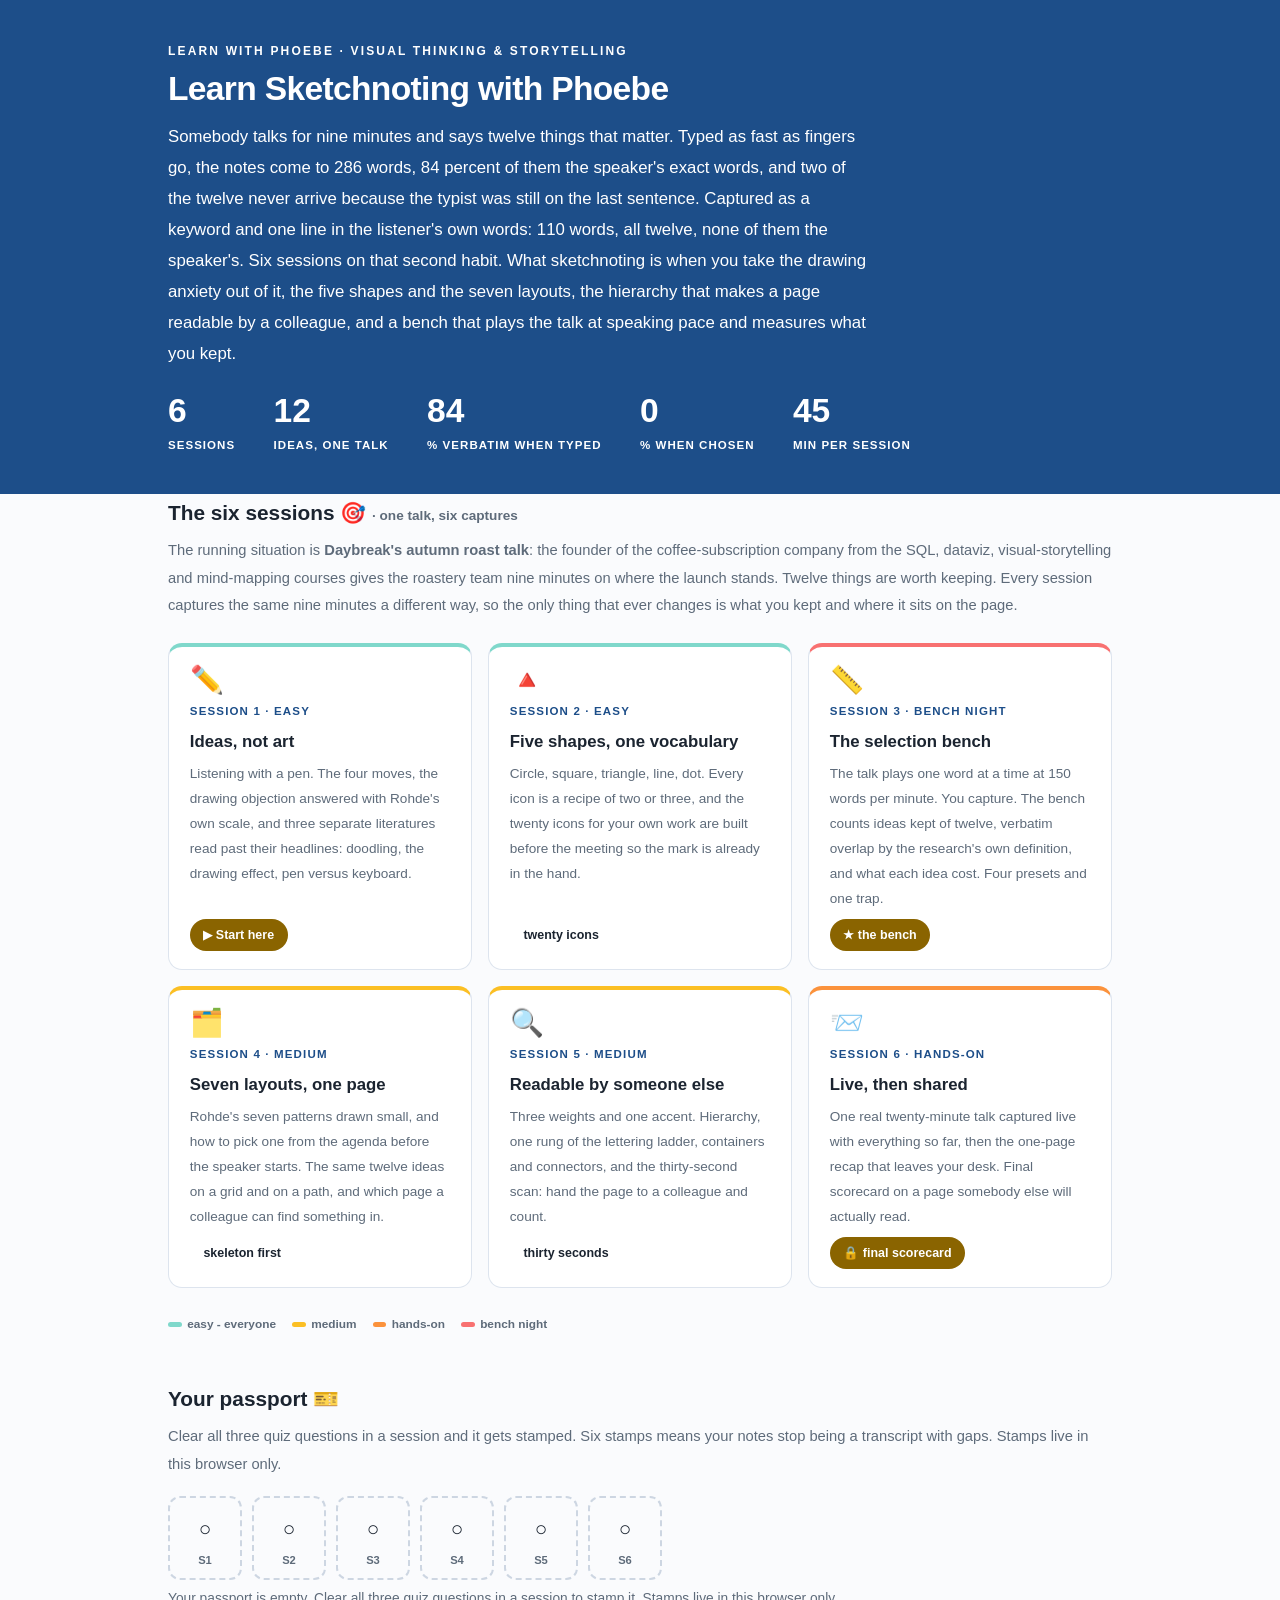
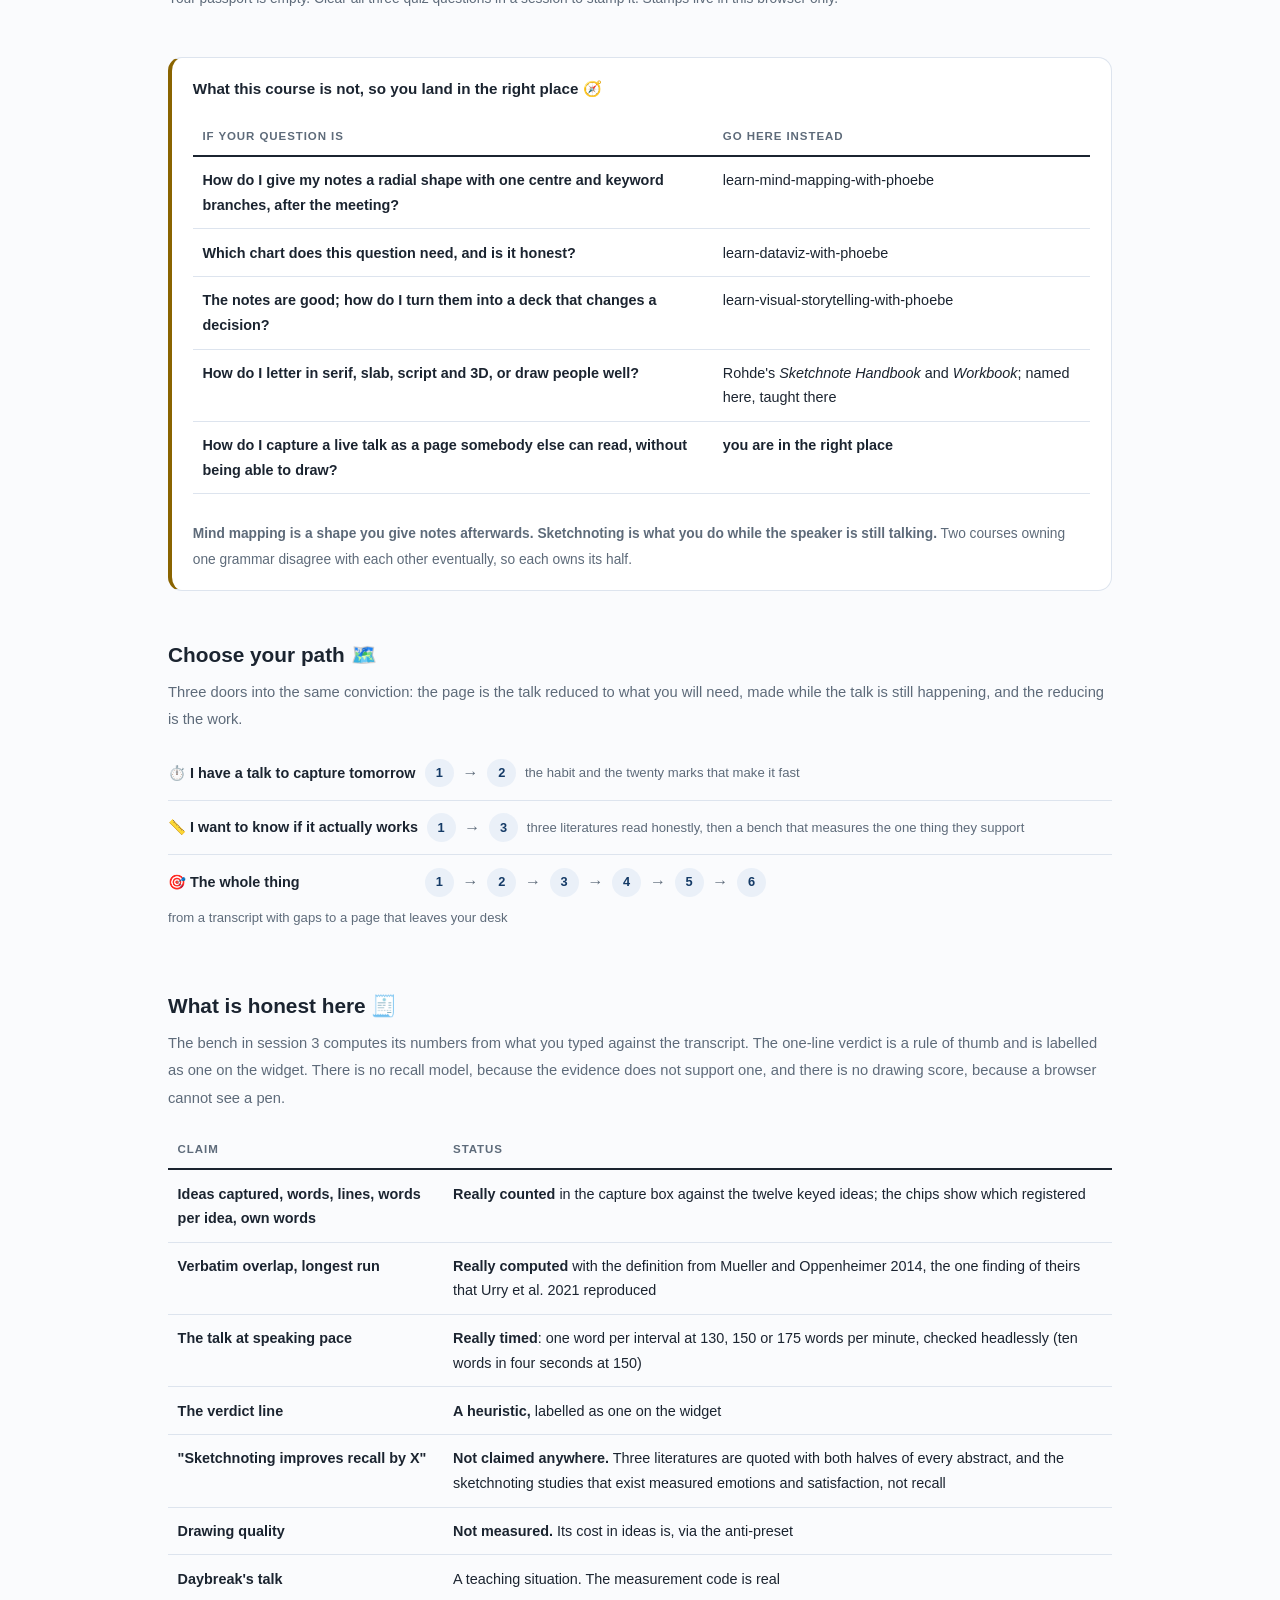
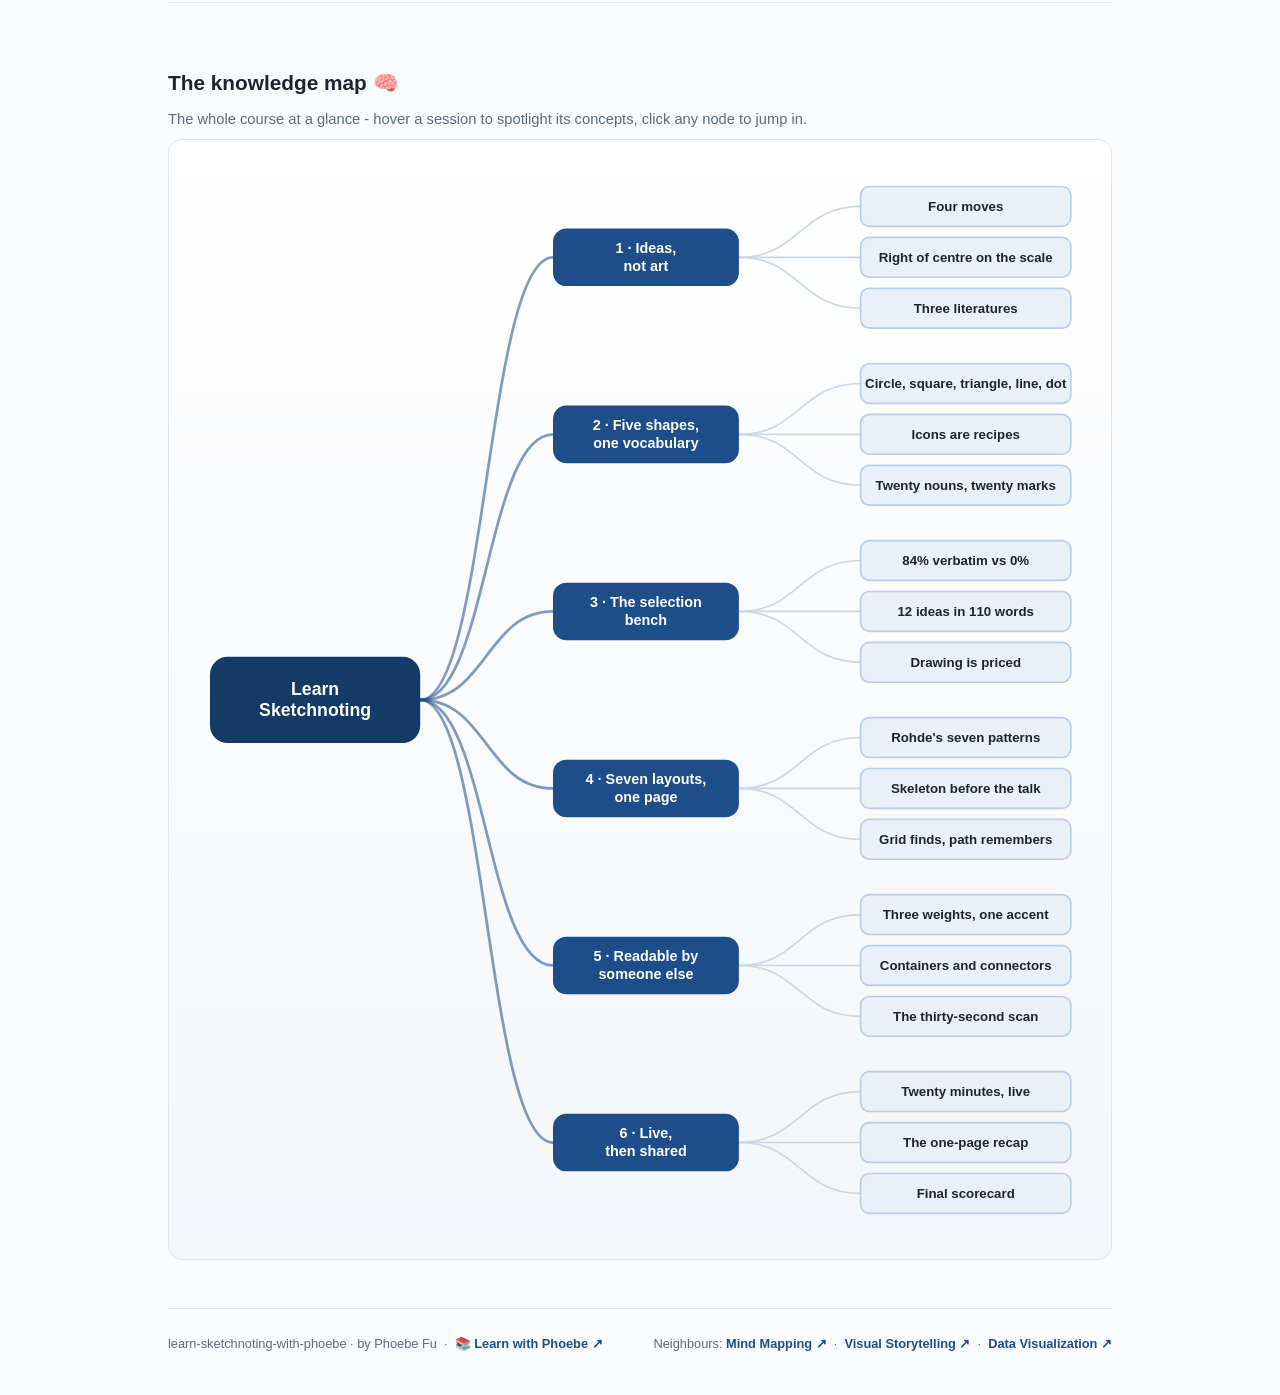
<file: index.html>
<!DOCTYPE html>
<html lang="en">
<head>
<meta charset="UTF-8">
<meta name="viewport" content="width=device-width, initial-scale=1.0">
<!-- social:start -->
<meta name="description" content="Six sessions on listening with a pen: five shapes, seven layouts, the hierarchy that makes a page readable by somebody else, the evidence read honestly, and a bench that plays a real talk at speaking pace and measures what you kept. Free, by Phoebe Fu.">
<meta property="og:type" content="website">
<meta property="og:site_name" content="Learn with Phoebe">
<meta property="og:title" content="Learn Sketchnoting with Phoebe">
<meta property="og:description" content="Typing everything kept 10 of 12 ideas in 286 words, 84 percent of them the speaker's. Choosing kept 12 in 110, none of them. Six sessions on the choosing.">
<meta property="og:url" content="https://phoebefu6.github.io/learn-sketchnoting-with-phoebe/">
<meta property="og:image" content="https://phoebefu6.github.io/learn-sketchnoting-with-phoebe/assets/og-cover.png">
<meta property="og:image:width" content="1200">
<meta property="og:image:height" content="630">
<meta name="twitter:card" content="summary_large_image">
<meta name="twitter:title" content="Learn Sketchnoting with Phoebe">
<meta name="twitter:description" content="Six sessions on listening with a pen, with a bench that plays a real talk and measures what survived.">
<meta name="twitter:image" content="https://phoebefu6.github.io/learn-sketchnoting-with-phoebe/assets/og-cover.png">
<!-- social:end -->
<title>Learn Sketchnoting with Phoebe</title>
<link rel="stylesheet" href="assets/style.css?v=23">
<style>

  .stats-row { display: flex; gap: 2.4rem; margin-top: 1.5rem; flex-wrap: wrap; }
  .stat b { display: block; font-size: 2.1rem; font-weight: 800; line-height: 1.05; font-variant-numeric: tabular-nums; }
  .stat span { font-size: .72rem; opacity: 1; text-transform: uppercase; letter-spacing: .09em; font-weight: 600; }

  .course-grid { display: grid; grid-template-columns: repeat(auto-fit, minmax(17rem, 1fr)); gap: 1rem; margin-top: 1.5rem; }
  .course-card {
    border: 1px solid var(--hairline);
    border-top: 4px solid var(--diff, var(--indigo));
    border-radius: var(--radius);
    padding: 1.2rem 1.3rem 1.1rem;
    display: flex;
    flex-direction: column;
    gap: .5rem;
    text-decoration: none;
    color: var(--ink);
    background: #fff;
    transition: box-shadow .15s ease, border-color .15s ease, transform .15s ease;
    position: relative;
  }
  .course-card:hover { border-color: var(--indigo-soft); border-top-color: var(--diff, var(--indigo)); box-shadow: 0 8px 28px rgba(29,78,137,.14); transform: translateY(-3px); }
  .course-card .cicon { font-size: 1.7rem; line-height: 1; }
  .course-card .cnum { font-size: .72rem; font-weight: 700; color: var(--indigo); text-transform: uppercase; letter-spacing: .1em; }
  .course-card h3 { font-size: 1.05rem; font-weight: 800; line-height: 1.3; }
  .course-card p { font-size: .85rem; color: var(--muted); flex: 1; }
  .course-card .meta { display: flex; gap: .4rem; flex-wrap: wrap; }

  .diff-legend { display: flex; gap: 1rem; margin-top: 1.6rem; font-size: .74rem; color: var(--muted); font-weight: 600; flex-wrap: wrap; }
  .diff-legend i { display: inline-block; width: .85rem; height: .35rem; border-radius: 999px; margin-right: .35rem; vertical-align: middle; }

  .paths { margin-top: 2.6rem; }
  .paths h2 { font-size: 1.3rem; font-weight: 800; margin-bottom: .3rem; }
  .paths .plede { color: var(--muted); font-size: .92rem; margin-bottom: .8rem; }
  .path { display: flex; gap: .55rem; align-items: center; padding: .75rem 0; border-bottom: .5px solid var(--hairline); flex-wrap: wrap; }
  .path:last-child { border-bottom: none; }
  .path b { min-width: 15.5rem; font-size: .9rem; }
  .path .pstep { background: var(--indigo-50); color: var(--indigo-deep); border-radius: 999px; padding: .16rem .68rem; font-weight: 700; font-size: .8rem; text-decoration: none; transition: all .12s ease; }
  .path .pstep:hover { background: var(--indigo); color: #fff; }
  .path .parr { color: var(--muted); font-weight: 700; }

  .mm-section { margin-top: 1.6rem; }
  .mm-section h2 { font-size: 1.3rem; font-weight: 800; margin-bottom: .2rem; }
  .mm-section .mm-lede { color: var(--muted); font-size: .92rem; margin-bottom: .4rem; }
  .mm-wrap { border: 1px solid var(--hairline); border-radius: var(--radius); background: linear-gradient(180deg,#fff,#F3F6FA); padding: .6rem; overflow-x: auto; }
  .mm-svg { width: 100%; height: auto; display: block; max-width: 60rem; margin: 0 auto; min-width: 34rem; }
  .mm-link { cursor: pointer; text-decoration: none; }
  .mm-node rect { transition: opacity .15s ease, filter .15s ease; }
  .mm-node text { pointer-events: none; }
  .mm-link:hover .mm-node rect { filter: brightness(1.06); }
  .mm-edge { transition: opacity .15s ease; }

  .not-this { border: 1px solid var(--hairline); border-left: 4px solid var(--amber); border-radius: var(--radius); background: #fff; padding: 1.1rem 1.3rem; margin-top: 1.2rem; }
  .not-this h3 { font-size: .95rem; font-weight: 800; margin-bottom: .5rem; }
</style>
</head>
<body>

<header class="masthead">
  <div class="wrap">
    <div class="eyebrow">Learn with Phoebe · Visual Thinking &amp; Storytelling</div>
    <h1>Learn <span class="accent">Sketchnoting</span> with Phoebe</h1>
    <p class="sub">Somebody talks for nine minutes and says twelve things that matter. Typed as fast as fingers go, the notes come to 286 words, 84 percent of them the speaker's exact words, and two of the twelve never arrive because the typist was still on the last sentence. Captured as a keyword and one line in the listener's own words: 110 words, all twelve, none of them the speaker's. Six sessions on that second habit. What sketchnoting is when you take the drawing anxiety out of it, the five shapes and the seven layouts, the hierarchy that makes a page readable by a colleague, and a bench that plays the talk at speaking pace and measures what you kept.</p>
    <div class="stats-row">
      <div class="stat"><b data-count="6">6</b><span>sessions</span></div>
      <div class="stat"><b data-count="12">12</b><span>ideas, one talk</span></div>
      <div class="stat"><b data-count="84">84</b><span>% verbatim when typed</span></div>
      <div class="stat"><b data-count="0">0</b><span>% when chosen</span></div>
      <div class="stat"><b data-count="45">45</b><span>min per session</span></div>
    </div>
  </div>
</header>

<main class="wrap">

  <section class="section">
    <div class="paths" style="margin-top:0">
      <h2>The six sessions 🎯 <span style="font-size:.85rem;font-weight:600;color:var(--muted)">· one talk, six captures</span></h2>
      <p class="plede">The running situation is <strong>Daybreak's autumn roast talk</strong>: the founder of the coffee-subscription company from the SQL, dataviz, visual-storytelling and mind-mapping courses gives the roastery team nine minutes on where the launch stands. Twelve things are worth keeping. Every session captures the same nine minutes a different way, so the only thing that ever changes is what you kept and where it sits on the page.</p>
    </div>

    <div class="course-grid">
      <a class="course-card" href="courses/01-ideas-not-art.html" style="--diff:#7FD8CB">
        <span class="cicon">✏️</span>
        <span class="cnum">Session 1 · easy</span>
        <h3>Ideas, not art</h3>
        <p>Listening with a pen. The four moves, the drawing objection answered with Rohde's own scale, and three separate literatures read past their headlines: doodling, the drawing effect, pen versus keyboard.</p>
        <span class="meta"><span class="pill amber">▶ Start here</span></span>
      </a>
      <a class="course-card" href="courses/02-five-shapes-one-vocabulary.html" style="--diff:#7FD8CB">
        <span class="cicon">🔺</span>
        <span class="cnum">Session 2 · easy</span>
        <h3>Five shapes, one vocabulary</h3>
        <p>Circle, square, triangle, line, dot. Every icon is a recipe of two or three, and the twenty icons for your own work are built before the meeting so the mark is already in the hand.</p>
        <span class="meta"><span class="pill">twenty icons</span></span>
      </a>
      <a class="course-card" href="courses/03-the-selection-bench.html" style="--diff:#F87171">
        <span class="cicon">📏</span>
        <span class="cnum">Session 3 · bench night</span>
        <h3>The selection bench</h3>
        <p>The talk plays one word at a time at 150 words per minute. You capture. The bench counts ideas kept of twelve, verbatim overlap by the research's own definition, and what each idea cost. Four presets and one trap.</p>
        <span class="meta"><span class="pill amber">★ the bench</span></span>
      </a>
      <a class="course-card" href="courses/04-seven-layouts-one-page.html" style="--diff:#FBBF24">
        <span class="cicon">🗂️</span>
        <span class="cnum">Session 4 · medium</span>
        <h3>Seven layouts, one page</h3>
        <p>Rohde's seven patterns drawn small, and how to pick one from the agenda before the speaker starts. The same twelve ideas on a grid and on a path, and which page a colleague can find something in.</p>
        <span class="meta"><span class="pill">skeleton first</span></span>
      </a>
      <a class="course-card" href="courses/05-readable-by-someone-else.html" style="--diff:#FBBF24">
        <span class="cicon">🔍</span>
        <span class="cnum">Session 5 · medium</span>
        <h3>Readable by someone else</h3>
        <p>Three weights and one accent. Hierarchy, one rung of the lettering ladder, containers and connectors, and the thirty-second scan: hand the page to a colleague and count.</p>
        <span class="meta"><span class="pill">thirty seconds</span></span>
      </a>
      <a class="course-card" href="courses/06-live-then-shared.html" style="--diff:#FB923C">
        <span class="cicon">📨</span>
        <span class="cnum">Session 6 · hands-on</span>
        <h3>Live, then shared</h3>
        <p>One real twenty-minute talk captured live with everything so far, then the one-page recap that leaves your desk. Final scorecard on a page somebody else will actually read.</p>
        <span class="meta"><span class="pill amber">🔒 final scorecard</span></span>
      </a>
    </div>

    <div class="diff-legend">
      <span><i style="background:#7FD8CB"></i>easy - everyone</span>
      <span><i style="background:#FBBF24"></i>medium</span>
      <span><i style="background:#FB923C"></i>hands-on</span>
      <span><i style="background:#F87171"></i>bench night</span>
    </div>
  </section>

  <section class="section">
    <div class="paths" style="margin-top:0">
      <h2>Your passport 🎫</h2>
      <p class="plede">Clear all three quiz questions in a session and it gets stamped. Six stamps means your notes stop being a transcript with gaps. Stamps live in this browser only.</p>
    </div>
    <div class="pp-strip"></div>
  </section>

  <section class="section">
    <div class="not-this">
      <h3>What this course is not, so you land in the right place 🧭</h3>
      <table class="clean">
        <tr><th>If your question is</th><th>Go here instead</th></tr>
        <tr><td>How do I give my notes a radial shape with one centre and keyword branches, after the meeting?</td><td><span class="mono">learn-mind-mapping-with-phoebe</span></td></tr>
        <tr><td>Which chart does this question need, and is it honest?</td><td><span class="mono">learn-dataviz-with-phoebe</span></td></tr>
        <tr><td>The notes are good; how do I turn them into a deck that changes a decision?</td><td><span class="mono">learn-visual-storytelling-with-phoebe</span></td></tr>
        <tr><td>How do I letter in serif, slab, script and 3D, or draw people well?</td><td>Rohde's <em>Sketchnote Handbook</em> and <em>Workbook</em>; named here, taught there</td></tr>
        <tr><td><strong>How do I capture a live talk as a page somebody else can read, without being able to draw?</strong></td><td><strong>you are in the right place</strong></td></tr>
      </table>
      <p style="margin-top:.7rem;font-size:.86rem;color:var(--muted)"><strong>Mind mapping is a shape you give notes afterwards. Sketchnoting is what you do while the speaker is still talking.</strong> Two courses owning one grammar disagree with each other eventually, so each owns its half.</p>
    </div>
  </section>

  <section class="section">
    <div class="paths">
      <h2>Choose your path 🗺️</h2>
      <p class="plede">Three doors into the same conviction: the page is the talk reduced to what you will need, made while the talk is still happening, and the reducing is the work.</p>
      <div class="path"><b>⏱️ I have a talk to capture tomorrow</b>
        <a class="pstep" href="courses/01-ideas-not-art.html">1</a><span class="parr">→</span>
        <a class="pstep" href="courses/02-five-shapes-one-vocabulary.html">2</a>
        <span style="font-size:.82rem;color:var(--muted)">the habit and the twenty marks that make it fast</span>
      </div>
      <div class="path"><b>📏 I want to know if it actually works</b>
        <a class="pstep" href="courses/01-ideas-not-art.html">1</a><span class="parr">→</span>
        <a class="pstep" href="courses/03-the-selection-bench.html">3</a>
        <span style="font-size:.82rem;color:var(--muted)">three literatures read honestly, then a bench that measures the one thing they support</span>
      </div>
      <div class="path"><b>🎯 The whole thing</b>
        <a class="pstep" href="courses/01-ideas-not-art.html">1</a><span class="parr">→</span>
        <a class="pstep" href="courses/02-five-shapes-one-vocabulary.html">2</a><span class="parr">→</span>
        <a class="pstep" href="courses/03-the-selection-bench.html">3</a><span class="parr">→</span>
        <a class="pstep" href="courses/04-seven-layouts-one-page.html">4</a><span class="parr">→</span>
        <a class="pstep" href="courses/05-readable-by-someone-else.html">5</a><span class="parr">→</span>
        <a class="pstep" href="courses/06-live-then-shared.html">6</a>
        <span style="font-size:.82rem;color:var(--muted)">from a transcript with gaps to a page that leaves your desk</span>
      </div>
    </div>
  </section>

  <section class="section">
    <div class="paths" style="margin-top:0">
      <h2>What is honest here 🧾</h2>
      <p class="plede">The bench in session 3 computes its numbers from what you typed against the transcript. The one-line verdict is a rule of thumb and is labelled as one on the widget. There is no recall model, because the evidence does not support one, and there is no drawing score, because a browser cannot see a pen.</p>
    </div>
    <table class="clean">
      <tr><th>Claim</th><th>Status</th></tr>
      <tr><td>Ideas captured, words, lines, words per idea, own words</td><td><strong>Really counted</strong> in the capture box against the twelve keyed ideas; the chips show which registered</td></tr>
      <tr><td>Verbatim overlap, longest run</td><td><strong>Really computed</strong> with the definition from Mueller and Oppenheimer 2014, the one finding of theirs that Urry et al. 2021 reproduced</td></tr>
      <tr><td>The talk at speaking pace</td><td><strong>Really timed</strong>: one word per interval at 130, 150 or 175 words per minute, checked headlessly (ten words in four seconds at 150)</td></tr>
      <tr><td>The verdict line</td><td><strong>A heuristic,</strong> labelled as one on the widget</td></tr>
      <tr><td>"Sketchnoting improves recall by X"</td><td><strong>Not claimed anywhere.</strong> Three literatures are quoted with both halves of every abstract, and the sketchnoting studies that exist measured emotions and satisfaction, not recall</td></tr>
      <tr><td>Drawing quality</td><td><strong>Not measured.</strong> Its cost in ideas is, via the anti-preset</td></tr>
      <tr><td>Daybreak's talk</td><td>A teaching situation. The measurement code is real</td></tr>
    </table>
  </section>

  <section class="section mm-section">
    <h2>The knowledge map 🧠</h2>
    <p class="mm-lede">The whole course at a glance - hover a session to spotlight its concepts, click any node to jump in.</p>
    <div class="mm-wrap"><div id="mindmap"></div></div>
  </section>

  <footer class="pagefoot">
    <span>learn-sketchnoting-with-phoebe · by Phoebe Fu &nbsp;·&nbsp; 📚 <a href="https://phoebefu6.github.io/learn-with-phoebe/">Learn with Phoebe ↗</a></span>
    <span>Neighbours: <a href="https://phoebefu6.github.io/learn-mind-mapping-with-phoebe/">Mind Mapping ↗</a> &nbsp;·&nbsp; <a href="https://phoebefu6.github.io/learn-visual-storytelling-with-phoebe/">Visual Storytelling ↗</a> &nbsp;·&nbsp; <a href="https://phoebefu6.github.io/learn-dataviz-with-phoebe/">Data Visualization ↗</a></span>
  </footer>

</main>

<script>
window.MINDMAP_DATA = {
  title: "Learn\nSketchnoting",
  centerColor: "#143A66",
  sessions: [
    { label: "Ideas,\nnot art", href: "courses/01-ideas-not-art.html", color: "#7FD8CB",
      concepts: [
        { label: "Four moves", href: "courses/01-ideas-not-art.html" },
        { label: "Right of centre on the scale", href: "courses/01-ideas-not-art.html" },
        { label: "Three literatures", href: "courses/01-ideas-not-art.html" } ] },
    { label: "Five shapes,\none vocabulary", href: "courses/02-five-shapes-one-vocabulary.html", color: "#7FD8CB",
      concepts: [
        { label: "Circle, square, triangle, line, dot", href: "courses/02-five-shapes-one-vocabulary.html" },
        { label: "Icons are recipes", href: "courses/02-five-shapes-one-vocabulary.html" },
        { label: "Twenty nouns, twenty marks", href: "courses/02-five-shapes-one-vocabulary.html" } ] },
    { label: "The selection\nbench", href: "courses/03-the-selection-bench.html", color: "#F87171",
      concepts: [
        { label: "84% verbatim vs 0%", href: "courses/03-the-selection-bench.html" },
        { label: "12 ideas in 110 words", href: "courses/03-the-selection-bench.html" },
        { label: "Drawing is priced", href: "courses/03-the-selection-bench.html" } ] },
    { label: "Seven layouts,\none page", href: "courses/04-seven-layouts-one-page.html", color: "#FBBF24",
      concepts: [
        { label: "Rohde's seven patterns", href: "courses/04-seven-layouts-one-page.html" },
        { label: "Skeleton before the talk", href: "courses/04-seven-layouts-one-page.html" },
        { label: "Grid finds, path remembers", href: "courses/04-seven-layouts-one-page.html" } ] },
    { label: "Readable by\nsomeone else", href: "courses/05-readable-by-someone-else.html", color: "#FBBF24",
      concepts: [
        { label: "Three weights, one accent", href: "courses/05-readable-by-someone-else.html" },
        { label: "Containers and connectors", href: "courses/05-readable-by-someone-else.html" },
        { label: "The thirty-second scan", href: "courses/05-readable-by-someone-else.html" } ] },
    { label: "Live,\nthen shared", href: "courses/06-live-then-shared.html", color: "#FB923C",
      concepts: [
        { label: "Twenty minutes, live", href: "courses/06-live-then-shared.html" },
        { label: "The one-page recap", href: "courses/06-live-then-shared.html" },
        { label: "Final scorecard", href: "courses/06-live-then-shared.html" } ] }
  ]
};
</script>
<script src="assets/mindmap.js?v=1"></script>
<script src="assets/app.js?v=20"></script>
</body>
</html>
</file>
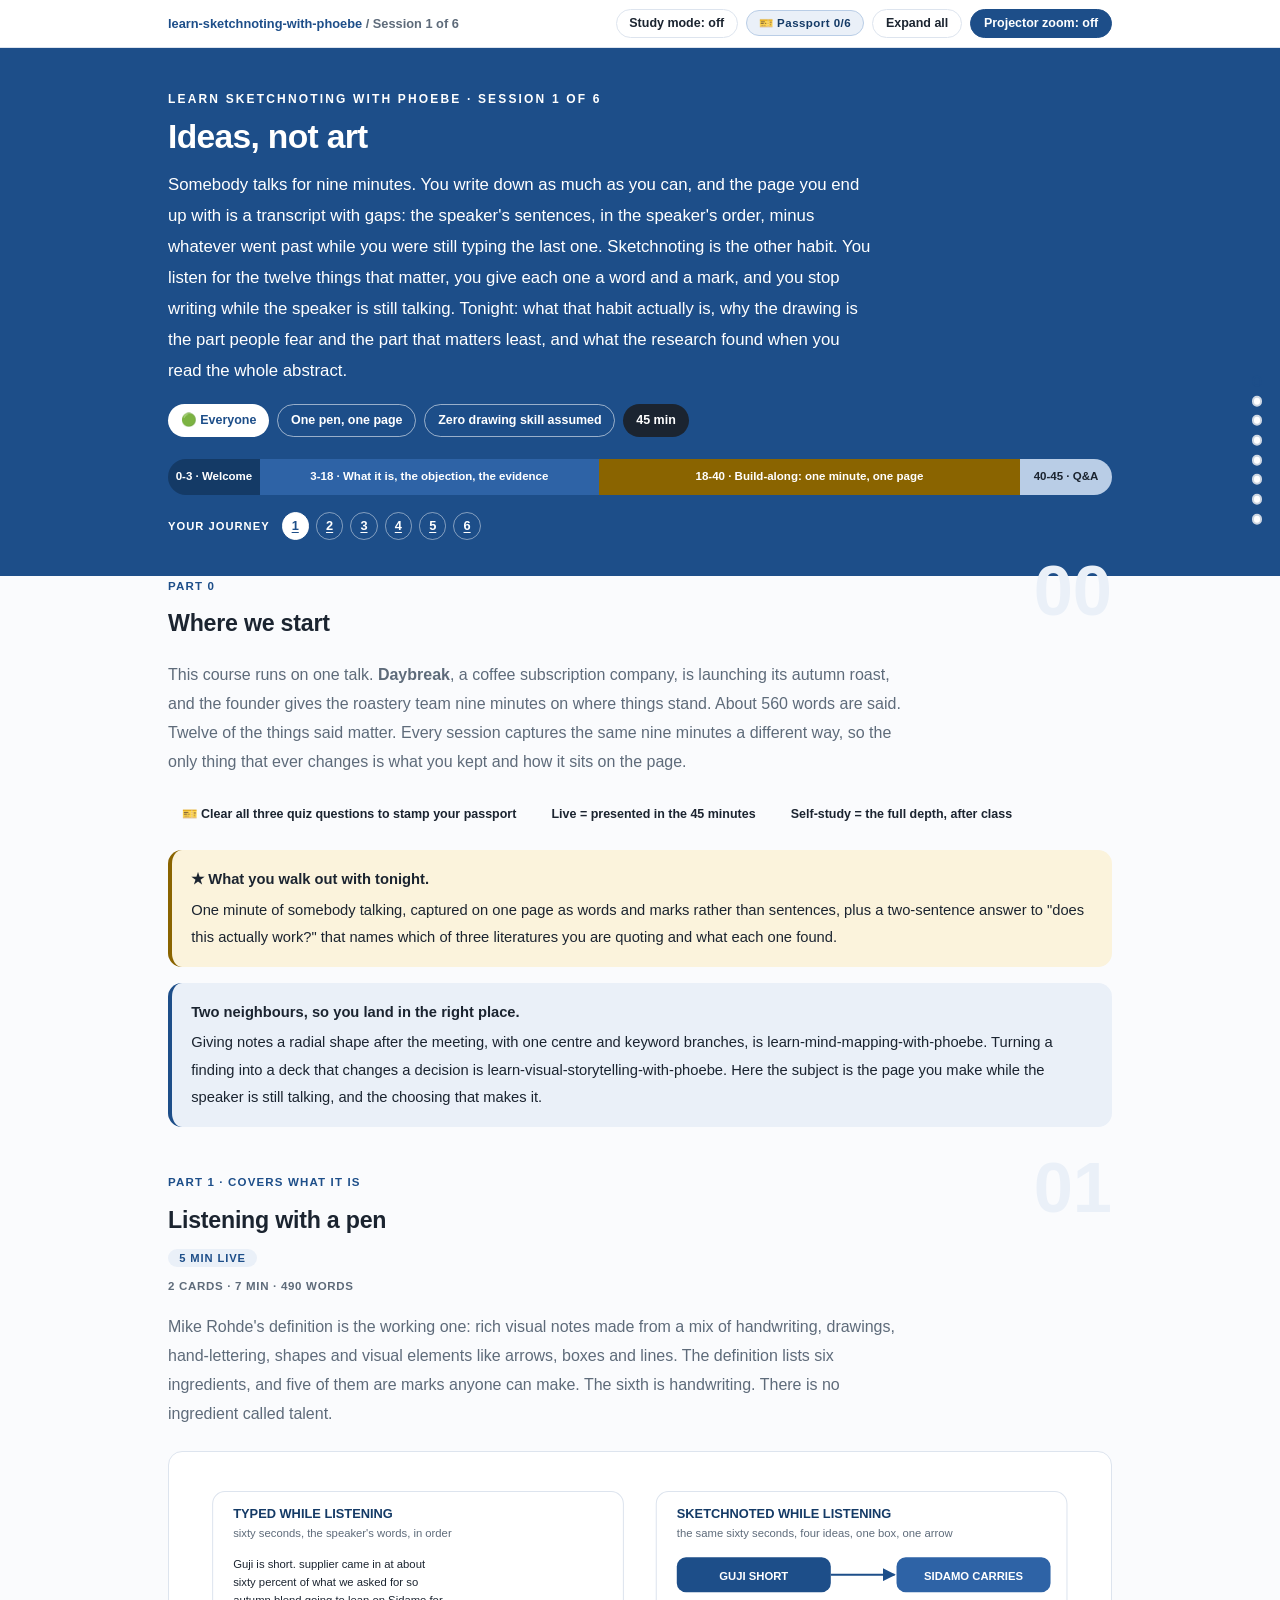
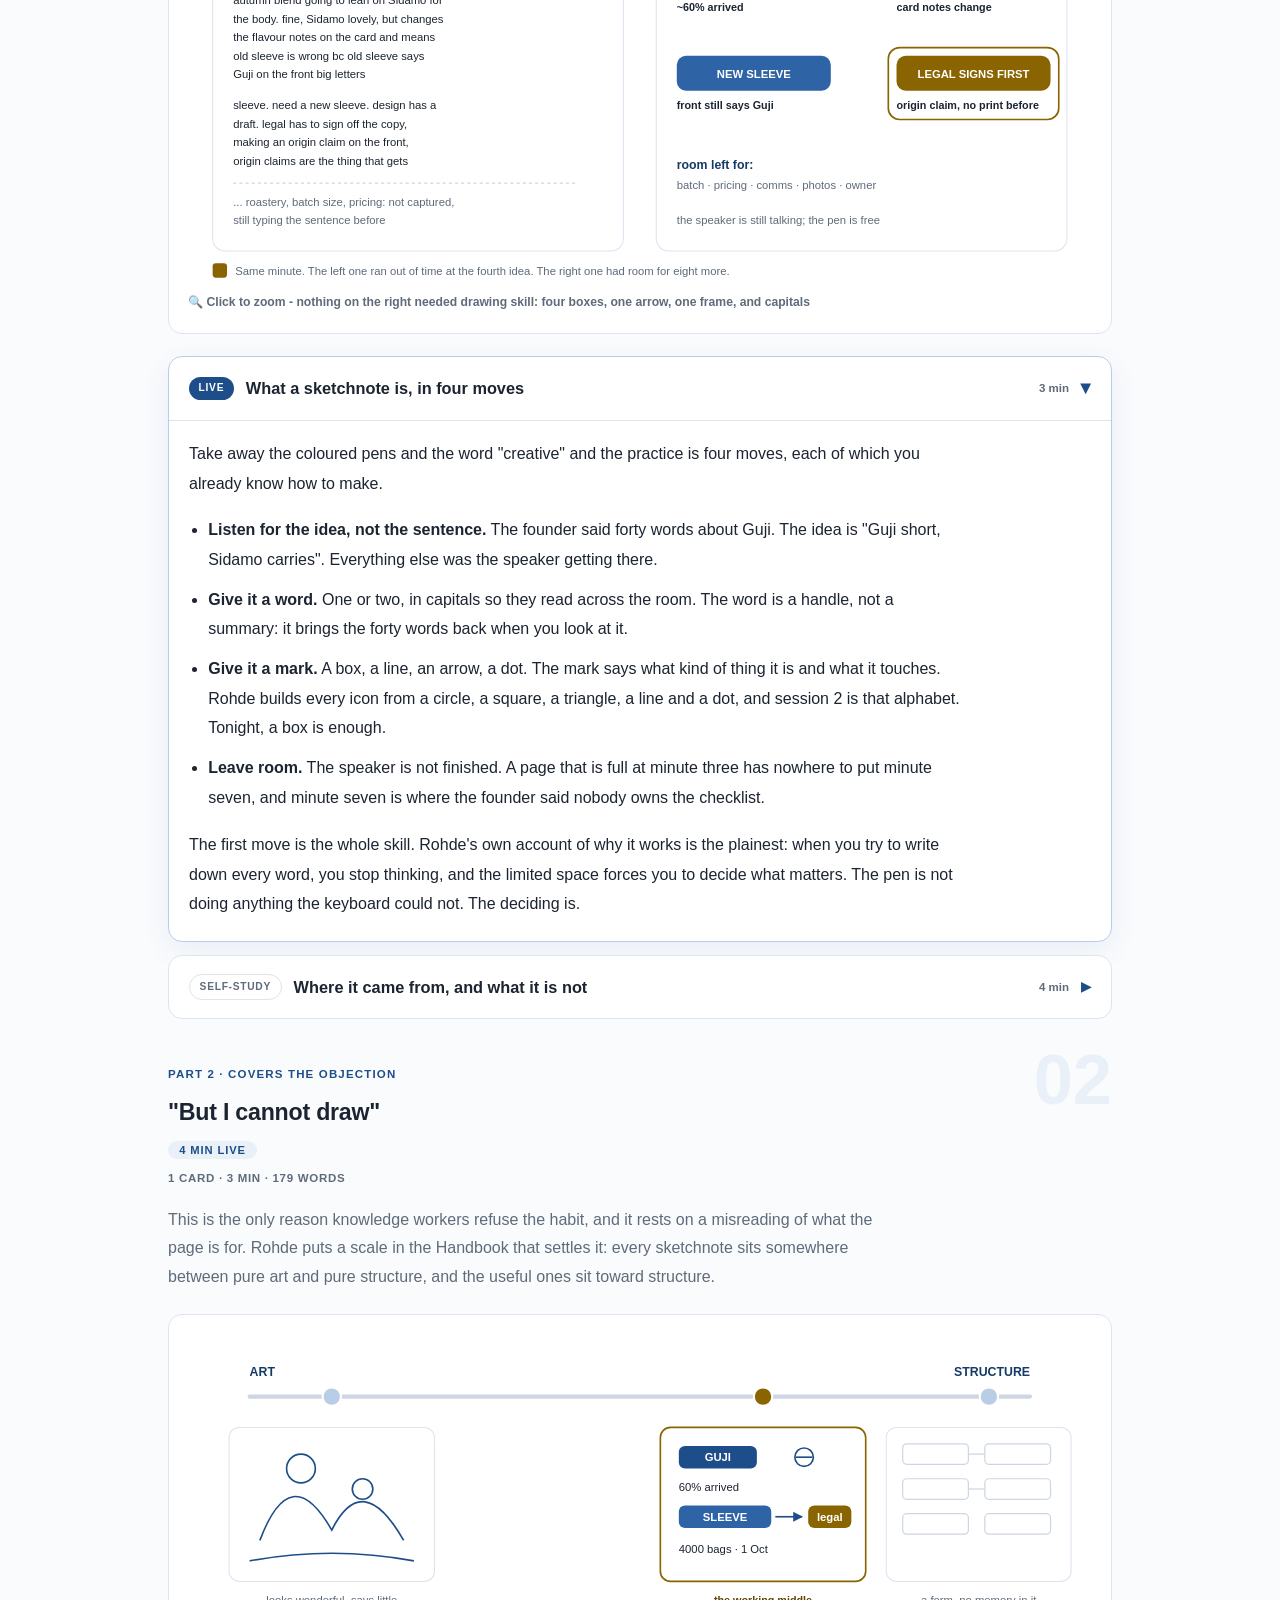
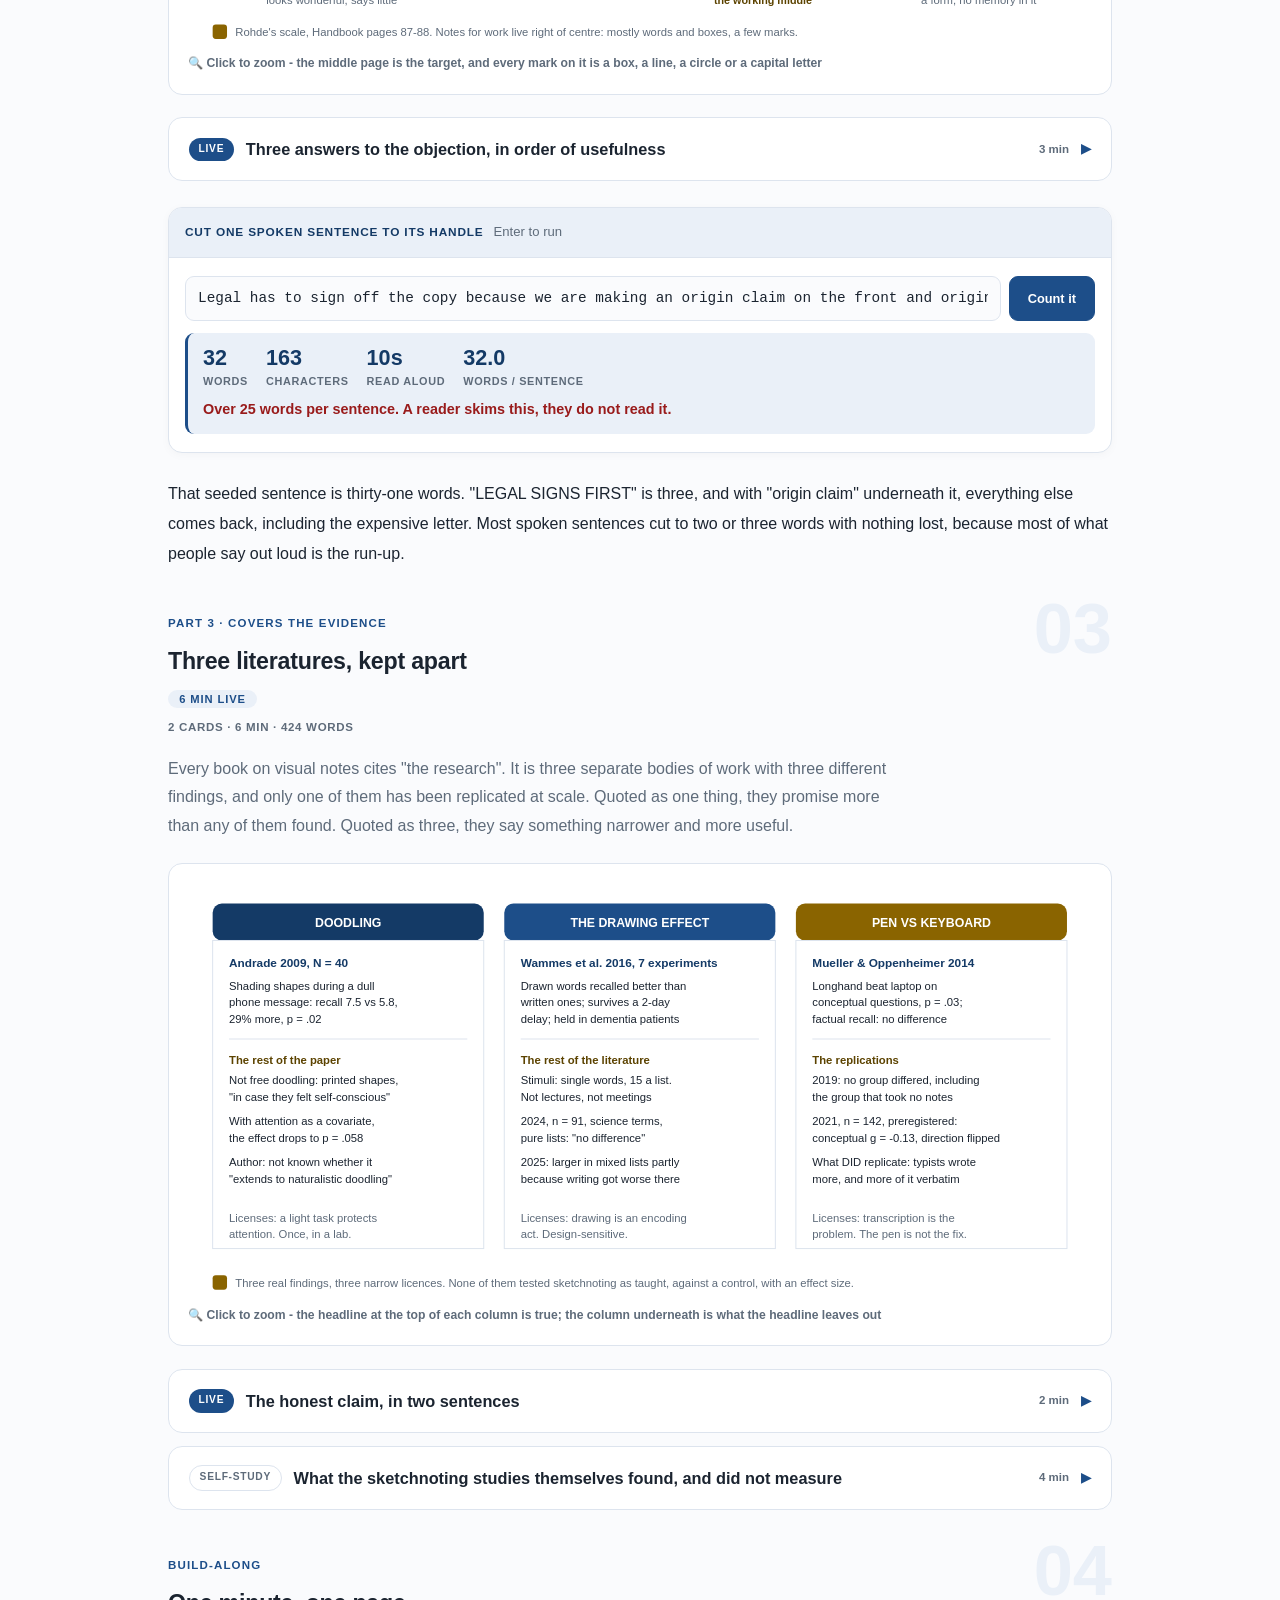
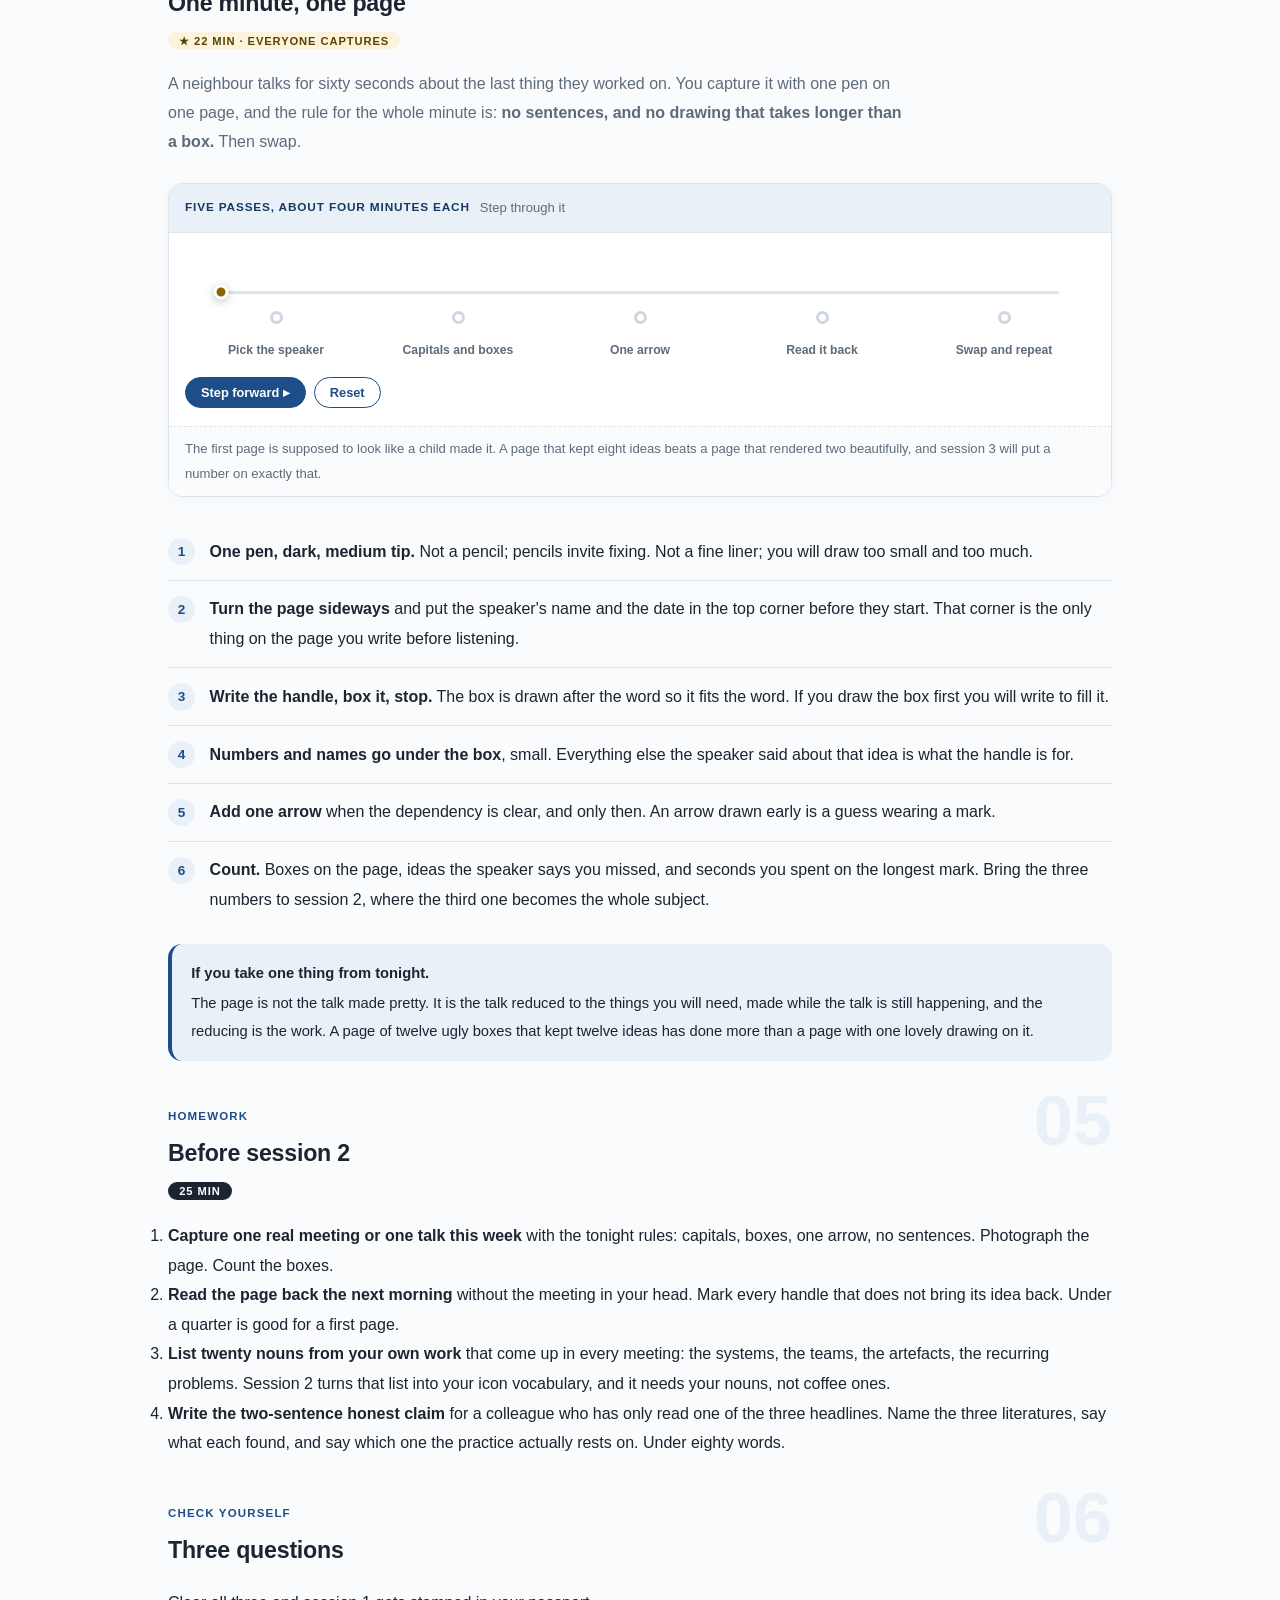
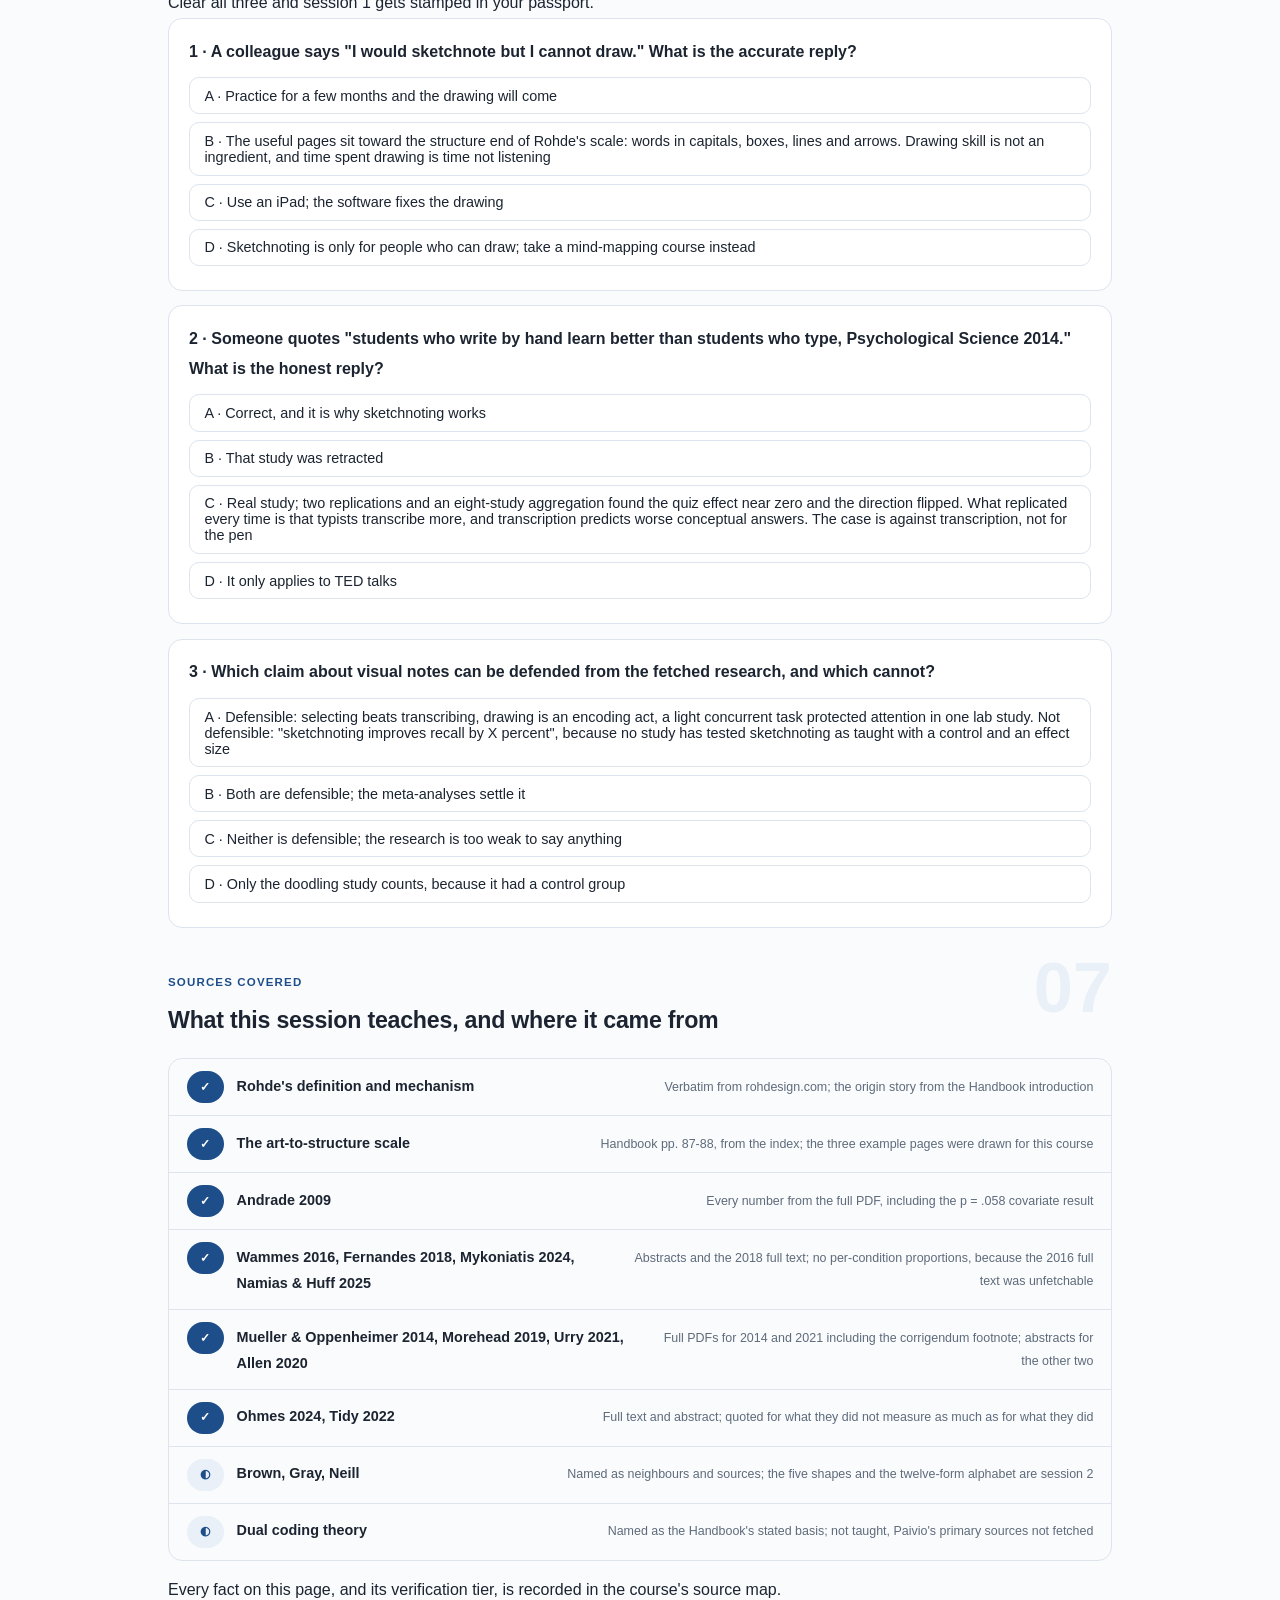
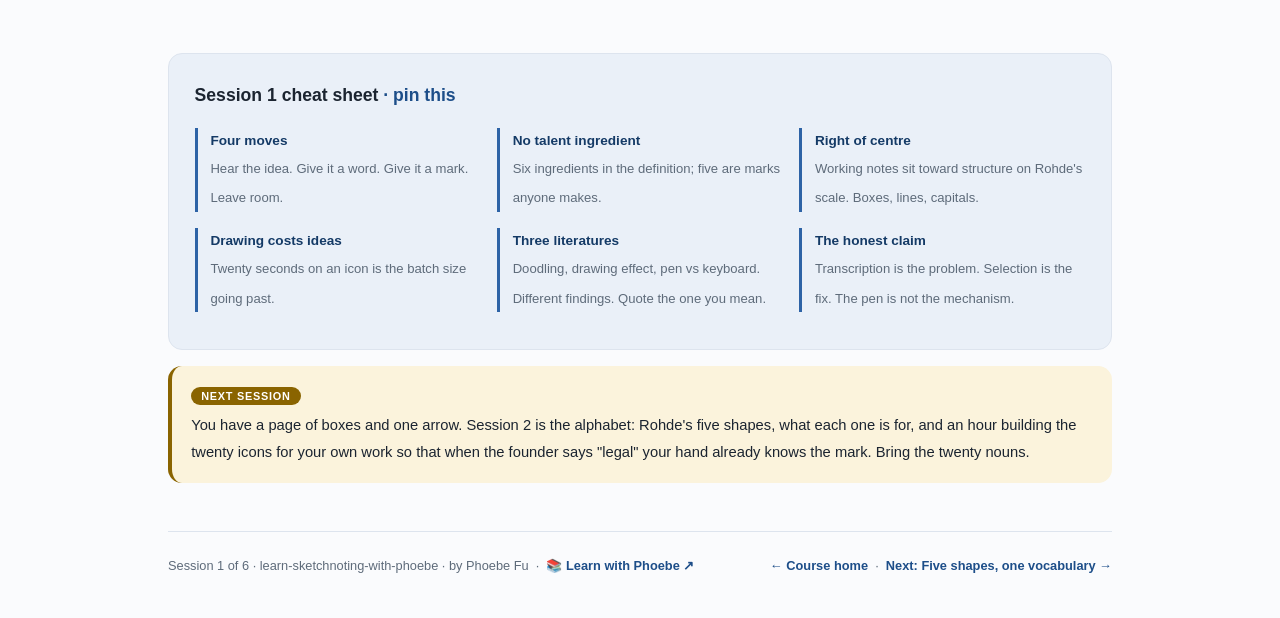
<file: courses/01-ideas-not-art.html>
<!DOCTYPE html>
<html lang="en">
<head>
<meta charset="UTF-8">
<meta name="viewport" content="width=device-width, initial-scale=1.0">
<!-- social:start -->
<meta name="description" content="Session 1 of 6. Sketchnoting is listening with a pen. What it is, why the drawing is the part that matters least, and what three separate literatures actually found when you read past the headline.">
<meta property="og:type" content="article">
<meta property="og:site_name" content="Learn with Phoebe">
<meta property="og:title" content="Ideas, not art - learn sketchnoting with phoebe">
<meta property="og:description" content="Session 1 of 6. You do not need to draw. You need to choose. The evidence, read honestly, says the choosing is where the effect lives.">
<meta property="og:url" content="https://phoebefu6.github.io/learn-sketchnoting-with-phoebe/courses/01-ideas-not-art.html">
<meta property="og:image" content="https://phoebefu6.github.io/learn-sketchnoting-with-phoebe/assets/og-cover.png">
<meta property="og:image:width" content="1200">
<meta property="og:image:height" content="630">
<meta name="twitter:card" content="summary_large_image">
<meta name="twitter:title" content="Ideas, not art - learn sketchnoting with phoebe">
<meta name="twitter:description" content="Session 1 of 6. What sketchnoting is, the drawing objection answered, three literatures kept apart.">
<meta name="twitter:image" content="https://phoebefu6.github.io/learn-sketchnoting-with-phoebe/assets/og-cover.png">
<!-- social:end -->
<title>Session 1 · Ideas, not art - learn sketchnoting with phoebe</title>
<link rel="stylesheet" href="../assets/style.css?v=22">
</head>
<body>

<div class="toolbar">
  <div class="wrap">
    <span class="crumb"><a href="../index.html">learn-sketchnoting-with-phoebe</a> / Session 1 of 6</span>
    <button class="btn" id="toggle-all" type="button">Expand all</button>
    <button class="btn primary" id="zoom-toggle" type="button">Projector zoom: off</button>
  </div>
</div>

<header class="masthead">
  <div class="wrap">
    <div class="eyebrow">Learn Sketchnoting with Phoebe · Session 1 of 6</div>
    <h1>Ideas, <span class="accent">not art</span></h1>
    <p class="sub">Somebody talks for nine minutes. You write down as much as you can, and the page you end up with is a transcript with gaps: the speaker's sentences, in the speaker's order, minus whatever went past while you were still typing the last one. Sketchnoting is the other habit. You listen for the twelve things that matter, you give each one a word and a mark, and you stop writing while the speaker is still talking. Tonight: what that habit actually is, why the drawing is the part people fear and the part that matters least, and what the research found when you read the whole abstract.</p>
    <div class="chip-row">
      <span class="chip level">🟢 Everyone</span>
      <span class="chip audience">One pen, one page</span>
      <span class="chip audience">Zero drawing skill assumed</span>
      <span class="chip time">45 min</span>
    </div>
    <div class="agenda">
      <span class="a1" style="flex:1">0-3 · Welcome</span>
      <span class="a2" style="flex:4">3-18 · What it is, the objection, the evidence</span>
      <span class="a3" style="flex:5">18-40 · Build-along: one minute, one page</span>
      <span class="a4" style="flex:1">40-45 · Q&amp;A</span>
    </div>
  </div>
</header>

<main class="wrap">

  <section class="section" id="intro">
    <div class="section-kicker">
      <span class="klabel">Part 0</span>
      <h2>Where we start</h2>
    </div>
    <p class="lede">This course runs on one talk. <strong>Daybreak</strong>, a coffee subscription company, is launching its autumn roast, and the founder gives the roastery team nine minutes on where things stand. About 560 words are said. Twelve of the things said matter. Every session captures the same nine minutes a different way, so the only thing that ever changes is what you kept and how it sits on the page.</p>

    <div class="legend">
      <span class="pill">🎫 Clear all three quiz questions to stamp your passport</span>
      <span class="pill">Live = presented in the 45 minutes</span>
      <span class="pill">Self-study = the full depth, after class</span>
    </div>

    <div class="callout win">
      <p><strong>★ What you walk out with tonight.</strong> One minute of somebody talking, captured on one page as words and marks rather than sentences, plus a two-sentence answer to "does this actually work?" that names which of three literatures you are quoting and what each one found.</p>
    </div>

    <div class="callout tip">
      <p><strong>Two neighbours, so you land in the right place.</strong> Giving notes a radial shape after the meeting, with one centre and keyword branches, is <span class="mono">learn-mind-mapping-with-phoebe</span>. Turning a finding into a deck that changes a decision is <span class="mono">learn-visual-storytelling-with-phoebe</span>. Here the subject is the page you make while the speaker is still talking, and the choosing that makes it.</p>
    </div>
  </section>

  <section class="section" id="part-1">
    <div class="section-kicker">
      <span class="klabel">Part 1 · covers what it is</span>
      <h2>Listening with a pen</h2>
      <span class="tag concept">5 min live</span>
    </div>
    <p class="lede">Mike Rohde's definition is the working one: rich visual notes made from a mix of handwriting, drawings, hand-lettering, shapes and visual elements like arrows, boxes and lines. The definition lists six ingredients, and five of them are marks anyone can make. The sixth is handwriting. There is no ingredient called talent.</p>

    <figure class="zoomable">
      <svg viewBox="0 0 880 400" xmlns="http://www.w3.org/2000/svg" role="img" aria-label="The same sixty seconds of the founder's talk shown twice: as a transcript with gaps on the left, and as a sketchnote page with four keyword blocks, one box and one arrow on the right">
        <style>
          .s1aH { font: 800 12.5px Inter, sans-serif; fill: #143A66; }
          .s1aB { font: 400 11px Inter, sans-serif; fill: #1B2430; }
          .s1aN { font: 400 11px Inter, sans-serif; fill: #5E6B7A; }
          .s1aW { font: 700 11px Inter, sans-serif; fill: #FFFFFF; }
          .s1aK { font: 800 12px Inter, sans-serif; fill: #143A66; }
          .s1aS { font: 600 10.5px Inter, sans-serif; fill: #1B2430; }
          .s1aE { fill: none; stroke: #1D4E89; stroke-width: 1.8; }
          .s1aG { fill: none; stroke: #CDD6E2; stroke-width: 1.2; stroke-dasharray: 3 3; }
        </style>
        <defs>
          <marker id="s1a-arr" viewBox="0 0 10 10" refX="9" refY="5" markerWidth="7" markerHeight="7" orient="auto-start-reverse">
            <path d="M0 0 L10 5 L0 10 z" fill="#1D4E89"/>
          </marker>
        </defs>

        <rect x="24" y="20" width="400" height="350" rx="12" fill="#FFFFFF" stroke="#DDE4EE"/>
        <text class="s1aH" x="44" y="46">TYPED WHILE LISTENING</text>
        <text class="s1aN" x="44" y="64">sixty seconds, the speaker's words, in order</text>
        <text class="s1aB" x="44" y="94">Guji is short. supplier came in at about</text>
        <text class="s1aB" x="44" y="112">sixty percent of what we asked for so</text>
        <text class="s1aB" x="44" y="130">autumn blend going to lean on Sidamo for</text>
        <text class="s1aB" x="44" y="148">the body. fine, Sidamo lovely, but changes</text>
        <text class="s1aB" x="44" y="166">the flavour notes on the card and means</text>
        <text class="s1aB" x="44" y="184">old sleeve is wrong bc old sleeve says</text>
        <text class="s1aB" x="44" y="202">Guji on the front big letters</text>
        <text class="s1aB" x="44" y="232">sleeve. need a new sleeve. design has a</text>
        <text class="s1aB" x="44" y="250">draft. legal has to sign off the copy,</text>
        <text class="s1aB" x="44" y="268">making an origin claim on the front,</text>
        <text class="s1aB" x="44" y="286">origin claims are the thing that gets</text>
        <line class="s1aG" x1="44" y1="304" x2="380" y2="304"/>
        <text class="s1aN" x="44" y="326">... roastery, batch size, pricing: not captured,</text>
        <text class="s1aN" x="44" y="344">still typing the sentence before</text>

        <rect x="456" y="20" width="400" height="350" rx="12" fill="#FFFFFF" stroke="#DDE4EE"/>
        <text class="s1aH" x="476" y="46">SKETCHNOTED WHILE LISTENING</text>
        <text class="s1aN" x="476" y="64">the same sixty seconds, four ideas, one box, one arrow</text>

        <rect x="476" y="84" width="150" height="34" rx="9" fill="#1D4E89"/>
        <text class="s1aW" x="551" y="106" text-anchor="middle">GUJI SHORT</text>
        <text class="s1aS" x="476" y="136">~60% arrived</text>

        <rect x="690" y="84" width="150" height="34" rx="9" fill="#2E63A6"/>
        <text class="s1aW" x="765" y="106" text-anchor="middle">SIDAMO CARRIES</text>
        <text class="s1aS" x="690" y="136">card notes change</text>
        <path class="s1aE" d="M626 101 L688 101" marker-end="url(#s1a-arr)"/>

        <rect x="476" y="180" width="150" height="34" rx="9" fill="#2E63A6"/>
        <text class="s1aW" x="551" y="202" text-anchor="middle">NEW SLEEVE</text>
        <text class="s1aS" x="476" y="232">front still says Guji</text>

        <rect x="690" y="180" width="150" height="34" rx="9" fill="#8A6400"/>
        <text class="s1aW" x="765" y="202" text-anchor="middle">LEGAL SIGNS FIRST</text>
        <text class="s1aS" x="690" y="232">origin claim, no print before</text>
        <rect x="682" y="172" width="166" height="70" rx="11" fill="none" stroke="#8A6400" stroke-width="1.6"/>

        <text class="s1aK" x="476" y="290">room left for:</text>
        <text class="s1aN" x="476" y="310">batch · pricing · comms · photos · owner</text>
        <text class="s1aN" x="476" y="344">the speaker is still talking; the pen is free</text>

        <rect x="24" y="382" width="14" height="14" rx="3" fill="#8A6400"/>
        <text class="s1aN" x="46" y="393">Same minute. The left one ran out of time at the fourth idea. The right one had room for eight more.</text>
      </svg>
      <figcaption>🔍 Click to zoom - nothing on the right needed drawing skill: four boxes, one arrow, one frame, and capitals</figcaption>
    </figure>

    <details class="card" open>
      <summary><span class="mode live">Live</span>What a sketchnote is, in four moves<span class="mini">3 min</span><span class="caret">▶</span></summary>
      <div class="body">
        <p>Take away the coloured pens and the word "creative" and the practice is four moves, each of which you already know how to make.</p>
        <ul>
          <li><strong>Listen for the idea, not the sentence.</strong> The founder said forty words about Guji. The idea is "Guji short, Sidamo carries". Everything else was the speaker getting there.</li>
          <li><strong>Give it a word.</strong> One or two, in capitals so they read across the room. The word is a handle, not a summary: it brings the forty words back when you look at it.</li>
          <li><strong>Give it a mark.</strong> A box, a line, an arrow, a dot. The mark says what kind of thing it is and what it touches. Rohde builds every icon from a circle, a square, a triangle, a line and a dot, and session 2 is that alphabet. Tonight, a box is enough.</li>
          <li><strong>Leave room.</strong> The speaker is not finished. A page that is full at minute three has nowhere to put minute seven, and minute seven is where the founder said nobody owns the checklist.</li>
        </ul>
        <p>The first move is the whole skill. Rohde's own account of why it works is the plainest: when you try to write down every word, you stop thinking, and the limited space forces you to decide what matters. The pen is not doing anything the keyboard could not. The deciding is.</p>
      </div>
    </details>

    <details class="card">
      <summary><span class="mode self">Self-study</span>Where it came from, and what it is not<span class="mini">4 min</span><span class="caret">▶</span></summary>
      <div class="body">
        <p>The name is Mike Rohde's. In the winter of 2006 his conference notes had become, in his words, "a fanatically detailed, text-only death march." In January 2007, at a Chicago conference, he took a pocket notebook and a gel pen and decided to capture only the big ideas, drawing where a drawing was faster than a sentence. <em>The Sketchnote Handbook</em> (2012) turned the habit into a method, with seven chapters that run from listening to layouts to lettering. The <em>Workbook</em> (2014) applied it to food, travel, projects and processes.</p>
        <p>Three neighbours share the ground and are not this. <strong>Doodling</strong>, in Sunni Brown's phrase, is "markings to help a person think", and her "strategic doodle" is the version that tracks what somebody is saying; sketchnoting is a strategic doodle with a structure. <strong>Graphic recording</strong> is the same act at wall scale, for an audience, by a professional hired to do it; it is a different job. <strong>Mind mapping</strong> gives notes a radial shape with one centre, usually after the meeting; a sketchnote can be radial and usually is not, and it is made during.</p>
        <div class="callout example">
          <span class="ex-pill">Real world</span>
          <p>A product lead at Daybreak sat through the founder's talk with a laptop and left with 286 words, most of them the founder's. Two days later she could not find the bit about the checklist, because it was never typed; she had still been on the pricing paragraph when it went past. The person next to her had twelve boxes on one page, the checklist box was circled, and it took her four seconds to point at it. Neither of them can draw.</p>
        </div>
      </div>
    </details>
  </section>

  <section class="section" id="part-2">
    <div class="section-kicker">
      <span class="klabel">Part 2 · covers the objection</span>
      <h2>"But I cannot draw"</h2>
      <span class="tag concept">4 min live</span>
    </div>
    <p class="lede">This is the only reason knowledge workers refuse the habit, and it rests on a misreading of what the page is for. Rohde puts a scale in the Handbook that settles it: every sketchnote sits somewhere between pure art and pure structure, and the useful ones sit toward structure.</p>

    <figure class="zoomable">
      <svg viewBox="0 0 880 300" xmlns="http://www.w3.org/2000/svg" role="img" aria-label="The art-to-structure scale as a horizontal slider with three example pages: an illustrated page at the art end, a boxes-and-arrows page at the structure end, and a page with a few icons in the working middle">
        <style>
          .s1bH { font: 800 12px Inter, sans-serif; fill: #143A66; }
          .s1bB { font: 400 11px Inter, sans-serif; fill: #1B2430; }
          .s1bN { font: 400 11px Inter, sans-serif; fill: #5E6B7A; }
          .s1bW { font: 700 11px Inter, sans-serif; fill: #FFFFFF; }
          .s1bS { font: 700 10.5px Inter, sans-serif; fill: #5C4300; }
          .s1bL { fill: none; stroke: #1D4E89; stroke-width: 1.6; }
          .s1bF { fill: none; stroke: #CDD6E2; stroke-width: 1.2; }
        </style>
        <defs>
          <marker id="s1b-arr" viewBox="0 0 10 10" refX="9" refY="5" markerWidth="6" markerHeight="6" orient="auto-start-reverse">
            <path d="M0 0 L10 5 L0 10 z" fill="#1D4E89"/>
          </marker>
        </defs>

        <line x1="60" y1="60" x2="820" y2="60" stroke="#CDD6E2" stroke-width="4" stroke-linecap="round"/>
        <text class="s1bH" x="60" y="40">ART</text>
        <text class="s1bH" x="820" y="40" text-anchor="end">STRUCTURE</text>
        <circle cx="140" cy="60" r="9" fill="#B9CDE6" stroke="#FFFFFF" stroke-width="2"/>
        <circle cx="560" cy="60" r="9" fill="#8A6400" stroke="#FFFFFF" stroke-width="2"/>
        <circle cx="780" cy="60" r="9" fill="#B9CDE6" stroke="#FFFFFF" stroke-width="2"/>

        <rect x="40" y="90" width="200" height="150" rx="10" fill="#FFFFFF" stroke="#DDE4EE"/>
        <path class="s1bL" d="M70 200 Q100 120 140 190 Q170 130 210 200"/>
        <circle class="s1bL" cx="110" cy="130" r="14"/>
        <circle class="s1bL" cx="170" cy="150" r="10"/>
        <path class="s1bL" d="M60 220 Q140 205 220 220"/>
        <text class="s1bN" x="140" y="262" text-anchor="middle">looks wonderful, says little</text>

        <rect x="460" y="90" width="200" height="150" rx="10" fill="#FFFFFF" stroke="#8A6400" stroke-width="1.6"/>
        <rect x="478" y="108" width="76" height="22" rx="6" fill="#1D4E89"/>
        <text class="s1bW" x="516" y="123" text-anchor="middle">GUJI</text>
        <circle class="s1bL" cx="600" cy="119" r="9"/>
        <line class="s1bL" x1="592" y1="119" x2="608" y2="119"/>
        <text class="s1bB" x="478" y="152">60% arrived</text>
        <rect x="478" y="166" width="90" height="22" rx="6" fill="#2E63A6"/>
        <text class="s1bW" x="523" y="181" text-anchor="middle">SLEEVE</text>
        <path class="s1bL" d="M572 177 L598 177" marker-end="url(#s1b-arr)"/>
        <rect x="604" y="166" width="42" height="22" rx="6" fill="#8A6400"/>
        <text class="s1bW" x="625" y="181" text-anchor="middle">legal</text>
        <text class="s1bB" x="478" y="212">4000 bags · 1 Oct</text>
        <text class="s1bS" x="560" y="262" text-anchor="middle">the working middle</text>

        <rect x="680" y="90" width="180" height="150" rx="10" fill="#FFFFFF" stroke="#DDE4EE"/>
        <rect class="s1bF" x="696" y="106" width="64" height="20" rx="4"/>
        <rect class="s1bF" x="776" y="106" width="64" height="20" rx="4"/>
        <rect class="s1bF" x="696" y="140" width="64" height="20" rx="4"/>
        <rect class="s1bF" x="776" y="140" width="64" height="20" rx="4"/>
        <rect class="s1bF" x="696" y="174" width="64" height="20" rx="4"/>
        <rect class="s1bF" x="776" y="174" width="64" height="20" rx="4"/>
        <line class="s1bF" x1="760" y1="116" x2="776" y2="116"/>
        <line class="s1bF" x1="760" y1="150" x2="776" y2="150"/>
        <text class="s1bN" x="770" y="262" text-anchor="middle">a form, no memory in it</text>

        <rect x="24" y="282" width="14" height="14" rx="3" fill="#8A6400"/>
        <text class="s1bN" x="46" y="293">Rohde's scale, Handbook pages 87-88. Notes for work live right of centre: mostly words and boxes, a few marks.</text>
      </svg>
      <figcaption>🔍 Click to zoom - the middle page is the target, and every mark on it is a box, a line, a circle or a capital letter</figcaption>
    </figure>

    <details class="card">
      <summary><span class="mode live">Live</span>Three answers to the objection, in order of usefulness<span class="mini">3 min</span><span class="caret">▶</span></summary>
      <div class="body">
        <p><strong>First: the page is not for anyone else's eyes yet.</strong> Rohde's line is that sketchnotes are about hearing and capturing meaningful ideas, not how well you draw. A box with GUJI in it does the same work as a beautifully rendered coffee bean, and takes a tenth of the time. Session 5 is about making the page readable by a colleague; tonight it only has to be readable by you.</p>
        <p><strong>Second: the drawing that matters is five shapes.</strong> Rohde's Handbook builds every icon from a circle, a square, a triangle, a line and a dot. Dave Gray's visual alphabet, which Sunni Brown also teaches, has twelve. Either way it is an alphabet, not a talent, and session 2 is an hour with it.</p>
        <p><strong>Third: time spent drawing is time not listening.</strong> This is the one nobody says. A lovely icon costs twenty seconds, and in twenty seconds the founder says the batch size. Session 3 puts a number on that cost. The art end of the scale is not wrong; it is expensive, and you are paying in ideas.</p>
      </div>
    </details>

    <div class="tryrow" data-fn="wordcount" data-multiline="0" data-title="Cut one spoken sentence to its handle" data-hint="Delete words until what remains would bring the whole sentence back to you next week. Two or three usually do it." data-seed="Legal has to sign off the copy because we are making an origin claim on the front and origin claims are the thing that gets a small roaster a very expensive letter" data-cta="Count it"></div>

    <p>That seeded sentence is thirty-one words. "LEGAL SIGNS FIRST" is three, and with "origin claim" underneath it, everything else comes back, including the expensive letter. Most spoken sentences cut to two or three words with nothing lost, because most of what people say out loud is the run-up.</p>
  </section>

  <section class="section" id="part-3">
    <div class="section-kicker">
      <span class="klabel">Part 3 · covers the evidence</span>
      <h2>Three literatures, kept apart</h2>
      <span class="tag concept">6 min live</span>
    </div>
    <p class="lede">Every book on visual notes cites "the research". It is three separate bodies of work with three different findings, and only one of them has been replicated at scale. Quoted as one thing, they promise more than any of them found. Quoted as three, they say something narrower and more useful.</p>

    <figure class="zoomable">
      <svg viewBox="0 0 880 400" xmlns="http://www.w3.org/2000/svg" role="img" aria-label="Three columns for doodling, the drawing effect and handwriting versus typing, each with the headline finding at the top and the rest of the evidence underneath">
        <style>
          .s1cH { font: 800 12px Inter, sans-serif; fill: #FFFFFF; }
          .s1cT { font: 800 11.5px Inter, sans-serif; fill: #143A66; }
          .s1cB { font: 400 11px Inter, sans-serif; fill: #1B2430; }
          .s1cN { font: 400 11px Inter, sans-serif; fill: #5E6B7A; }
          .s1cS { font: 700 11px Inter, sans-serif; fill: #5C4300; }
        </style>

        <rect x="24" y="20" width="264" height="36" rx="9" fill="#143A66"/>
        <text class="s1cH" x="156" y="43" text-anchor="middle">DOODLING</text>
        <rect x="24" y="56" width="264" height="300" rx="0" fill="#FFFFFF" stroke="#DDE4EE"/>
        <text class="s1cT" x="40" y="82">Andrade 2009, N = 40</text>
        <text class="s1cB" x="40" y="104">Shading shapes during a dull</text>
        <text class="s1cB" x="40" y="120">phone message: recall 7.5 vs 5.8,</text>
        <text class="s1cB" x="40" y="136">29% more, p = .02</text>
        <line x1="40" y1="152" x2="272" y2="152" stroke="#DDE4EE"/>
        <text class="s1cS" x="40" y="176">The rest of the paper</text>
        <text class="s1cB" x="40" y="196">Not free doodling: printed shapes,</text>
        <text class="s1cB" x="40" y="212">"in case they felt self-conscious"</text>
        <text class="s1cB" x="40" y="236">With attention as a covariate,</text>
        <text class="s1cB" x="40" y="252">the effect drops to p = .058</text>
        <text class="s1cB" x="40" y="276">Author: not known whether it</text>
        <text class="s1cB" x="40" y="292">"extends to naturalistic doodling"</text>
        <text class="s1cN" x="40" y="330">Licenses: a light task protects</text>
        <text class="s1cN" x="40" y="346">attention. Once, in a lab.</text>

        <rect x="308" y="20" width="264" height="36" rx="9" fill="#1D4E89"/>
        <text class="s1cH" x="440" y="43" text-anchor="middle">THE DRAWING EFFECT</text>
        <rect x="308" y="56" width="264" height="300" fill="#FFFFFF" stroke="#DDE4EE"/>
        <text class="s1cT" x="324" y="82">Wammes et al. 2016, 7 experiments</text>
        <text class="s1cB" x="324" y="104">Drawn words recalled better than</text>
        <text class="s1cB" x="324" y="120">written ones; survives a 2-day</text>
        <text class="s1cB" x="324" y="136">delay; held in dementia patients</text>
        <line x1="324" y1="152" x2="556" y2="152" stroke="#DDE4EE"/>
        <text class="s1cS" x="324" y="176">The rest of the literature</text>
        <text class="s1cB" x="324" y="196">Stimuli: single words, 15 a list.</text>
        <text class="s1cB" x="324" y="212">Not lectures, not meetings</text>
        <text class="s1cB" x="324" y="236">2024, n = 91, science terms,</text>
        <text class="s1cB" x="324" y="252">pure lists: "no difference"</text>
        <text class="s1cB" x="324" y="276">2025: larger in mixed lists partly</text>
        <text class="s1cB" x="324" y="292">because writing got worse there</text>
        <text class="s1cN" x="324" y="330">Licenses: drawing is an encoding</text>
        <text class="s1cN" x="324" y="346">act. Design-sensitive.</text>

        <rect x="592" y="20" width="264" height="36" rx="9" fill="#8A6400"/>
        <text class="s1cH" x="724" y="43" text-anchor="middle">PEN VS KEYBOARD</text>
        <rect x="592" y="56" width="264" height="300" fill="#FFFFFF" stroke="#DDE4EE"/>
        <text class="s1cT" x="608" y="82">Mueller &amp; Oppenheimer 2014</text>
        <text class="s1cB" x="608" y="104">Longhand beat laptop on</text>
        <text class="s1cB" x="608" y="120">conceptual questions, p = .03;</text>
        <text class="s1cB" x="608" y="136">factual recall: no difference</text>
        <line x1="608" y1="152" x2="840" y2="152" stroke="#DDE4EE"/>
        <text class="s1cS" x="608" y="176">The replications</text>
        <text class="s1cB" x="608" y="196">2019: no group differed, including</text>
        <text class="s1cB" x="608" y="212">the group that took no notes</text>
        <text class="s1cB" x="608" y="236">2021, n = 142, preregistered:</text>
        <text class="s1cB" x="608" y="252">conceptual g = -0.13, direction flipped</text>
        <text class="s1cB" x="608" y="276">What DID replicate: typists wrote</text>
        <text class="s1cB" x="608" y="292">more, and more of it verbatim</text>
        <text class="s1cN" x="608" y="330">Licenses: transcription is the</text>
        <text class="s1cN" x="608" y="346">problem. The pen is not the fix.</text>

        <rect x="24" y="382" width="14" height="14" rx="3" fill="#8A6400"/>
        <text class="s1cN" x="46" y="393">Three real findings, three narrow licences. None of them tested sketchnoting as taught, against a control, with an effect size.</text>
      </svg>
      <figcaption>🔍 Click to zoom - the headline at the top of each column is true; the column underneath is what the headline leaves out</figcaption>
    </figure>

    <details class="card">
      <summary><span class="mode live">Live</span>The honest claim, in two sentences<span class="mini">2 min</span><span class="caret">▶</span></summary>
      <div class="body">
        <p><strong>Typing makes you transcribe, and transcription is the problem.</strong> Mueller and Oppenheimer measured laptop notes at 14.6% verbatim overlap with the lecture against 8.8% for longhand, with a large effect (d = 0.94), and more overlap predicted worse conceptual answers. When Urry and 87 co-authors re-ran the study in 2021, that part replicated cleanly (12.97% vs 8.13%, g = -0.85). The part that did not replicate was the conclusion: the longhand group did no better on the quiz, and on conceptual questions the direction flipped.</p>
        <p><strong>So the case for sketchnoting is the behaviour, not the pen.</strong> A sketchnote forces selection because there is no room on the page for a transcript. That is the mechanism the evidence supports, and it is why session 3's bench measures verbatim overlap and ideas kept rather than pretending to measure memory. Anyone who tells you visual notes improve recall by a percentage is quoting one of the three columns as if it were the other two.</p>
      </div>
    </details>

    <details class="card">
      <summary><span class="mode self">Self-study</span>What the sketchnoting studies themselves found, and did not measure<span class="mini">4 min</span><span class="caret">▶</span></summary>
      <div class="body">
        <p>Studies of sketchnoting as a practice, rather than of doodling or drawing single words, are few, small and mostly not about recall. The best-run one is Ohmes, Schlesier and Moschner (2024): 99 fifth-graders, five German grammar lessons, sketchnote group against a writing group, full text read. Negative emotions fell in the sketchnote group and not in the control. The paper claims no achievement or recall outcome, and that absence is the finding. Tidy, Burnham and Elkington (2022) had forensic-science students sketchnote after each lecture hour and share the pages on a board with feedback; students called it "Helpful", "Refreshing" and "Creative", and the exam analysis reports "a marked increase in the lower grade boundaries" with no control group and no effect size.</p>
        <p>So the single most honest sentence available is this: no fetched study tests sketchnoting as taught against ordinary notes on a work-relevant outcome, with a control group and a reported effect size. What exists is mechanism evidence, and it points one way: selection beats transcription; drawing is an encoding act; a light task protects attention. The practice is built on those three, and it should be sold on those three.</p>
        <div class="callout example">
          <span class="ex-pill">Real world</span>
          <p>Sunni Brown's 2011 article says doodling unifies three learning modalities. Her TED talk the same year says four, "with the possibility of an emotional experience." Same author, same year, same claim, one more modality in the retelling. Every secondary source on this subject inflates in exactly that way, which is why the numbers on this page come from the papers and not from the books that cite them.</p>
        </div>
      </div>
    </details>
  </section>

  <section class="section" id="demo-1">
    <div class="section-kicker">
      <span class="klabel">Build-along</span>
      <h2>One minute, one page</h2>
      <span class="tag demo">★ 22 min · everyone captures</span>
    </div>
    <p class="lede">A neighbour talks for sixty seconds about the last thing they worked on. You capture it with one pen on one page, and the rule for the whole minute is: <strong>no sentences, and no drawing that takes longer than a box.</strong> Then swap.</p>

    <div class="tick" data-stages="Pick the speaker|Capitals and boxes|One arrow|Read it back|Swap and repeat" data-title="Five passes, about four minutes each" data-foot="The first page is supposed to look like a child made it. A page that kept eight ideas beats a page that rendered two beautifully, and session 3 will put a number on exactly that.">
      <p class="tick-note" data-stage="0"><b>Pick the speaker.</b> They talk for one minute, uninterrupted, about their current project: what it is, what is stuck, what happens next. Real material, not an example. You do not ask questions until the minute is up.</p>
      <p class="tick-note" data-stage="1"><b>Capitals and boxes.</b> Every time you hear a thing that matters, write its handle in capitals, two or three words, and draw a box around it. Leave a finger's width of white between boxes. Write the detail under the box in small letters only if it is a number or a name.</p>
      <p class="tick-note" data-stage="2"><b>One arrow.</b> When two of the boxes depend on each other, join them with one arrow. Only one per page tonight. The arrow is the first mark that says something a sentence could not say faster.</p>
      <p class="tick-note" data-stage="3"><b>Read it back</b> to the speaker from the page alone. Anything you cannot reconstruct was given the wrong handle. Anything they say you missed is the cost of whatever you were drawing at the time. Both are findings; write them at the bottom of the page.</p>
      <p class="tick-note" data-stage="4"><b>Swap and repeat.</b> Second time round, notice how much earlier you stop writing each idea. The speaker's third sentence is nearly always the run-up to the fourth.</p>
    </div>

    <div class="steps">
      <div class="step"><p><strong>One pen, dark, medium tip.</strong> Not a pencil; pencils invite fixing. Not a fine liner; you will draw too small and too much.</p></div>
      <div class="step"><p><strong>Turn the page sideways</strong> and put the speaker's name and the date in the top corner before they start. That corner is the only thing on the page you write before listening.</p></div>
      <div class="step"><p><strong>Write the handle, box it, stop.</strong> The box is drawn after the word so it fits the word. If you draw the box first you will write to fill it.</p></div>
      <div class="step"><p><strong>Numbers and names go under the box</strong>, small. Everything else the speaker said about that idea is what the handle is for.</p></div>
      <div class="step"><p><strong>Add one arrow</strong> when the dependency is clear, and only then. An arrow drawn early is a guess wearing a mark.</p></div>
      <div class="step"><p><strong>Count.</strong> Boxes on the page, ideas the speaker says you missed, and seconds you spent on the longest mark. Bring the three numbers to session 2, where the third one becomes the whole subject.</p></div>
    </div>

    <div class="callout tip">
      <p><strong>If you take one thing from tonight.</strong> The page is not the talk made pretty. It is the talk reduced to the things you will need, made while the talk is still happening, and the reducing is the work. A page of twelve ugly boxes that kept twelve ideas has done more than a page with one lovely drawing on it.</p>
    </div>
  </section>

  <section class="section" id="exercise">
    <div class="section-kicker">
      <span class="klabel">Homework</span>
      <h2>Before session 2</h2>
      <span class="tag exercise">25 min</span>
    </div>
    <ol>
      <li><strong>Capture one real meeting or one talk this week</strong> with the tonight rules: capitals, boxes, one arrow, no sentences. Photograph the page. Count the boxes.</li>
      <li><strong>Read the page back the next morning</strong> without the meeting in your head. Mark every handle that does not bring its idea back. Under a quarter is good for a first page.</li>
      <li><strong>List twenty nouns from your own work</strong> that come up in every meeting: the systems, the teams, the artefacts, the recurring problems. Session 2 turns that list into your icon vocabulary, and it needs your nouns, not coffee ones.</li>
      <li><strong>Write the two-sentence honest claim</strong> for a colleague who has only read one of the three headlines. Name the three literatures, say what each found, and say which one the practice actually rests on. Under eighty words.</li>
    </ol>
  </section>

  <section class="section" id="quiz">
    <div class="section-kicker">
      <span class="klabel">Check yourself</span>
      <h2>Three questions</h2>
    </div>
    <p>Clear all three and session 1 gets stamped in your passport.</p>

    <div class="quiz-q" data-answer="1">
      <p class="qtext">1 · A colleague says "I would sketchnote but I cannot draw." What is the accurate reply?</p>
      <button class="qopt" type="button">A · Practice for a few months and the drawing will come</button>
      <button class="qopt" type="button">B · The useful pages sit toward the structure end of Rohde's scale: words in capitals, boxes, lines and arrows. Drawing skill is not an ingredient, and time spent drawing is time not listening</button>
      <button class="qopt" type="button">C · Use an iPad; the software fixes the drawing</button>
      <button class="qopt" type="button">D · Sketchnoting is only for people who can draw; take a mind-mapping course instead</button>
      <p class="qwhy">Rohde's definition lists six ingredients and none of them is talent. His art-to-structure scale puts working notes right of centre, where every mark is a box, a line or a capital letter. The honest addition is the cost: a rendered icon takes twenty seconds, and in twenty seconds the speaker has moved on.</p>
    </div>

    <div class="quiz-q" data-answer="2">
      <p class="qtext">2 · Someone quotes "students who write by hand learn better than students who type, Psychological Science 2014." What is the honest reply?</p>
      <button class="qopt" type="button">A · Correct, and it is why sketchnoting works</button>
      <button class="qopt" type="button">B · That study was retracted</button>
      <button class="qopt" type="button">C · Real study; two replications and an eight-study aggregation found the quiz effect near zero and the direction flipped. What replicated every time is that typists transcribe more, and transcription predicts worse conceptual answers. The case is against transcription, not for the pen</button>
      <button class="qopt" type="button">D · It only applies to TED talks</button>
      <p class="qwhy">Mueller and Oppenheimer's mechanism variables were large and clean, and Urry et al. reproduced them in 2021 (verbatim overlap 12.97% vs 8.13%, g = -0.85). The learning outcome did not reproduce: conceptual g = -0.13, statistically equivalent to zero. Both halves, every time; the second half is what sketchnoting actually rests on.</p>
    </div>

    <div class="quiz-q" data-answer="0">
      <p class="qtext">3 · Which claim about visual notes can be defended from the fetched research, and which cannot?</p>
      <button class="qopt" type="button">A · Defensible: selecting beats transcribing, drawing is an encoding act, a light concurrent task protected attention in one lab study. Not defensible: "sketchnoting improves recall by X percent", because no study has tested sketchnoting as taught with a control and an effect size</button>
      <button class="qopt" type="button">B · Both are defensible; the meta-analyses settle it</button>
      <button class="qopt" type="button">C · Neither is defensible; the research is too weak to say anything</button>
      <button class="qopt" type="button">D · Only the doodling study counts, because it had a control group</button>
      <p class="qwhy">Three literatures, three narrow licences. Andrade licenses a claim about attention under a dull stream; Wammes licenses one about encoding single words; the handwriting literature licenses one about transcription. None of them is a study of sketchnoting, and the two studies that are (Ohmes 2024, Tidy 2022) measured emotions and satisfaction, not recall. Quote what was found.</p>
    </div>

    <p class="quiz-score"></p>
  </section>

  <section class="section" id="official">
    <div class="section-kicker">
      <span class="klabel">Sources covered</span>
      <h2>What this session teaches, and where it came from</h2>
    </div>
    <div class="covered">
      <div class="covered-row"><span class="status pill solid">✓</span><span class="name">Rohde's definition and mechanism</span><span class="note">Verbatim from rohdesign.com; the origin story from the Handbook introduction</span></div>
      <div class="covered-row"><span class="status pill solid">✓</span><span class="name">The art-to-structure scale</span><span class="note">Handbook pp. 87-88, from the index; the three example pages were drawn for this course</span></div>
      <div class="covered-row"><span class="status pill solid">✓</span><span class="name">Andrade 2009</span><span class="note">Every number from the full PDF, including the p = .058 covariate result</span></div>
      <div class="covered-row"><span class="status pill solid">✓</span><span class="name">Wammes 2016, Fernandes 2018, Mykoniatis 2024, Namias &amp; Huff 2025</span><span class="note">Abstracts and the 2018 full text; no per-condition proportions, because the 2016 full text was unfetchable</span></div>
      <div class="covered-row"><span class="status pill solid">✓</span><span class="name">Mueller &amp; Oppenheimer 2014, Morehead 2019, Urry 2021, Allen 2020</span><span class="note">Full PDFs for 2014 and 2021 including the corrigendum footnote; abstracts for the other two</span></div>
      <div class="covered-row"><span class="status pill solid">✓</span><span class="name">Ohmes 2024, Tidy 2022</span><span class="note">Full text and abstract; quoted for what they did not measure as much as for what they did</span></div>
      <div class="covered-row"><span class="status pill light">◐</span><span class="name">Brown, Gray, Neill</span><span class="note">Named as neighbours and sources; the five shapes and the twelve-form alphabet are session 2</span></div>
      <div class="covered-row"><span class="status pill light">◐</span><span class="name">Dual coding theory</span><span class="note">Named as the Handbook's stated basis; not taught, Paivio's primary sources not fetched</span></div>
    </div>
    <p class="mono" style="margin-top:14px">Every fact on this page, and its verification tier, is recorded in the course's source map.</p>
  </section>

  <section class="cheat" id="cheatsheet">
    <h3>Session 1 cheat sheet <span>· pin this</span></h3>
    <div class="grid-2">
      <div class="cheat-item"><b>Four moves</b><span>Hear the idea. Give it a word. Give it a mark. Leave room.</span></div>
      <div class="cheat-item"><b>No talent ingredient</b><span>Six ingredients in the definition; five are marks anyone makes.</span></div>
      <div class="cheat-item"><b>Right of centre</b><span>Working notes sit toward structure on Rohde's scale. Boxes, lines, capitals.</span></div>
      <div class="cheat-item"><b>Drawing costs ideas</b><span>Twenty seconds on an icon is the batch size going past.</span></div>
      <div class="cheat-item"><b>Three literatures</b><span>Doodling, drawing effect, pen vs keyboard. Different findings. Quote the one you mean.</span></div>
      <div class="cheat-item"><b>The honest claim</b><span>Transcription is the problem. Selection is the fix. The pen is not the mechanism.</span></div>
    </div>
  </section>

  <div class="callout next">
    <span class="nx-pill">Next session</span>
    <p>You have a page of boxes and one arrow. Session 2 is the alphabet: Rohde's five shapes, what each one is for, and an hour building the twenty icons for your own work so that when the founder says "legal" your hand already knows the mark. Bring the twenty nouns.</p>
  </div>

  <footer class="pagefoot">
    <span>Session 1 of 6 · learn-sketchnoting-with-phoebe · by Phoebe Fu &nbsp;·&nbsp; 📚 <a href="https://phoebefu6.github.io/learn-with-phoebe/">Learn with Phoebe ↗</a></span>
    <span><a href="../index.html">← Course home</a> &nbsp;·&nbsp; <a href="02-five-shapes-one-vocabulary.html">Next: Five shapes, one vocabulary →</a></span>
  </footer>

</main>

<script src="../assets/app.js?v=20"></script>
</body>
</html>
</file>
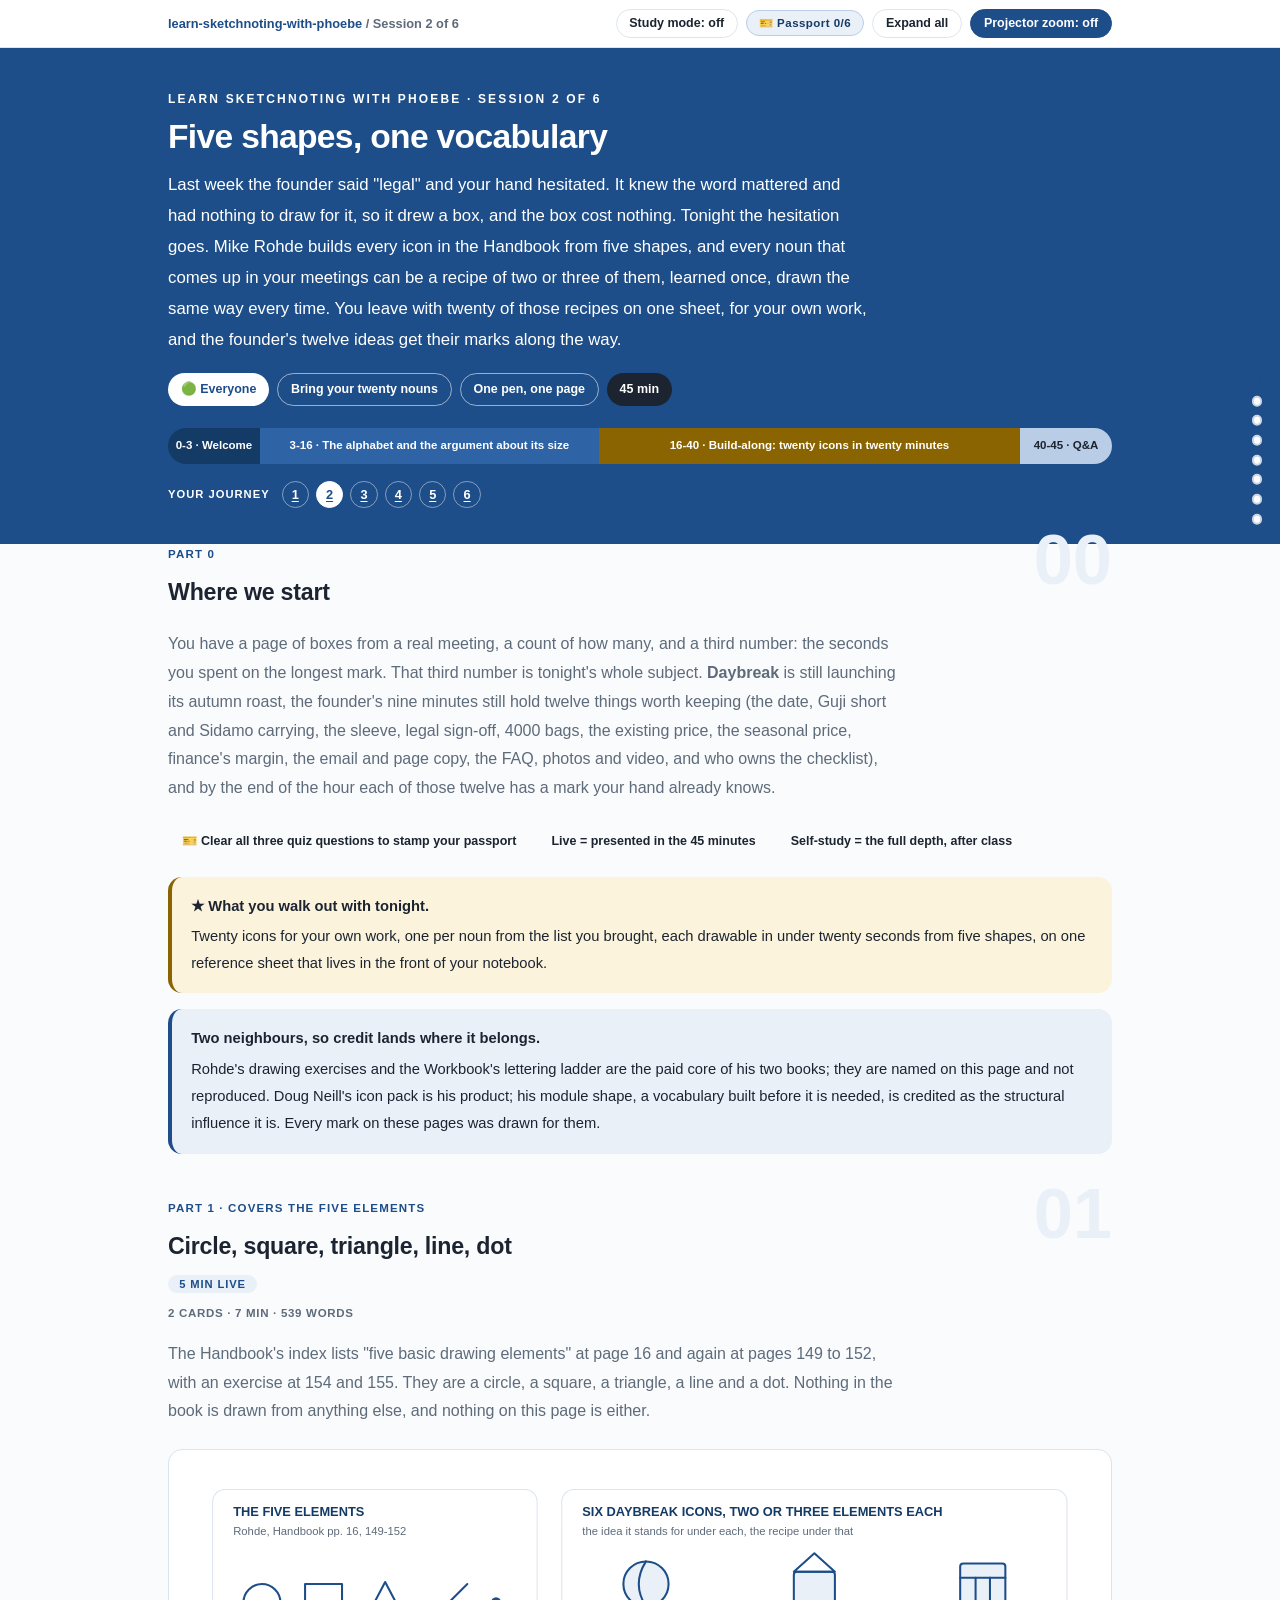
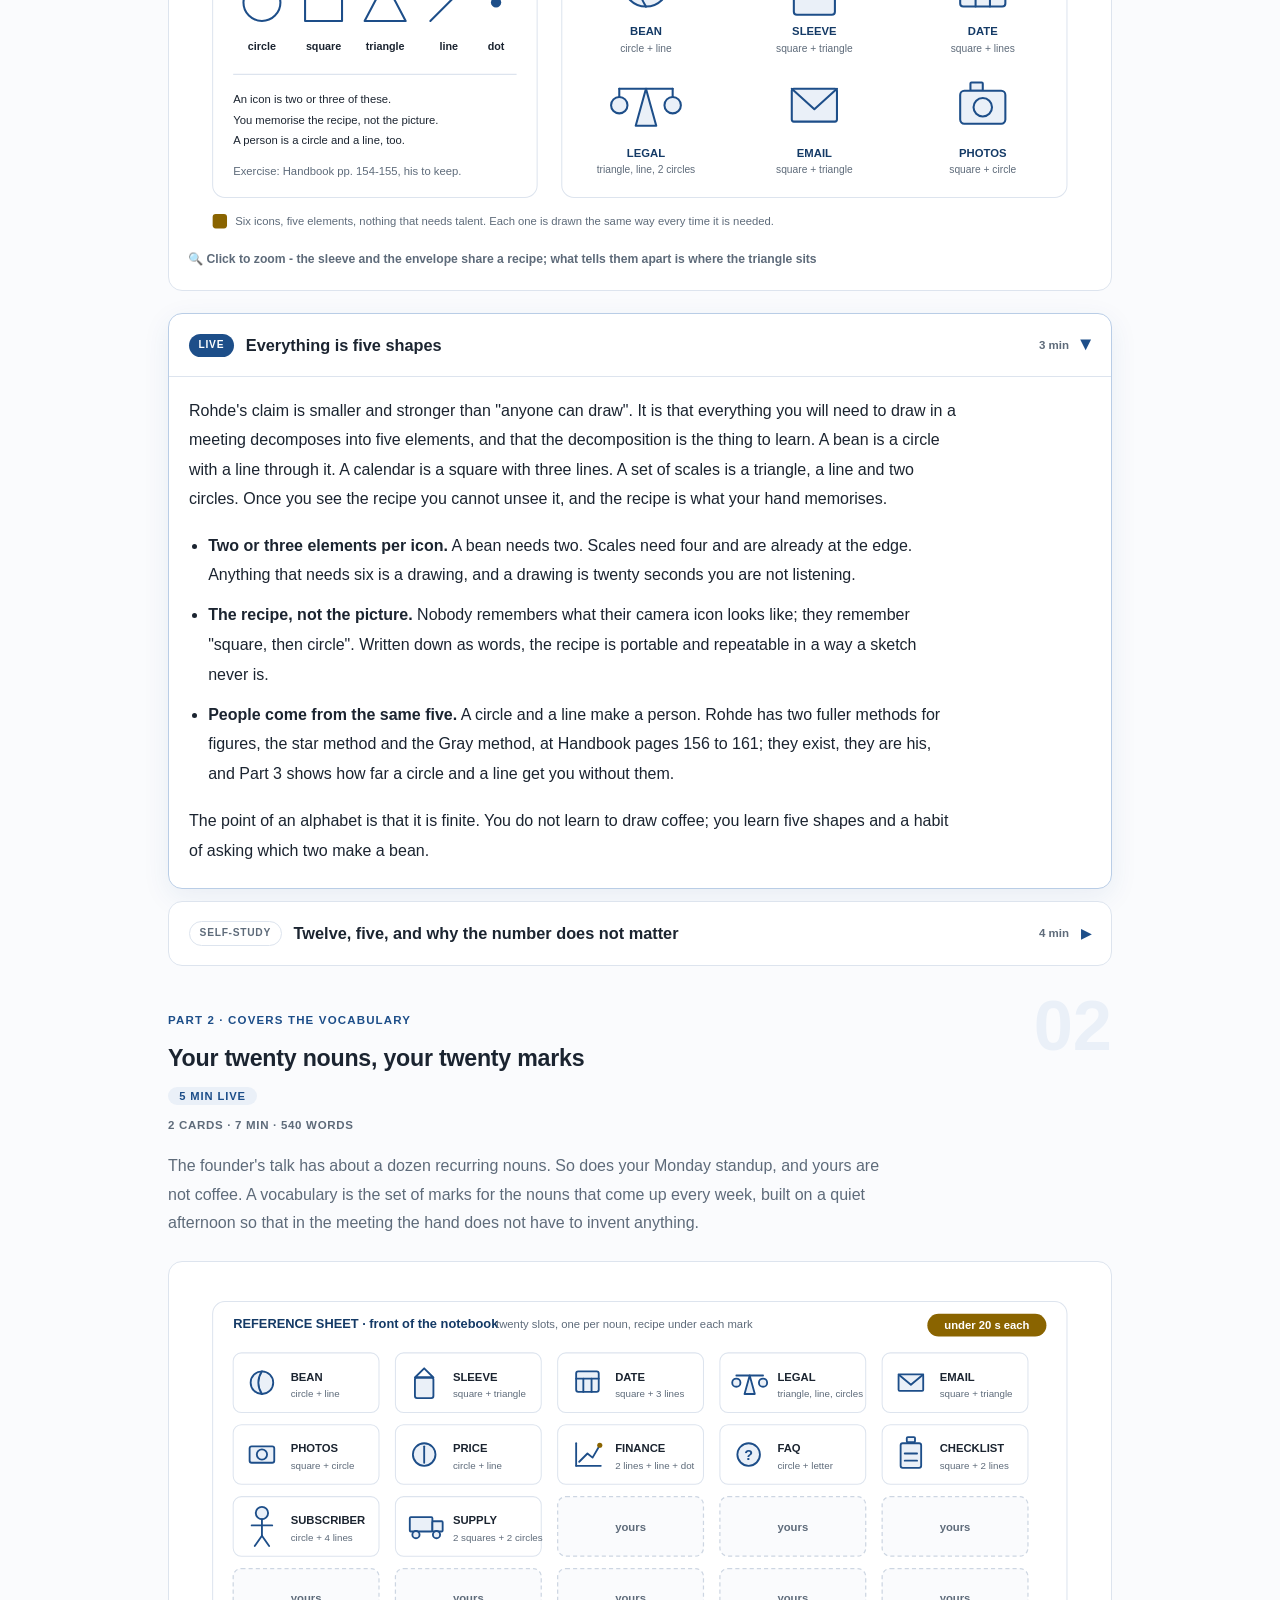
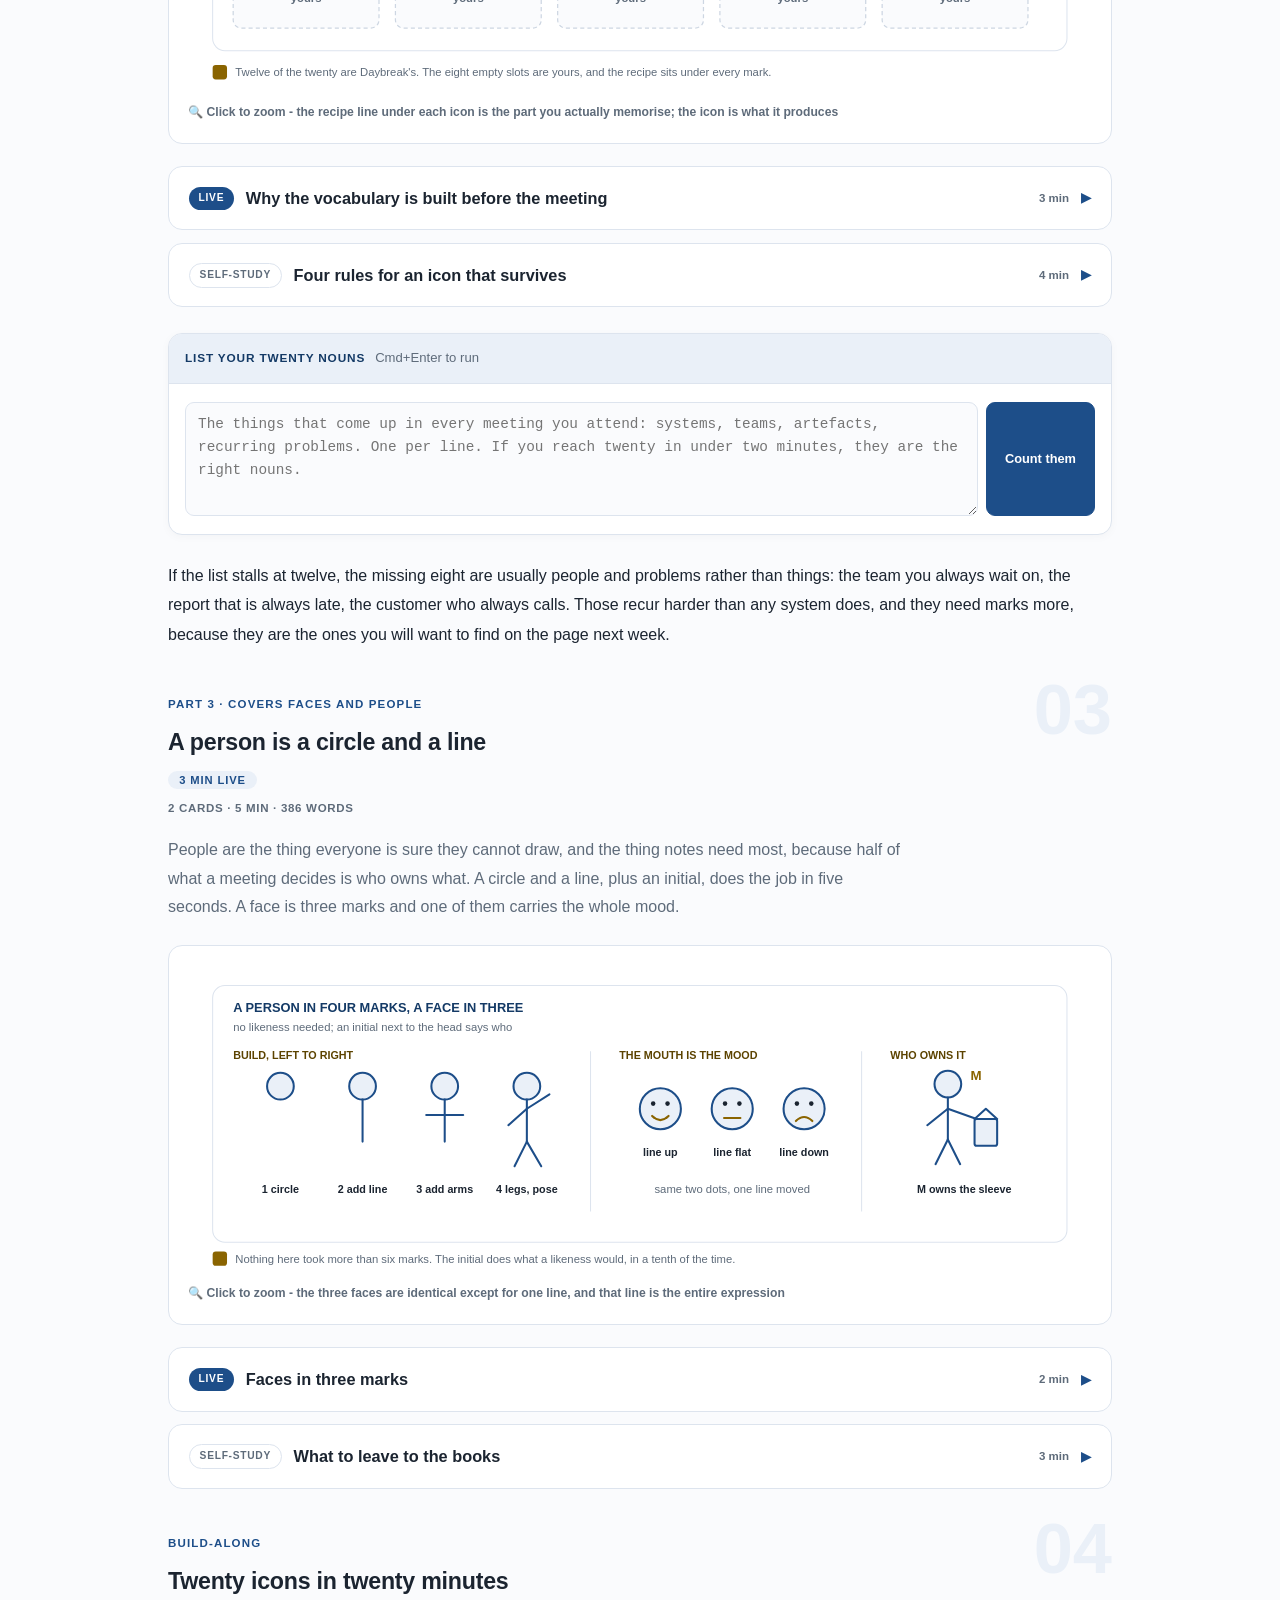
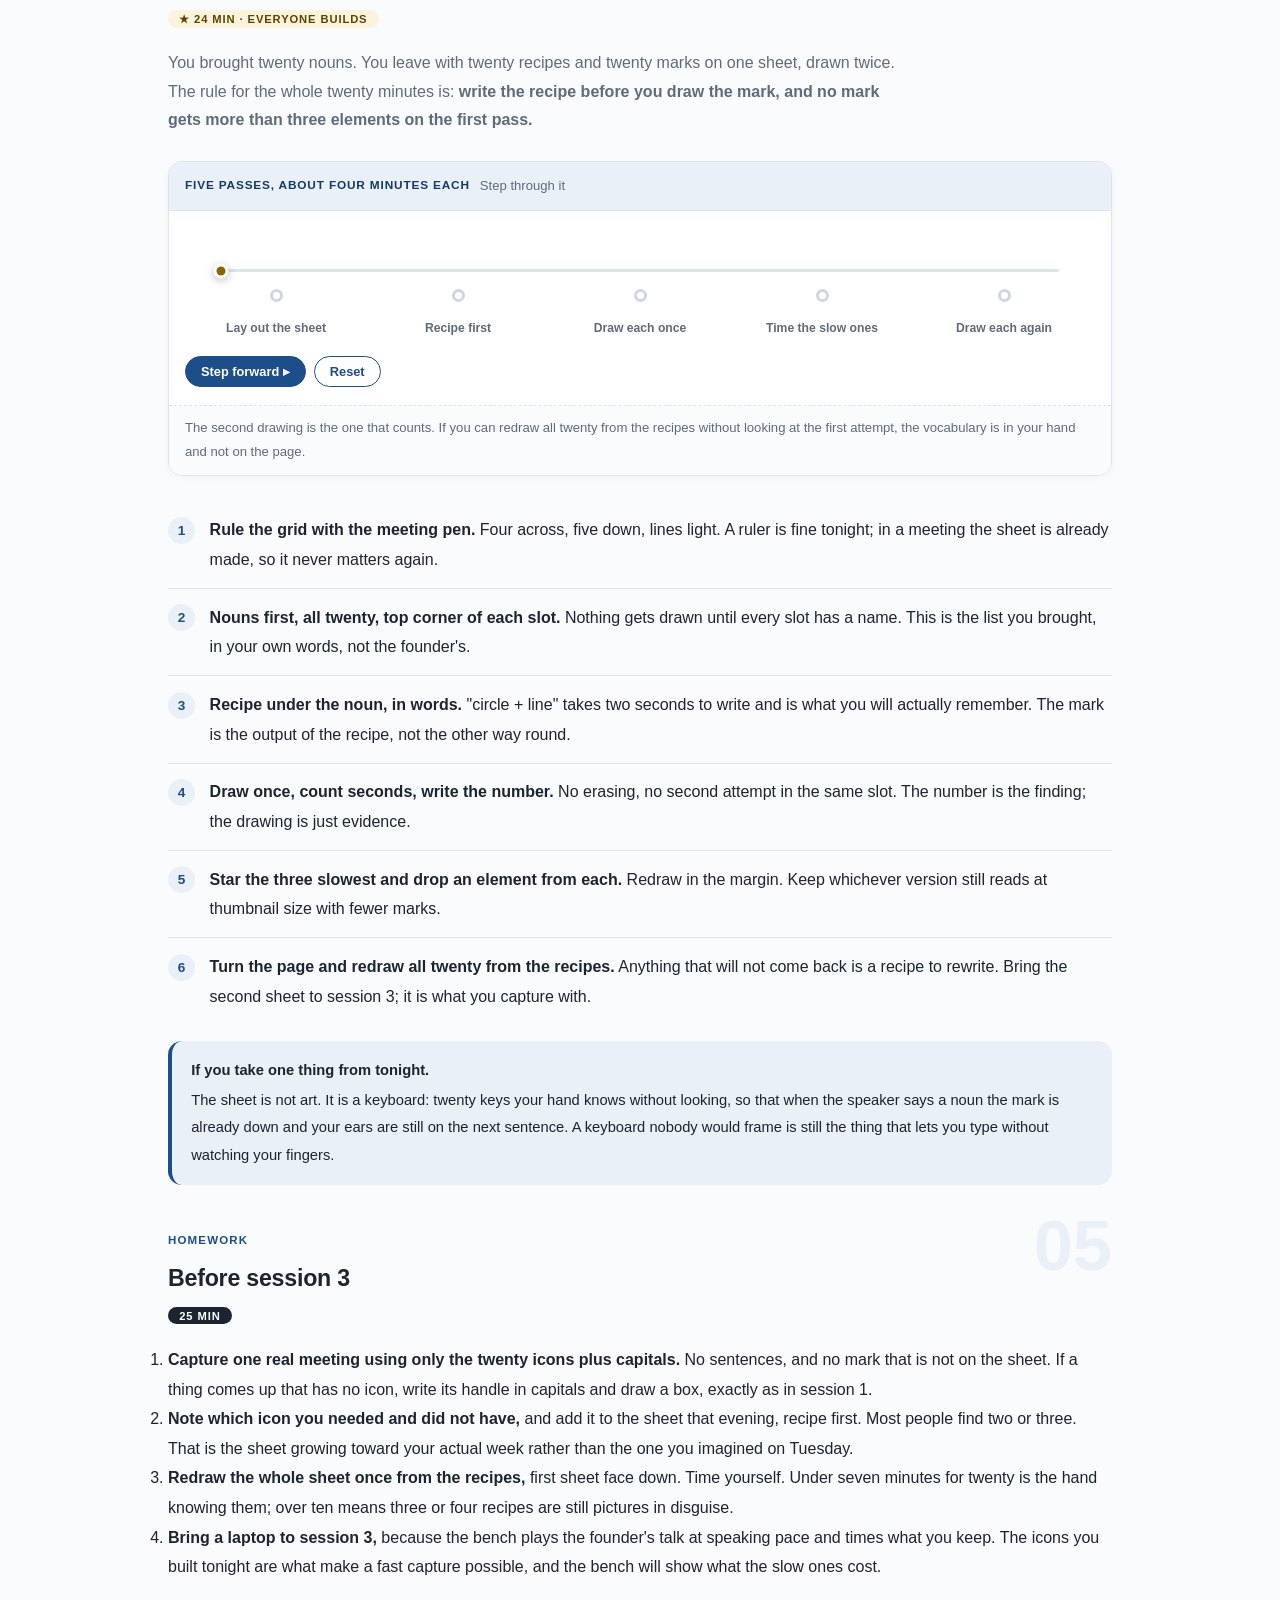
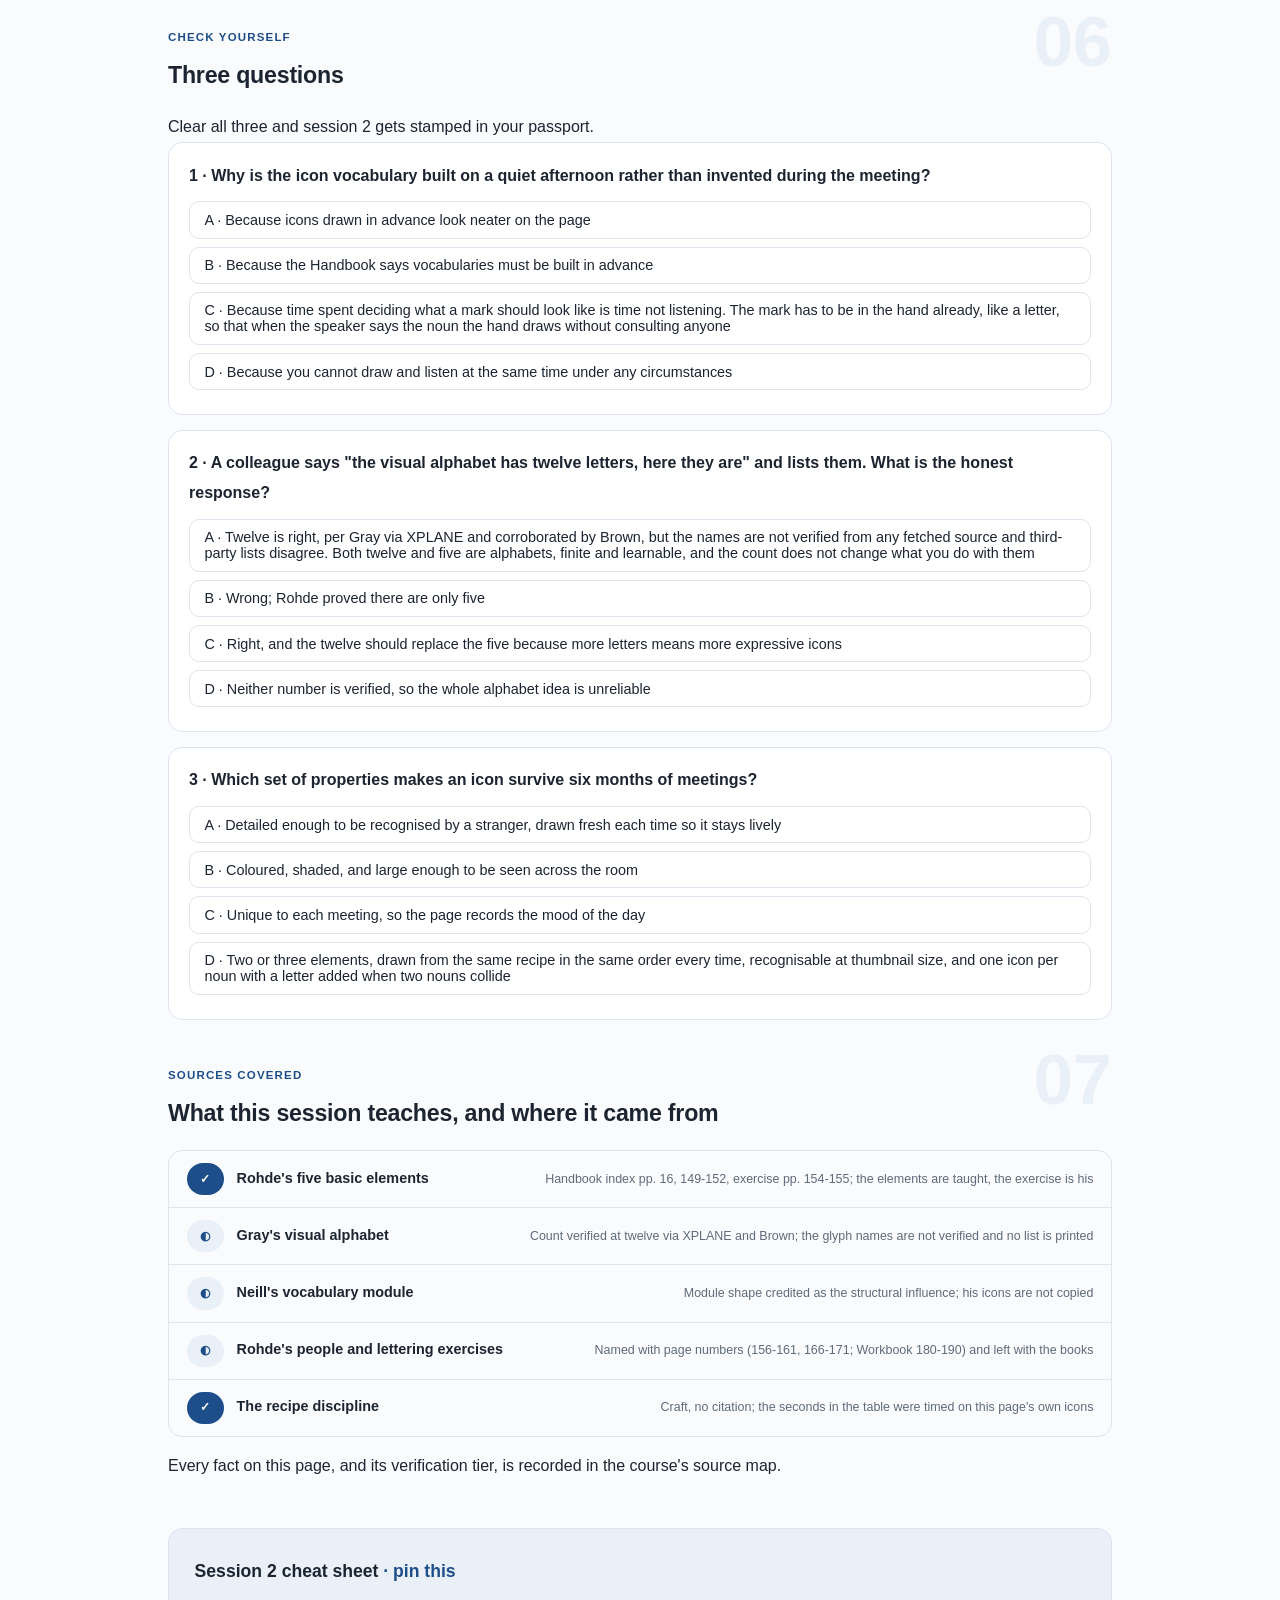
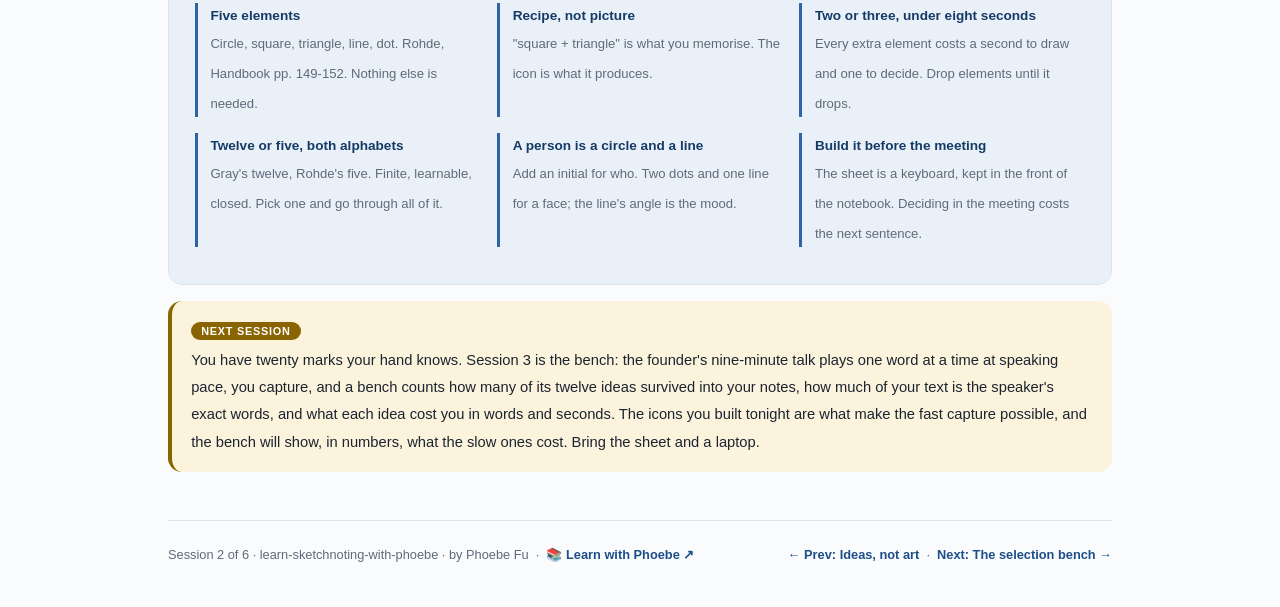
<file: courses/02-five-shapes-one-vocabulary.html>
<!DOCTYPE html>
<html lang="en">
<head>
<meta charset="UTF-8">
<meta name="viewport" content="width=device-width, initial-scale=1.0">
<!-- social:start -->
<meta name="description" content="Session 2 of 6. Every icon you will ever need is two or three of five shapes. Rohde's five elements, the argument about whether the alphabet has five letters or twelve, and twenty icons for your own work built in twenty minutes.">
<meta property="og:type" content="article">
<meta property="og:site_name" content="Learn with Phoebe">
<meta property="og:title" content="Five shapes, one vocabulary - learn sketchnoting with phoebe">
<meta property="og:description" content="Session 2 of 6. A circle, a square, a triangle, a line and a dot. Twenty nouns from your own work, twenty marks, each drawable in under twenty seconds, on one sheet.">
<meta property="og:url" content="https://phoebefu6.github.io/learn-sketchnoting-with-phoebe/courses/02-five-shapes-one-vocabulary.html">
<meta property="og:image" content="https://phoebefu6.github.io/learn-sketchnoting-with-phoebe/assets/og-cover.png">
<meta property="og:image:width" content="1200">
<meta property="og:image:height" content="630">
<meta name="twitter:card" content="summary_large_image">
<meta name="twitter:title" content="Five shapes, one vocabulary - learn sketchnoting with phoebe">
<meta name="twitter:description" content="Session 2 of 6. Five shapes, a recipe per icon, and a reference sheet of twenty marks for your own meetings.">
<meta name="twitter:image" content="https://phoebefu6.github.io/learn-sketchnoting-with-phoebe/assets/og-cover.png">
<!-- social:end -->
<title>Session 2 · Five shapes, one vocabulary - learn sketchnoting with phoebe</title>
<link rel="stylesheet" href="../assets/style.css?v=22">
</head>
<body>

<div class="toolbar">
  <div class="wrap">
    <span class="crumb"><a href="../index.html">learn-sketchnoting-with-phoebe</a> / Session 2 of 6</span>
    <button class="btn" id="toggle-all" type="button">Expand all</button>
    <button class="btn primary" id="zoom-toggle" type="button">Projector zoom: off</button>
  </div>
</div>

<header class="masthead">
  <div class="wrap">
    <div class="eyebrow">Learn Sketchnoting with Phoebe · Session 2 of 6</div>
    <h1>Five shapes, <span class="accent">one vocabulary</span></h1>
    <p class="sub">Last week the founder said "legal" and your hand hesitated. It knew the word mattered and had nothing to draw for it, so it drew a box, and the box cost nothing. Tonight the hesitation goes. Mike Rohde builds every icon in the Handbook from five shapes, and every noun that comes up in your meetings can be a recipe of two or three of them, learned once, drawn the same way every time. You leave with twenty of those recipes on one sheet, for your own work, and the founder's twelve ideas get their marks along the way.</p>
    <div class="chip-row">
      <span class="chip level">🟢 Everyone</span>
      <span class="chip audience">Bring your twenty nouns</span>
      <span class="chip audience">One pen, one page</span>
      <span class="chip time">45 min</span>
    </div>
    <div class="agenda">
      <span class="a1" style="flex:1">0-3 · Welcome</span>
      <span class="a2" style="flex:4">3-16 · The alphabet and the argument about its size</span>
      <span class="a3" style="flex:5">16-40 · Build-along: twenty icons in twenty minutes</span>
      <span class="a4" style="flex:1">40-45 · Q&amp;A</span>
    </div>
  </div>
</header>

<main class="wrap">

  <section class="section" id="intro">
    <div class="section-kicker">
      <span class="klabel">Part 0</span>
      <h2>Where we start</h2>
    </div>
    <p class="lede">You have a page of boxes from a real meeting, a count of how many, and a third number: the seconds you spent on the longest mark. That third number is tonight's whole subject. <strong>Daybreak</strong> is still launching its autumn roast, the founder's nine minutes still hold twelve things worth keeping (the date, Guji short and Sidamo carrying, the sleeve, legal sign-off, 4000 bags, the existing price, the seasonal price, finance's margin, the email and page copy, the FAQ, photos and video, and who owns the checklist), and by the end of the hour each of those twelve has a mark your hand already knows.</p>

    <div class="legend">
      <span class="pill">🎫 Clear all three quiz questions to stamp your passport</span>
      <span class="pill">Live = presented in the 45 minutes</span>
      <span class="pill">Self-study = the full depth, after class</span>
    </div>

    <div class="callout win">
      <p><strong>★ What you walk out with tonight.</strong> Twenty icons for your own work, one per noun from the list you brought, each drawable in under twenty seconds from five shapes, on one reference sheet that lives in the front of your notebook.</p>
    </div>

    <div class="callout tip">
      <p><strong>Two neighbours, so credit lands where it belongs.</strong> Rohde's drawing exercises and the Workbook's lettering ladder are the paid core of his two books; they are named on this page and not reproduced. Doug Neill's icon pack is his product; his module shape, a vocabulary built before it is needed, is credited as the structural influence it is. Every mark on these pages was drawn for them.</p>
    </div>
  </section>

  <section class="section" id="part-1">
    <div class="section-kicker">
      <span class="klabel">Part 1 · covers the five elements</span>
      <h2>Circle, square, triangle, line, dot</h2>
      <span class="tag concept">5 min live</span>
    </div>
    <p class="lede">The Handbook's index lists "five basic drawing elements" at page 16 and again at pages 149 to 152, with an exercise at 154 and 155. They are a circle, a square, a triangle, a line and a dot. Nothing in the book is drawn from anything else, and nothing on this page is either.</p>

    <figure class="zoomable">
      <svg viewBox="0 0 880 360" xmlns="http://www.w3.org/2000/svg" role="img" aria-label="The five basic drawing elements in a row on the left, and on the right six Daybreak icons each built from two or three of them: a bean, a sleeve, a calendar, scales, an envelope and a camera">
        <style>
          .s2aH { font: 800 12.5px Inter, sans-serif; fill: #143A66; }
          .s2aB { font: 400 11px Inter, sans-serif; fill: #1B2430; }
          .s2aN { font: 400 11px Inter, sans-serif; fill: #5E6B7A; }
          .s2aL { font: 700 11px Inter, sans-serif; fill: #143A66; }
          .s2aR { font: 400 10px Inter, sans-serif; fill: #5E6B7A; }
          .s2aS { font: 600 10.5px Inter, sans-serif; fill: #1B2430; }
          .s2aE { fill: none; stroke: #1D4E89; stroke-width: 2; stroke-linecap: round; stroke-linejoin: round; }
          .s2aF { fill: #EAF0F8; stroke: #1D4E89; stroke-width: 2; stroke-linejoin: round; }
        </style>

        <rect x="24" y="20" width="316" height="300" rx="12" fill="#FFFFFF" stroke="#DDE4EE"/>
        <text class="s2aH" x="44" y="46">THE FIVE ELEMENTS</text>
        <text class="s2aN" x="44" y="64">Rohde, Handbook pp. 16, 149-152</text>

        <circle class="s2aE" cx="72" cy="130" r="18"/>
        <rect class="s2aE" x="114" y="112" width="36" height="36"/>
        <path class="s2aE" d="M192 110 L212 148 L172 148 Z"/>
        <line class="s2aE" x1="236" y1="148" x2="272" y2="112"/>
        <circle cx="300" cy="130" r="5" fill="#1D4E89"/>

        <text class="s2aS" x="72" y="176" text-anchor="middle">circle</text>
        <text class="s2aS" x="132" y="176" text-anchor="middle">square</text>
        <text class="s2aS" x="192" y="176" text-anchor="middle">triangle</text>
        <text class="s2aS" x="254" y="176" text-anchor="middle">line</text>
        <text class="s2aS" x="300" y="176" text-anchor="middle">dot</text>

        <line x1="44" y1="200" x2="320" y2="200" stroke="#DDE4EE"/>
        <text class="s2aB" x="44" y="228">An icon is two or three of these.</text>
        <text class="s2aB" x="44" y="248">You memorise the recipe, not the picture.</text>
        <text class="s2aB" x="44" y="268">A person is a circle and a line, too.</text>
        <text class="s2aN" x="44" y="298">Exercise: Handbook pp. 154-155, his to keep.</text>

        <rect x="364" y="20" width="492" height="300" rx="12" fill="#FFFFFF" stroke="#DDE4EE"/>
        <text class="s2aH" x="384" y="46">SIX DAYBREAK ICONS, TWO OR THREE ELEMENTS EACH</text>
        <text class="s2aN" x="384" y="64">the idea it stands for under each, the recipe under that</text>

        <circle class="s2aF" cx="446" cy="112" r="22"/>
        <path class="s2aE" d="M446 90 Q432 112 446 134"/>
        <text class="s2aL" x="446" y="162" text-anchor="middle">BEAN</text>
        <text class="s2aR" x="446" y="178" text-anchor="middle">circle + line</text>

        <rect class="s2aF" x="590" y="100" width="40" height="42" rx="3"/>
        <path class="s2aE" d="M590 100 L610 82 L630 100 Z"/>
        <text class="s2aL" x="610" y="162" text-anchor="middle">SLEEVE</text>
        <text class="s2aR" x="610" y="178" text-anchor="middle">square + triangle</text>

        <rect class="s2aF" x="752" y="92" width="44" height="42" rx="3"/>
        <line class="s2aE" x1="752" y1="106" x2="796" y2="106"/>
        <line class="s2aE" x1="767" y1="106" x2="767" y2="134"/>
        <line class="s2aE" x1="781" y1="106" x2="781" y2="134"/>
        <text class="s2aL" x="774" y="162" text-anchor="middle">DATE</text>
        <text class="s2aR" x="774" y="178" text-anchor="middle">square + lines</text>

        <line class="s2aE" x1="420" y1="214" x2="472" y2="214"/>
        <path class="s2aF" d="M446 214 L456 250 L436 250 Z"/>
        <line class="s2aE" x1="420" y1="214" x2="420" y2="222"/>
        <line class="s2aE" x1="472" y1="214" x2="472" y2="222"/>
        <circle class="s2aF" cx="420" cy="230" r="8"/>
        <circle class="s2aF" cx="472" cy="230" r="8"/>
        <text class="s2aL" x="446" y="280" text-anchor="middle">LEGAL</text>
        <text class="s2aR" x="446" y="296" text-anchor="middle">triangle, line, 2 circles</text>

        <rect class="s2aF" x="588" y="214" width="44" height="32" rx="2"/>
        <path class="s2aE" d="M588 214 L610 234 L632 214"/>
        <text class="s2aL" x="610" y="280" text-anchor="middle">EMAIL</text>
        <text class="s2aR" x="610" y="296" text-anchor="middle">square + triangle</text>

        <rect class="s2aF" x="762" y="208" width="12" height="8" rx="1"/>
        <rect class="s2aF" x="752" y="216" width="44" height="32" rx="4"/>
        <circle class="s2aF" cx="774" cy="232" r="9"/>
        <text class="s2aL" x="774" y="280" text-anchor="middle">PHOTOS</text>
        <text class="s2aR" x="774" y="296" text-anchor="middle">square + circle</text>

        <rect x="24" y="336" width="14" height="14" rx="3" fill="#8A6400"/>
        <text class="s2aN" x="46" y="347">Six icons, five elements, nothing that needs talent. Each one is drawn the same way every time it is needed.</text>
      </svg>
      <figcaption>🔍 Click to zoom - the sleeve and the envelope share a recipe; what tells them apart is where the triangle sits</figcaption>
    </figure>

    <details class="card" open>
      <summary><span class="mode live">Live</span>Everything is five shapes<span class="mini">3 min</span><span class="caret">▶</span></summary>
      <div class="body">
        <p>Rohde's claim is smaller and stronger than "anyone can draw". It is that everything you will need to draw in a meeting decomposes into five elements, and that the decomposition is the thing to learn. A bean is a circle with a line through it. A calendar is a square with three lines. A set of scales is a triangle, a line and two circles. Once you see the recipe you cannot unsee it, and the recipe is what your hand memorises.</p>
        <ul>
          <li><strong>Two or three elements per icon.</strong> A bean needs two. Scales need four and are already at the edge. Anything that needs six is a drawing, and a drawing is twenty seconds you are not listening.</li>
          <li><strong>The recipe, not the picture.</strong> Nobody remembers what their camera icon looks like; they remember "square, then circle". Written down as words, the recipe is portable and repeatable in a way a sketch never is.</li>
          <li><strong>People come from the same five.</strong> A circle and a line make a person. Rohde has two fuller methods for figures, the star method and the Gray method, at Handbook pages 156 to 161; they exist, they are his, and Part 3 shows how far a circle and a line get you without them.</li>
        </ul>
        <p>The point of an alphabet is that it is finite. You do not learn to draw coffee; you learn five shapes and a habit of asking which two make a bean.</p>
      </div>
    </details>

    <details class="card">
      <summary><span class="mode self">Self-study</span>Twelve, five, and why the number does not matter<span class="mini">4 min</span><span class="caret">▶</span></summary>
      <div class="body">
        <p>There is a second alphabet in circulation. Dave Gray's visual alphabet has twelve characters; XPLANE, the firm he founded, publishes it as a worksheet and credits it to him, and Sunni Brown's 2011 article corroborates the count with her line that "only twelve forms" make up the visual landscape. Twelve, per Gray, is a verified number.</p>
        <p>What the twelve are called is not. Every fetched source shows the glyphs as an image with no caption, and the third-party lists that name them disagree with each other: one splits them as five plus nine, another is a twelve-item mnemonic whose own author says he does not know where it came from. So this page says twelve, credits Gray, prints no list of names, and teaches Rohde's five, which are indexed by page number in a book you can hold.</p>
        <p>The argument about whether the alphabet has five letters or twelve is beside the point. Both are alphabets: a finite set of marks that combine into everything else. Once you accept that, the drawing objection has nowhere left to stand, because nobody says they cannot learn twelve letters. Pick either. Use one. What matters is that the set is closed and your hand has been through all of it.</p>
        <div class="callout example">
          <span class="ex-pill">Real world</span>
          <p>Daybreak's ops lead cannot draw and says so in every introduction. In one lunch break she built nine icons for the nouns that recur in her week: roastery, supplier, sleeve, subscriber, email, legal, finance, support, checklist. Each is two or three of the five, written as a recipe next to the mark. She has used the same nine in every meeting since, and a colleague who borrows her notes now reads them without asking what anything means, because the truck has always been the supplier and the scales have always been legal.</p>
        </div>
      </div>
    </details>
  </section>

  <section class="section" id="part-2">
    <div class="section-kicker">
      <span class="klabel">Part 2 · covers the vocabulary</span>
      <h2>Your twenty nouns, your twenty marks</h2>
      <span class="tag concept">5 min live</span>
    </div>
    <p class="lede">The founder's talk has about a dozen recurring nouns. So does your Monday standup, and yours are not coffee. A vocabulary is the set of marks for the nouns that come up every week, built on a quiet afternoon so that in the meeting the hand does not have to invent anything.</p>

    <figure class="zoomable">
      <svg viewBox="0 0 880 400" xmlns="http://www.w3.org/2000/svg" role="img" aria-label="A reference sheet drawn as a grid of twenty slots: twelve filled with Daybreak icons and their recipes, eight left empty with a dashed border and the word yours, and a badge reading under 20 s each">
        <style>
          .s2bH { font: 800 12.5px Inter, sans-serif; fill: #143A66; }
          .s2bN { font: 400 11px Inter, sans-serif; fill: #5E6B7A; }
          .s2bW { font: 700 11px Inter, sans-serif; fill: #FFFFFF; }
          .s2bL { font: 700 11px Inter, sans-serif; fill: #1B2430; }
          .s2bR { font: 400 9.5px Inter, sans-serif; fill: #5E6B7A; }
          .s2bY { font: 600 11px Inter, sans-serif; fill: #5E6B7A; }
          .s2bQ { font: 800 14px Inter, sans-serif; fill: #1D4E89; }
          .s2bI { font: 800 10px Inter, sans-serif; fill: #8A6400; }
          .s2bE { fill: none; stroke: #1D4E89; stroke-width: 1.8; stroke-linecap: round; stroke-linejoin: round; }
          .s2bF { fill: #EAF0F8; stroke: #1D4E89; stroke-width: 1.8; stroke-linejoin: round; }
          .s2bC { fill: #FFFFFF; stroke: #DDE4EE; }
          .s2bD { fill: #FAFBFD; stroke: #CDD6E2; stroke-width: 1.2; stroke-dasharray: 4 3; }
        </style>

        <rect x="24" y="20" width="832" height="340" rx="12" fill="#FFFFFF" stroke="#DDE4EE"/>
        <text class="s2bH" x="44" y="46">REFERENCE SHEET · front of the notebook</text>
        <text class="s2bN" x="300" y="46">twenty slots, one per noun, recipe under each mark</text>
        <rect x="720" y="32" width="116" height="22" rx="11" fill="#8A6400"/>
        <text class="s2bW" x="778" y="47" text-anchor="middle">under 20 s each</text>

        <rect class="s2bC" x="44" y="70" width="142" height="58" rx="8"/>
        <circle class="s2bF" cx="72" cy="99" r="11"/>
        <path class="s2bE" d="M72 88 Q65 99 72 110"/>
        <text class="s2bL" x="100" y="97">BEAN</text>
        <text class="s2bR" x="100" y="113">circle + line</text>

        <rect class="s2bC" x="202" y="70" width="142" height="58" rx="8"/>
        <rect class="s2bF" x="221" y="94" width="18" height="20" rx="2"/>
        <path class="s2bE" d="M221 94 L230 85 L239 94 Z"/>
        <text class="s2bL" x="258" y="97">SLEEVE</text>
        <text class="s2bR" x="258" y="113">square + triangle</text>

        <rect class="s2bC" x="360" y="70" width="142" height="58" rx="8"/>
        <rect class="s2bF" x="378" y="88" width="22" height="20" rx="2"/>
        <line class="s2bE" x1="378" y1="95" x2="400" y2="95"/>
        <line class="s2bE" x1="385" y1="95" x2="385" y2="108"/>
        <line class="s2bE" x1="393" y1="95" x2="393" y2="108"/>
        <text class="s2bL" x="416" y="97">DATE</text>
        <text class="s2bR" x="416" y="113">square + 3 lines</text>

        <rect class="s2bC" x="518" y="70" width="142" height="58" rx="8"/>
        <line class="s2bE" x1="534" y1="92" x2="560" y2="92"/>
        <path class="s2bF" d="M547 92 L552 110 L542 110 Z"/>
        <circle class="s2bF" cx="534" cy="99" r="4"/>
        <circle class="s2bF" cx="560" cy="99" r="4"/>
        <text class="s2bL" x="574" y="97">LEGAL</text>
        <text class="s2bR" x="574" y="113">triangle, line, circles</text>

        <rect class="s2bC" x="676" y="70" width="142" height="58" rx="8"/>
        <rect class="s2bF" x="692" y="91" width="24" height="16" rx="1"/>
        <path class="s2bE" d="M692 91 L704 101 L716 91"/>
        <text class="s2bL" x="732" y="97">EMAIL</text>
        <text class="s2bR" x="732" y="113">square + triangle</text>

        <rect class="s2bC" x="44" y="140" width="142" height="58" rx="8"/>
        <rect class="s2bF" x="60" y="161" width="24" height="16" rx="2"/>
        <circle class="s2bF" cx="72" cy="169" r="5"/>
        <text class="s2bL" x="100" y="167">PHOTOS</text>
        <text class="s2bR" x="100" y="183">square + circle</text>

        <rect class="s2bC" x="202" y="140" width="142" height="58" rx="8"/>
        <circle class="s2bF" cx="230" cy="169" r="11"/>
        <line class="s2bE" x1="230" y1="161" x2="230" y2="177"/>
        <text class="s2bL" x="258" y="167">PRICE</text>
        <text class="s2bR" x="258" y="183">circle + line</text>

        <rect class="s2bC" x="360" y="140" width="142" height="58" rx="8"/>
        <line class="s2bE" x1="378" y1="158" x2="378" y2="180"/>
        <line class="s2bE" x1="378" y1="180" x2="402" y2="180"/>
        <path class="s2bE" d="M381 176 L389 168 L394 172 L401 160"/>
        <circle cx="401" cy="160" r="2.5" fill="#8A6400"/>
        <text class="s2bL" x="416" y="167">FINANCE</text>
        <text class="s2bR" x="416" y="183">2 lines + line + dot</text>

        <rect class="s2bC" x="518" y="140" width="142" height="58" rx="8"/>
        <circle class="s2bF" cx="546" cy="169" r="11"/>
        <text class="s2bQ" x="546" y="174" text-anchor="middle">?</text>
        <text class="s2bL" x="574" y="167">FAQ</text>
        <text class="s2bR" x="574" y="183">circle + letter</text>

        <rect class="s2bC" x="676" y="140" width="142" height="58" rx="8"/>
        <rect class="s2bF" x="694" y="158" width="20" height="24" rx="2"/>
        <rect class="s2bF" x="700" y="152" width="8" height="5" rx="1"/>
        <line class="s2bE" x1="698" y1="168" x2="710" y2="168"/>
        <line class="s2bE" x1="698" y1="175" x2="710" y2="175"/>
        <text class="s2bL" x="732" y="167">CHECKLIST</text>
        <text class="s2bR" x="732" y="183">square + 2 lines</text>

        <rect class="s2bC" x="44" y="210" width="142" height="58" rx="8"/>
        <circle class="s2bF" cx="72" cy="226" r="6"/>
        <line class="s2bE" x1="72" y1="232" x2="72" y2="248"/>
        <line class="s2bE" x1="62" y1="238" x2="82" y2="238"/>
        <line class="s2bE" x1="72" y1="248" x2="65" y2="258"/>
        <line class="s2bE" x1="72" y1="248" x2="79" y2="258"/>
        <text class="s2bL" x="100" y="237">SUBSCRIBER</text>
        <text class="s2bR" x="100" y="253">circle + 4 lines</text>

        <rect class="s2bC" x="202" y="210" width="142" height="58" rx="8"/>
        <rect class="s2bF" x="216" y="230" width="22" height="14" rx="1"/>
        <rect class="s2bF" x="238" y="234" width="10" height="10" rx="1"/>
        <circle class="s2bF" cx="222" cy="247" r="3.5"/>
        <circle class="s2bF" cx="242" cy="247" r="3.5"/>
        <text class="s2bL" x="258" y="237">SUPPLY</text>
        <text class="s2bR" x="258" y="253">2 squares + 2 circles</text>

        <rect class="s2bD" x="360" y="210" width="142" height="58" rx="8"/>
        <text class="s2bY" x="431" y="243" text-anchor="middle">yours</text>
        <rect class="s2bD" x="518" y="210" width="142" height="58" rx="8"/>
        <text class="s2bY" x="589" y="243" text-anchor="middle">yours</text>
        <rect class="s2bD" x="676" y="210" width="142" height="58" rx="8"/>
        <text class="s2bY" x="747" y="243" text-anchor="middle">yours</text>

        <rect class="s2bD" x="44" y="280" width="142" height="58" rx="8"/>
        <text class="s2bY" x="115" y="313" text-anchor="middle">yours</text>
        <rect class="s2bD" x="202" y="280" width="142" height="58" rx="8"/>
        <text class="s2bY" x="273" y="313" text-anchor="middle">yours</text>
        <rect class="s2bD" x="360" y="280" width="142" height="58" rx="8"/>
        <text class="s2bY" x="431" y="313" text-anchor="middle">yours</text>
        <rect class="s2bD" x="518" y="280" width="142" height="58" rx="8"/>
        <text class="s2bY" x="589" y="313" text-anchor="middle">yours</text>
        <rect class="s2bD" x="676" y="280" width="142" height="58" rx="8"/>
        <text class="s2bY" x="747" y="313" text-anchor="middle">yours</text>

        <rect x="24" y="374" width="14" height="14" rx="3" fill="#8A6400"/>
        <text class="s2bN" x="46" y="385">Twelve of the twenty are Daybreak's. The eight empty slots are yours, and the recipe sits under every mark.</text>
      </svg>
      <figcaption>🔍 Click to zoom - the recipe line under each icon is the part you actually memorise; the icon is what it produces</figcaption>
    </figure>

    <details class="card">
      <summary><span class="mode live">Live</span>Why the vocabulary is built before the meeting<span class="mini">3 min</span><span class="caret">▶</span></summary>
      <div class="body">
        <p>Session 1 put a price on drawing: twenty seconds on an icon is the batch size going past. Most of those twenty seconds are not spent drawing. They are spent deciding what to draw, and the deciding is the expensive part, because deciding what a legal icon should look like uses the same attention that was supposed to be listening to the founder. Session 3 measures that cost with a bench. Tonight removes it, by moving the deciding to an afternoon when nobody is talking.</p>
        <p>The mark has to be in the hand already. When the founder says "legal", a hand with a vocabulary draws a triangle, a line and two circles in four seconds without consulting anyone, the way it writes the letter L. A hand without one draws a box, which is fine, or invents scales on the spot, which costs the next sentence.</p>
        <p>Doug Neill's Verbal to Visual course has a module on exactly this, building a visual vocabulary before you need it, inside the imagery element of his nine-module course (module 4.2 on verbaltovisual.com). The shape of that idea, a personal set built in advance and kept where you can see it, is the influence on tonight. His icons are his; the ones on this page were drawn for it. The sheet lives in the front of the notebook, on the inside cover, where it is open before the speaker starts.</p>
      </div>
    </details>

    <details class="card">
      <summary><span class="mode self">Self-study</span>Four rules for an icon that survives<span class="mini">4 min</span><span class="caret">▶</span></summary>
      <div class="body">
        <p>An icon survives if it is still being drawn, the same way, six months later, and still read correctly by someone who did not draw it. Four rules get most icons there.</p>
        <ul>
          <li><strong>Two or three elements, not five.</strong> Every element you add costs a second to draw and a second to decide. The scales are at four and are the most expensive thing on the sheet; the bean is at two and is nearly free.</li>
          <li><strong>Recognisable at thumbnail size.</strong> Draw it at the size of your thumbnail. If it needs to be bigger to be read, it has too much in it. Notes are dense, and the icon will sit next to capitals, not on a poster.</li>
          <li><strong>Drawn the same way every time.</strong> The recipe fixes the order: square, then circle, then the small square on top. Same order, same shape, so your hand stops thinking about it and a colleague sees the same camera on every page.</li>
          <li><strong>One per noun.</strong> If two nouns want the same icon, one of them gets a letter inside it. Email and sleeve share a recipe; the flap sits at the top of one and the bottom of the other, and if that ever confuses, the sleeve gets an S.</li>
        </ul>
        <table class="clean">
          <thead>
            <tr><th>Noun</th><th>Recipe</th><th>Seconds</th></tr>
          </thead>
          <tbody>
            <tr><td>Bean, the roast itself</td><td>circle + line through it</td><td>3</td></tr>
            <tr><td>Sleeve</td><td>square + triangle on top</td><td>4</td></tr>
            <tr><td>Date</td><td>square + line across + 2 lines down</td><td>5</td></tr>
            <tr><td>Legal</td><td>line + triangle under it + 2 circles</td><td>8</td></tr>
            <tr><td>Email and page copy</td><td>square + triangle inside the top edge</td><td>4</td></tr>
            <tr><td>Photos and video</td><td>square + circle + small square on top</td><td>5</td></tr>
            <tr><td>Checklist owner</td><td>square + 2 lines + the owner's initial</td><td>7</td></tr>
          </tbody>
        </table>
        <p>The seconds column is the one to watch. Anything above eight gets an element removed until it drops, because in a talk eight seconds is a whole sentence, and the sentence after "legal" was the one about the expensive letter.</p>
      </div>
    </details>

    <div class="tryrow" data-fn="wordcount" data-multiline="1" data-title="List your twenty nouns" data-hint="The things that come up in every meeting you attend: systems, teams, artefacts, recurring problems. One per line. If you reach twenty in under two minutes, they are the right nouns." data-seed="" data-cta="Count them"></div>

    <p>If the list stalls at twelve, the missing eight are usually people and problems rather than things: the team you always wait on, the report that is always late, the customer who always calls. Those recur harder than any system does, and they need marks more, because they are the ones you will want to find on the page next week.</p>
  </section>

  <section class="section" id="part-3">
    <div class="section-kicker">
      <span class="klabel">Part 3 · covers faces and people</span>
      <h2>A person is a circle and a line</h2>
      <span class="tag concept">3 min live</span>
    </div>
    <p class="lede">People are the thing everyone is sure they cannot draw, and the thing notes need most, because half of what a meeting decides is who owns what. A circle and a line, plus an initial, does the job in five seconds. A face is three marks and one of them carries the whole mood.</p>

    <figure class="zoomable">
      <svg viewBox="0 0 880 300" xmlns="http://www.w3.org/2000/svg" role="img" aria-label="A stick figure built up in four steps from a circle and a line, then three small faces whose only difference is the angle of the mouth line, then the same figure holding a Daybreak bag with the owner's initial beside it">
        <style>
          .s2cH { font: 800 12.5px Inter, sans-serif; fill: #143A66; }
          .s2cK { font: 800 10.5px Inter, sans-serif; fill: #5C4300; }
          .s2cN { font: 400 11px Inter, sans-serif; fill: #5E6B7A; }
          .s2cS { font: 600 10.5px Inter, sans-serif; fill: #1B2430; }
          .s2cI { font: 800 13px Inter, sans-serif; fill: #8A6400; }
          .s2cE { fill: none; stroke: #1D4E89; stroke-width: 2; stroke-linecap: round; stroke-linejoin: round; }
          .s2cF { fill: #EAF0F8; stroke: #1D4E89; stroke-width: 2; stroke-linejoin: round; }
          .s2cM { fill: none; stroke: #8A6400; stroke-width: 2; stroke-linecap: round; }
        </style>

        <rect x="24" y="20" width="832" height="250" rx="12" fill="#FFFFFF" stroke="#DDE4EE"/>
        <text class="s2cH" x="44" y="46">A PERSON IN FOUR MARKS, A FACE IN THREE</text>
        <text class="s2cN" x="44" y="64">no likeness needed; an initial next to the head says who</text>

        <text class="s2cK" x="44" y="92">BUILD, LEFT TO RIGHT</text>
        <circle class="s2cF" cx="90" cy="118" r="13"/>

        <circle class="s2cF" cx="170" cy="118" r="13"/>
        <line class="s2cE" x1="170" y1="131" x2="170" y2="172"/>

        <circle class="s2cF" cx="250" cy="118" r="13"/>
        <line class="s2cE" x1="250" y1="131" x2="250" y2="172"/>
        <line class="s2cE" x1="232" y1="146" x2="268" y2="146"/>

        <circle class="s2cF" cx="330" cy="118" r="13"/>
        <line class="s2cE" x1="330" y1="131" x2="330" y2="172"/>
        <line class="s2cE" x1="330" y1="140" x2="312" y2="156"/>
        <line class="s2cE" x1="330" y1="140" x2="352" y2="126"/>
        <line class="s2cE" x1="330" y1="172" x2="318" y2="196"/>
        <line class="s2cE" x1="330" y1="172" x2="344" y2="196"/>

        <text class="s2cS" x="90" y="222" text-anchor="middle">1 circle</text>
        <text class="s2cS" x="170" y="222" text-anchor="middle">2 add line</text>
        <text class="s2cS" x="250" y="222" text-anchor="middle">3 add arms</text>
        <text class="s2cS" x="330" y="222" text-anchor="middle">4 legs, pose</text>

        <line x1="392" y1="84" x2="392" y2="240" stroke="#DDE4EE"/>

        <text class="s2cK" x="420" y="92">THE MOUTH IS THE MOOD</text>
        <circle class="s2cF" cx="460" cy="140" r="20"/>
        <circle cx="453" cy="135" r="2.2" fill="#1B2430"/>
        <circle cx="467" cy="135" r="2.2" fill="#1B2430"/>
        <path class="s2cM" d="M452 147 Q460 155 468 147"/>

        <circle class="s2cF" cx="530" cy="140" r="20"/>
        <circle cx="523" cy="135" r="2.2" fill="#1B2430"/>
        <circle cx="537" cy="135" r="2.2" fill="#1B2430"/>
        <line class="s2cM" x1="522" y1="149" x2="538" y2="149"/>

        <circle class="s2cF" cx="600" cy="140" r="20"/>
        <circle cx="593" cy="135" r="2.2" fill="#1B2430"/>
        <circle cx="607" cy="135" r="2.2" fill="#1B2430"/>
        <path class="s2cM" d="M592 152 Q600 144 608 152"/>

        <text class="s2cS" x="460" y="186" text-anchor="middle">line up</text>
        <text class="s2cS" x="530" y="186" text-anchor="middle">line flat</text>
        <text class="s2cS" x="600" y="186" text-anchor="middle">line down</text>
        <text class="s2cN" x="530" y="222" text-anchor="middle">same two dots, one line moved</text>

        <line x1="656" y1="84" x2="656" y2="240" stroke="#DDE4EE"/>

        <text class="s2cK" x="684" y="92">WHO OWNS IT</text>
        <circle class="s2cF" cx="740" cy="116" r="13"/>
        <text class="s2cI" x="762" y="112">M</text>
        <line class="s2cE" x1="740" y1="129" x2="740" y2="170"/>
        <line class="s2cE" x1="740" y1="140" x2="720" y2="156"/>
        <line class="s2cE" x1="740" y1="140" x2="768" y2="150"/>
        <line class="s2cE" x1="740" y1="170" x2="728" y2="194"/>
        <line class="s2cE" x1="740" y1="170" x2="752" y2="194"/>
        <rect class="s2cF" x="766" y="150" width="22" height="26" rx="2"/>
        <path class="s2cE" d="M766 150 L777 140 L788 150 Z"/>
        <text class="s2cS" x="756" y="222" text-anchor="middle">M owns the sleeve</text>

        <rect x="24" y="279" width="14" height="14" rx="3" fill="#8A6400"/>
        <text class="s2cN" x="46" y="290">Nothing here took more than six marks. The initial does what a likeness would, in a tenth of the time.</text>
      </svg>
      <figcaption>🔍 Click to zoom - the three faces are identical except for one line, and that line is the entire expression</figcaption>
    </figure>

    <details class="card">
      <summary><span class="mode live">Live</span>Faces in three marks<span class="mini">2 min</span><span class="caret">▶</span></summary>
      <div class="body">
        <p><strong>A circle, two dots, one line.</strong> That is a face, and the angle of the line is the whole expression. Curve it up and the room was pleased; flat and the room was neutral; curve it down and finance was not happy about the margin. You do not draw eyes or hair or a nose. Two dots and a line read as a face from across a table, and they take three seconds.</p>
        <p><strong>People appear in notes to mark who said or owns a thing.</strong> Nobody needs a likeness of the founder. They need to know that the checklist has an owner and who it is, which is a stick figure with an initial next to its head. When the founder said nobody owned the checklist, the figure has a question mark instead of an initial, and that question mark is the most useful thing on the page a week later.</p>
        <p><strong>Posture is two lines.</strong> Arms up is a decision or a win. Arms down is waiting. One arm pointing at a thing is ownership. Beyond that you are drawing, and drawing is the expensive kind of listening.</p>
      </div>
    </details>

    <details class="card">
      <summary><span class="mode self">Self-study</span>What to leave to the books<span class="mini">3 min</span><span class="caret">▶</span></summary>
      <div class="body">
        <p>Rohde's Handbook carries the exercises that turn a stick figure into a figure with weight and gesture: the people-drawing section at pages 156 to 161, with the star method and the Gray method, and the lettering ladder at pages 166 to 171, which runs from single-line through two-line and triple-line to block letters and drop shadows. Those are the paid core of the book. They are named here so you know where they live, and left there.</p>
        <p>The Workbook goes further into craft: serif, slab serif, script, condensed, extended and 3D lettering at pages 180 to 190. That is for people who find they want the letters to be lovely, and some do. It is not required for a page that keeps twelve ideas, and every minute spent on a slab serif in a meeting is a minute of the meeting gone.</p>
        <p>Session 5 takes exactly one rung of the lettering ladder, the difference between a single-line word and a heavier one, and uses it for hierarchy so that a colleague's eye lands on the right thing first. It stops there. Anyone who wants the rest of the ladder has two good books and knows the page numbers.</p>
      </div>
    </details>
  </section>

  <section class="section" id="demo-1">
    <div class="section-kicker">
      <span class="klabel">Build-along</span>
      <h2>Twenty icons in twenty minutes</h2>
      <span class="tag demo">★ 24 min · everyone builds</span>
    </div>
    <p class="lede">You brought twenty nouns. You leave with twenty recipes and twenty marks on one sheet, drawn twice. The rule for the whole twenty minutes is: <strong>write the recipe before you draw the mark, and no mark gets more than three elements on the first pass.</strong></p>

    <div class="tick" data-stages="Lay out the sheet|Recipe first|Draw each once|Time the slow ones|Draw each again" data-title="Five passes, about four minutes each" data-foot="The second drawing is the one that counts. If you can redraw all twenty from the recipes without looking at the first attempt, the vocabulary is in your hand and not on the page.">
      <p class="tick-note" data-stage="0"><b>Lay out the sheet.</b> Rule a four by five grid on one page, twenty slots, with the pen you will use in meetings. Write one noun in the top corner of each slot, all twenty, before any drawing happens. A slot with a noun and no mark is a promise; a mark with no noun is decoration.</p>
      <p class="tick-note" data-stage="1"><b>Recipe first.</b> Under each noun write which two or three of the five elements make it: "square + triangle", "circle + line". Do all twenty recipes before drawing any of them. Where two nouns get the same recipe, decide now which one carries a letter.</p>
      <p class="tick-note" data-stage="2"><b>Draw each once,</b> from its recipe, in the order the recipe says. Count the seconds under your breath as you go and write the number beside the mark. Do not fix anything. An ugly bean that took three seconds is finished.</p>
      <p class="tick-note" data-stage="3"><b>Time the slow ones.</b> Circle the three highest second-counts on the sheet. For each, remove one element from the recipe and redraw it in the margin. The scales lose a circle; the truck loses a wheel. If it still reads, the shorter recipe wins and replaces the long one.</p>
      <p class="tick-note" data-stage="4"><b>Draw each again</b> on a fresh page, from the recipes only, with the first sheet face down. Anything you cannot reproduce had a recipe that was really a picture; rewrite it as elements. The second sheet is the one that goes in the front of the notebook.</p>
    </div>

    <div class="steps">
      <div class="step"><p><strong>Rule the grid with the meeting pen.</strong> Four across, five down, lines light. A ruler is fine tonight; in a meeting the sheet is already made, so it never matters again.</p></div>
      <div class="step"><p><strong>Nouns first, all twenty, top corner of each slot.</strong> Nothing gets drawn until every slot has a name. This is the list you brought, in your own words, not the founder's.</p></div>
      <div class="step"><p><strong>Recipe under the noun, in words.</strong> "circle + line" takes two seconds to write and is what you will actually remember. The mark is the output of the recipe, not the other way round.</p></div>
      <div class="step"><p><strong>Draw once, count seconds, write the number.</strong> No erasing, no second attempt in the same slot. The number is the finding; the drawing is just evidence.</p></div>
      <div class="step"><p><strong>Star the three slowest and drop an element from each.</strong> Redraw in the margin. Keep whichever version still reads at thumbnail size with fewer marks.</p></div>
      <div class="step"><p><strong>Turn the page and redraw all twenty from the recipes.</strong> Anything that will not come back is a recipe to rewrite. Bring the second sheet to session 3; it is what you capture with.</p></div>
    </div>

    <div class="callout tip">
      <p><strong>If you take one thing from tonight.</strong> The sheet is not art. It is a keyboard: twenty keys your hand knows without looking, so that when the speaker says a noun the mark is already down and your ears are still on the next sentence. A keyboard nobody would frame is still the thing that lets you type without watching your fingers.</p>
    </div>
  </section>

  <section class="section" id="exercise">
    <div class="section-kicker">
      <span class="klabel">Homework</span>
      <h2>Before session 3</h2>
      <span class="tag exercise">25 min</span>
    </div>
    <ol>
      <li><strong>Capture one real meeting using only the twenty icons plus capitals.</strong> No sentences, and no mark that is not on the sheet. If a thing comes up that has no icon, write its handle in capitals and draw a box, exactly as in session 1.</li>
      <li><strong>Note which icon you needed and did not have,</strong> and add it to the sheet that evening, recipe first. Most people find two or three. That is the sheet growing toward your actual week rather than the one you imagined on Tuesday.</li>
      <li><strong>Redraw the whole sheet once from the recipes,</strong> first sheet face down. Time yourself. Under seven minutes for twenty is the hand knowing them; over ten means three or four recipes are still pictures in disguise.</li>
      <li><strong>Bring a laptop to session 3,</strong> because the bench plays the founder's talk at speaking pace and times what you keep. The icons you built tonight are what make a fast capture possible, and the bench will show what the slow ones cost.</li>
    </ol>
  </section>

  <section class="section" id="quiz">
    <div class="section-kicker">
      <span class="klabel">Check yourself</span>
      <h2>Three questions</h2>
    </div>
    <p>Clear all three and session 2 gets stamped in your passport.</p>

    <div class="quiz-q" data-answer="2">
      <p class="qtext">1 · Why is the icon vocabulary built on a quiet afternoon rather than invented during the meeting?</p>
      <button class="qopt" type="button">A · Because icons drawn in advance look neater on the page</button>
      <button class="qopt" type="button">B · Because the Handbook says vocabularies must be built in advance</button>
      <button class="qopt" type="button">C · Because time spent deciding what a mark should look like is time not listening. The mark has to be in the hand already, like a letter, so that when the speaker says the noun the hand draws without consulting anyone</button>
      <button class="qopt" type="button">D · Because you cannot draw and listen at the same time under any circumstances</button>
      <p class="qwhy">Session 1 priced a rendered icon at twenty seconds, and most of that is deciding, not drawing. Deciding uses the attention that was meant for the speaker. A vocabulary moves the deciding to an afternoon when nobody is talking, which is why it is built before the meeting and kept in the front of the notebook.</p>
    </div>

    <div class="quiz-q" data-answer="0">
      <p class="qtext">2 · A colleague says "the visual alphabet has twelve letters, here they are" and lists them. What is the honest response?</p>
      <button class="qopt" type="button">A · Twelve is right, per Gray via XPLANE and corroborated by Brown, but the names are not verified from any fetched source and third-party lists disagree. Both twelve and five are alphabets, finite and learnable, and the count does not change what you do with them</button>
      <button class="qopt" type="button">B · Wrong; Rohde proved there are only five</button>
      <button class="qopt" type="button">C · Right, and the twelve should replace the five because more letters means more expressive icons</button>
      <button class="qopt" type="button">D · Neither number is verified, so the whole alphabet idea is unreliable</button>
      <p class="qwhy">The count is a verified fact: XPLANE credits twelve characters to Gray, and Brown's 2011 article says "only twelve forms". The names are not: every fetched source shows the glyphs as an image, and the lists that name them contradict each other. So say twelve, credit Gray, print no list, and teach the five that are indexed by page number. The argument about the number is beside the point, because either way the set is closed.</p>
    </div>

    <div class="quiz-q" data-answer="3">
      <p class="qtext">3 · Which set of properties makes an icon survive six months of meetings?</p>
      <button class="qopt" type="button">A · Detailed enough to be recognised by a stranger, drawn fresh each time so it stays lively</button>
      <button class="qopt" type="button">B · Coloured, shaded, and large enough to be seen across the room</button>
      <button class="qopt" type="button">C · Unique to each meeting, so the page records the mood of the day</button>
      <button class="qopt" type="button">D · Two or three elements, drawn from the same recipe in the same order every time, recognisable at thumbnail size, and one icon per noun with a letter added when two nouns collide</button>
      <p class="qwhy">Every extra element costs a second to draw and a second to decide, so two or three is the ceiling. The recipe fixes the order so the hand stops thinking and a colleague sees the same camera on every page. Thumbnail size is where the icon will actually live, next to capitals. And one per noun, with a letter inside when two nouns collide, is what stops the sleeve and the envelope from being read as each other.</p>
    </div>

    <p class="quiz-score"></p>
  </section>

  <section class="section" id="official">
    <div class="section-kicker">
      <span class="klabel">Sources covered</span>
      <h2>What this session teaches, and where it came from</h2>
    </div>
    <div class="covered">
      <div class="covered-row"><span class="status pill solid">✓</span><span class="name">Rohde's five basic elements</span><span class="note">Handbook index pp. 16, 149-152, exercise pp. 154-155; the elements are taught, the exercise is his</span></div>
      <div class="covered-row"><span class="status pill light">◐</span><span class="name">Gray's visual alphabet</span><span class="note">Count verified at twelve via XPLANE and Brown; the glyph names are not verified and no list is printed</span></div>
      <div class="covered-row"><span class="status pill light">◐</span><span class="name">Neill's vocabulary module</span><span class="note">Module shape credited as the structural influence; his icons are not copied</span></div>
      <div class="covered-row"><span class="status pill light">◐</span><span class="name">Rohde's people and lettering exercises</span><span class="note">Named with page numbers (156-161, 166-171; Workbook 180-190) and left with the books</span></div>
      <div class="covered-row"><span class="status pill solid">✓</span><span class="name">The recipe discipline</span><span class="note">Craft, no citation; the seconds in the table were timed on this page's own icons</span></div>
    </div>
    <p class="mono" style="margin-top:14px">Every fact on this page, and its verification tier, is recorded in the course's source map.</p>
  </section>

  <section class="cheat" id="cheatsheet">
    <h3>Session 2 cheat sheet <span>· pin this</span></h3>
    <div class="grid-2">
      <div class="cheat-item"><b>Five elements</b><span>Circle, square, triangle, line, dot. Rohde, Handbook pp. 149-152. Nothing else is needed.</span></div>
      <div class="cheat-item"><b>Recipe, not picture</b><span>"square + triangle" is what you memorise. The icon is what it produces.</span></div>
      <div class="cheat-item"><b>Two or three, under eight seconds</b><span>Every extra element costs a second to draw and one to decide. Drop elements until it drops.</span></div>
      <div class="cheat-item"><b>Twelve or five, both alphabets</b><span>Gray's twelve, Rohde's five. Finite, learnable, closed. Pick one and go through all of it.</span></div>
      <div class="cheat-item"><b>A person is a circle and a line</b><span>Add an initial for who. Two dots and one line for a face; the line's angle is the mood.</span></div>
      <div class="cheat-item"><b>Build it before the meeting</b><span>The sheet is a keyboard, kept in the front of the notebook. Deciding in the meeting costs the next sentence.</span></div>
    </div>
  </section>

  <div class="callout next">
    <span class="nx-pill">Next session</span>
    <p>You have twenty marks your hand knows. Session 3 is the bench: the founder's nine-minute talk plays one word at a time at speaking pace, you capture, and a bench counts how many of its twelve ideas survived into your notes, how much of your text is the speaker's exact words, and what each idea cost you in words and seconds. The icons you built tonight are what make the fast capture possible, and the bench will show, in numbers, what the slow ones cost. Bring the sheet and a laptop.</p>
  </div>

  <footer class="pagefoot">
    <span>Session 2 of 6 · learn-sketchnoting-with-phoebe · by Phoebe Fu &nbsp;·&nbsp; 📚 <a href="https://phoebefu6.github.io/learn-with-phoebe/">Learn with Phoebe ↗</a></span>
    <span><a href="01-ideas-not-art.html">← Prev: Ideas, not art</a> &nbsp;·&nbsp; <a href="03-the-selection-bench.html">Next: The selection bench →</a></span>
  </footer>

</main>

<script src="../assets/app.js?v=20"></script>
</body>
</html>
</file>
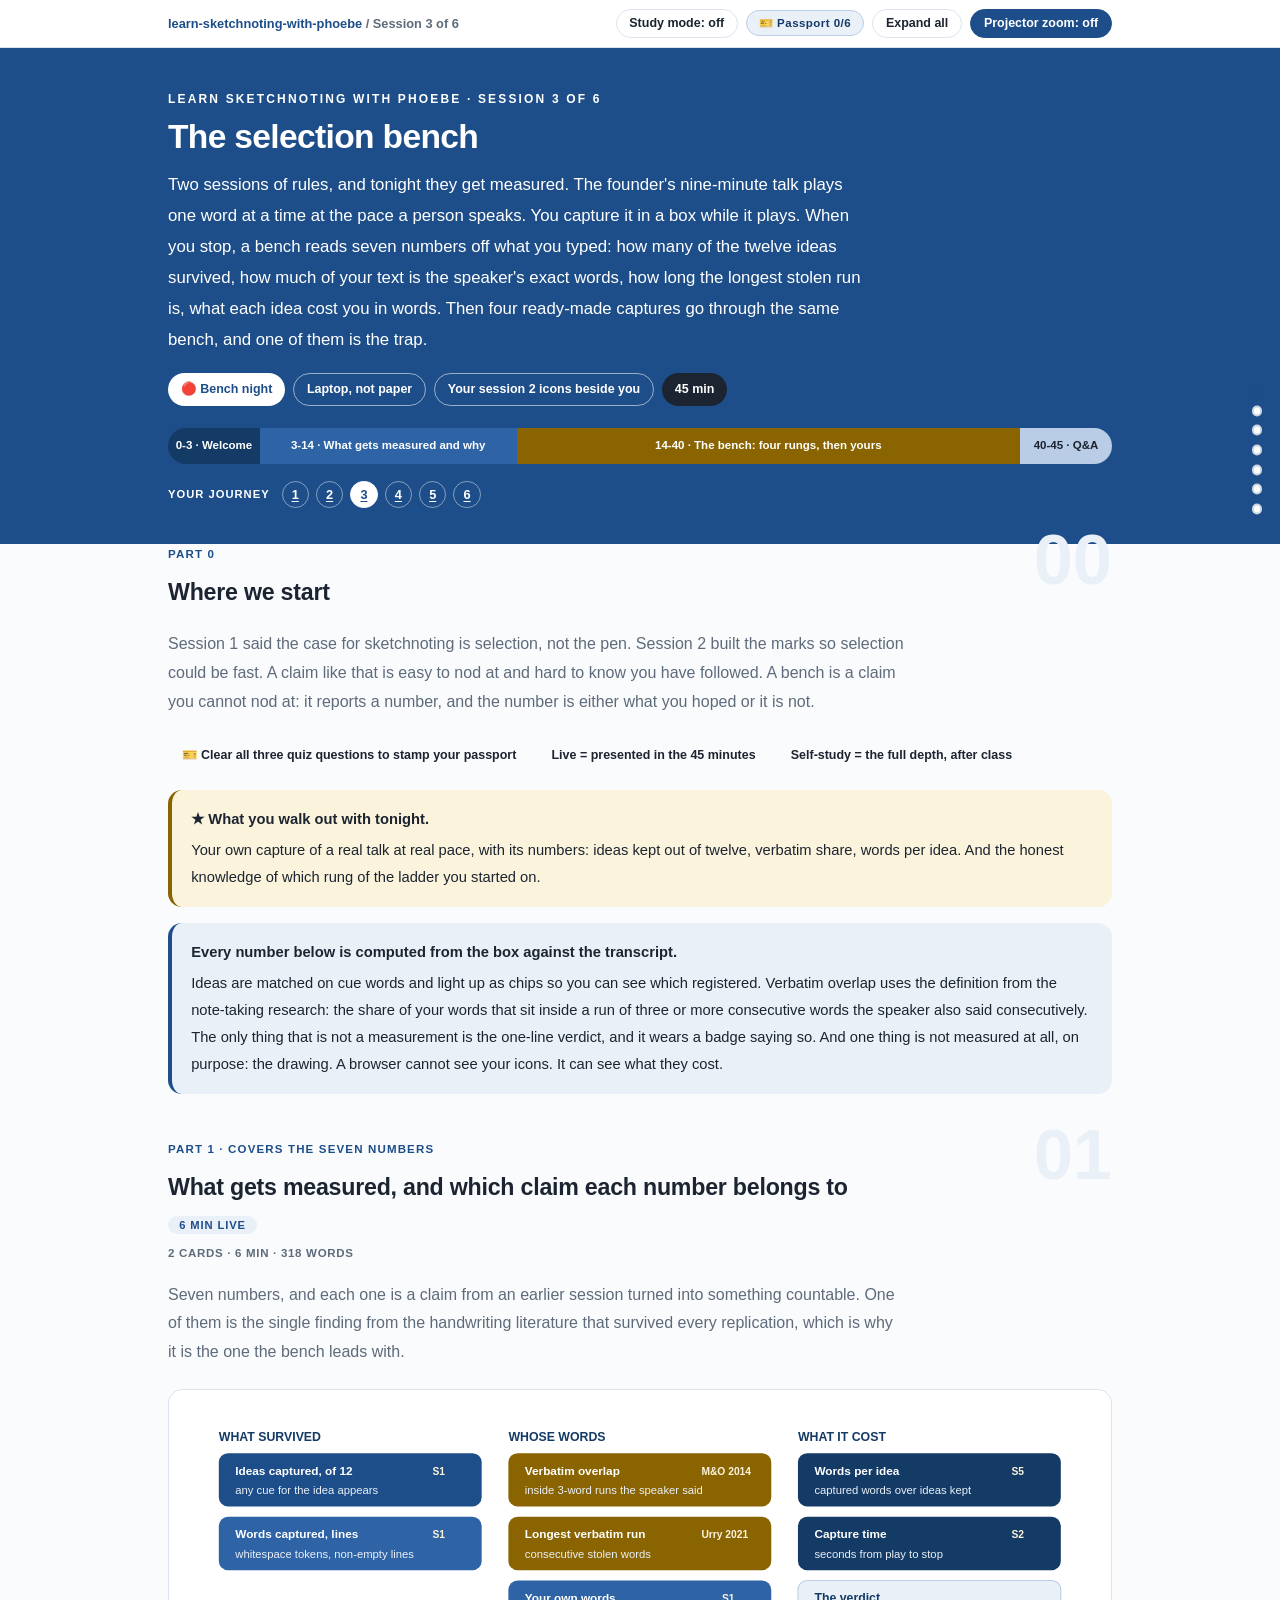
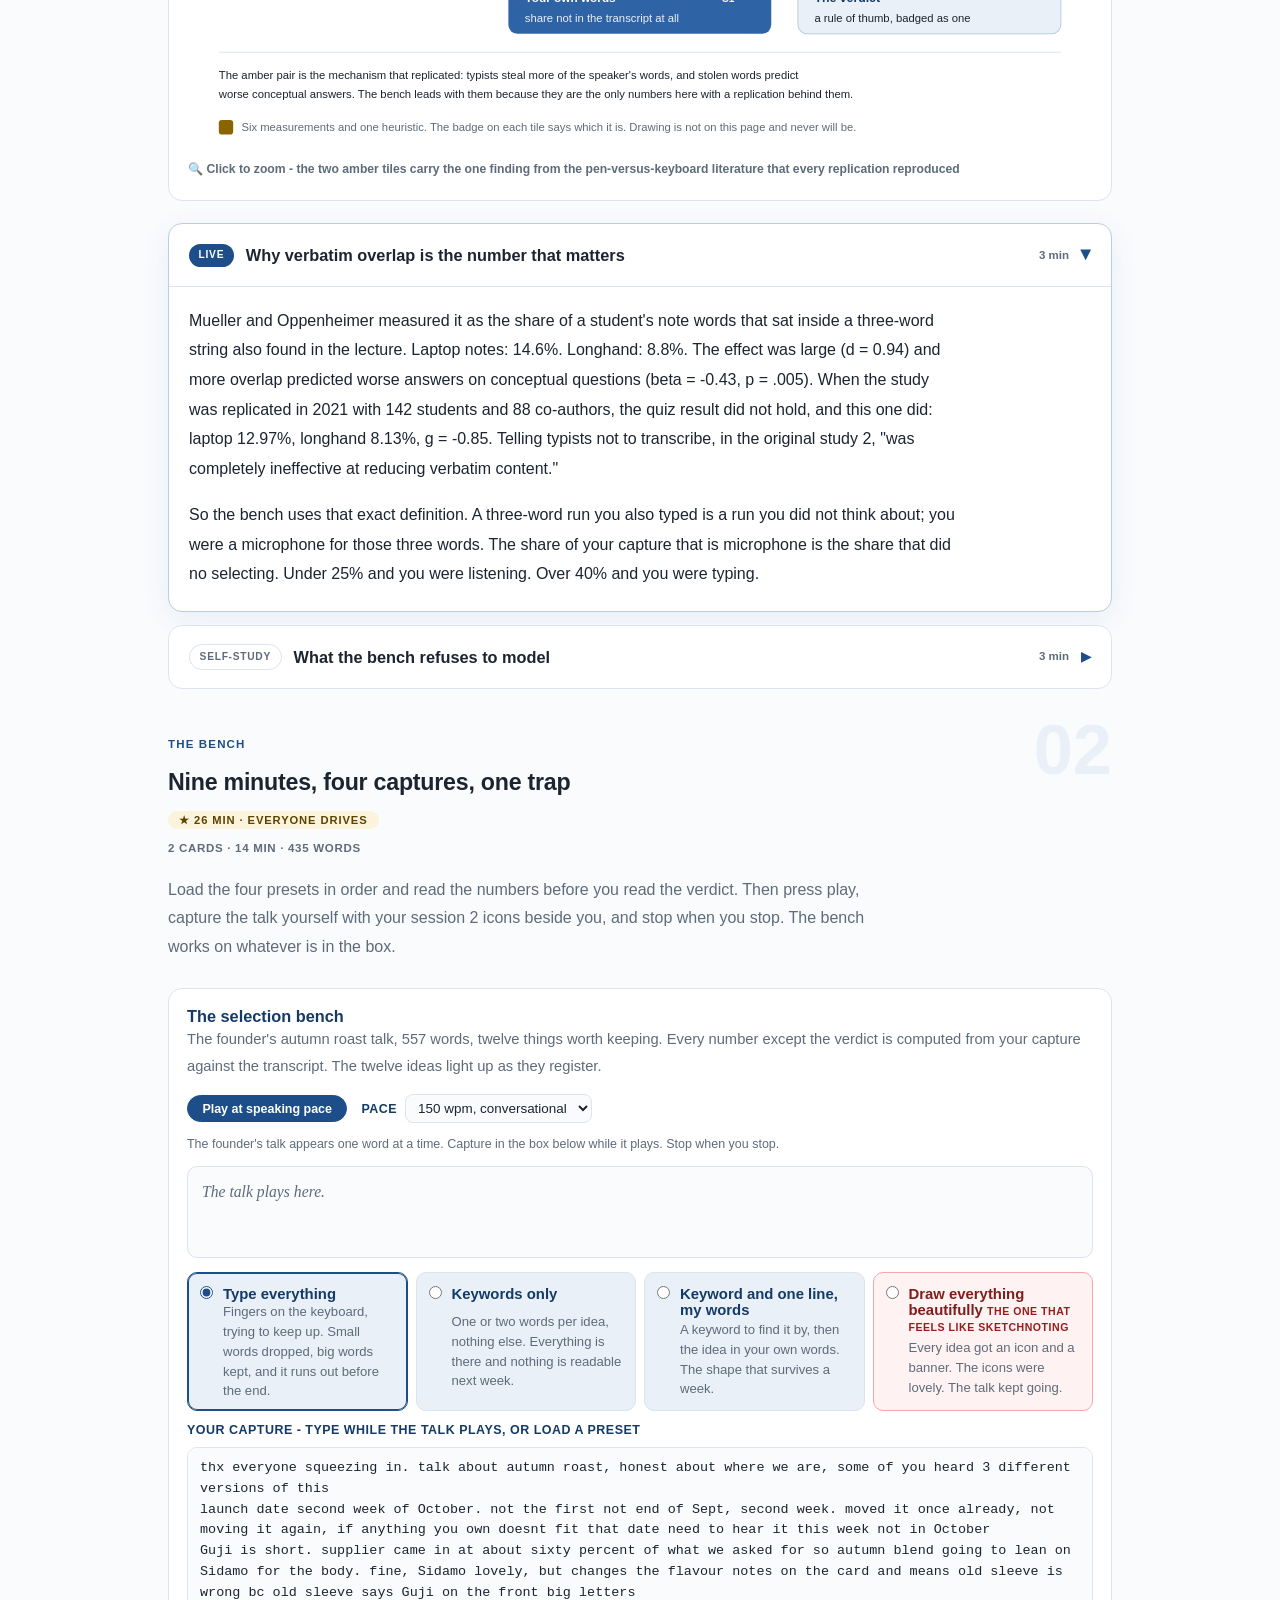
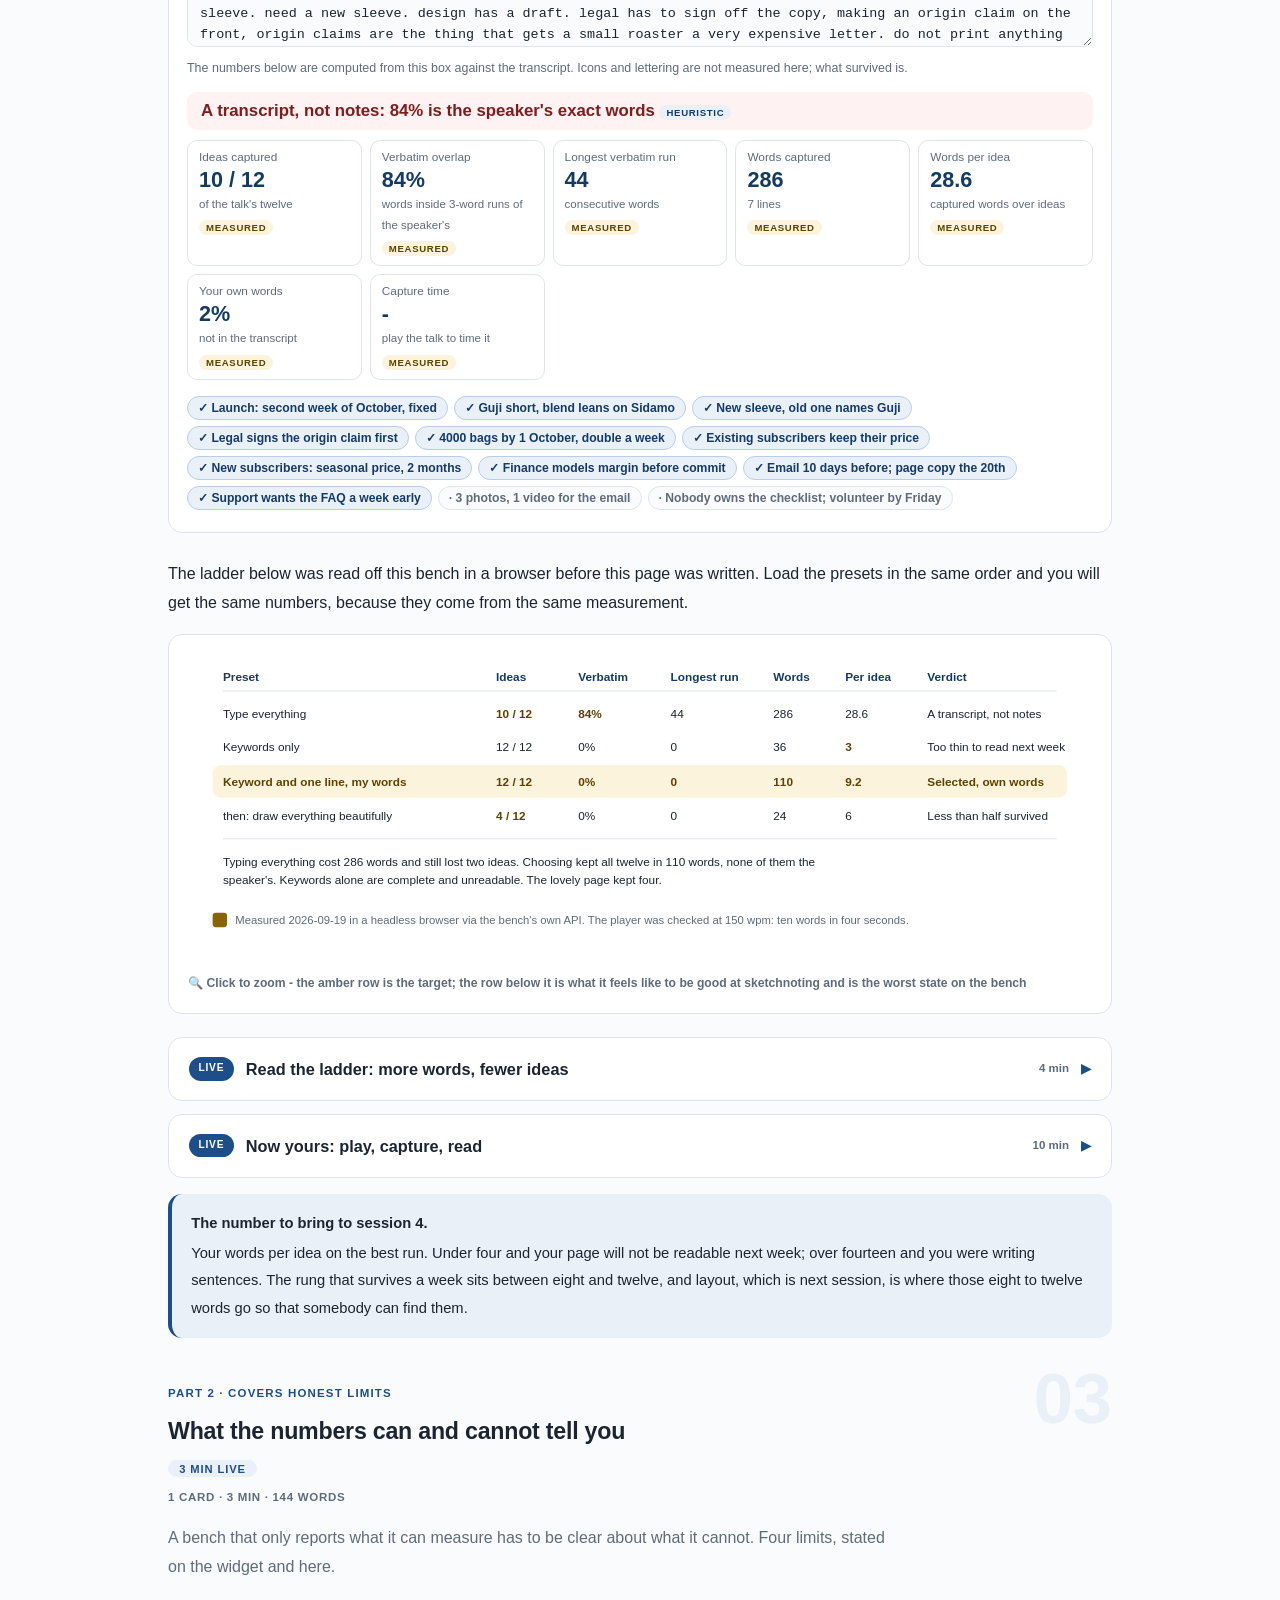
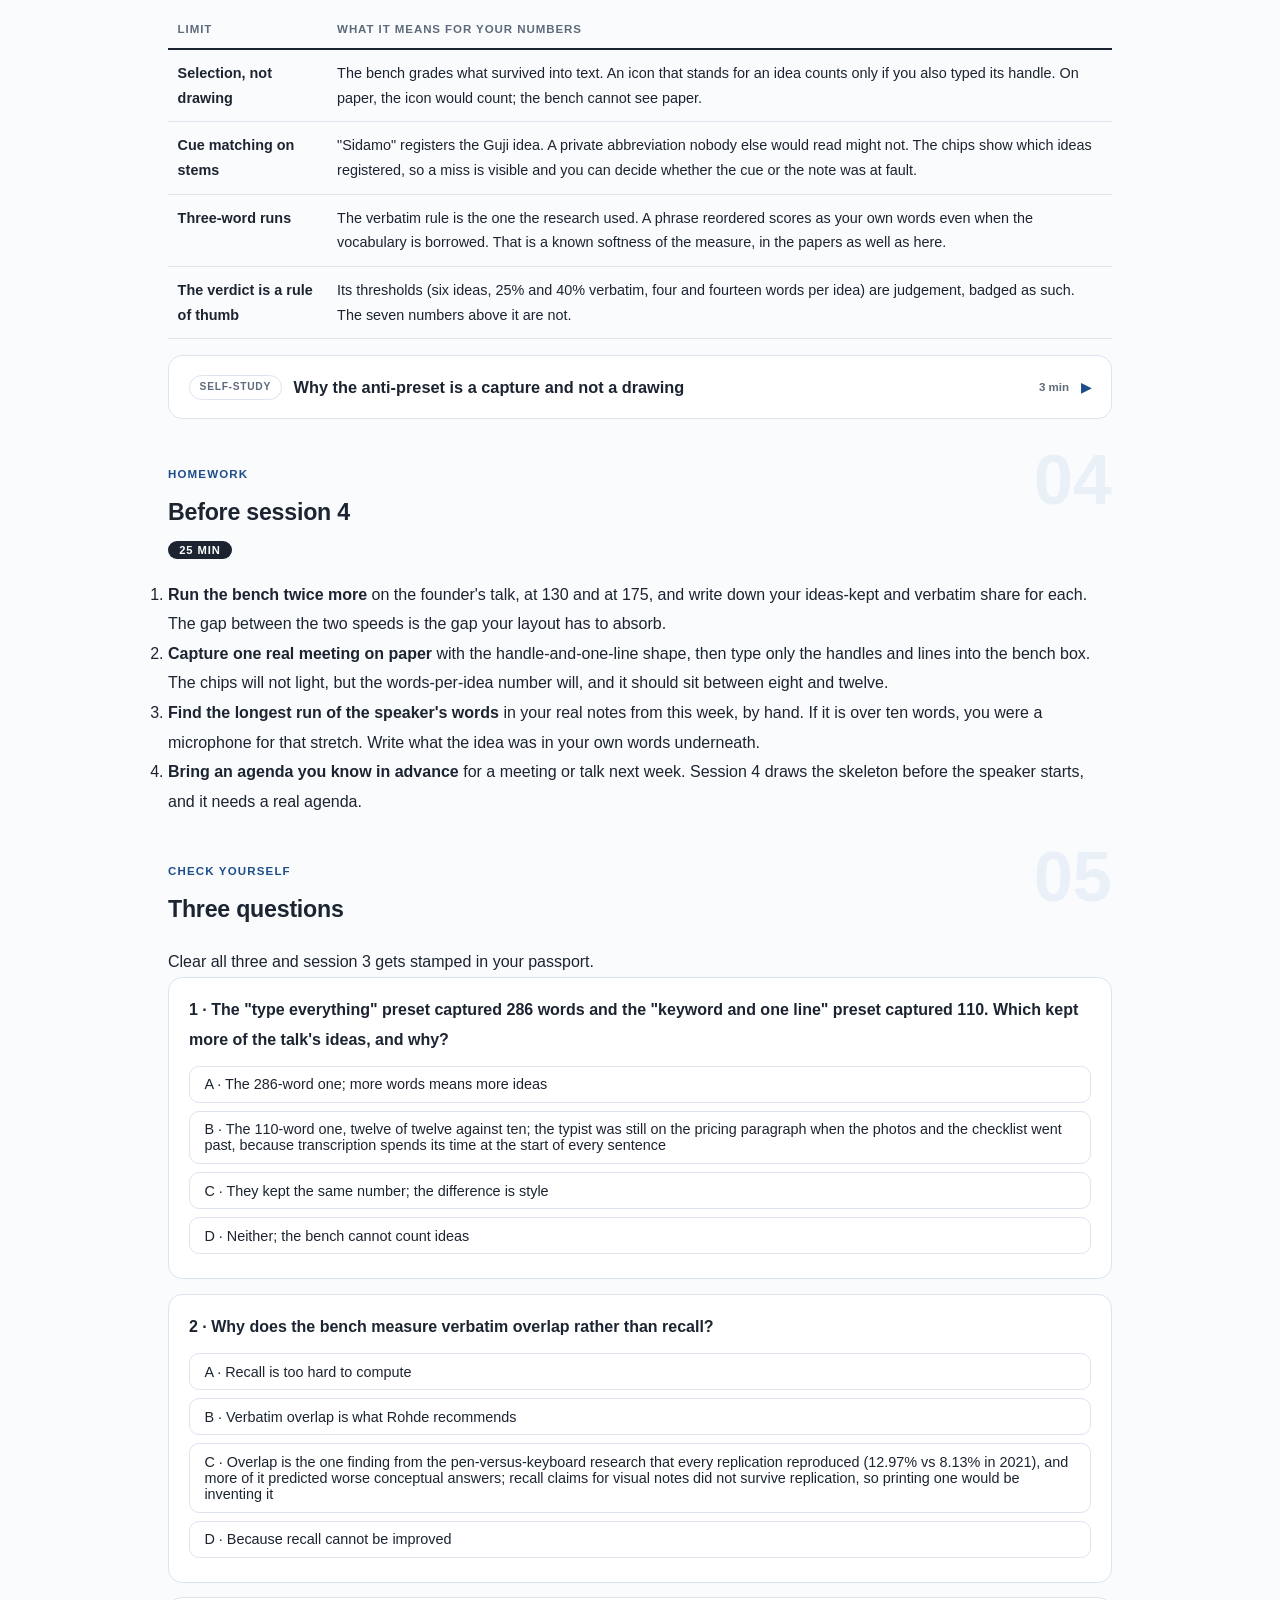
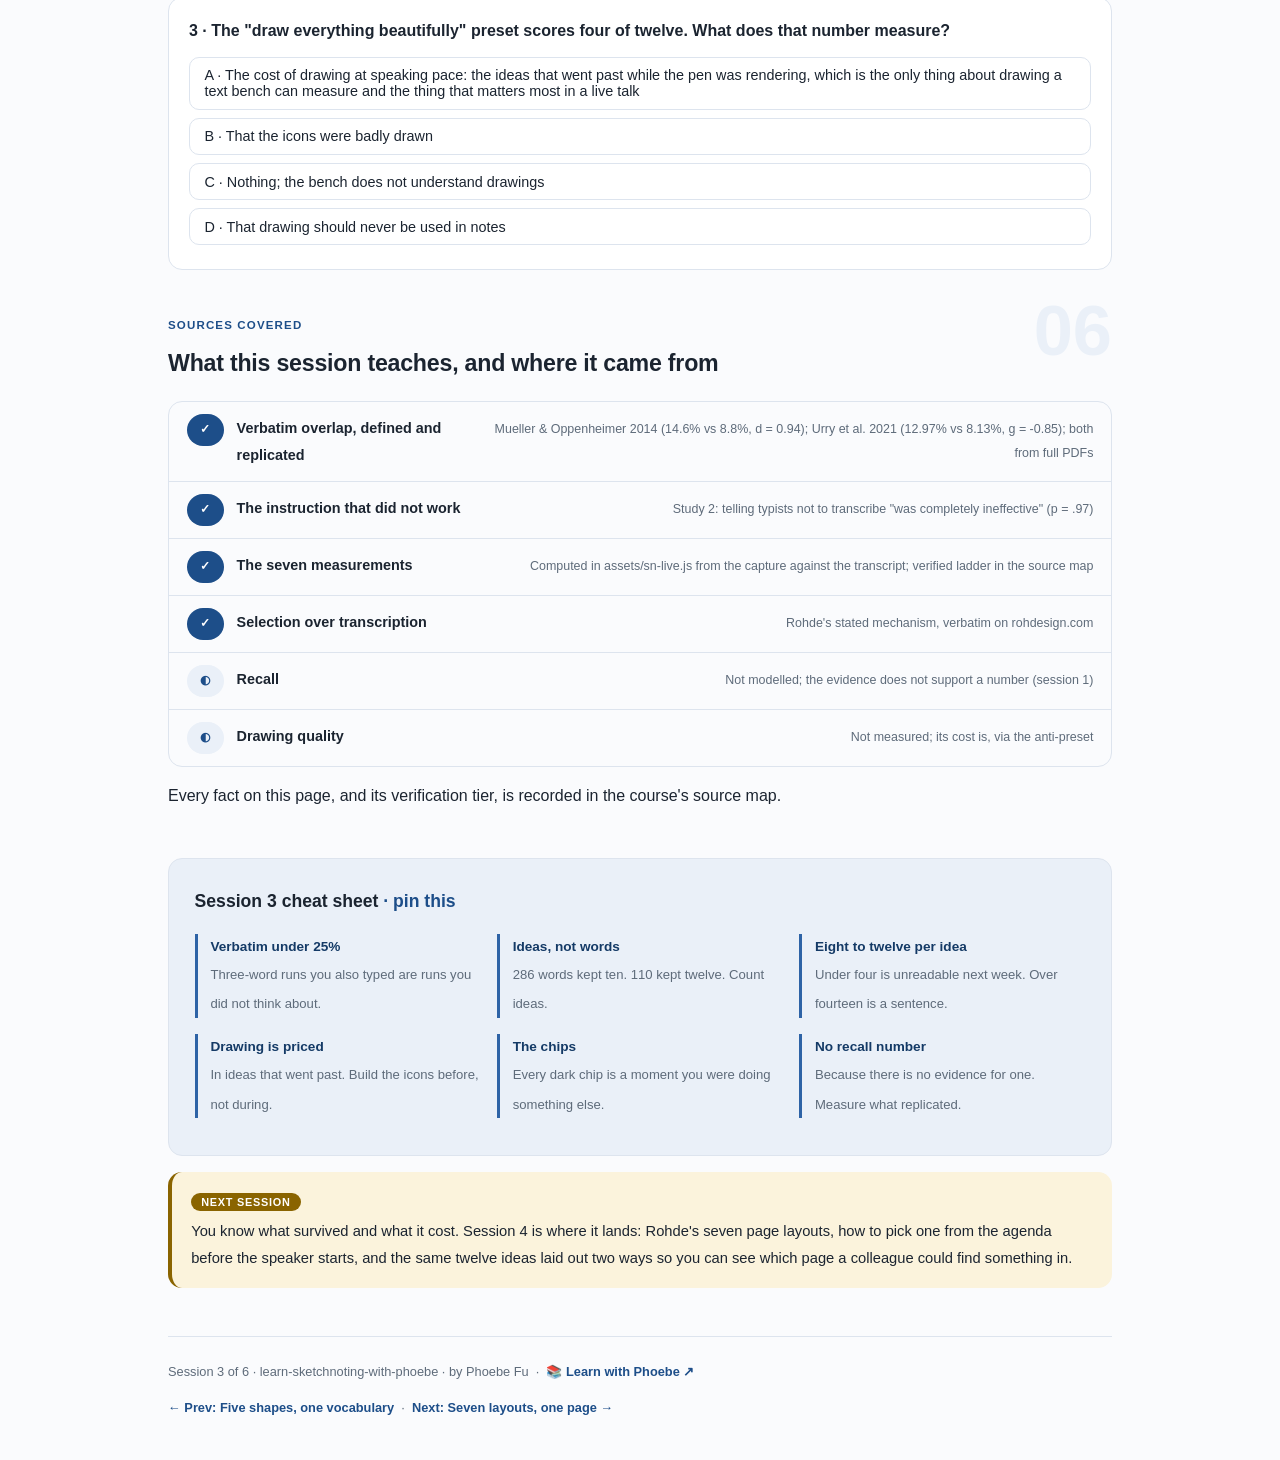
<file: courses/03-the-selection-bench.html>
<!DOCTYPE html>
<html lang="en">
<head>
<meta charset="UTF-8">
<meta name="viewport" content="width=device-width, initial-scale=1.0">
<!-- social:start -->
<meta name="description" content="Session 3 of 6. A nine-minute talk plays one word at a time. You capture. The bench counts how many of its twelve ideas survived, how much of your text is the speaker's exact words, and what each idea cost you. Selection measured, not drawing.">
<meta property="og:type" content="article">
<meta property="og:site_name" content="Learn with Phoebe">
<meta property="og:title" content="The selection bench - learn sketchnoting with phoebe">
<meta property="og:description" content="Session 3 of 6. Typing everything kept 10 of 12 ideas in 286 words. Choosing kept 12 in 110. The bench reads both off what you typed.">
<meta property="og:url" content="https://phoebefu6.github.io/learn-sketchnoting-with-phoebe/courses/03-the-selection-bench.html">
<meta property="og:image" content="https://phoebefu6.github.io/learn-sketchnoting-with-phoebe/assets/og-cover.png">
<meta property="og:image:width" content="1200">
<meta property="og:image:height" content="630">
<meta name="twitter:card" content="summary_large_image">
<meta name="twitter:title" content="The selection bench - learn sketchnoting with phoebe">
<meta name="twitter:description" content="Session 3 of 6. A talk plays at speaking pace; the bench measures what survived.">
<meta name="twitter:image" content="https://phoebefu6.github.io/learn-sketchnoting-with-phoebe/assets/og-cover.png">
<!-- social:end -->
<title>Session 3 · The selection bench - learn sketchnoting with phoebe</title>
<link rel="stylesheet" href="../assets/style.css?v=22">
</head>
<body>

<div class="toolbar">
  <div class="wrap">
    <span class="crumb"><a href="../index.html">learn-sketchnoting-with-phoebe</a> / Session 3 of 6</span>
    <button class="btn" id="toggle-all" type="button">Expand all</button>
    <button class="btn primary" id="zoom-toggle" type="button">Projector zoom: off</button>
  </div>
</div>

<header class="masthead">
  <div class="wrap">
    <div class="eyebrow">Learn Sketchnoting with Phoebe · Session 3 of 6</div>
    <h1>The selection <span class="accent">bench</span></h1>
    <p class="sub">Two sessions of rules, and tonight they get measured. The founder's nine-minute talk plays one word at a time at the pace a person speaks. You capture it in a box while it plays. When you stop, a bench reads seven numbers off what you typed: how many of the twelve ideas survived, how much of your text is the speaker's exact words, how long the longest stolen run is, what each idea cost you in words. Then four ready-made captures go through the same bench, and one of them is the trap.</p>
    <div class="chip-row">
      <span class="chip level">🔴 Bench night</span>
      <span class="chip audience">Laptop, not paper</span>
      <span class="chip audience">Your session 2 icons beside you</span>
      <span class="chip time">45 min</span>
    </div>
    <div class="agenda">
      <span class="a1" style="flex:1">0-3 · Welcome</span>
      <span class="a2" style="flex:3">3-14 · What gets measured and why</span>
      <span class="a3" style="flex:6">14-40 · The bench: four rungs, then yours</span>
      <span class="a4" style="flex:1">40-45 · Q&amp;A</span>
    </div>
  </div>
</header>

<main class="wrap">

  <section class="section" id="intro">
    <div class="section-kicker">
      <span class="klabel">Part 0</span>
      <h2>Where we start</h2>
    </div>
    <p class="lede">Session 1 said the case for sketchnoting is selection, not the pen. Session 2 built the marks so selection could be fast. A claim like that is easy to nod at and hard to know you have followed. A bench is a claim you cannot nod at: it reports a number, and the number is either what you hoped or it is not.</p>

    <div class="legend">
      <span class="pill">🎫 Clear all three quiz questions to stamp your passport</span>
      <span class="pill">Live = presented in the 45 minutes</span>
      <span class="pill">Self-study = the full depth, after class</span>
    </div>

    <div class="callout win">
      <p><strong>★ What you walk out with tonight.</strong> Your own capture of a real talk at real pace, with its numbers: ideas kept out of twelve, verbatim share, words per idea. And the honest knowledge of which rung of the ladder you started on.</p>
    </div>

    <div class="callout tip">
      <p><strong>Every number below is computed from the box against the transcript.</strong> Ideas are matched on cue words and light up as chips so you can see which registered. Verbatim overlap uses the definition from the note-taking research: the share of your words that sit inside a run of three or more consecutive words the speaker also said consecutively. The only thing that is not a measurement is the one-line verdict, and it wears a badge saying so. And one thing is not measured at all, on purpose: the drawing. A browser cannot see your icons. It can see what they cost.</p>
    </div>
  </section>

  <section class="section" id="part-1">
    <div class="section-kicker">
      <span class="klabel">Part 1 · covers the seven numbers</span>
      <h2>What gets measured, and which claim each number belongs to</h2>
      <span class="tag concept">6 min live</span>
    </div>
    <p class="lede">Seven numbers, and each one is a claim from an earlier session turned into something countable. One of them is the single finding from the handwriting literature that survived every replication, which is why it is the one the bench leads with.</p>

    <figure class="zoomable">
      <svg viewBox="0 0 880 330" xmlns="http://www.w3.org/2000/svg" role="img" aria-label="Seven bench metrics in three columns: what survived, whose words, and what it cost, each tagged with the session or the study whose claim it measures">
        <style>
          .s3aH { font: 800 12px Inter, sans-serif; fill: #143A66; }
          .s3aT { font: 700 11.5px Inter, sans-serif; fill: #FFFFFF; }
          .s3aB { font: 400 11px Inter, sans-serif; fill: #EAF0F8; }
          .s3aN { font: 400 11px Inter, sans-serif; fill: #5E6B7A; }
          .s3aS { font: 700 10px Inter, sans-serif; fill: #FBF3DC; }
          .s3aK { font: 400 11px Inter, sans-serif; fill: #1B2430; }
        </style>

        <text class="s3aH" x="30" y="30">WHAT SURVIVED</text>
        <rect x="30" y="42" width="256" height="52" rx="9" fill="#1D4E89"/>
        <text class="s3aT" x="46" y="63">Ideas captured, of 12</text>
        <text class="s3aB" x="46" y="82">any cue for the idea appears</text>
        <text class="s3aS" x="238" y="63">S1</text>
        <rect x="30" y="104" width="256" height="52" rx="9" fill="#2E63A6"/>
        <text class="s3aT" x="46" y="125">Words captured, lines</text>
        <text class="s3aB" x="46" y="144">whitespace tokens, non-empty lines</text>
        <text class="s3aS" x="238" y="125">S1</text>

        <text class="s3aH" x="312" y="30">WHOSE WORDS</text>
        <rect x="312" y="42" width="256" height="52" rx="9" fill="#8A6400"/>
        <text class="s3aT" x="328" y="63">Verbatim overlap</text>
        <text class="s3aB" x="328" y="82">inside 3-word runs the speaker said</text>
        <text class="s3aS" x="500" y="63">M&amp;O 2014</text>
        <rect x="312" y="104" width="256" height="52" rx="9" fill="#8A6400"/>
        <text class="s3aT" x="328" y="125">Longest verbatim run</text>
        <text class="s3aB" x="328" y="144">consecutive stolen words</text>
        <text class="s3aS" x="500" y="125">Urry 2021</text>
        <rect x="312" y="166" width="256" height="52" rx="9" fill="#2E63A6"/>
        <text class="s3aT" x="328" y="187">Your own words</text>
        <text class="s3aB" x="328" y="206">share not in the transcript at all</text>
        <text class="s3aS" x="520" y="187">S1</text>

        <text class="s3aH" x="594" y="30">WHAT IT COST</text>
        <rect x="594" y="42" width="256" height="52" rx="9" fill="#143A66"/>
        <text class="s3aT" x="610" y="63">Words per idea</text>
        <text class="s3aB" x="610" y="82">captured words over ideas kept</text>
        <text class="s3aS" x="802" y="63">S5</text>
        <rect x="594" y="104" width="256" height="52" rx="9" fill="#143A66"/>
        <text class="s3aT" x="610" y="125">Capture time</text>
        <text class="s3aB" x="610" y="144">seconds from play to stop</text>
        <text class="s3aS" x="802" y="125">S2</text>
        <rect x="594" y="166" width="256" height="52" rx="9" fill="#EAF0F8" stroke="#B9CDE6"/>
        <text class="s3aH" x="610" y="187">The verdict</text>
        <text class="s3aK" x="610" y="206">a rule of thumb, badged as one</text>

        <line x1="30" y1="236" x2="850" y2="236" stroke="#DDE4EE"/>
        <text class="s3aK" x="30" y="262">The amber pair is the mechanism that replicated: typists steal more of the speaker's words, and stolen words predict</text>
        <text class="s3aK" x="30" y="280">worse conceptual answers. The bench leads with them because they are the only numbers here with a replication behind them.</text>

        <rect x="30" y="302" width="14" height="14" rx="3" fill="#8A6400"/>
        <text class="s3aN" x="52" y="313">Six measurements and one heuristic. The badge on each tile says which it is. Drawing is not on this page and never will be.</text>
      </svg>
      <figcaption>🔍 Click to zoom - the two amber tiles carry the one finding from the pen-versus-keyboard literature that every replication reproduced</figcaption>
    </figure>

    <details class="card" open>
      <summary><span class="mode live">Live</span>Why verbatim overlap is the number that matters<span class="mini">3 min</span><span class="caret">▶</span></summary>
      <div class="body">
        <p>Mueller and Oppenheimer measured it as the share of a student's note words that sat inside a three-word string also found in the lecture. Laptop notes: 14.6%. Longhand: 8.8%. The effect was large (d = 0.94) and more overlap predicted worse answers on conceptual questions (beta = -0.43, p = .005). When the study was replicated in 2021 with 142 students and 88 co-authors, the quiz result did not hold, and this one did: laptop 12.97%, longhand 8.13%, g = -0.85. Telling typists not to transcribe, in the original study 2, "was completely ineffective at reducing verbatim content."</p>
        <p>So the bench uses that exact definition. A three-word run you also typed is a run you did not think about; you were a microphone for those three words. The share of your capture that is microphone is the share that did no selecting. Under 25% and you were listening. Over 40% and you were typing.</p>
      </div>
    </details>

    <details class="card">
      <summary><span class="mode self">Self-study</span>What the bench refuses to model<span class="mini">3 min</span><span class="caret">▶</span></summary>
      <div class="body">
        <p>There is no recall number. Session 1 laid out why: the doodling study licenses a claim about attention under a dull stream, the drawing-effect studies license a claim about encoding single words, and the handwriting literature licenses a claim about transcription. None of them licenses "this capture will be remembered X% better", and a bench that printed one would be inventing it.</p>
        <p>There is also no drawing score, and this is the more important refusal. A browser can measure a textarea. It cannot see that your icon for legal was a beautiful pair of scales. What it can see is that while you drew the scales, the founder said four thousand bags, and the bags are not in the box. The anti-preset below is exactly that page: five lovely lines and eight missing ideas. The bench measures the cost of drawing, which is the only thing about drawing that can be measured here, and the only thing about it that matters at speaking pace.</p>
      </div>
    </details>
  </section>

  <section class="section" id="demo-1">
    <div class="section-kicker">
      <span class="klabel">The bench</span>
      <h2>Nine minutes, four captures, one trap</h2>
      <span class="tag demo">★ 26 min · everyone drives</span>
    </div>
    <p class="lede">Load the four presets in order and read the numbers before you read the verdict. Then press play, capture the talk yourself with your session 2 icons beside you, and stop when you stop. The bench works on whatever is in the box.</p>

    <div class="mb-wrap">
      <h4>The selection bench</h4>
      <p class="mb-intro">The founder's autumn roast talk, 557 words, twelve things worth keeping. Every number except the verdict is computed from your capture against the transcript. The twelve ideas light up as they register.</p>
      <div id="selection-bench"></div>
    </div>

    <p>The ladder below was read off this bench in a browser before this page was written. Load the presets in the same order and you will get the same numbers, because they come from the same measurement.</p>

    <figure class="zoomable">
      <svg viewBox="0 0 880 300" xmlns="http://www.w3.org/2000/svg" role="img" aria-label="Verified ladder of the four bench presets with ideas captured, verbatim overlap, longest run, words, words per idea and the verdict for each">
        <style>
          .s3bH { font: 800 11.5px Inter, sans-serif; fill: #143A66; }
          .s3bB { font: 400 11.5px Inter, sans-serif; fill: #1B2430; }
          .s3bS { font: 800 11.5px Inter, sans-serif; fill: #5C4300; }
          .s3bN { font: 400 11px Inter, sans-serif; fill: #5E6B7A; }
        </style>
        <text class="s3bH" x="34" y="26">Preset</text>
        <text class="s3bH" x="300" y="26">Ideas</text>
        <text class="s3bH" x="380" y="26">Verbatim</text>
        <text class="s3bH" x="470" y="26">Longest run</text>
        <text class="s3bH" x="570" y="26">Words</text>
        <text class="s3bH" x="640" y="26">Per idea</text>
        <text class="s3bH" x="720" y="26">Verdict</text>
        <line x1="34" y1="36" x2="846" y2="36" stroke="#DDE4EE"/>

        <text class="s3bB" x="34" y="62">Type everything</text>
        <text class="s3bS" x="300" y="62">10 / 12</text>
        <text class="s3bS" x="380" y="62">84%</text>
        <text class="s3bB" x="470" y="62">44</text>
        <text class="s3bB" x="570" y="62">286</text>
        <text class="s3bB" x="640" y="62">28.6</text>
        <text class="s3bB" x="720" y="62">A transcript, not notes</text>

        <text class="s3bB" x="34" y="94">Keywords only</text>
        <text class="s3bB" x="300" y="94">12 / 12</text>
        <text class="s3bB" x="380" y="94">0%</text>
        <text class="s3bB" x="470" y="94">0</text>
        <text class="s3bB" x="570" y="94">36</text>
        <text class="s3bS" x="640" y="94">3</text>
        <text class="s3bB" x="720" y="94">Too thin to read next week</text>

        <rect x="24" y="108" width="832" height="32" rx="8" fill="#FBF3DC"/>
        <text class="s3bS" x="34" y="129">Keyword and one line, my words</text>
        <text class="s3bS" x="300" y="129">12 / 12</text>
        <text class="s3bS" x="380" y="129">0%</text>
        <text class="s3bS" x="470" y="129">0</text>
        <text class="s3bS" x="570" y="129">110</text>
        <text class="s3bS" x="640" y="129">9.2</text>
        <text class="s3bS" x="720" y="129">Selected, own words</text>

        <text class="s3bB" x="34" y="162">then: draw everything beautifully</text>
        <text class="s3bS" x="300" y="162">4 / 12</text>
        <text class="s3bB" x="380" y="162">0%</text>
        <text class="s3bB" x="470" y="162">0</text>
        <text class="s3bB" x="570" y="162">24</text>
        <text class="s3bB" x="640" y="162">6</text>
        <text class="s3bB" x="720" y="162">Less than half survived</text>

        <line x1="34" y1="180" x2="846" y2="180" stroke="#DDE4EE"/>
        <text class="s3bB" x="34" y="206">Typing everything cost 286 words and still lost two ideas. Choosing kept all twelve in 110 words, none of them the</text>
        <text class="s3bB" x="34" y="224">speaker's. Keywords alone are complete and unreadable. The lovely page kept four.</text>

        <rect x="24" y="252" width="14" height="14" rx="3" fill="#8A6400"/>
        <text class="s3bN" x="46" y="263">Measured 2026-09-19 in a headless browser via the bench's own API. The player was checked at 150 wpm: ten words in four seconds.</text>
      </svg>
      <figcaption>🔍 Click to zoom - the amber row is the target; the row below it is what it feels like to be good at sketchnoting and is the worst state on the bench</figcaption>
    </figure>

    <details class="card">
      <summary><span class="mode live">Live</span>Read the ladder: more words, fewer ideas<span class="mini">4 min</span><span class="caret">▶</span></summary>
      <div class="body">
        <ul>
          <li><strong>Type everything: 286 words, 84% the speaker's, ten of twelve.</strong> The typist was still on the pricing paragraph when the photos and the checklist went past. The longest stolen run is 44 words: for 44 words in a row the typist was a microphone. This is the laptop condition from the research, and it loses ideas at the end because it spends all its time at the beginning.</li>
          <li><strong>Keywords only: twelve of twelve, 36 words, three per idea.</strong> Complete and useless. "2nd wk Oct" brings the date back tonight and nothing back next month. Session 5 is about the reader who is not you; this rung fails that reader entirely.</li>
          <li><strong>Keyword and one line, your words: twelve of twelve, 110 words, zero verbatim.</strong> A handle to find it by, then the idea in the listener's own words. 35% of the words appear nowhere in the transcript, which is the sound of somebody thinking. This is the target rung and it cost 74 more words than the one below it.</li>
          <li><strong>Draw everything beautifully: four of twelve.</strong> Every idea got an icon and a banner and the talk kept going. The bench cannot see that the icons were lovely, and neither can anyone reading the page next week. It is the honest cost of the art end of Rohde's scale, and it is why session 2 made you build the icons before the meeting.</li>
        </ul>
      </div>
    </details>

    <details class="card">
      <summary><span class="mode live">Live</span>Now yours: play, capture, read<span class="mini">10 min</span><span class="caret">▶</span></summary>
      <div class="body">
        <p>Clear the box. Press play at 150 words per minute, which is conversational pace. Capture into the box using your session 2 vocabulary: a handle in capitals, then the idea in your words on the same line, one line per idea. When the talk ends, or when you stop, press pause and read the seven numbers before you read the verdict.</p>
        <p>Then look at the chips. Every idea that did not light up is a specific moment you were doing something other than listening, and you know what it was. Most first attempts land between the top two rungs: eight to ten ideas, twenty to thirty percent verbatim, because the speaker's phrasing is sticky and the hand copies it. Play it again at 130 and see if the verbatim share drops. Then once at 175, because real speakers do not wait.</p>
        <p>If you finished with time to spare, paste in the notes from a real meeting this week. The idea chips will not light, because the transcript is the founder's, but the verbatim share still means something if you have the meeting's transcript or recording: the bench is a general instrument, and the twelve ideas are only the ones keyed for this talk.</p>
      </div>
    </details>

    <div class="callout tip">
      <p><strong>The number to bring to session 4.</strong> Your words per idea on the best run. Under four and your page will not be readable next week; over fourteen and you were writing sentences. The rung that survives a week sits between eight and twelve, and layout, which is next session, is where those eight to twelve words go so that somebody can find them.</p>
    </div>
  </section>

  <section class="section" id="part-2">
    <div class="section-kicker">
      <span class="klabel">Part 2 · covers honest limits</span>
      <h2>What the numbers can and cannot tell you</h2>
      <span class="tag concept">3 min live</span>
    </div>
    <p class="lede">A bench that only reports what it can measure has to be clear about what it cannot. Four limits, stated on the widget and here.</p>

    <table class="clean">
      <tr><th>Limit</th><th>What it means for your numbers</th></tr>
      <tr><td>Selection, not drawing</td><td>The bench grades what survived into text. An icon that stands for an idea counts only if you also typed its handle. On paper, the icon would count; the bench cannot see paper.</td></tr>
      <tr><td>Cue matching on stems</td><td>"Sidamo" registers the Guji idea. A private abbreviation nobody else would read might not. The chips show which ideas registered, so a miss is visible and you can decide whether the cue or the note was at fault.</td></tr>
      <tr><td>Three-word runs</td><td>The verbatim rule is the one the research used. A phrase reordered scores as your own words even when the vocabulary is borrowed. That is a known softness of the measure, in the papers as well as here.</td></tr>
      <tr><td>The verdict is a rule of thumb</td><td>Its thresholds (six ideas, 25% and 40% verbatim, four and fourteen words per idea) are judgement, badged as such. The seven numbers above it are not.</td></tr>
    </table>

    <details class="card">
      <summary><span class="mode self">Self-study</span>Why the anti-preset is a capture and not a drawing<span class="mini">3 min</span><span class="caret">▶</span></summary>
      <div class="body">
        <p>The honest way to represent "spent the time drawing" in a text bench is to show what was left over when the drawing was done: five lines, four ideas, and parenthetical notes about the icons that ate the other eight. Nobody who has sketchnoted a fast talk will find that page unfamiliar. The bench does not pretend to grade the icons; it grades the page they cost, which is the page the reader gets.</p>
        <div class="callout example">
          <span class="ex-pill">Real world</span>
          <p>A Daybreak designer ran the bench three times. First run: nine ideas, 31% verbatim, because she typed the founder's jokes. Second run at 130 wpm: eleven ideas, 12%. Third run at 175, with her twenty icons on paper beside the laptop and only the handles typed: twelve ideas, 4%, 88 words. The icons did not appear in the bench at all. They appeared in the time they saved.</p>
        </div>
      </div>
    </details>
  </section>

  <section class="section" id="exercise">
    <div class="section-kicker">
      <span class="klabel">Homework</span>
      <h2>Before session 4</h2>
      <span class="tag exercise">25 min</span>
    </div>
    <ol>
      <li><strong>Run the bench twice more</strong> on the founder's talk, at 130 and at 175, and write down your ideas-kept and verbatim share for each. The gap between the two speeds is the gap your layout has to absorb.</li>
      <li><strong>Capture one real meeting on paper</strong> with the handle-and-one-line shape, then type only the handles and lines into the bench box. The chips will not light, but the words-per-idea number will, and it should sit between eight and twelve.</li>
      <li><strong>Find the longest run of the speaker's words</strong> in your real notes from this week, by hand. If it is over ten words, you were a microphone for that stretch. Write what the idea was in your own words underneath.</li>
      <li><strong>Bring an agenda you know in advance</strong> for a meeting or talk next week. Session 4 draws the skeleton before the speaker starts, and it needs a real agenda.</li>
    </ol>
  </section>

  <section class="section" id="quiz">
    <div class="section-kicker">
      <span class="klabel">Check yourself</span>
      <h2>Three questions</h2>
    </div>
    <p>Clear all three and session 3 gets stamped in your passport.</p>

    <div class="quiz-q" data-answer="1">
      <p class="qtext">1 · The "type everything" preset captured 286 words and the "keyword and one line" preset captured 110. Which kept more of the talk's ideas, and why?</p>
      <button class="qopt" type="button">A · The 286-word one; more words means more ideas</button>
      <button class="qopt" type="button">B · The 110-word one, twelve of twelve against ten; the typist was still on the pricing paragraph when the photos and the checklist went past, because transcription spends its time at the start of every sentence</button>
      <button class="qopt" type="button">C · They kept the same number; the difference is style</button>
      <button class="qopt" type="button">D · Neither; the bench cannot count ideas</button>
      <p class="qwhy">Ideas are counted on cue words and the chips show which registered. The transcript preset has a 44-word verbatim run, and for those 44 words the listener was a microphone. Two ideas arrived while the microphone was still running and never made it to the page.</p>
    </div>

    <div class="quiz-q" data-answer="2">
      <p class="qtext">2 · Why does the bench measure verbatim overlap rather than recall?</p>
      <button class="qopt" type="button">A · Recall is too hard to compute</button>
      <button class="qopt" type="button">B · Verbatim overlap is what Rohde recommends</button>
      <button class="qopt" type="button">C · Overlap is the one finding from the pen-versus-keyboard research that every replication reproduced (12.97% vs 8.13% in 2021), and more of it predicted worse conceptual answers; recall claims for visual notes did not survive replication, so printing one would be inventing it</button>
      <button class="qopt" type="button">D · Because recall cannot be improved</button>
      <p class="qwhy">Mueller and Oppenheimer's quiz result did not replicate; their mechanism result did, twice. A bench reports what has evidence behind it. The share of your words that were the speaker's is that number, and it is the number the widget leads with.</p>
    </div>

    <div class="quiz-q" data-answer="0">
      <p class="qtext">3 · The "draw everything beautifully" preset scores four of twelve. What does that number measure?</p>
      <button class="qopt" type="button">A · The cost of drawing at speaking pace: the ideas that went past while the pen was rendering, which is the only thing about drawing a text bench can measure and the thing that matters most in a live talk</button>
      <button class="qopt" type="button">B · That the icons were badly drawn</button>
      <button class="qopt" type="button">C · Nothing; the bench does not understand drawings</button>
      <button class="qopt" type="button">D · That drawing should never be used in notes</button>
      <p class="qwhy">The bench cannot see the icons and says so. It sees the page they left behind: five lines, four ideas, eight gaps. Drawing is not banned; it is priced, and the price is paid in ideas. Session 2 exists so the price is low.</p>
    </div>

    <p class="quiz-score"></p>
  </section>

  <section class="section" id="official">
    <div class="section-kicker">
      <span class="klabel">Sources covered</span>
      <h2>What this session teaches, and where it came from</h2>
    </div>
    <div class="covered">
      <div class="covered-row"><span class="status pill solid">✓</span><span class="name">Verbatim overlap, defined and replicated</span><span class="note">Mueller &amp; Oppenheimer 2014 (14.6% vs 8.8%, d = 0.94); Urry et al. 2021 (12.97% vs 8.13%, g = -0.85); both from full PDFs</span></div>
      <div class="covered-row"><span class="status pill solid">✓</span><span class="name">The instruction that did not work</span><span class="note">Study 2: telling typists not to transcribe "was completely ineffective" (p = .97)</span></div>
      <div class="covered-row"><span class="status pill solid">✓</span><span class="name">The seven measurements</span><span class="note">Computed in assets/sn-live.js from the capture against the transcript; verified ladder in the source map</span></div>
      <div class="covered-row"><span class="status pill solid">✓</span><span class="name">Selection over transcription</span><span class="note">Rohde's stated mechanism, verbatim on rohdesign.com</span></div>
      <div class="covered-row"><span class="status pill light">◐</span><span class="name">Recall</span><span class="note">Not modelled; the evidence does not support a number (session 1)</span></div>
      <div class="covered-row"><span class="status pill light">◐</span><span class="name">Drawing quality</span><span class="note">Not measured; its cost is, via the anti-preset</span></div>
    </div>
    <p class="mono" style="margin-top:14px">Every fact on this page, and its verification tier, is recorded in the course's source map.</p>
  </section>

  <section class="cheat" id="cheatsheet">
    <h3>Session 3 cheat sheet <span>· pin this</span></h3>
    <div class="grid-2">
      <div class="cheat-item"><b>Verbatim under 25%</b><span>Three-word runs you also typed are runs you did not think about.</span></div>
      <div class="cheat-item"><b>Ideas, not words</b><span>286 words kept ten. 110 kept twelve. Count ideas.</span></div>
      <div class="cheat-item"><b>Eight to twelve per idea</b><span>Under four is unreadable next week. Over fourteen is a sentence.</span></div>
      <div class="cheat-item"><b>Drawing is priced</b><span>In ideas that went past. Build the icons before, not during.</span></div>
      <div class="cheat-item"><b>The chips</b><span>Every dark chip is a moment you were doing something else.</span></div>
      <div class="cheat-item"><b>No recall number</b><span>Because there is no evidence for one. Measure what replicated.</span></div>
    </div>
  </section>

  <div class="callout next">
    <span class="nx-pill">Next session</span>
    <p>You know what survived and what it cost. Session 4 is where it lands: Rohde's seven page layouts, how to pick one from the agenda before the speaker starts, and the same twelve ideas laid out two ways so you can see which page a colleague could find something in.</p>
  </div>

  <footer class="pagefoot">
    <span>Session 3 of 6 · learn-sketchnoting-with-phoebe · by Phoebe Fu &nbsp;·&nbsp; 📚 <a href="https://phoebefu6.github.io/learn-with-phoebe/">Learn with Phoebe ↗</a></span>
    <span><a href="02-five-shapes-one-vocabulary.html">← Prev: Five shapes, one vocabulary</a> &nbsp;·&nbsp; <a href="04-seven-layouts-one-page.html">Next: Seven layouts, one page →</a></span>
  </footer>

</main>

<script src="../assets/app.js?v=20"></script>
<script src="../assets/sn-live.js?v=1"></script>
</body>
</html>
</file>
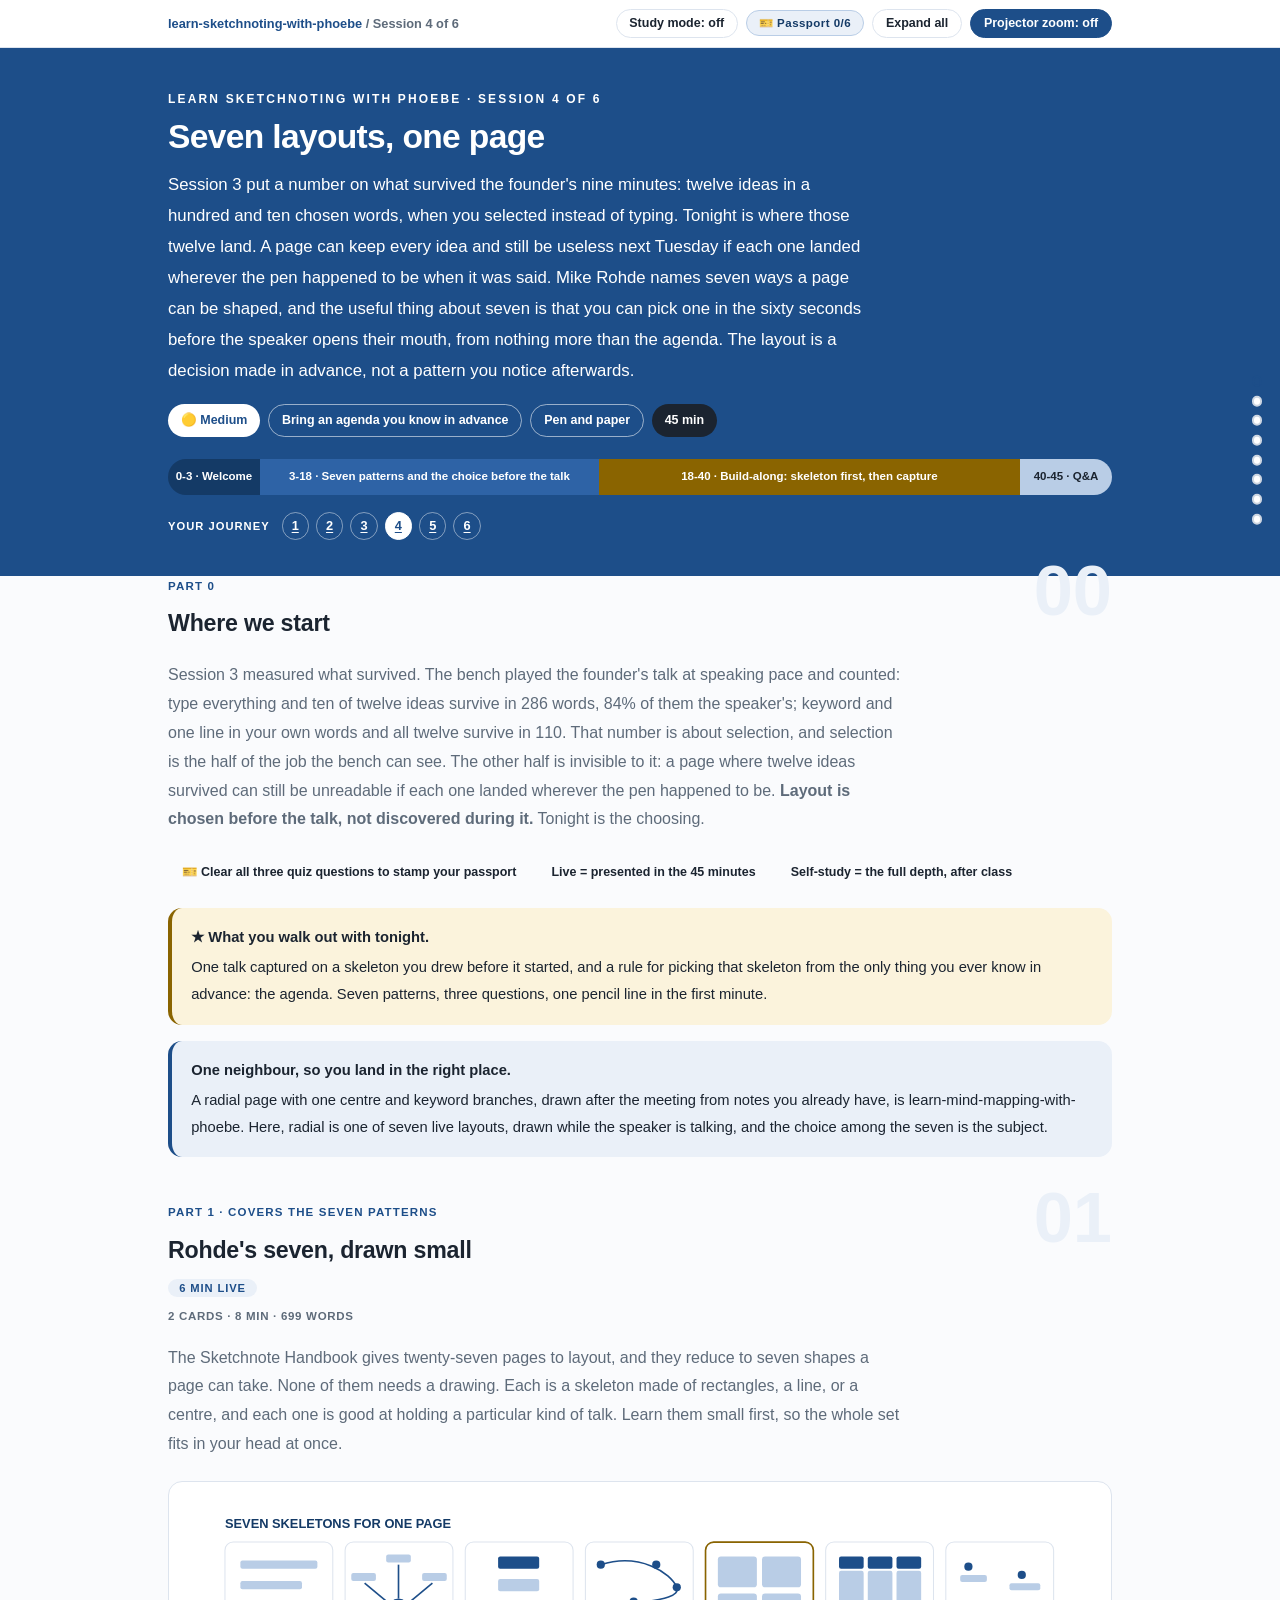
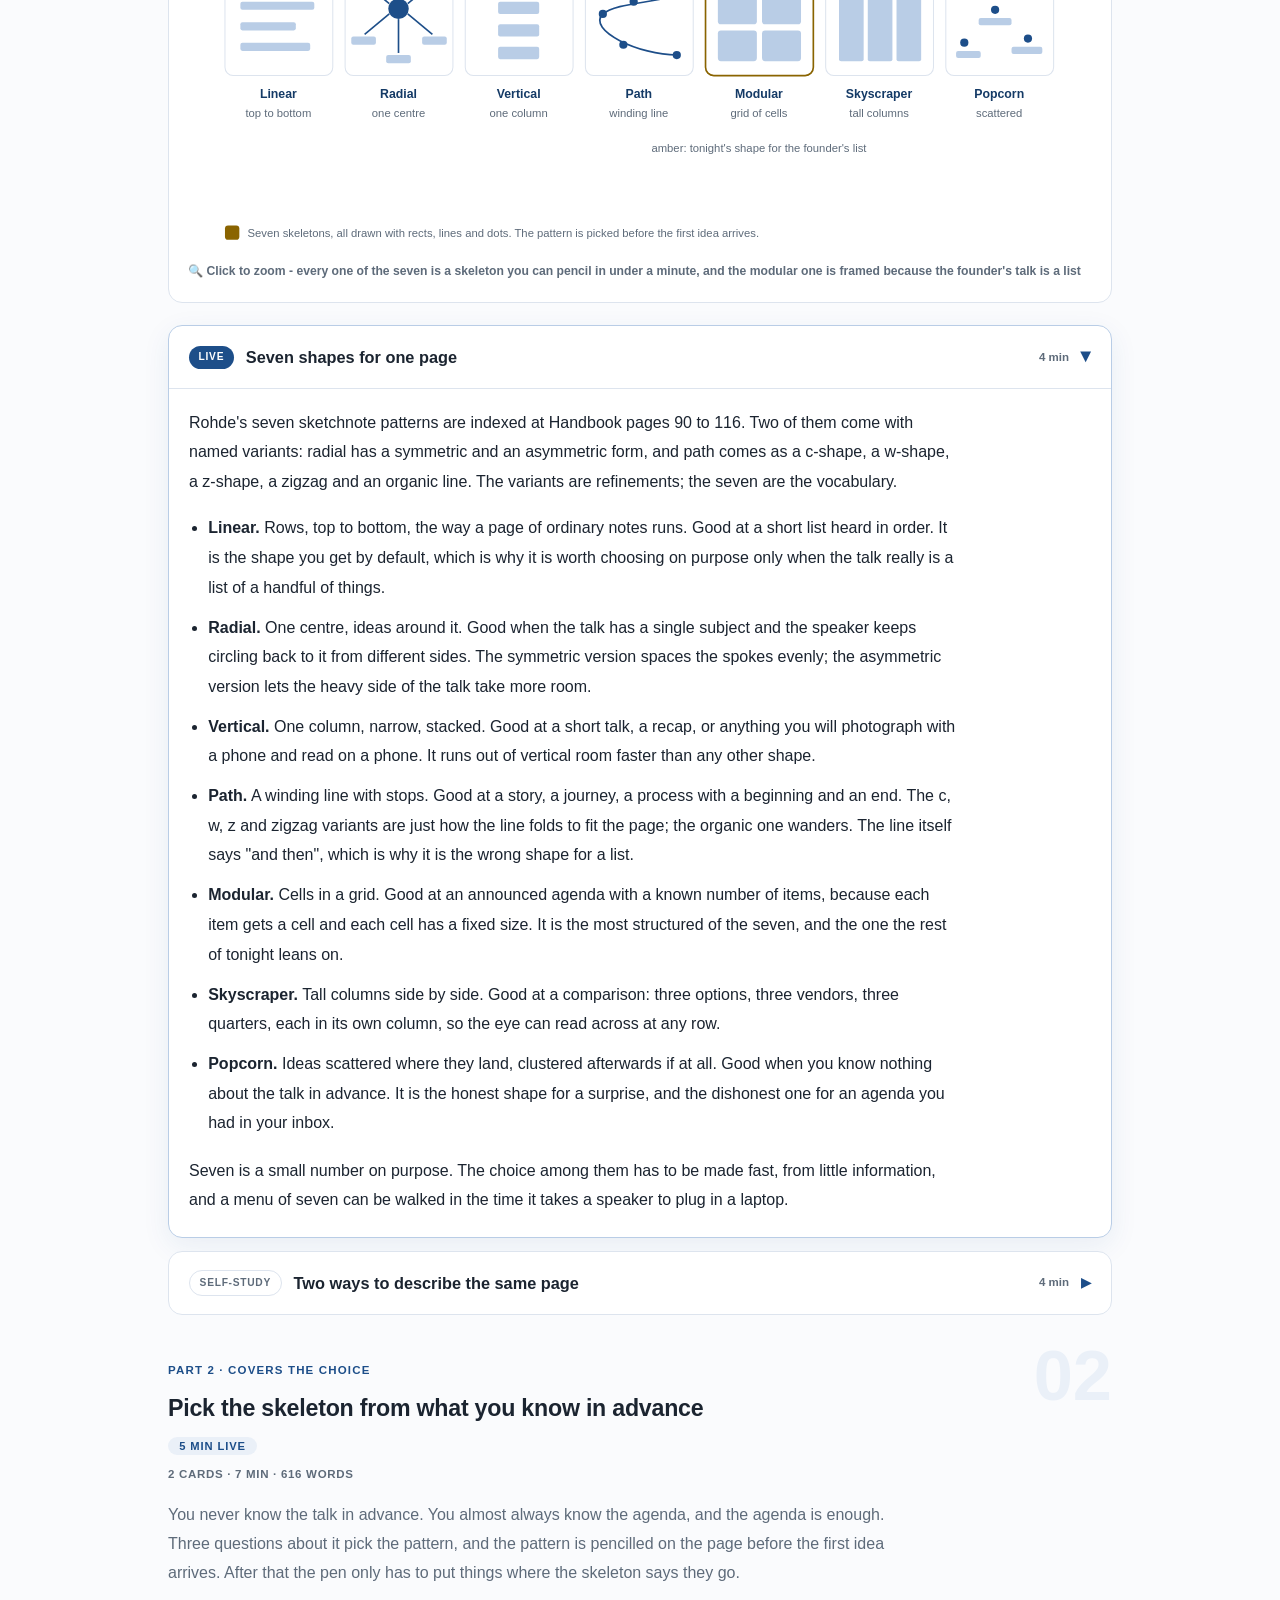
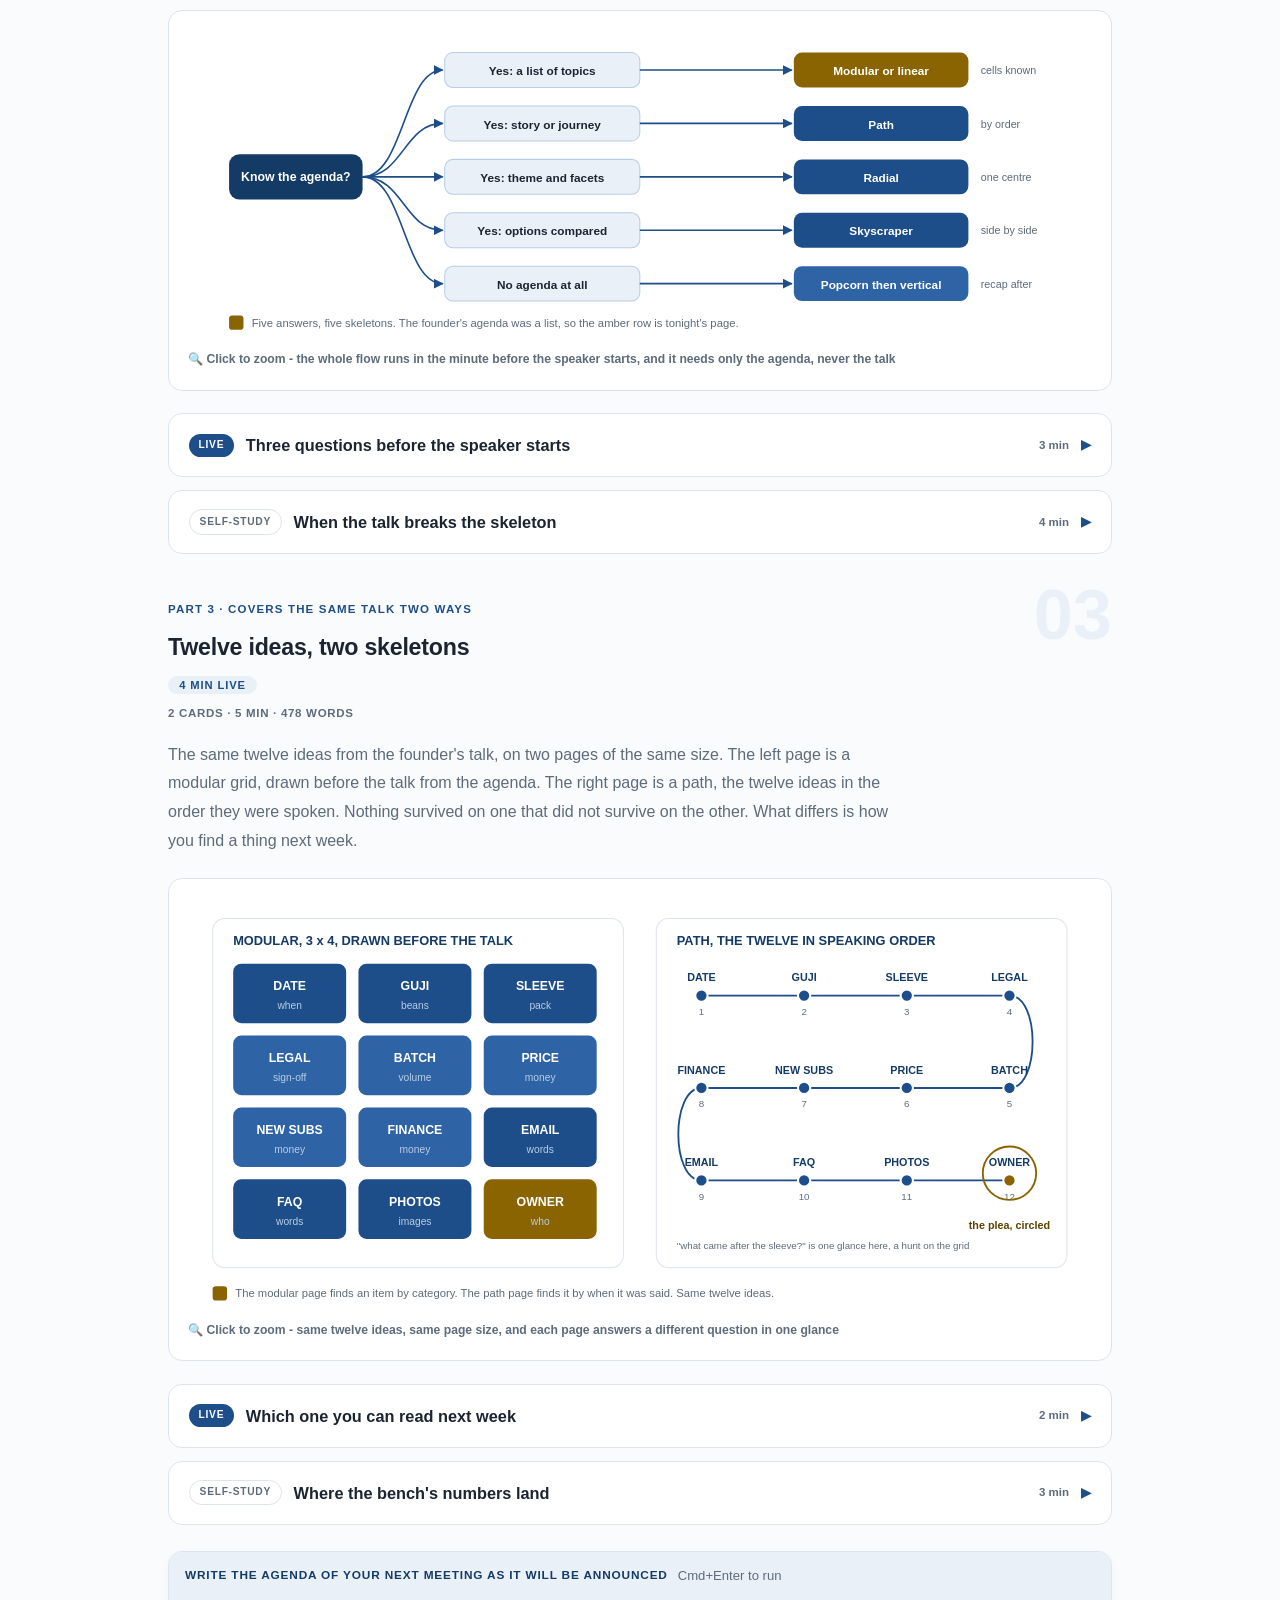
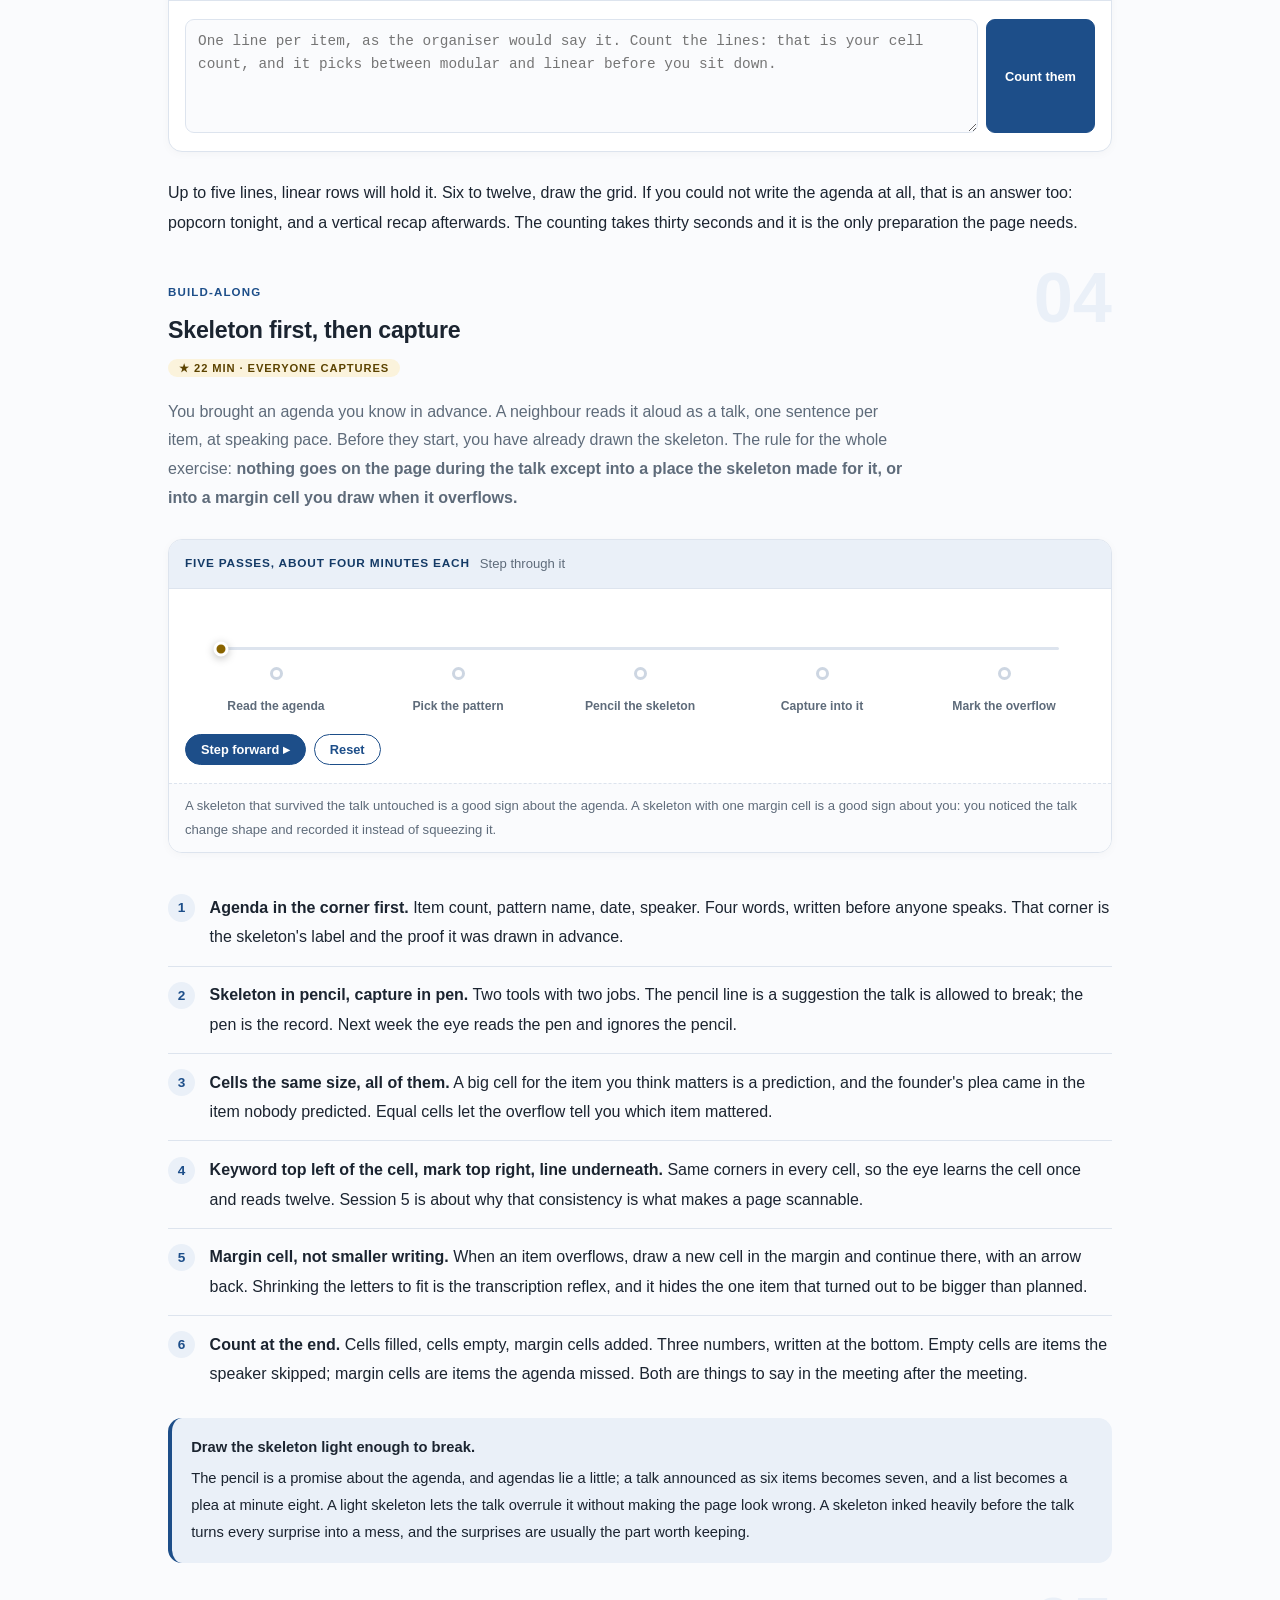
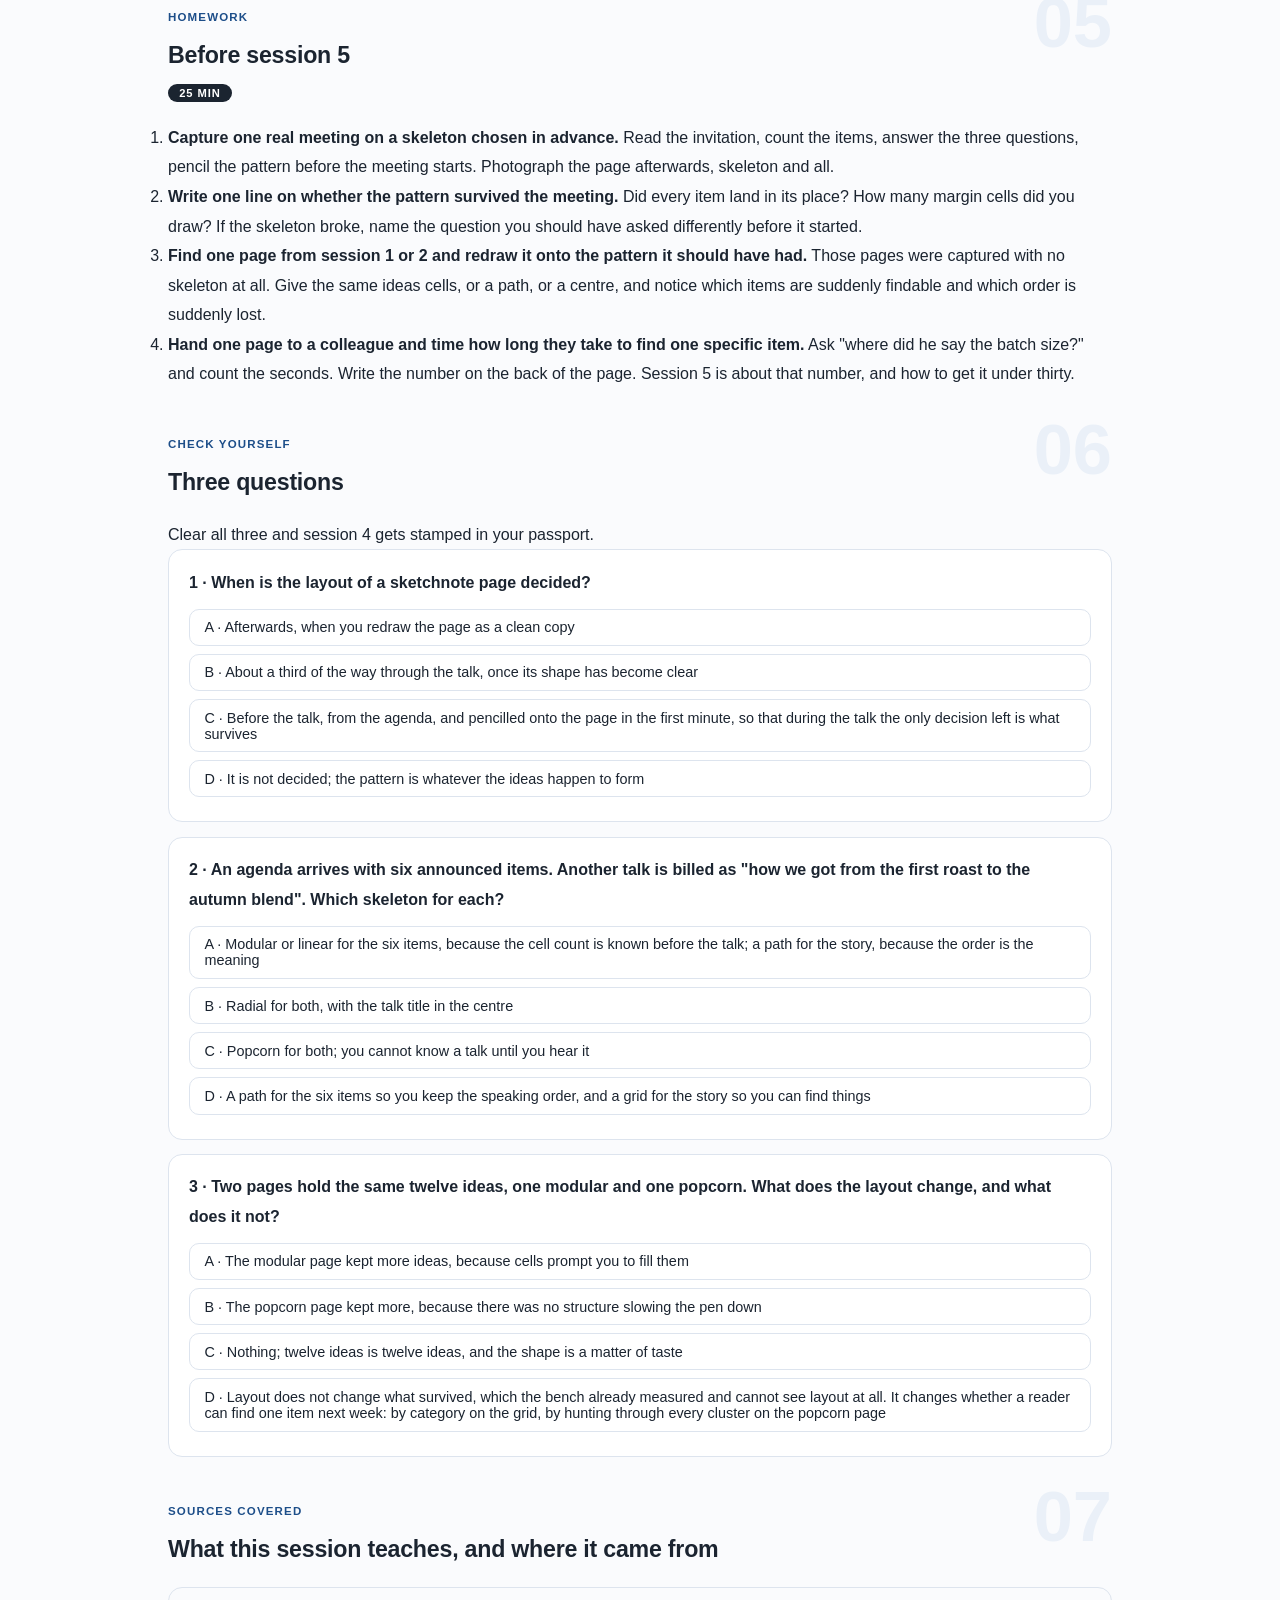
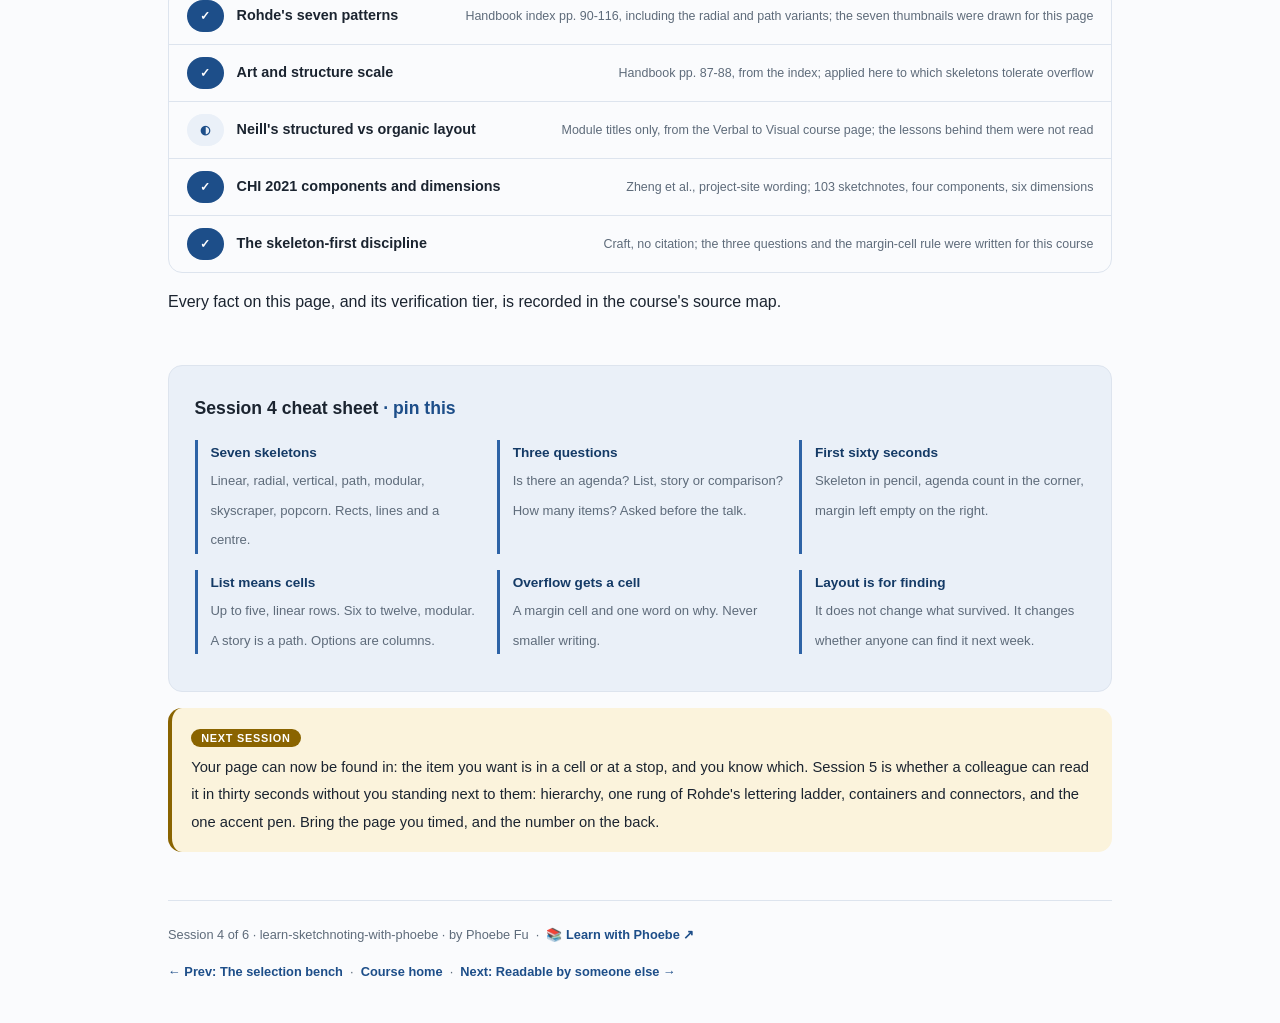
<file: courses/04-seven-layouts-one-page.html>
<!DOCTYPE html>
<html lang="en">
<head>
<meta charset="UTF-8">
<meta name="viewport" content="width=device-width, initial-scale=1.0">
<!-- social:start -->
<meta name="description" content="Session 4 of 6. Rohde's seven layout patterns drawn small, the three questions that pick one from the agenda before the speaker starts, and the founder's twelve ideas laid out two different ways on the same page size.">
<meta property="og:type" content="article">
<meta property="og:site_name" content="Learn with Phoebe">
<meta property="og:title" content="Seven layouts, one page - learn sketchnoting with phoebe">
<meta property="og:description" content="Session 4 of 6. Twelve ideas can survive a talk and still be unfindable. The layout is chosen before the talk from what you already know, and pencilled in the first minute.">
<meta property="og:url" content="https://phoebefu6.github.io/learn-sketchnoting-with-phoebe/courses/04-seven-layouts-one-page.html">
<meta property="og:image" content="https://phoebefu6.github.io/learn-sketchnoting-with-phoebe/assets/og-cover.png">
<meta property="og:image:width" content="1200">
<meta property="og:image:height" content="630">
<meta name="twitter:card" content="summary_large_image">
<meta name="twitter:title" content="Seven layouts, one page - learn sketchnoting with phoebe">
<meta name="twitter:description" content="Session 4 of 6. Seven patterns, three questions, one skeleton drawn before the first idea arrives.">
<meta name="twitter:image" content="https://phoebefu6.github.io/learn-sketchnoting-with-phoebe/assets/og-cover.png">
<!-- social:end -->
<title>Session 4 · Seven layouts, one page - learn sketchnoting with phoebe</title>
<link rel="stylesheet" href="../assets/style.css?v=22">
</head>
<body>

<div class="toolbar">
  <div class="wrap">
    <span class="crumb"><a href="../index.html">learn-sketchnoting-with-phoebe</a> / Session 4 of 6</span>
    <button class="btn" id="toggle-all" type="button">Expand all</button>
    <button class="btn primary" id="zoom-toggle" type="button">Projector zoom: off</button>
  </div>
</div>

<header class="masthead">
  <div class="wrap">
    <div class="eyebrow">Learn Sketchnoting with Phoebe · Session 4 of 6</div>
    <h1>Seven layouts, <span class="accent">one page</span></h1>
    <p class="sub">Session 3 put a number on what survived the founder's nine minutes: twelve ideas in a hundred and ten chosen words, when you selected instead of typing. Tonight is where those twelve land. A page can keep every idea and still be useless next Tuesday if each one landed wherever the pen happened to be when it was said. Mike Rohde names seven ways a page can be shaped, and the useful thing about seven is that you can pick one in the sixty seconds before the speaker opens their mouth, from nothing more than the agenda. The layout is a decision made in advance, not a pattern you notice afterwards.</p>
    <div class="chip-row">
      <span class="chip level">🟡 Medium</span>
      <span class="chip audience">Bring an agenda you know in advance</span>
      <span class="chip audience">Pen and paper</span>
      <span class="chip time">45 min</span>
    </div>
    <div class="agenda">
      <span class="a1" style="flex:1">0-3 · Welcome</span>
      <span class="a2" style="flex:4">3-18 · Seven patterns and the choice before the talk</span>
      <span class="a3" style="flex:5">18-40 · Build-along: skeleton first, then capture</span>
      <span class="a4" style="flex:1">40-45 · Q&amp;A</span>
    </div>
  </div>
</header>

<main class="wrap">

  <section class="section" id="intro">
    <div class="section-kicker">
      <span class="klabel">Part 0</span>
      <h2>Where we start</h2>
    </div>
    <p class="lede">Session 3 measured what survived. The bench played the founder's talk at speaking pace and counted: type everything and ten of twelve ideas survive in 286 words, 84% of them the speaker's; keyword and one line in your own words and all twelve survive in 110. That number is about selection, and selection is the half of the job the bench can see. The other half is invisible to it: a page where twelve ideas survived can still be unreadable if each one landed wherever the pen happened to be. <strong>Layout is chosen before the talk, not discovered during it.</strong> Tonight is the choosing.</p>

    <div class="legend">
      <span class="pill">🎫 Clear all three quiz questions to stamp your passport</span>
      <span class="pill">Live = presented in the 45 minutes</span>
      <span class="pill">Self-study = the full depth, after class</span>
    </div>

    <div class="callout win">
      <p><strong>★ What you walk out with tonight.</strong> One talk captured on a skeleton you drew before it started, and a rule for picking that skeleton from the only thing you ever know in advance: the agenda. Seven patterns, three questions, one pencil line in the first minute.</p>
    </div>

    <div class="callout tip">
      <p><strong>One neighbour, so you land in the right place.</strong> A radial page with one centre and keyword branches, drawn after the meeting from notes you already have, is <span class="mono">learn-mind-mapping-with-phoebe</span>. Here, radial is one of seven live layouts, drawn while the speaker is talking, and the choice among the seven is the subject.</p>
    </div>
  </section>

  <section class="section" id="part-1">
    <div class="section-kicker">
      <span class="klabel">Part 1 · covers the seven patterns</span>
      <h2>Rohde's seven, drawn small</h2>
      <span class="tag concept">6 min live</span>
    </div>
    <p class="lede">The Sketchnote Handbook gives twenty-seven pages to layout, and they reduce to seven shapes a page can take. None of them needs a drawing. Each is a skeleton made of rectangles, a line, or a centre, and each one is good at holding a particular kind of talk. Learn them small first, so the whole set fits in your head at once.</p>

    <figure class="zoomable">
      <svg viewBox="0 0 880 340" xmlns="http://www.w3.org/2000/svg" role="img" aria-label="Seven thumbnail pages in a row: linear rows, a radial centre with spokes, one vertical column, a winding path with stops, a modular grid of six cells, three skyscraper columns, and scattered popcorn clusters">
        <style>
          .s4aH { font: 800 12.5px Inter, sans-serif; fill: #143A66; }
          .s4aC { font: 800 12px Inter, sans-serif; fill: #143A66; }
          .s4aS { font: 400 11px Inter, sans-serif; fill: #5E6B7A; }
          .s4aN { font: 400 11px Inter, sans-serif; fill: #5E6B7A; }
          .s4aP { fill: #FFFFFF; stroke: #DDE4EE; }
          .s4aR { fill: #B9CDE6; }
          .s4aD { fill: #1D4E89; }
          .s4aL { fill: none; stroke: #1D4E89; stroke-width: 1.6; }
          .s4aF { fill: none; stroke: #8A6400; stroke-width: 1.6; }
        </style>

        <text class="s4aH" x="36" y="26">SEVEN SKELETONS FOR ONE PAGE</text>

        <rect class="s4aP" x="36" y="40" width="105" height="130" rx="8"/>
        <rect class="s4aR" x="51" y="58" width="75" height="8" rx="2"/>
        <rect class="s4aR" x="51" y="78" width="60" height="8" rx="2"/>
        <rect class="s4aR" x="51" y="98" width="72" height="8" rx="2"/>
        <rect class="s4aR" x="51" y="118" width="54" height="8" rx="2"/>
        <rect class="s4aR" x="51" y="138" width="68" height="8" rx="2"/>
        <text class="s4aC" x="88" y="192" text-anchor="middle">Linear</text>
        <text class="s4aS" x="88" y="210" text-anchor="middle">top to bottom</text>

        <rect class="s4aP" x="153" y="40" width="105" height="130" rx="8"/>
        <circle class="s4aD" cx="205" cy="105" r="10"/>
        <line class="s4aL" x1="205" y1="95" x2="205" y2="62"/>
        <line class="s4aL" x1="214" y1="100" x2="238" y2="80"/>
        <line class="s4aL" x1="214" y1="110" x2="238" y2="130"/>
        <line class="s4aL" x1="205" y1="115" x2="205" y2="148"/>
        <line class="s4aL" x1="196" y1="110" x2="172" y2="130"/>
        <line class="s4aL" x1="196" y1="100" x2="172" y2="80"/>
        <rect class="s4aR" x="193" y="52" width="24" height="8" rx="2"/>
        <rect class="s4aR" x="228" y="70" width="24" height="8" rx="2"/>
        <rect class="s4aR" x="228" y="132" width="24" height="8" rx="2"/>
        <rect class="s4aR" x="193" y="150" width="24" height="8" rx="2"/>
        <rect class="s4aR" x="159" y="132" width="24" height="8" rx="2"/>
        <rect class="s4aR" x="159" y="70" width="24" height="8" rx="2"/>
        <text class="s4aC" x="205" y="192" text-anchor="middle">Radial</text>
        <text class="s4aS" x="205" y="210" text-anchor="middle">one centre</text>

        <rect class="s4aP" x="270" y="40" width="105" height="130" rx="8"/>
        <rect class="s4aD" x="302" y="54" width="40" height="12" rx="2"/>
        <rect class="s4aR" x="302" y="76" width="40" height="12" rx="2"/>
        <rect class="s4aR" x="302" y="98" width="40" height="12" rx="2"/>
        <rect class="s4aR" x="302" y="120" width="40" height="12" rx="2"/>
        <rect class="s4aR" x="302" y="142" width="40" height="12" rx="2"/>
        <text class="s4aC" x="322" y="192" text-anchor="middle">Vertical</text>
        <text class="s4aS" x="322" y="210" text-anchor="middle">one column</text>

        <rect class="s4aP" x="387" y="40" width="105" height="130" rx="8"/>
        <path class="s4aL" d="M402 62 C 440 50, 470 70, 476 84 C 482 100, 420 96, 404 110 C 388 126, 440 150, 476 150"/>
        <circle class="s4aD" cx="402" cy="62" r="4"/>
        <circle class="s4aD" cx="456" cy="62" r="4"/>
        <circle class="s4aD" cx="476" cy="84" r="4"/>
        <circle class="s4aD" cx="434" cy="98" r="4"/>
        <circle class="s4aD" cx="404" cy="110" r="4"/>
        <circle class="s4aD" cx="424" cy="140" r="4"/>
        <circle class="s4aD" cx="476" cy="150" r="4"/>
        <text class="s4aC" x="439" y="192" text-anchor="middle">Path</text>
        <text class="s4aS" x="439" y="210" text-anchor="middle">winding line</text>

        <rect class="s4aP" x="504" y="40" width="105" height="130" rx="8"/>
        <rect class="s4aR" x="516" y="54" width="38" height="30" rx="3"/>
        <rect class="s4aR" x="559" y="54" width="38" height="30" rx="3"/>
        <rect class="s4aR" x="516" y="90" width="38" height="30" rx="3"/>
        <rect class="s4aR" x="559" y="90" width="38" height="30" rx="3"/>
        <rect class="s4aR" x="516" y="126" width="38" height="30" rx="3"/>
        <rect class="s4aR" x="559" y="126" width="38" height="30" rx="3"/>
        <text class="s4aC" x="556" y="192" text-anchor="middle">Modular</text>
        <text class="s4aS" x="556" y="210" text-anchor="middle">grid of cells</text>

        <rect class="s4aP" x="621" y="40" width="105" height="130" rx="8"/>
        <rect class="s4aD" x="634" y="54" width="24" height="12" rx="2"/>
        <rect class="s4aR" x="634" y="68" width="24" height="88" rx="2"/>
        <rect class="s4aD" x="662" y="54" width="24" height="12" rx="2"/>
        <rect class="s4aR" x="662" y="68" width="24" height="88" rx="2"/>
        <rect class="s4aD" x="690" y="54" width="24" height="12" rx="2"/>
        <rect class="s4aR" x="690" y="68" width="24" height="88" rx="2"/>
        <text class="s4aC" x="673" y="192" text-anchor="middle">Skyscraper</text>
        <text class="s4aS" x="673" y="210" text-anchor="middle">tall columns</text>

        <rect class="s4aP" x="738" y="40" width="105" height="130" rx="8"/>
        <circle class="s4aD" cx="760" cy="64" r="4"/>
        <rect class="s4aR" x="752" y="72" width="26" height="7" rx="2"/>
        <circle class="s4aD" cx="812" cy="72" r="4"/>
        <rect class="s4aR" x="800" y="80" width="30" height="7" rx="2"/>
        <circle class="s4aD" cx="786" cy="106" r="4"/>
        <rect class="s4aR" x="770" y="114" width="32" height="7" rx="2"/>
        <circle class="s4aD" cx="756" cy="138" r="4"/>
        <rect class="s4aR" x="748" y="146" width="24" height="7" rx="2"/>
        <circle class="s4aD" cx="818" cy="134" r="4"/>
        <rect class="s4aR" x="802" y="142" width="30" height="7" rx="2"/>
        <text class="s4aC" x="790" y="192" text-anchor="middle">Popcorn</text>
        <text class="s4aS" x="790" y="210" text-anchor="middle">scattered</text>

        <rect class="s4aF" x="504" y="40" width="105" height="130" rx="8"/>
        <text class="s4aS" x="556" y="244" text-anchor="middle">amber: tonight's shape for the founder's list</text>

        <rect x="36" y="316" width="14" height="14" rx="3" fill="#8A6400"/>
        <text class="s4aN" x="58" y="327">Seven skeletons, all drawn with rects, lines and dots. The pattern is picked before the first idea arrives.</text>
      </svg>
      <figcaption>🔍 Click to zoom - every one of the seven is a skeleton you can pencil in under a minute, and the modular one is framed because the founder's talk is a list</figcaption>
    </figure>

    <details class="card" open>
      <summary><span class="mode live">Live</span>Seven shapes for one page<span class="mini">4 min</span><span class="caret">▶</span></summary>
      <div class="body">
        <p>Rohde's seven sketchnote patterns are indexed at Handbook pages 90 to 116. Two of them come with named variants: radial has a symmetric and an asymmetric form, and path comes as a c-shape, a w-shape, a z-shape, a zigzag and an organic line. The variants are refinements; the seven are the vocabulary.</p>
        <ul>
          <li><strong>Linear.</strong> Rows, top to bottom, the way a page of ordinary notes runs. Good at a short list heard in order. It is the shape you get by default, which is why it is worth choosing on purpose only when the talk really is a list of a handful of things.</li>
          <li><strong>Radial.</strong> One centre, ideas around it. Good when the talk has a single subject and the speaker keeps circling back to it from different sides. The symmetric version spaces the spokes evenly; the asymmetric version lets the heavy side of the talk take more room.</li>
          <li><strong>Vertical.</strong> One column, narrow, stacked. Good at a short talk, a recap, or anything you will photograph with a phone and read on a phone. It runs out of vertical room faster than any other shape.</li>
          <li><strong>Path.</strong> A winding line with stops. Good at a story, a journey, a process with a beginning and an end. The c, w, z and zigzag variants are just how the line folds to fit the page; the organic one wanders. The line itself says "and then", which is why it is the wrong shape for a list.</li>
          <li><strong>Modular.</strong> Cells in a grid. Good at an announced agenda with a known number of items, because each item gets a cell and each cell has a fixed size. It is the most structured of the seven, and the one the rest of tonight leans on.</li>
          <li><strong>Skyscraper.</strong> Tall columns side by side. Good at a comparison: three options, three vendors, three quarters, each in its own column, so the eye can read across at any row.</li>
          <li><strong>Popcorn.</strong> Ideas scattered where they land, clustered afterwards if at all. Good when you know nothing about the talk in advance. It is the honest shape for a surprise, and the dishonest one for an agenda you had in your inbox.</li>
        </ul>
        <p>Seven is a small number on purpose. The choice among them has to be made fast, from little information, and a menu of seven can be walked in the time it takes a speaker to plug in a laptop.</p>
      </div>
    </details>

    <details class="card">
      <summary><span class="mode self">Self-study</span>Two ways to describe the same page<span class="mini">4 min</span><span class="caret">▶</span></summary>
      <div class="body">
        <p>Rohde's seven are the maker's vocabulary. Two other sources describe the same pages from a different angle, and both are worth having in your head, because they are how people other than Rohde talk about layout.</p>
        <p><strong>Doug Neill's structured and organic split.</strong> His Verbal to Visual course runs nine modules and thirty-three lessons across four elements, text, layout, imagery and colour. Module 3 is layout, and its lessons divide the subject into a structured approach and an organic approach. Read against Rohde's seven, the structured approach is modular, skyscraper, vertical and linear, the shapes with cells and rows decided in advance; the organic approach is path, popcorn and the asymmetric radial, where the page grows as the talk does. That split is only the module titles from his course page; the lessons behind them are his.</p>
        <p><strong>The CHI 2021 vocabulary for critique.</strong> Zheng and colleagues, in "Sketchnote Components, Design Space Dimensions, and Strategies", looked at 103 sketchnotes collected from Twitter and interviewed six sketchnoters. They name four components of a sketchnote: content, layout, structuring elements, visual styling. And they place finished pages on six design-space dimensions: conciseness, structure, illustration, unity, personification, realism. It is the only fetched vocabulary for critiquing a sketchnote rather than making one. When a colleague's page feels wrong and you cannot say why, those six words usually locate it: low structure and low unity is a popcorn page that never got clustered.</p>
        <table class="clean">
          <thead>
            <tr><th>Pattern</th><th>Best when</th><th>Risk</th></tr>
          </thead>
          <tbody>
            <tr><td>Linear</td><td>A short list heard in order</td><td>Long lists run off the page</td></tr>
            <tr><td>Radial</td><td>One theme, many facets</td><td>Speaking order is lost</td></tr>
            <tr><td>Vertical</td><td>A short talk or a recap</td><td>Cramped after eight items</td></tr>
            <tr><td>Path</td><td>A story, a journey, a process</td><td>A list forced to be a story</td></tr>
            <tr><td>Modular</td><td>An announced agenda, count known</td><td>One cell overflows</td></tr>
            <tr><td>Skyscraper</td><td>Options compared side by side</td><td>Uneven columns, one left empty</td></tr>
            <tr><td>Popcorn</td><td>No agenda, shape unknown</td><td>Nobody can rebuild the order</td></tr>
          </tbody>
        </table>
      </div>
    </details>
  </section>

  <section class="section" id="part-2">
    <div class="section-kicker">
      <span class="klabel">Part 2 · covers the choice</span>
      <h2>Pick the skeleton from what you know in advance</h2>
      <span class="tag concept">5 min live</span>
    </div>
    <p class="lede">You never know the talk in advance. You almost always know the agenda, and the agenda is enough. Three questions about it pick the pattern, and the pattern is pencilled on the page before the first idea arrives. After that the pen only has to put things where the skeleton says they go.</p>

    <figure class="zoomable">
      <svg viewBox="0 0 880 300" xmlns="http://www.w3.org/2000/svg" role="img" aria-label="A decision flow: do you know the agenda; if it is a list of topics use modular or linear, a story or journey use path, one theme with facets use radial, options compared use skyscraper, no agenda at all use popcorn then vertical for the recap">
        <style>
          .s4bQ { font: 800 12px Inter, sans-serif; fill: #FFFFFF; }
          .s4bC { font: 600 11.5px Inter, sans-serif; fill: #1B2430; }
          .s4bO { font: 800 11.5px Inter, sans-serif; fill: #FFFFFF; }
          .s4bS { font: 400 10.5px Inter, sans-serif; fill: #5E6B7A; }
          .s4bN { font: 400 11px Inter, sans-serif; fill: #5E6B7A; }
          .s4bA { fill: none; stroke: #1D4E89; stroke-width: 1.6; }
          .s4bB { fill: #EAF0F8; stroke: #B9CDE6; }
        </style>
        <defs>
          <marker id="s4b-arr" viewBox="0 0 10 10" refX="9" refY="5" markerWidth="6" markerHeight="6" orient="auto-start-reverse">
            <path d="M0 0 L10 5 L0 10 z" fill="#1D4E89"/>
          </marker>
        </defs>

        <rect x="40" y="121" width="130" height="44" rx="10" fill="#143A66"/>
        <text class="s4bQ" x="105" y="147" text-anchor="middle">Know the agenda?</text>

        <path class="s4bA" d="M170 143 C 210 143, 210 39, 248 39" marker-end="url(#s4b-arr)"/>
        <path class="s4bA" d="M170 143 C 210 143, 210 91, 248 91" marker-end="url(#s4b-arr)"/>
        <path class="s4bA" d="M170 143 L 248 143" marker-end="url(#s4b-arr)"/>
        <path class="s4bA" d="M170 143 C 210 143, 210 195, 248 195" marker-end="url(#s4b-arr)"/>
        <path class="s4bA" d="M170 143 C 210 143, 210 247, 248 247" marker-end="url(#s4b-arr)"/>

        <rect class="s4bB" x="250" y="22" width="190" height="34" rx="8"/>
        <text class="s4bC" x="345" y="44" text-anchor="middle">Yes: a list of topics</text>
        <rect class="s4bB" x="250" y="74" width="190" height="34" rx="8"/>
        <text class="s4bC" x="345" y="96" text-anchor="middle">Yes: story or journey</text>
        <rect class="s4bB" x="250" y="126" width="190" height="34" rx="8"/>
        <text class="s4bC" x="345" y="148" text-anchor="middle">Yes: theme and facets</text>
        <rect class="s4bB" x="250" y="178" width="190" height="34" rx="8"/>
        <text class="s4bC" x="345" y="200" text-anchor="middle">Yes: options compared</text>
        <rect class="s4bB" x="250" y="230" width="190" height="34" rx="8"/>
        <text class="s4bC" x="345" y="252" text-anchor="middle">No agenda at all</text>

        <path class="s4bA" d="M440 39 L 588 39" marker-end="url(#s4b-arr)"/>
        <path class="s4bA" d="M440 91 L 588 91" marker-end="url(#s4b-arr)"/>
        <path class="s4bA" d="M440 143 L 588 143" marker-end="url(#s4b-arr)"/>
        <path class="s4bA" d="M440 195 L 588 195" marker-end="url(#s4b-arr)"/>
        <path class="s4bA" d="M440 247 L 588 247" marker-end="url(#s4b-arr)"/>

        <rect x="590" y="22" width="170" height="34" rx="8" fill="#8A6400"/>
        <text class="s4bO" x="675" y="44" text-anchor="middle">Modular or linear</text>
        <rect x="590" y="74" width="170" height="34" rx="8" fill="#1D4E89"/>
        <text class="s4bO" x="675" y="96" text-anchor="middle">Path</text>
        <rect x="590" y="126" width="170" height="34" rx="8" fill="#1D4E89"/>
        <text class="s4bO" x="675" y="148" text-anchor="middle">Radial</text>
        <rect x="590" y="178" width="170" height="34" rx="8" fill="#1D4E89"/>
        <text class="s4bO" x="675" y="200" text-anchor="middle">Skyscraper</text>
        <rect x="590" y="230" width="170" height="34" rx="8" fill="#2E63A6"/>
        <text class="s4bO" x="675" y="252" text-anchor="middle">Popcorn then vertical</text>

        <text class="s4bS" x="772" y="43">cells known</text>
        <text class="s4bS" x="772" y="95">by order</text>
        <text class="s4bS" x="772" y="147">one centre</text>
        <text class="s4bS" x="772" y="199">side by side</text>
        <text class="s4bS" x="772" y="251">recap after</text>

        <rect x="40" y="278" width="14" height="14" rx="3" fill="#8A6400"/>
        <text class="s4bN" x="62" y="289">Five answers, five skeletons. The founder's agenda was a list, so the amber row is tonight's page.</text>
      </svg>
      <figcaption>🔍 Click to zoom - the whole flow runs in the minute before the speaker starts, and it needs only the agenda, never the talk</figcaption>
    </figure>

    <details class="card">
      <summary><span class="mode live">Live</span>Three questions before the speaker starts<span class="mini">3 min</span><span class="caret">▶</span></summary>
      <div class="body">
        <p>Three questions, asked of the agenda and answered before anyone has said a word.</p>
        <ul>
          <li><strong>Is there an agenda?</strong> If the invitation, the slide title or the speaker's first sentence names what is coming, yes. If it is "a few updates", no, and the answer is popcorn: let the ideas land, cluster them after, and redraw the recap as a vertical column on the way back to your desk.</li>
          <li><strong>Is it a list, a story or a comparison?</strong> A list of topics wants cells, so modular or linear. A story, a journey or a process wants a path, because the order is the meaning. A comparison of options wants skyscraper columns so the eye can read across. One theme seen from many sides wants a radial page with the theme in the middle.</li>
          <li><strong>How many items?</strong> Up to five, linear rows are fine. Six to twelve, modular, because rows that long stop being readable and cells do not. More than twelve on one page is a second page, decided now rather than discovered at minute seven.</li>
        </ul>
        <p>The answers pick the skeleton, and the skeleton is pencilled in the first sixty seconds. For the founder's talk, the agenda was a list of about a dozen items about the autumn roast: modular, three by four, twelve cells, drawn light. When "Guji" arrives it goes in a cell, not wherever the pen was. The reason to do this before the talk rather than during it is simple: during the talk your attention is spent on choosing what survives, and there is none left over for choosing where it goes.</p>
      </div>
    </details>

    <details class="card">
      <summary><span class="mode self">Self-study</span>When the talk breaks the skeleton<span class="mini">4 min</span><span class="caret">▶</span></summary>
      <div class="body">
        <p>Skeletons break. The founder's talk was a list for eight minutes, and then it stopped being a list and became a plea: nobody owns the checklist, and somebody has to. On a modular page that is one cell that overflows, because a plea does not fit in nine words, and the founder said more about it than about anything else.</p>
        <p>The honest move is a second page or a popcorn corner, not a smaller pen. Writing smaller to fit the cell is the transcription reflex wearing a new hat: it spends attention on the page rather than on the speaker, and it makes the most important part of the talk the least readable part of the page. A margin cell, drawn when the overflow starts, says something true: this item was bigger than the agenda said. That is a finding about the meeting, and the page should carry it.</p>
        <p>Rohde's art-and-structure scale, Handbook pages 87 to 88, explains why some skeletons survive this better than others. The structure end of the scale, modular and skyscraper and linear, tolerates overflow: an extra cell in the margin still reads as a cell. The art end does not: a lovely radial page with one spoke twice as long as the rest looks like a mistake, and a path that has to double back over itself loses the one thing it was for, the order. So when the agenda is uncertain, sit right of centre. A grid that gains a thirteenth cell is still a grid.</p>
        <div class="callout example">
          <span class="ex-pill">Real world</span>
          <p>A Daybreak product manager arrived with a six-item agenda, drew a six-cell modular skeleton before the founder stood up, and captured all six in their cells. When the founder added the checklist at the end she drew a seventh cell in the margin, boxed it in the accent pen, and wrote "not on agenda" under it. Her colleague started with a blank page and popcorn. He had the same twelve ideas on his page, and two days later neither of them could reconstruct the order he had heard them in, including which item had been the plea.</p>
        </div>
      </div>
    </details>
  </section>

  <section class="section" id="part-3">
    <div class="section-kicker">
      <span class="klabel">Part 3 · covers the same talk two ways</span>
      <h2>Twelve ideas, two skeletons</h2>
      <span class="tag concept">4 min live</span>
    </div>
    <p class="lede">The same twelve ideas from the founder's talk, on two pages of the same size. The left page is a modular grid, drawn before the talk from the agenda. The right page is a path, the twelve ideas in the order they were spoken. Nothing survived on one that did not survive on the other. What differs is how you find a thing next week.</p>

    <figure class="zoomable">
      <svg viewBox="0 0 880 400" xmlns="http://www.w3.org/2000/svg" role="img" aria-label="The founder's twelve ideas laid out twice: on the left as a modular grid of three columns and four rows with a capital label in each cell, on the right as a winding path through the same twelve labels in speaking order with the final stop, owner, circled">
        <style>
          .s4cH { font: 800 12.5px Inter, sans-serif; fill: #143A66; }
          .s4cL { font: 800 12px Inter, sans-serif; fill: #FFFFFF; }
          .s4cK { font: 400 10px Inter, sans-serif; fill: #B9CDE6; }
          .s4cT { font: 700 10.5px Inter, sans-serif; fill: #143A66; }
          .s4cI { font: 400 9.5px Inter, sans-serif; fill: #5E6B7A; }
          .s4cN { font: 400 11px Inter, sans-serif; fill: #5E6B7A; }
          .s4cS { font: 700 10.5px Inter, sans-serif; fill: #5C4300; }
          .s4cP { fill: none; stroke: #1D4E89; stroke-width: 1.8; }
          .s4cR { fill: none; stroke: #8A6400; stroke-width: 1.8; }
        </style>

        <rect x="24" y="20" width="400" height="340" rx="12" fill="#FFFFFF" stroke="#DDE4EE"/>
        <text class="s4cH" x="44" y="46">MODULAR, 3 x 4, DRAWN BEFORE THE TALK</text>

        <rect x="44" y="64" width="110" height="58" rx="8" fill="#1D4E89"/>
        <text class="s4cL" x="99" y="90" text-anchor="middle">DATE</text>
        <text class="s4cK" x="99" y="108" text-anchor="middle">when</text>
        <rect x="166" y="64" width="110" height="58" rx="8" fill="#1D4E89"/>
        <text class="s4cL" x="221" y="90" text-anchor="middle">GUJI</text>
        <text class="s4cK" x="221" y="108" text-anchor="middle">beans</text>
        <rect x="288" y="64" width="110" height="58" rx="8" fill="#1D4E89"/>
        <text class="s4cL" x="343" y="90" text-anchor="middle">SLEEVE</text>
        <text class="s4cK" x="343" y="108" text-anchor="middle">pack</text>

        <rect x="44" y="134" width="110" height="58" rx="8" fill="#2E63A6"/>
        <text class="s4cL" x="99" y="160" text-anchor="middle">LEGAL</text>
        <text class="s4cK" x="99" y="178" text-anchor="middle">sign-off</text>
        <rect x="166" y="134" width="110" height="58" rx="8" fill="#2E63A6"/>
        <text class="s4cL" x="221" y="160" text-anchor="middle">BATCH</text>
        <text class="s4cK" x="221" y="178" text-anchor="middle">volume</text>
        <rect x="288" y="134" width="110" height="58" rx="8" fill="#2E63A6"/>
        <text class="s4cL" x="343" y="160" text-anchor="middle">PRICE</text>
        <text class="s4cK" x="343" y="178" text-anchor="middle">money</text>

        <rect x="44" y="204" width="110" height="58" rx="8" fill="#2E63A6"/>
        <text class="s4cL" x="99" y="230" text-anchor="middle">NEW SUBS</text>
        <text class="s4cK" x="99" y="248" text-anchor="middle">money</text>
        <rect x="166" y="204" width="110" height="58" rx="8" fill="#2E63A6"/>
        <text class="s4cL" x="221" y="230" text-anchor="middle">FINANCE</text>
        <text class="s4cK" x="221" y="248" text-anchor="middle">money</text>
        <rect x="288" y="204" width="110" height="58" rx="8" fill="#1D4E89"/>
        <text class="s4cL" x="343" y="230" text-anchor="middle">EMAIL</text>
        <text class="s4cK" x="343" y="248" text-anchor="middle">words</text>

        <rect x="44" y="274" width="110" height="58" rx="8" fill="#1D4E89"/>
        <text class="s4cL" x="99" y="300" text-anchor="middle">FAQ</text>
        <text class="s4cK" x="99" y="318" text-anchor="middle">words</text>
        <rect x="166" y="274" width="110" height="58" rx="8" fill="#1D4E89"/>
        <text class="s4cL" x="221" y="300" text-anchor="middle">PHOTOS</text>
        <text class="s4cK" x="221" y="318" text-anchor="middle">images</text>
        <rect x="288" y="274" width="110" height="58" rx="8" fill="#8A6400"/>
        <text class="s4cL" x="343" y="300" text-anchor="middle">OWNER</text>
        <text class="s4cK" x="343" y="318" text-anchor="middle">who</text>

        <rect x="456" y="20" width="400" height="340" rx="12" fill="#FFFFFF" stroke="#DDE4EE"/>
        <text class="s4cH" x="476" y="46">PATH, THE TWELVE IN SPEAKING ORDER</text>

        <path class="s4cP" d="M500 95 H800 C 830 95, 830 185, 800 185 H500 C 470 185, 470 275, 500 275 H800"/>

        <text class="s4cT" x="500" y="81" text-anchor="middle">DATE</text>
        <circle cx="500" cy="95" r="6" fill="#1D4E89" stroke="#FFFFFF" stroke-width="2"/>
        <text class="s4cI" x="500" y="114" text-anchor="middle">1</text>
        <text class="s4cT" x="600" y="81" text-anchor="middle">GUJI</text>
        <circle cx="600" cy="95" r="6" fill="#1D4E89" stroke="#FFFFFF" stroke-width="2"/>
        <text class="s4cI" x="600" y="114" text-anchor="middle">2</text>
        <text class="s4cT" x="700" y="81" text-anchor="middle">SLEEVE</text>
        <circle cx="700" cy="95" r="6" fill="#1D4E89" stroke="#FFFFFF" stroke-width="2"/>
        <text class="s4cI" x="700" y="114" text-anchor="middle">3</text>
        <text class="s4cT" x="800" y="81" text-anchor="middle">LEGAL</text>
        <circle cx="800" cy="95" r="6" fill="#1D4E89" stroke="#FFFFFF" stroke-width="2"/>
        <text class="s4cI" x="800" y="114" text-anchor="middle">4</text>

        <text class="s4cT" x="800" y="171" text-anchor="middle">BATCH</text>
        <circle cx="800" cy="185" r="6" fill="#1D4E89" stroke="#FFFFFF" stroke-width="2"/>
        <text class="s4cI" x="800" y="204" text-anchor="middle">5</text>
        <text class="s4cT" x="700" y="171" text-anchor="middle">PRICE</text>
        <circle cx="700" cy="185" r="6" fill="#1D4E89" stroke="#FFFFFF" stroke-width="2"/>
        <text class="s4cI" x="700" y="204" text-anchor="middle">6</text>
        <text class="s4cT" x="600" y="171" text-anchor="middle">NEW SUBS</text>
        <circle cx="600" cy="185" r="6" fill="#1D4E89" stroke="#FFFFFF" stroke-width="2"/>
        <text class="s4cI" x="600" y="204" text-anchor="middle">7</text>
        <text class="s4cT" x="500" y="171" text-anchor="middle">FINANCE</text>
        <circle cx="500" cy="185" r="6" fill="#1D4E89" stroke="#FFFFFF" stroke-width="2"/>
        <text class="s4cI" x="500" y="204" text-anchor="middle">8</text>

        <text class="s4cT" x="500" y="261" text-anchor="middle">EMAIL</text>
        <circle cx="500" cy="275" r="6" fill="#1D4E89" stroke="#FFFFFF" stroke-width="2"/>
        <text class="s4cI" x="500" y="294" text-anchor="middle">9</text>
        <text class="s4cT" x="600" y="261" text-anchor="middle">FAQ</text>
        <circle cx="600" cy="275" r="6" fill="#1D4E89" stroke="#FFFFFF" stroke-width="2"/>
        <text class="s4cI" x="600" y="294" text-anchor="middle">10</text>
        <text class="s4cT" x="700" y="261" text-anchor="middle">PHOTOS</text>
        <circle cx="700" cy="275" r="6" fill="#1D4E89" stroke="#FFFFFF" stroke-width="2"/>
        <text class="s4cI" x="700" y="294" text-anchor="middle">11</text>
        <text class="s4cT" x="800" y="261" text-anchor="middle">OWNER</text>
        <circle cx="800" cy="275" r="6" fill="#8A6400" stroke="#FFFFFF" stroke-width="2"/>
        <text class="s4cI" x="800" y="294" text-anchor="middle">12</text>
        <circle class="s4cR" cx="800" cy="268" r="26"/>
        <text class="s4cS" x="800" y="322" text-anchor="middle">the plea, circled</text>
        <text class="s4cI" x="476" y="342">"what came after the sleeve?" is one glance here, a hunt on the grid</text>

        <rect x="24" y="378" width="14" height="14" rx="3" fill="#8A6400"/>
        <text class="s4cN" x="46" y="389">The modular page finds an item by category. The path page finds it by when it was said. Same twelve ideas.</text>
      </svg>
      <figcaption>🔍 Click to zoom - same twelve ideas, same page size, and each page answers a different question in one glance</figcaption>
    </figure>

    <details class="card">
      <summary><span class="mode live">Live</span>Which one you can read next week<span class="mini">2 min</span><span class="caret">▶</span></summary>
      <div class="body">
        <p><strong>The modular page answers "what did he say about pricing?" in one glance.</strong> The eye goes to the money row, finds PRICE and NEW SUBS and FINANCE next to each other, and reads three cells. It does not matter that the founder said those things four minutes apart, because the grid was drawn from the agenda and the agenda grouped them.</p>
        <p><strong>The path page answers "what came after the sleeve?"</strong> The eye follows the line from SLEEVE to LEGAL and the answer is there, because the line is the order. Ask that same question of the grid and you are hunting: the grid threw the order away the moment "Guji" went into a cell instead of after "date".</p>
        <p>Neither page is better. Each one kept the question its skeleton was built to answer and discarded the other. The founder's talk was a list, so the grid is the honest shape for it: nobody will ever ask what came after the sleeve, and somebody will ask about pricing on Thursday. The path is the honest shape for a story, where the order is the point and a grid would have hidden it. Choosing between them is the whole of Part 2, done in a minute, from the agenda.</p>
      </div>
    </details>

    <details class="card">
      <summary><span class="mode self">Self-study</span>Where the bench's numbers land<span class="mini">3 min</span><span class="caret">▶</span></summary>
      <div class="body">
        <p>Session 3's bench measured the keyword-and-one-line capture at 12 of 12 ideas in 110 words, about 9.2 words per idea, with 0% verbatim overlap. Put that capture on a modular page and it is about nine words a cell: a capital keyword and one short line under it, which is what a cell of that size holds comfortably. The number the bench produced and the shape of the page agree with each other, and that is not a coincidence. A cell is a budget, and nine words is roughly what the budget buys.</p>
        <p>Put the same 110 words on a popcorn page and nothing is lost, and nothing can be found. The words have no cells, so the reader has to scan every cluster to know whether pricing is in it. Put the typing capture there, 286 words and ten ideas, and the page is a paragraph in disguise. Layout does not change what survived; the bench already measured that, and the bench cannot see layout at all. Layout changes whether anyone can find what survived, and that is the only thing tonight is for.</p>
        <p>The anti-preset from session 3, the page where every idea got an icon and a banner, kept 4 of 12. Layout would not have saved it. A beautiful modular grid with eight empty cells is a beautiful record of what was missed, and the empty cells make the miss visible in a way a popcorn page never would. That is one more argument for a skeleton: it shows you your own gaps while the speaker is still talking, when there is still time to fill one.</p>
      </div>
    </details>

    <div class="tryrow" data-fn="wordcount" data-multiline="1" data-title="Write the agenda of your next meeting as it will be announced" data-hint="One line per item, as the organiser would say it. Count the lines: that is your cell count, and it picks between modular and linear before you sit down." data-seed="" data-cta="Count them"></div>

    <p>Up to five lines, linear rows will hold it. Six to twelve, draw the grid. If you could not write the agenda at all, that is an answer too: popcorn tonight, and a vertical recap afterwards. The counting takes thirty seconds and it is the only preparation the page needs.</p>
  </section>

  <section class="section" id="demo-1">
    <div class="section-kicker">
      <span class="klabel">Build-along</span>
      <h2>Skeleton first, then capture</h2>
      <span class="tag demo">★ 22 min · everyone captures</span>
    </div>
    <p class="lede">You brought an agenda you know in advance. A neighbour reads it aloud as a talk, one sentence per item, at speaking pace. Before they start, you have already drawn the skeleton. The rule for the whole exercise: <strong>nothing goes on the page during the talk except into a place the skeleton made for it, or into a margin cell you draw when it overflows.</strong></p>

    <div class="tick" data-stages="Read the agenda|Pick the pattern|Pencil the skeleton|Capture into it|Mark the overflow" data-title="Five passes, about four minutes each" data-foot="A skeleton that survived the talk untouched is a good sign about the agenda. A skeleton with one margin cell is a good sign about you: you noticed the talk change shape and recorded it instead of squeezing it.">
      <p class="tick-note" data-stage="0"><b>Read the agenda you brought</b> and count the items. Write the count in the top corner. If the agenda is a paragraph rather than a list, rewrite it as a list first; a paragraph hides the count, and the count is the whole input to the next pass.</p>
      <p class="tick-note" data-stage="1"><b>Pick a pattern with the three questions.</b> Is there an agenda: yes, you are holding it. List, story or comparison: say which, out loud, to your neighbour. How many items: the number in the corner. Six items that are a list is modular, two by three. Four steps of a process is a path with four stops. Three options is three skyscraper columns.</p>
      <p class="tick-note" data-stage="2"><b>Draw the skeleton in the first minute</b> with a pencil or a light pen: cells, or a path with stops, or a centre with room around it. Label nothing yet except a one-word hint in the corner of each cell if the agenda gives one. Leave a margin on the right, two fingers wide, for whatever the talk adds.</p>
      <p class="tick-note" data-stage="3"><b>Your neighbour reads the agenda as a talk,</b> one sentence per item, and you capture into the skeleton using session 2's icons: a keyword in capitals, a mark, one line in your own words. The pen goes to the cell, not to the nearest white space. If a cell fills before the sentence ends, stop writing; the keyword is already there.</p>
      <p class="tick-note" data-stage="4"><b>Anything that did not fit gets a margin cell</b> and one word on why: "added", "overran", "not on agenda". Then read the page back to the speaker by cell, not by order, and see whether they can hear their own agenda in it. Swap and repeat with the other agenda.</p>
    </div>

    <div class="steps">
      <div class="step"><p><strong>Agenda in the corner first.</strong> Item count, pattern name, date, speaker. Four words, written before anyone speaks. That corner is the skeleton's label and the proof it was drawn in advance.</p></div>
      <div class="step"><p><strong>Skeleton in pencil, capture in pen.</strong> Two tools with two jobs. The pencil line is a suggestion the talk is allowed to break; the pen is the record. Next week the eye reads the pen and ignores the pencil.</p></div>
      <div class="step"><p><strong>Cells the same size, all of them.</strong> A big cell for the item you think matters is a prediction, and the founder's plea came in the item nobody predicted. Equal cells let the overflow tell you which item mattered.</p></div>
      <div class="step"><p><strong>Keyword top left of the cell, mark top right, line underneath.</strong> Same corners in every cell, so the eye learns the cell once and reads twelve. Session 5 is about why that consistency is what makes a page scannable.</p></div>
      <div class="step"><p><strong>Margin cell, not smaller writing.</strong> When an item overflows, draw a new cell in the margin and continue there, with an arrow back. Shrinking the letters to fit is the transcription reflex, and it hides the one item that turned out to be bigger than planned.</p></div>
      <div class="step"><p><strong>Count at the end.</strong> Cells filled, cells empty, margin cells added. Three numbers, written at the bottom. Empty cells are items the speaker skipped; margin cells are items the agenda missed. Both are things to say in the meeting after the meeting.</p></div>
    </div>

    <div class="callout tip">
      <p><strong>Draw the skeleton light enough to break.</strong> The pencil is a promise about the agenda, and agendas lie a little; a talk announced as six items becomes seven, and a list becomes a plea at minute eight. A light skeleton lets the talk overrule it without making the page look wrong. A skeleton inked heavily before the talk turns every surprise into a mess, and the surprises are usually the part worth keeping.</p>
    </div>
  </section>

  <section class="section" id="exercise">
    <div class="section-kicker">
      <span class="klabel">Homework</span>
      <h2>Before session 5</h2>
      <span class="tag exercise">25 min</span>
    </div>
    <ol>
      <li><strong>Capture one real meeting on a skeleton chosen in advance.</strong> Read the invitation, count the items, answer the three questions, pencil the pattern before the meeting starts. Photograph the page afterwards, skeleton and all.</li>
      <li><strong>Write one line on whether the pattern survived the meeting.</strong> Did every item land in its place? How many margin cells did you draw? If the skeleton broke, name the question you should have asked differently before it started.</li>
      <li><strong>Find one page from session 1 or 2 and redraw it onto the pattern it should have had.</strong> Those pages were captured with no skeleton at all. Give the same ideas cells, or a path, or a centre, and notice which items are suddenly findable and which order is suddenly lost.</li>
      <li><strong>Hand one page to a colleague and time how long they take to find one specific item.</strong> Ask "where did he say the batch size?" and count the seconds. Write the number on the back of the page. Session 5 is about that number, and how to get it under thirty.</li>
    </ol>
  </section>

  <section class="section" id="quiz">
    <div class="section-kicker">
      <span class="klabel">Check yourself</span>
      <h2>Three questions</h2>
    </div>
    <p>Clear all three and session 4 gets stamped in your passport.</p>

    <div class="quiz-q" data-answer="2">
      <p class="qtext">1 · When is the layout of a sketchnote page decided?</p>
      <button class="qopt" type="button">A · Afterwards, when you redraw the page as a clean copy</button>
      <button class="qopt" type="button">B · About a third of the way through the talk, once its shape has become clear</button>
      <button class="qopt" type="button">C · Before the talk, from the agenda, and pencilled onto the page in the first minute, so that during the talk the only decision left is what survives</button>
      <button class="qopt" type="button">D · It is not decided; the pattern is whatever the ideas happen to form</button>
      <p class="qwhy">The agenda is the one thing you know in advance, and it is enough to answer three questions and pick one of seven skeletons. During the talk your attention is fully spent on selection, which is what the bench measured; there is none left over for deciding where things go. A pattern discovered at minute three has already put the first three ideas wherever the pen was.</p>
    </div>

    <div class="quiz-q" data-answer="0">
      <p class="qtext">2 · An agenda arrives with six announced items. Another talk is billed as "how we got from the first roast to the autumn blend". Which skeleton for each?</p>
      <button class="qopt" type="button">A · Modular or linear for the six items, because the cell count is known before the talk; a path for the story, because the order is the meaning</button>
      <button class="qopt" type="button">B · Radial for both, with the talk title in the centre</button>
      <button class="qopt" type="button">C · Popcorn for both; you cannot know a talk until you hear it</button>
      <button class="qopt" type="button">D · A path for the six items so you keep the speaking order, and a grid for the story so you can find things</button>
      <p class="qwhy">Six items is a list with a known count, and a known count is what modular and linear are for: draw six cells and each item has a home. A story's meaning is in its sequence, so a path keeps the one thing a grid would throw away. Option D has each shape answering the wrong question, and popcorn is the honest shape only when there is no agenda at all.</p>
    </div>

    <div class="quiz-q" data-answer="3">
      <p class="qtext">3 · Two pages hold the same twelve ideas, one modular and one popcorn. What does the layout change, and what does it not?</p>
      <button class="qopt" type="button">A · The modular page kept more ideas, because cells prompt you to fill them</button>
      <button class="qopt" type="button">B · The popcorn page kept more, because there was no structure slowing the pen down</button>
      <button class="qopt" type="button">C · Nothing; twelve ideas is twelve ideas, and the shape is a matter of taste</button>
      <button class="qopt" type="button">D · Layout does not change what survived, which the bench already measured and cannot see layout at all. It changes whether a reader can find one item next week: by category on the grid, by hunting through every cluster on the popcorn page</button>
      <p class="qwhy">Session 3's bench counts ideas and words and is blind to layout by design, so two pages with the same capture score the same. What differs is the reading: 110 words in twelve cells is nine words a cell and one glance to the money row; the same 110 words scattered have to be scanned in full to answer any question. Layout is for the reader you will be next week.</p>
    </div>

    <p class="quiz-score"></p>
  </section>

  <section class="section" id="official">
    <div class="section-kicker">
      <span class="klabel">Sources covered</span>
      <h2>What this session teaches, and where it came from</h2>
    </div>
    <div class="covered">
      <div class="covered-row"><span class="status pill solid">✓</span><span class="name">Rohde's seven patterns</span><span class="note">Handbook index pp. 90-116, including the radial and path variants; the seven thumbnails were drawn for this page</span></div>
      <div class="covered-row"><span class="status pill solid">✓</span><span class="name">Art and structure scale</span><span class="note">Handbook pp. 87-88, from the index; applied here to which skeletons tolerate overflow</span></div>
      <div class="covered-row"><span class="status pill light">◐</span><span class="name">Neill's structured vs organic layout</span><span class="note">Module titles only, from the Verbal to Visual course page; the lessons behind them were not read</span></div>
      <div class="covered-row"><span class="status pill solid">✓</span><span class="name">CHI 2021 components and dimensions</span><span class="note">Zheng et al., project-site wording; 103 sketchnotes, four components, six dimensions</span></div>
      <div class="covered-row"><span class="status pill solid">✓</span><span class="name">The skeleton-first discipline</span><span class="note">Craft, no citation; the three questions and the margin-cell rule were written for this course</span></div>
    </div>
    <p class="mono" style="margin-top:14px">Every fact on this page, and its verification tier, is recorded in the course's source map.</p>
  </section>

  <section class="cheat" id="cheatsheet">
    <h3>Session 4 cheat sheet <span>· pin this</span></h3>
    <div class="grid-2">
      <div class="cheat-item"><b>Seven skeletons</b><span>Linear, radial, vertical, path, modular, skyscraper, popcorn. Rects, lines and a centre.</span></div>
      <div class="cheat-item"><b>Three questions</b><span>Is there an agenda? List, story or comparison? How many items? Asked before the talk.</span></div>
      <div class="cheat-item"><b>First sixty seconds</b><span>Skeleton in pencil, agenda count in the corner, margin left empty on the right.</span></div>
      <div class="cheat-item"><b>List means cells</b><span>Up to five, linear rows. Six to twelve, modular. A story is a path. Options are columns.</span></div>
      <div class="cheat-item"><b>Overflow gets a cell</b><span>A margin cell and one word on why. Never smaller writing.</span></div>
      <div class="cheat-item"><b>Layout is for finding</b><span>It does not change what survived. It changes whether anyone can find it next week.</span></div>
    </div>
  </section>

  <div class="callout next">
    <span class="nx-pill">Next session</span>
    <p>Your page can now be found in: the item you want is in a cell or at a stop, and you know which. Session 5 is whether a colleague can read it in thirty seconds without you standing next to them: hierarchy, one rung of Rohde's lettering ladder, containers and connectors, and the one accent pen. Bring the page you timed, and the number on the back.</p>
  </div>

  <footer class="pagefoot">
    <span>Session 4 of 6 · learn-sketchnoting-with-phoebe · by Phoebe Fu &nbsp;·&nbsp; 📚 <a href="https://phoebefu6.github.io/learn-with-phoebe/">Learn with Phoebe ↗</a></span>
    <span><a href="03-the-selection-bench.html">← Prev: The selection bench</a> &nbsp;·&nbsp; <a href="../index.html">Course home</a> &nbsp;·&nbsp; <a href="05-readable-by-someone-else.html">Next: Readable by someone else →</a></span>
  </footer>

</main>

<script src="../assets/app.js?v=20"></script>
</body>
</html>
</file>
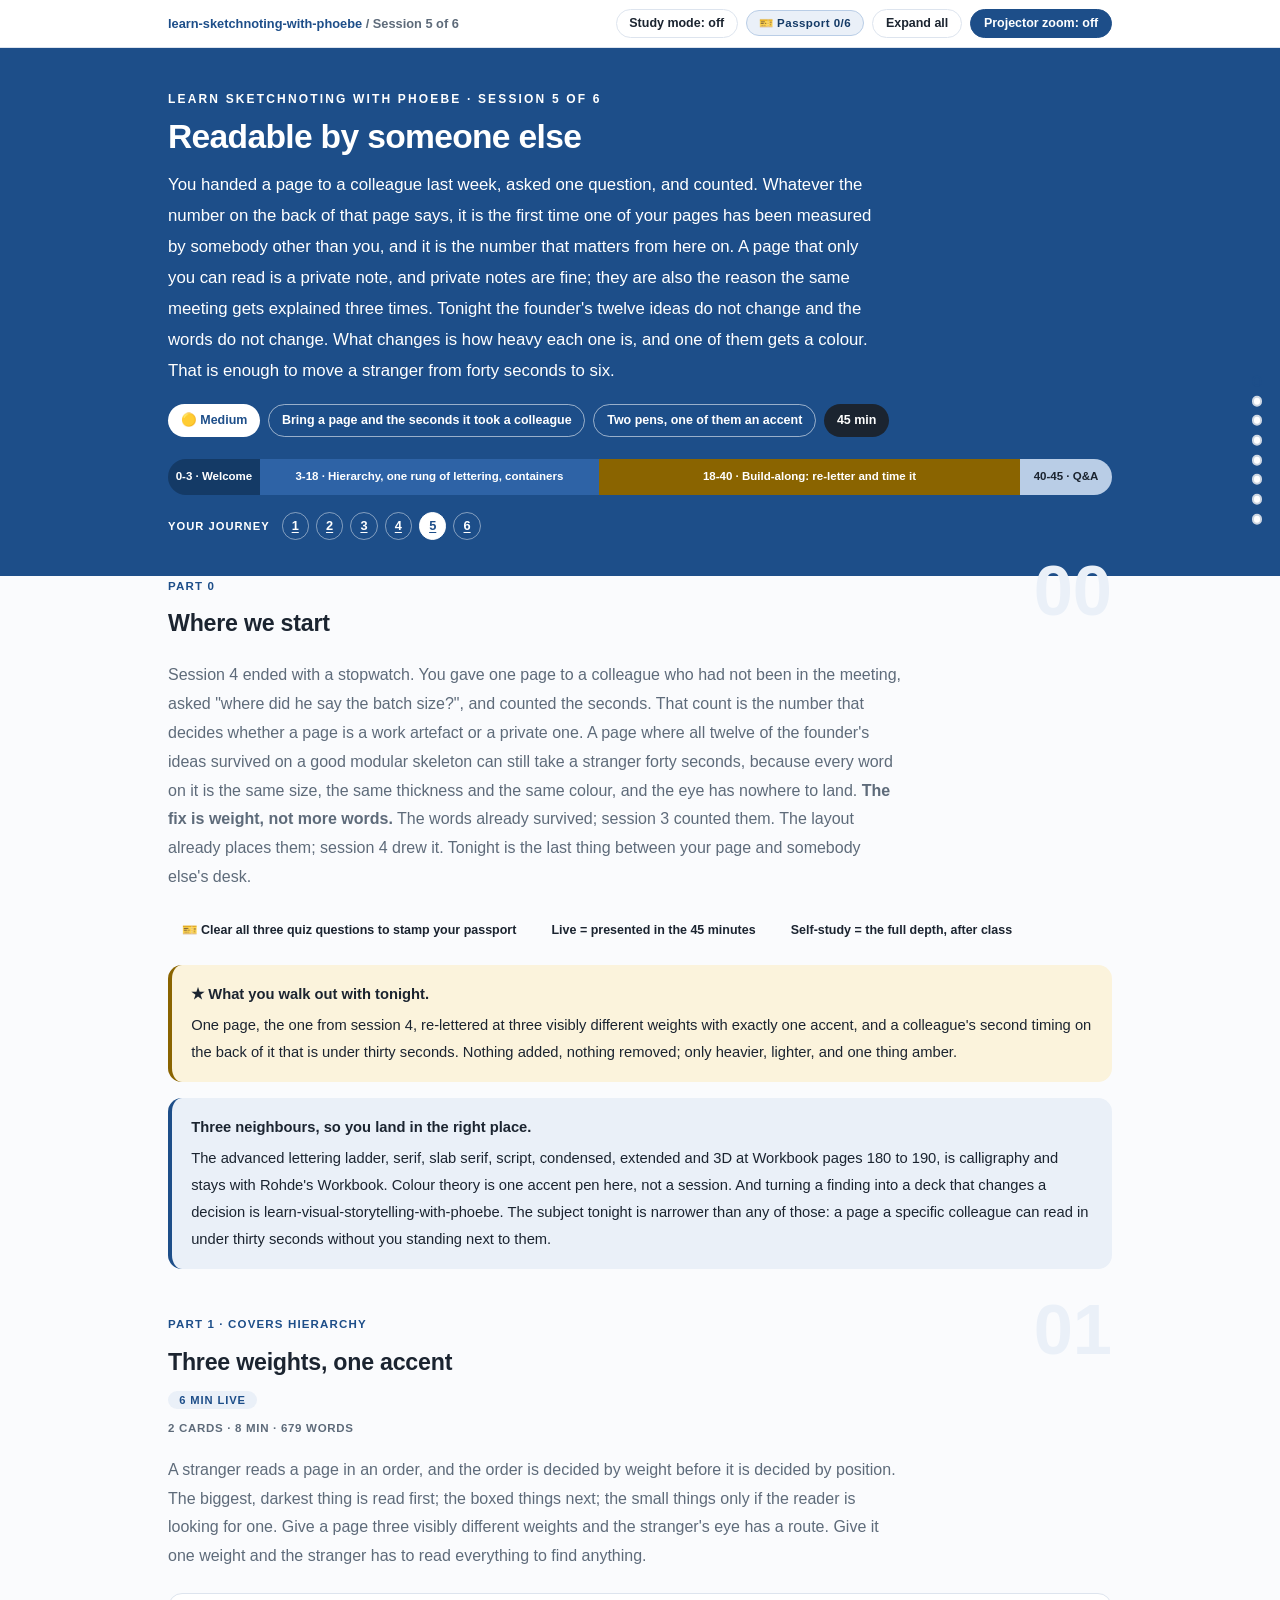
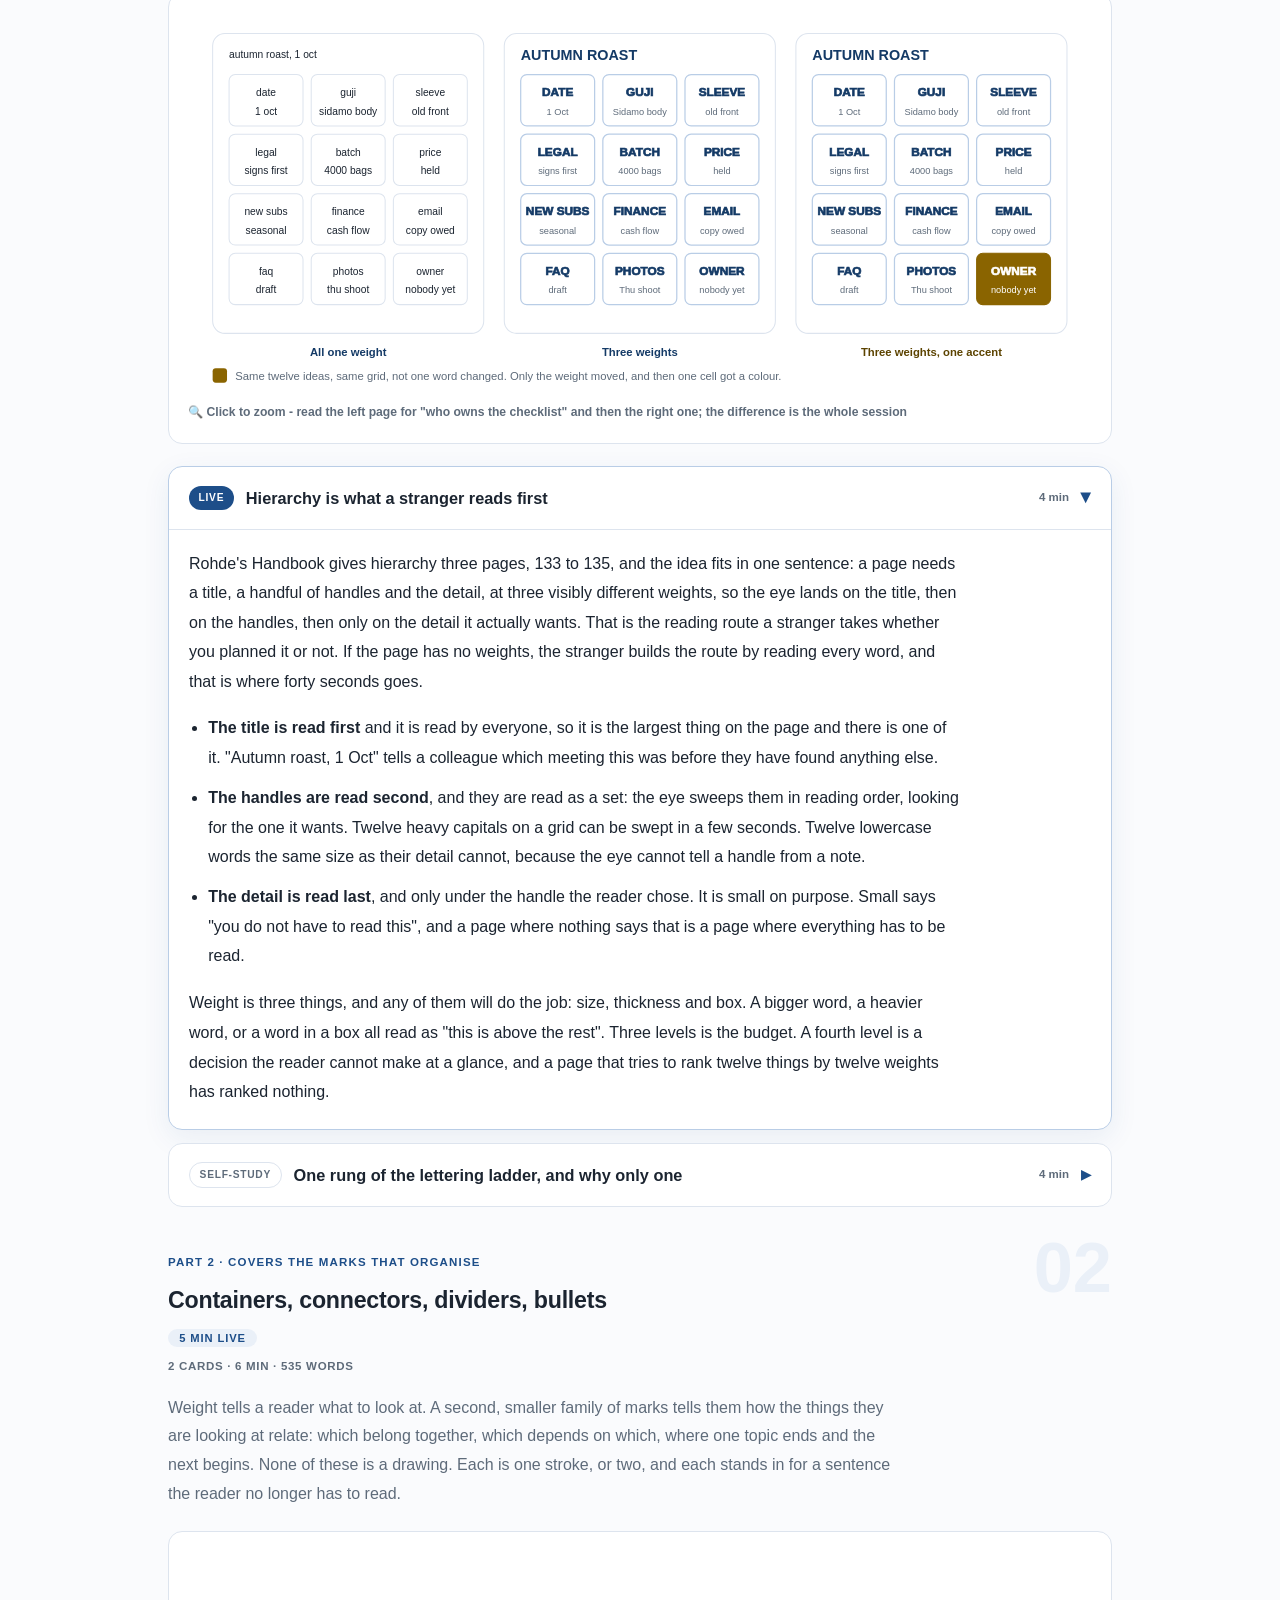
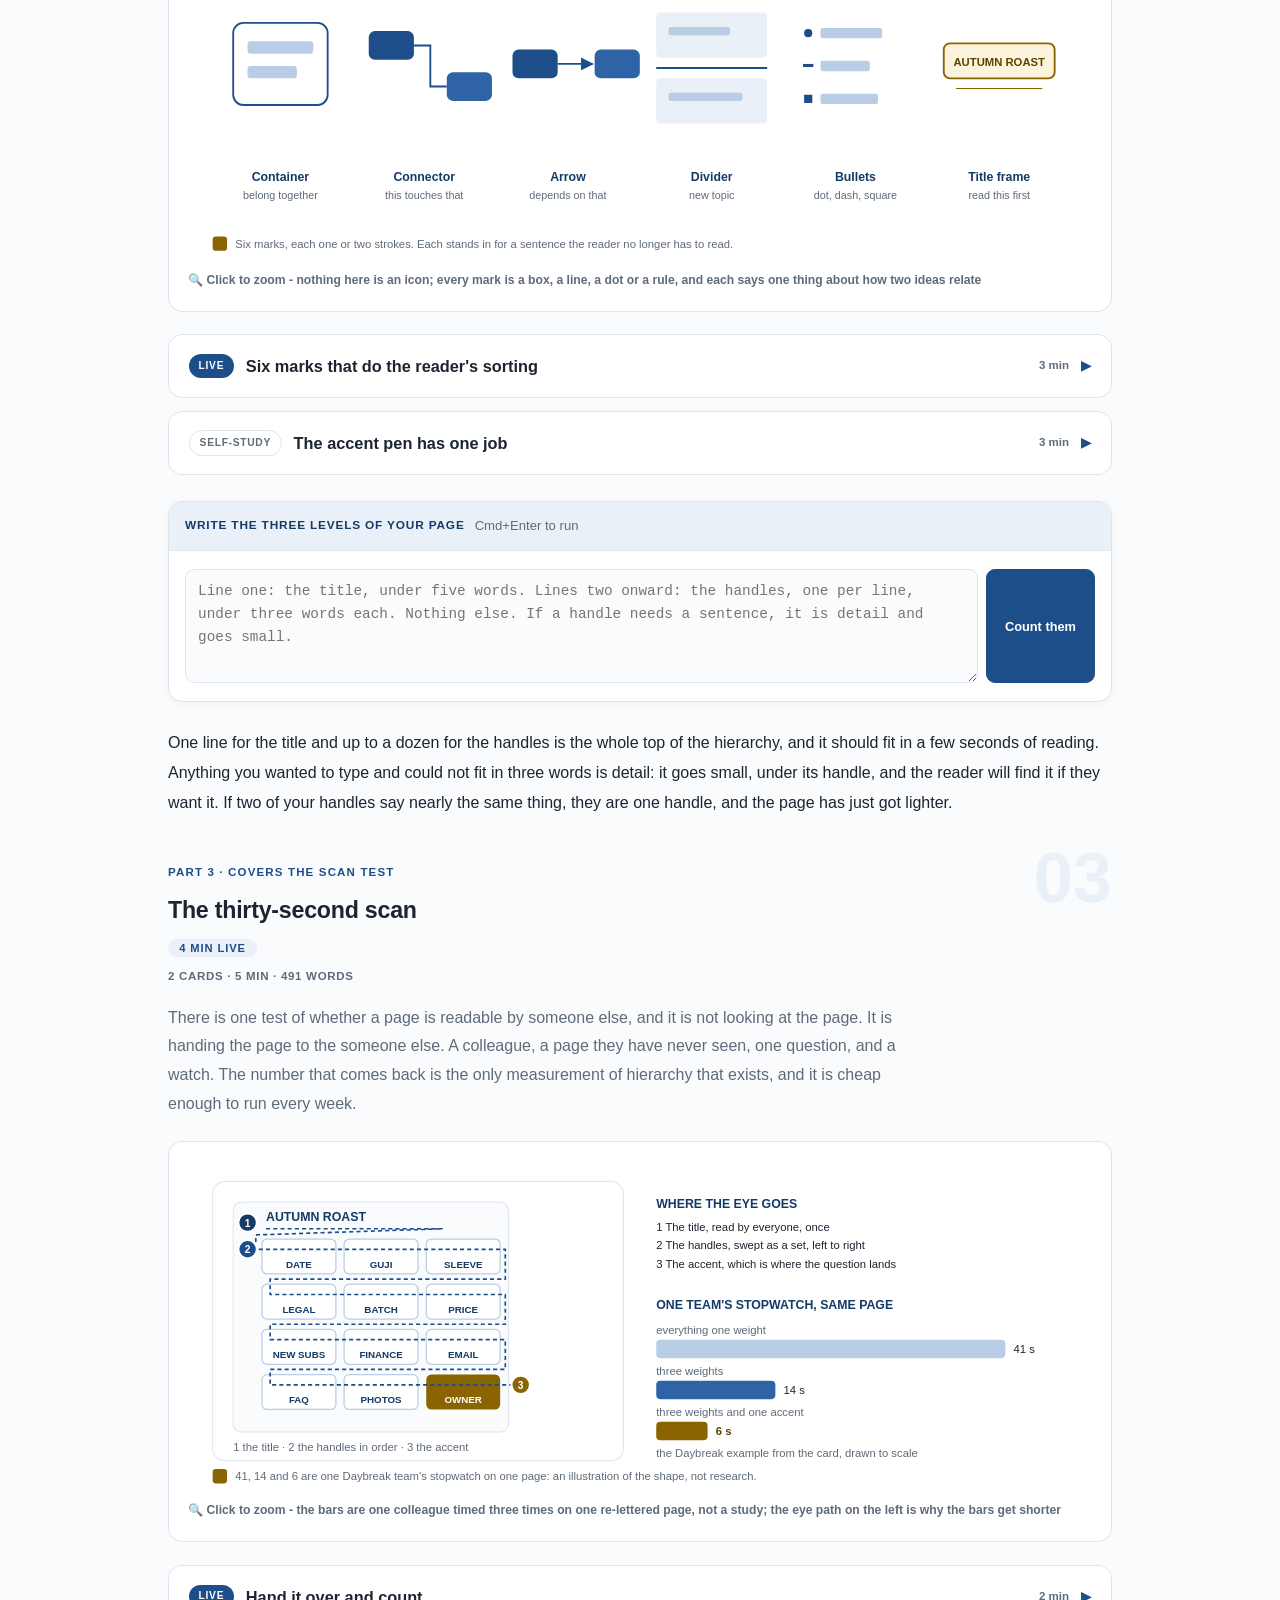
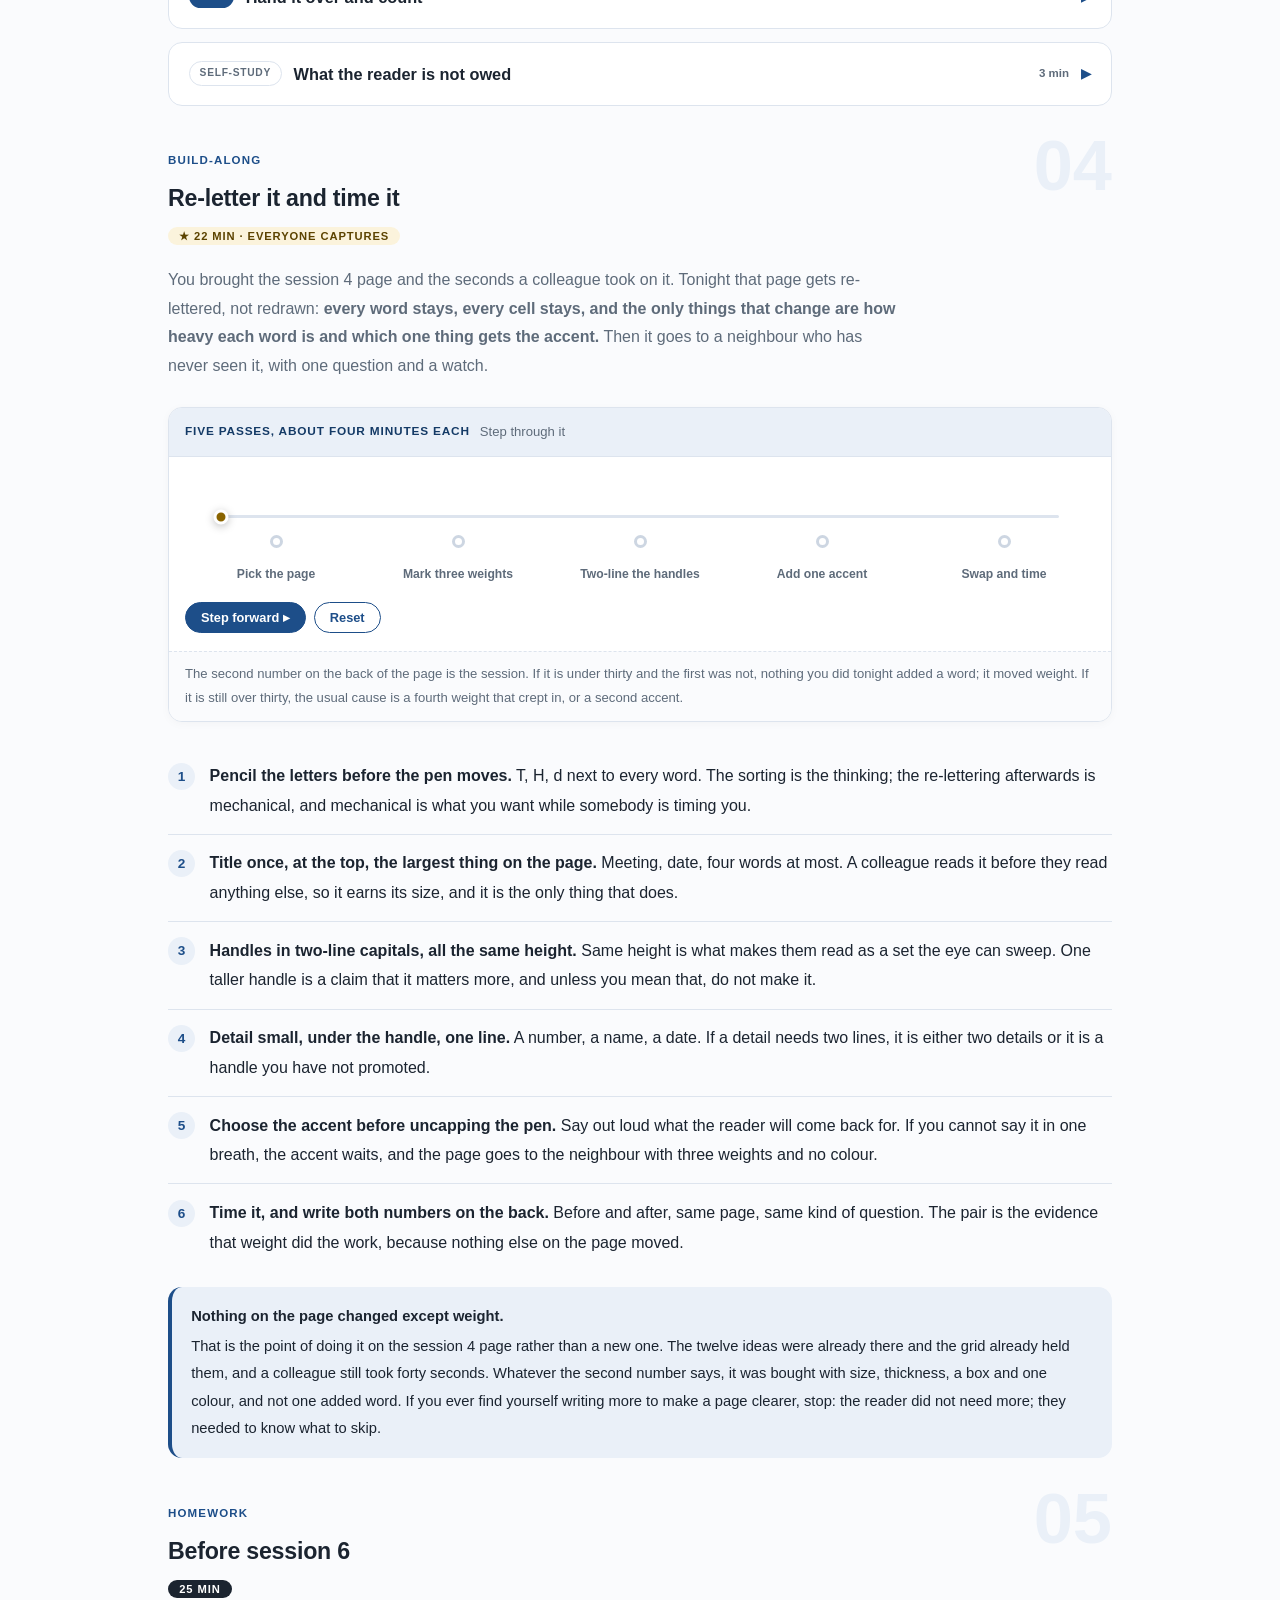
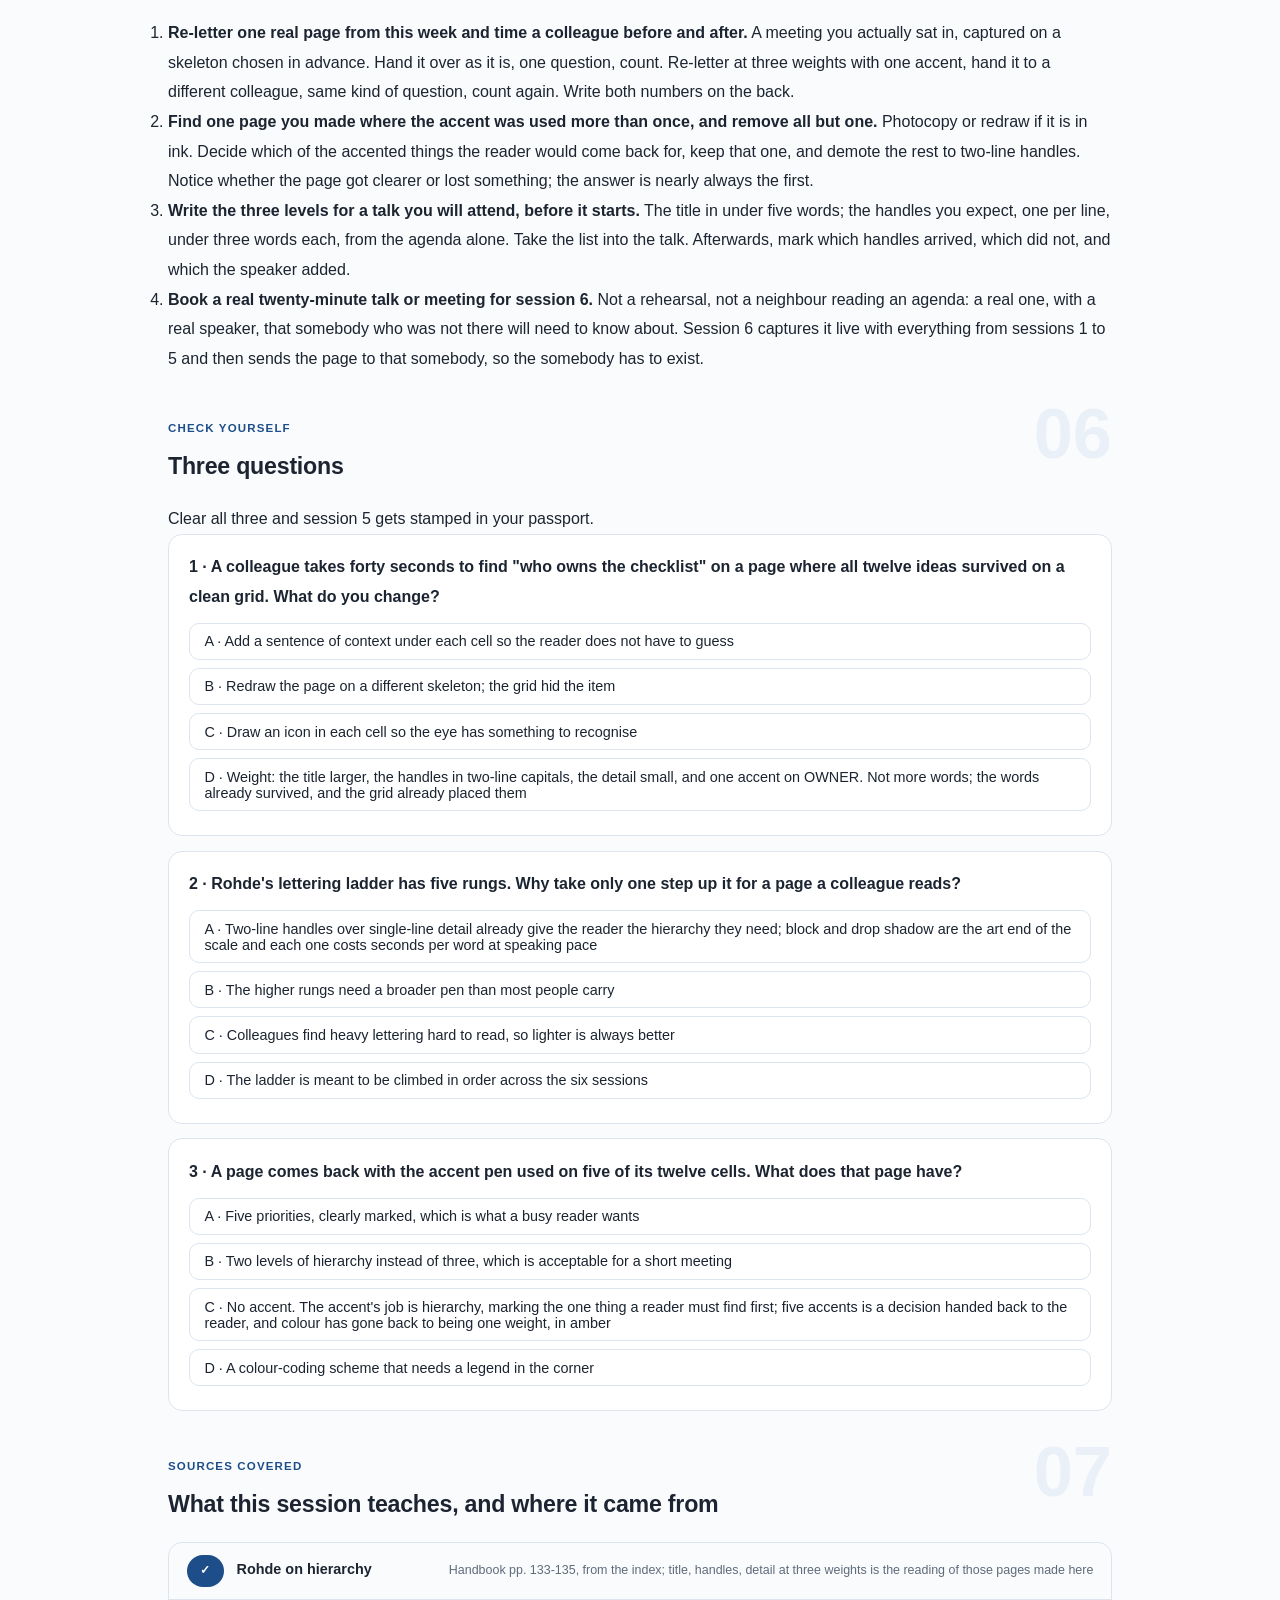
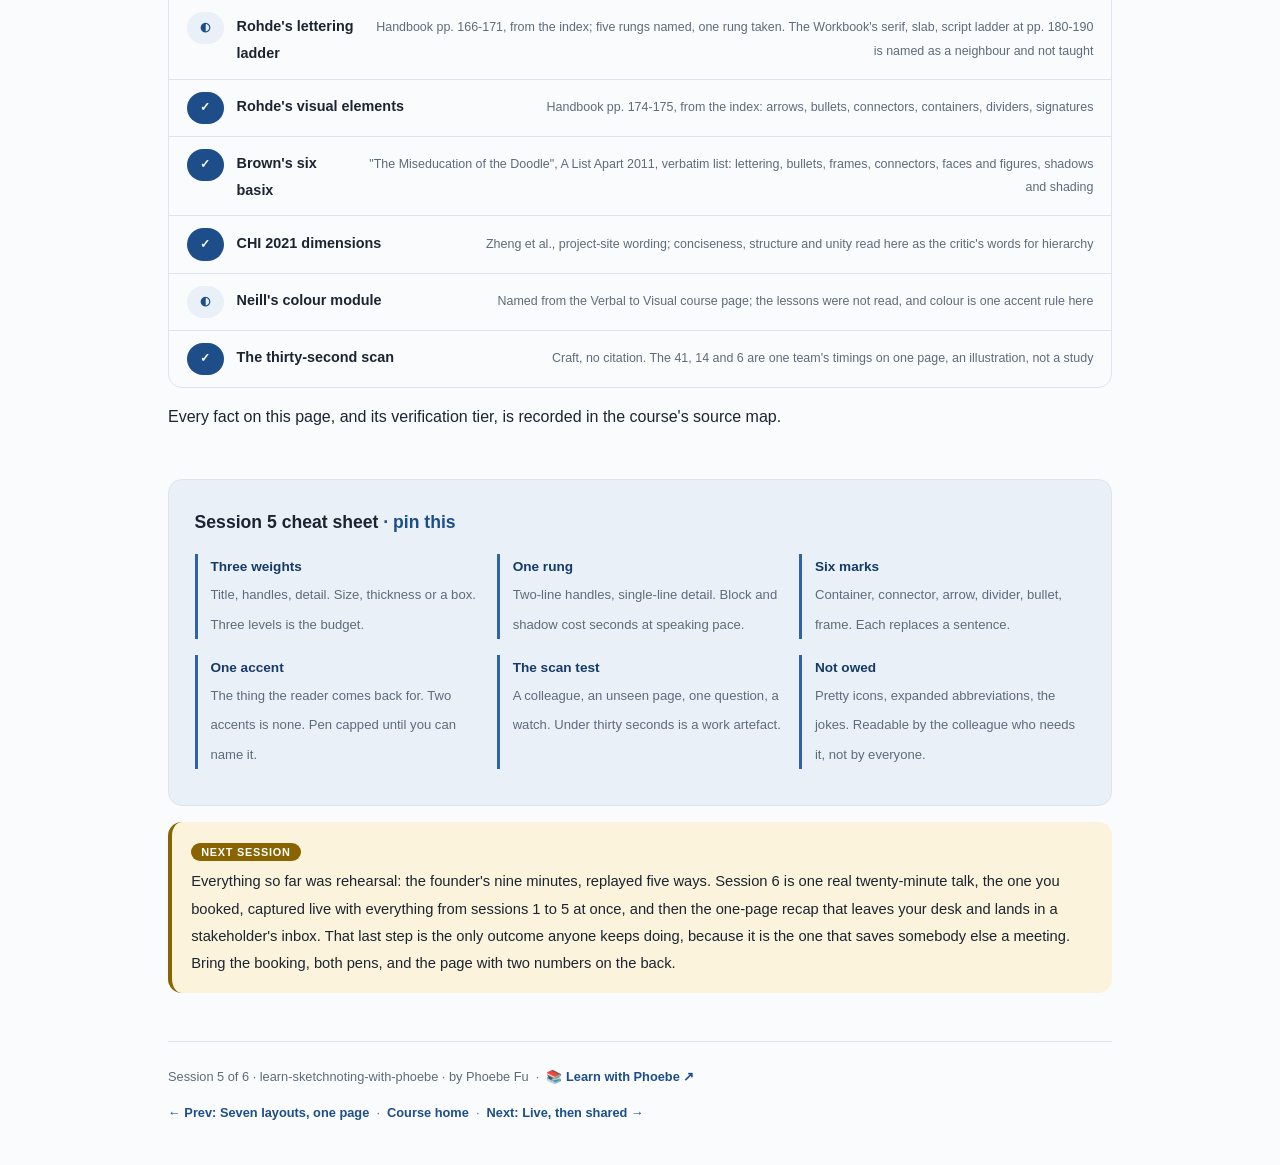
<file: courses/05-readable-by-someone-else.html>
<!DOCTYPE html>
<html lang="en">
<head>
<meta charset="UTF-8">
<meta name="viewport" content="width=device-width, initial-scale=1.0">
<!-- social:start -->
<meta name="description" content="Session 5 of 6. A page where twelve ideas survived can still take a stranger forty seconds to read. Hierarchy at three weights, one rung of Rohde's lettering ladder, the six marks that do the reader's sorting, and one accent pen with one job.">
<meta property="og:type" content="article">
<meta property="og:site_name" content="Learn with Phoebe">
<meta property="og:title" content="Readable by someone else - learn sketchnoting with phoebe">
<meta property="og:description" content="Session 5 of 6. The seconds a colleague takes to find one item decide whether a page is a work artefact or a private note. The fix is weight, not more words.">
<meta property="og:url" content="https://phoebefu6.github.io/learn-sketchnoting-with-phoebe/courses/05-readable-by-someone-else.html">
<meta property="og:image" content="https://phoebefu6.github.io/learn-sketchnoting-with-phoebe/assets/og-cover.png">
<meta property="og:image:width" content="1200">
<meta property="og:image:height" content="630">
<meta name="twitter:card" content="summary_large_image">
<meta name="twitter:title" content="Readable by someone else - learn sketchnoting with phoebe">
<meta name="twitter:description" content="Session 5 of 6. Three weights, one accent, six organising marks, and a colleague with a watch.">
<meta name="twitter:image" content="https://phoebefu6.github.io/learn-sketchnoting-with-phoebe/assets/og-cover.png">
<!-- social:end -->
<title>Session 5 · Readable by someone else - learn sketchnoting with phoebe</title>
<link rel="stylesheet" href="../assets/style.css?v=22">
</head>
<body>

<div class="toolbar">
  <div class="wrap">
    <span class="crumb"><a href="../index.html">learn-sketchnoting-with-phoebe</a> / Session 5 of 6</span>
    <button class="btn" id="toggle-all" type="button">Expand all</button>
    <button class="btn primary" id="zoom-toggle" type="button">Projector zoom: off</button>
  </div>
</div>

<header class="masthead">
  <div class="wrap">
    <div class="eyebrow">Learn Sketchnoting with Phoebe · Session 5 of 6</div>
    <h1>Readable by <span class="accent">someone else</span></h1>
    <p class="sub">You handed a page to a colleague last week, asked one question, and counted. Whatever the number on the back of that page says, it is the first time one of your pages has been measured by somebody other than you, and it is the number that matters from here on. A page that only you can read is a private note, and private notes are fine; they are also the reason the same meeting gets explained three times. Tonight the founder's twelve ideas do not change and the words do not change. What changes is how heavy each one is, and one of them gets a colour. That is enough to move a stranger from forty seconds to six.</p>
    <div class="chip-row">
      <span class="chip level">🟡 Medium</span>
      <span class="chip audience">Bring a page and the seconds it took a colleague</span>
      <span class="chip audience">Two pens, one of them an accent</span>
      <span class="chip time">45 min</span>
    </div>
    <div class="agenda">
      <span class="a1" style="flex:1">0-3 · Welcome</span>
      <span class="a2" style="flex:4">3-18 · Hierarchy, one rung of lettering, containers</span>
      <span class="a3" style="flex:5">18-40 · Build-along: re-letter and time it</span>
      <span class="a4" style="flex:1">40-45 · Q&amp;A</span>
    </div>
  </div>
</header>

<main class="wrap">

  <section class="section" id="intro">
    <div class="section-kicker">
      <span class="klabel">Part 0</span>
      <h2>Where we start</h2>
    </div>
    <p class="lede">Session 4 ended with a stopwatch. You gave one page to a colleague who had not been in the meeting, asked "where did he say the batch size?", and counted the seconds. That count is the number that decides whether a page is a work artefact or a private one. A page where all twelve of the founder's ideas survived on a good modular skeleton can still take a stranger forty seconds, because every word on it is the same size, the same thickness and the same colour, and the eye has nowhere to land. <strong>The fix is weight, not more words.</strong> The words already survived; session 3 counted them. The layout already places them; session 4 drew it. Tonight is the last thing between your page and somebody else's desk.</p>

    <div class="legend">
      <span class="pill">🎫 Clear all three quiz questions to stamp your passport</span>
      <span class="pill">Live = presented in the 45 minutes</span>
      <span class="pill">Self-study = the full depth, after class</span>
    </div>

    <div class="callout win">
      <p><strong>★ What you walk out with tonight.</strong> One page, the one from session 4, re-lettered at three visibly different weights with exactly one accent, and a colleague's second timing on the back of it that is under thirty seconds. Nothing added, nothing removed; only heavier, lighter, and one thing amber.</p>
    </div>

    <div class="callout tip">
      <p><strong>Three neighbours, so you land in the right place.</strong> The advanced lettering ladder, serif, slab serif, script, condensed, extended and 3D at Workbook pages 180 to 190, is calligraphy and stays with Rohde's Workbook. Colour theory is one accent pen here, not a session. And turning a finding into a deck that changes a decision is <span class="mono">learn-visual-storytelling-with-phoebe</span>. The subject tonight is narrower than any of those: a page a specific colleague can read in under thirty seconds without you standing next to them.</p>
    </div>
  </section>

  <section class="section" id="part-1">
    <div class="section-kicker">
      <span class="klabel">Part 1 · covers hierarchy</span>
      <h2>Three weights, one accent</h2>
      <span class="tag concept">6 min live</span>
    </div>
    <p class="lede">A stranger reads a page in an order, and the order is decided by weight before it is decided by position. The biggest, darkest thing is read first; the boxed things next; the small things only if the reader is looking for one. Give a page three visibly different weights and the stranger's eye has a route. Give it one weight and the stranger has to read everything to find anything.</p>

    <figure class="zoomable">
      <svg viewBox="0 0 880 368" xmlns="http://www.w3.org/2000/svg" role="img" aria-label="The same modular page of twelve ideas drawn three times: on the left everything at one weight, in the middle a large title, heavy two-line handles and small detail, on the right the middle version with the owner cell filled in amber as the one accent">
        <style>
          .s5aF { font: 400 10px Inter, sans-serif; fill: #1B2430; }
          .s5aT { font: 800 14px Inter, sans-serif; fill: #143A66; }
          .s5aH { font: 800 11.5px Inter, sans-serif; fill: #143A66; stroke: #143A66; stroke-width: 0.7; }
          .s5aW { font: 800 11.5px Inter, sans-serif; fill: #FFFFFF; stroke: #FFFFFF; stroke-width: 0.7; }
          .s5aD { font: 400 9px Inter, sans-serif; fill: #5E6B7A; }
          .s5aE { font: 400 9px Inter, sans-serif; fill: #FFFFFF; }
          .s5aC { font: 700 11px Inter, sans-serif; fill: #143A66; }
          .s5aA { font: 700 11px Inter, sans-serif; fill: #5C4300; }
          .s5aN { font: 400 11px Inter, sans-serif; fill: #5E6B7A; }
          .s5aP { fill: #FFFFFF; stroke: #DDE4EE; }
          .s5aX { fill: #FFFFFF; stroke: #DDE4EE; }
          .s5aY { fill: #FFFFFF; stroke: #B9CDE6; stroke-width: 1.2; }
        </style>

        <rect class="s5aP" x="24" y="20" width="264" height="292" rx="12"/>
        <text class="s5aF" x="40" y="44">autumn roast, 1 oct</text>
        <rect class="s5aX" x="40" y="60" width="72" height="50" rx="6"/>
        <text class="s5aF" x="76" y="81" text-anchor="middle">date</text>
        <text class="s5aF" x="76" y="99" text-anchor="middle">1 oct</text>
        <rect class="s5aX" x="120" y="60" width="72" height="50" rx="6"/>
        <text class="s5aF" x="156" y="81" text-anchor="middle">guji</text>
        <text class="s5aF" x="156" y="99" text-anchor="middle">sidamo body</text>
        <rect class="s5aX" x="200" y="60" width="72" height="50" rx="6"/>
        <text class="s5aF" x="236" y="81" text-anchor="middle">sleeve</text>
        <text class="s5aF" x="236" y="99" text-anchor="middle">old front</text>
        <rect class="s5aX" x="40" y="118" width="72" height="50" rx="6"/>
        <text class="s5aF" x="76" y="139" text-anchor="middle">legal</text>
        <text class="s5aF" x="76" y="157" text-anchor="middle">signs first</text>
        <rect class="s5aX" x="120" y="118" width="72" height="50" rx="6"/>
        <text class="s5aF" x="156" y="139" text-anchor="middle">batch</text>
        <text class="s5aF" x="156" y="157" text-anchor="middle">4000 bags</text>
        <rect class="s5aX" x="200" y="118" width="72" height="50" rx="6"/>
        <text class="s5aF" x="236" y="139" text-anchor="middle">price</text>
        <text class="s5aF" x="236" y="157" text-anchor="middle">held</text>
        <rect class="s5aX" x="40" y="176" width="72" height="50" rx="6"/>
        <text class="s5aF" x="76" y="197" text-anchor="middle">new subs</text>
        <text class="s5aF" x="76" y="215" text-anchor="middle">seasonal</text>
        <rect class="s5aX" x="120" y="176" width="72" height="50" rx="6"/>
        <text class="s5aF" x="156" y="197" text-anchor="middle">finance</text>
        <text class="s5aF" x="156" y="215" text-anchor="middle">cash flow</text>
        <rect class="s5aX" x="200" y="176" width="72" height="50" rx="6"/>
        <text class="s5aF" x="236" y="197" text-anchor="middle">email</text>
        <text class="s5aF" x="236" y="215" text-anchor="middle">copy owed</text>
        <rect class="s5aX" x="40" y="234" width="72" height="50" rx="6"/>
        <text class="s5aF" x="76" y="255" text-anchor="middle">faq</text>
        <text class="s5aF" x="76" y="273" text-anchor="middle">draft</text>
        <rect class="s5aX" x="120" y="234" width="72" height="50" rx="6"/>
        <text class="s5aF" x="156" y="255" text-anchor="middle">photos</text>
        <text class="s5aF" x="156" y="273" text-anchor="middle">thu shoot</text>
        <rect class="s5aX" x="200" y="234" width="72" height="50" rx="6"/>
        <text class="s5aF" x="236" y="255" text-anchor="middle">owner</text>
        <text class="s5aF" x="236" y="273" text-anchor="middle">nobody yet</text>
        <text class="s5aC" x="156" y="334" text-anchor="middle">All one weight</text>

        <rect class="s5aP" x="308" y="20" width="264" height="292" rx="12"/>
        <text class="s5aT" x="324" y="46">AUTUMN ROAST</text>
        <rect class="s5aY" x="324" y="60" width="72" height="50" rx="6"/>
        <text class="s5aH" x="360" y="81" text-anchor="middle">DATE</text>
        <text class="s5aD" x="360" y="99" text-anchor="middle">1 Oct</text>
        <rect class="s5aY" x="404" y="60" width="72" height="50" rx="6"/>
        <text class="s5aH" x="440" y="81" text-anchor="middle">GUJI</text>
        <text class="s5aD" x="440" y="99" text-anchor="middle">Sidamo body</text>
        <rect class="s5aY" x="484" y="60" width="72" height="50" rx="6"/>
        <text class="s5aH" x="520" y="81" text-anchor="middle">SLEEVE</text>
        <text class="s5aD" x="520" y="99" text-anchor="middle">old front</text>
        <rect class="s5aY" x="324" y="118" width="72" height="50" rx="6"/>
        <text class="s5aH" x="360" y="139" text-anchor="middle">LEGAL</text>
        <text class="s5aD" x="360" y="157" text-anchor="middle">signs first</text>
        <rect class="s5aY" x="404" y="118" width="72" height="50" rx="6"/>
        <text class="s5aH" x="440" y="139" text-anchor="middle">BATCH</text>
        <text class="s5aD" x="440" y="157" text-anchor="middle">4000 bags</text>
        <rect class="s5aY" x="484" y="118" width="72" height="50" rx="6"/>
        <text class="s5aH" x="520" y="139" text-anchor="middle">PRICE</text>
        <text class="s5aD" x="520" y="157" text-anchor="middle">held</text>
        <rect class="s5aY" x="324" y="176" width="72" height="50" rx="6"/>
        <text class="s5aH" x="360" y="197" text-anchor="middle">NEW SUBS</text>
        <text class="s5aD" x="360" y="215" text-anchor="middle">seasonal</text>
        <rect class="s5aY" x="404" y="176" width="72" height="50" rx="6"/>
        <text class="s5aH" x="440" y="197" text-anchor="middle">FINANCE</text>
        <text class="s5aD" x="440" y="215" text-anchor="middle">cash flow</text>
        <rect class="s5aY" x="484" y="176" width="72" height="50" rx="6"/>
        <text class="s5aH" x="520" y="197" text-anchor="middle">EMAIL</text>
        <text class="s5aD" x="520" y="215" text-anchor="middle">copy owed</text>
        <rect class="s5aY" x="324" y="234" width="72" height="50" rx="6"/>
        <text class="s5aH" x="360" y="255" text-anchor="middle">FAQ</text>
        <text class="s5aD" x="360" y="273" text-anchor="middle">draft</text>
        <rect class="s5aY" x="404" y="234" width="72" height="50" rx="6"/>
        <text class="s5aH" x="440" y="255" text-anchor="middle">PHOTOS</text>
        <text class="s5aD" x="440" y="273" text-anchor="middle">Thu shoot</text>
        <rect class="s5aY" x="484" y="234" width="72" height="50" rx="6"/>
        <text class="s5aH" x="520" y="255" text-anchor="middle">OWNER</text>
        <text class="s5aD" x="520" y="273" text-anchor="middle">nobody yet</text>
        <text class="s5aC" x="440" y="334" text-anchor="middle">Three weights</text>

        <rect class="s5aP" x="592" y="20" width="264" height="292" rx="12"/>
        <text class="s5aT" x="608" y="46">AUTUMN ROAST</text>
        <rect class="s5aY" x="608" y="60" width="72" height="50" rx="6"/>
        <text class="s5aH" x="644" y="81" text-anchor="middle">DATE</text>
        <text class="s5aD" x="644" y="99" text-anchor="middle">1 Oct</text>
        <rect class="s5aY" x="688" y="60" width="72" height="50" rx="6"/>
        <text class="s5aH" x="724" y="81" text-anchor="middle">GUJI</text>
        <text class="s5aD" x="724" y="99" text-anchor="middle">Sidamo body</text>
        <rect class="s5aY" x="768" y="60" width="72" height="50" rx="6"/>
        <text class="s5aH" x="804" y="81" text-anchor="middle">SLEEVE</text>
        <text class="s5aD" x="804" y="99" text-anchor="middle">old front</text>
        <rect class="s5aY" x="608" y="118" width="72" height="50" rx="6"/>
        <text class="s5aH" x="644" y="139" text-anchor="middle">LEGAL</text>
        <text class="s5aD" x="644" y="157" text-anchor="middle">signs first</text>
        <rect class="s5aY" x="688" y="118" width="72" height="50" rx="6"/>
        <text class="s5aH" x="724" y="139" text-anchor="middle">BATCH</text>
        <text class="s5aD" x="724" y="157" text-anchor="middle">4000 bags</text>
        <rect class="s5aY" x="768" y="118" width="72" height="50" rx="6"/>
        <text class="s5aH" x="804" y="139" text-anchor="middle">PRICE</text>
        <text class="s5aD" x="804" y="157" text-anchor="middle">held</text>
        <rect class="s5aY" x="608" y="176" width="72" height="50" rx="6"/>
        <text class="s5aH" x="644" y="197" text-anchor="middle">NEW SUBS</text>
        <text class="s5aD" x="644" y="215" text-anchor="middle">seasonal</text>
        <rect class="s5aY" x="688" y="176" width="72" height="50" rx="6"/>
        <text class="s5aH" x="724" y="197" text-anchor="middle">FINANCE</text>
        <text class="s5aD" x="724" y="215" text-anchor="middle">cash flow</text>
        <rect class="s5aY" x="768" y="176" width="72" height="50" rx="6"/>
        <text class="s5aH" x="804" y="197" text-anchor="middle">EMAIL</text>
        <text class="s5aD" x="804" y="215" text-anchor="middle">copy owed</text>
        <rect class="s5aY" x="608" y="234" width="72" height="50" rx="6"/>
        <text class="s5aH" x="644" y="255" text-anchor="middle">FAQ</text>
        <text class="s5aD" x="644" y="273" text-anchor="middle">draft</text>
        <rect class="s5aY" x="688" y="234" width="72" height="50" rx="6"/>
        <text class="s5aH" x="724" y="255" text-anchor="middle">PHOTOS</text>
        <text class="s5aD" x="724" y="273" text-anchor="middle">Thu shoot</text>
        <rect x="768" y="234" width="72" height="50" rx="6" fill="#8A6400" stroke="#8A6400"/>
        <text class="s5aW" x="804" y="255" text-anchor="middle">OWNER</text>
        <text class="s5aE" x="804" y="273" text-anchor="middle">nobody yet</text>
        <text class="s5aA" x="724" y="334" text-anchor="middle">Three weights, one accent</text>

        <rect x="24" y="346" width="14" height="14" rx="3" fill="#8A6400"/>
        <text class="s5aN" x="46" y="357">Same twelve ideas, same grid, not one word changed. Only the weight moved, and then one cell got a colour.</text>
      </svg>
      <figcaption>🔍 Click to zoom - read the left page for "who owns the checklist" and then the right one; the difference is the whole session</figcaption>
    </figure>

    <details class="card" open>
      <summary><span class="mode live">Live</span>Hierarchy is what a stranger reads first<span class="mini">4 min</span><span class="caret">▶</span></summary>
      <div class="body">
        <p>Rohde's Handbook gives hierarchy three pages, 133 to 135, and the idea fits in one sentence: a page needs a title, a handful of handles and the detail, at three visibly different weights, so the eye lands on the title, then on the handles, then only on the detail it actually wants. That is the reading route a stranger takes whether you planned it or not. If the page has no weights, the stranger builds the route by reading every word, and that is where forty seconds goes.</p>
        <ul>
          <li><strong>The title is read first</strong> and it is read by everyone, so it is the largest thing on the page and there is one of it. "Autumn roast, 1 Oct" tells a colleague which meeting this was before they have found anything else.</li>
          <li><strong>The handles are read second</strong>, and they are read as a set: the eye sweeps them in reading order, looking for the one it wants. Twelve heavy capitals on a grid can be swept in a few seconds. Twelve lowercase words the same size as their detail cannot, because the eye cannot tell a handle from a note.</li>
          <li><strong>The detail is read last</strong>, and only under the handle the reader chose. It is small on purpose. Small says "you do not have to read this", and a page where nothing says that is a page where everything has to be read.</li>
        </ul>
        <p>Weight is three things, and any of them will do the job: size, thickness and box. A bigger word, a heavier word, or a word in a box all read as "this is above the rest". Three levels is the budget. A fourth level is a decision the reader cannot make at a glance, and a page that tries to rank twelve things by twelve weights has ranked nothing.</p>
      </div>
    </details>

    <details class="card">
      <summary><span class="mode self">Self-study</span>One rung of the lettering ladder, and why only one<span class="mini">4 min</span><span class="caret">▶</span></summary>
      <div class="body">
        <p>Rohde's lettering ladder, Handbook pages 166 to 171, runs five rungs: single-line, two-line, triple-line, block and drop shadow. Single-line is ordinary handwriting, one stroke per letter. Two-line is the same letter drawn as an outline, two parallel strokes with white inside, so the word reads heavier without being bigger. Triple-line adds a third stroke, block fills the outline solid, and drop shadow puts a dark offset behind the block so the letters seem to stand off the page.</p>
        <p>For a page a colleague reads, two rungs are enough: two-line for the handles and single-line for the detail. That alone gives the page two of its three weights, and the title gets the third by being larger. Block and shadow are the art end of the scale. They look wonderful on a page made afterwards, and at speaking pace each one costs seconds per word, which is the batch size going past again. Session 3 already put the price on that trade, and the price did not change because the drawing is letters rather than icons.</p>
        <p>The CHI 2021 study of 103 sketchnotes gives the critic's words for the same thing. Its six design-space dimensions are conciseness, structure, illustration, unity, personification and realism, and three of them describe hierarchy from the outside: <strong>conciseness</strong> is the small detail staying small, <strong>structure</strong> is the handles reading as a set, and <strong>unity</strong> is the same weight meaning the same thing everywhere on the page. When a colleague's page feels heavy and you cannot say why, it is nearly always unity: a handle here in two-line, a handle there in block, and the reader cannot tell which of the two is meant to matter more.</p>
        <div class="callout example">
          <span class="ex-pill">Real world</span>
          <p>A Daybreak product lead brought her session 4 page, a clean twelve-cell grid with every idea in place, and handed it to a colleague from the roastery with one question: "who owns the checklist?" Forty-one seconds. Every cell was the same lowercase handwriting at the same size, and he read the grid cell by cell until he reached the last one. She re-lettered the same page that evening: title larger, handles in two-line capitals, detail small, and one amber box around OWNER. Not one word changed. The same colleague, the next morning, found it in six.</p>
        </div>
      </div>
    </details>
  </section>

  <section class="section" id="part-2">
    <div class="section-kicker">
      <span class="klabel">Part 2 · covers the marks that organise</span>
      <h2>Containers, connectors, dividers, bullets</h2>
      <span class="tag concept">5 min live</span>
    </div>
    <p class="lede">Weight tells a reader what to look at. A second, smaller family of marks tells them how the things they are looking at relate: which belong together, which depends on which, where one topic ends and the next begins. None of these is a drawing. Each is one stroke, or two, and each stands in for a sentence the reader no longer has to read.</p>

    <figure class="zoomable">
      <svg viewBox="0 0 880 300" xmlns="http://www.w3.org/2000/svg" role="img" aria-label="A catalogue of six organising marks drawn plainly and labelled: a rounded container around two handles, an elbow connector joining two boxes, an arrow between two boxes, a horizontal divider between two regions, three bullet kinds dot dash and square, and a banner frame around a title">
        <style>
          .s5bL { font: 800 12px Inter, sans-serif; fill: #143A66; }
          .s5bS { font: 400 10.5px Inter, sans-serif; fill: #5E6B7A; }
          .s5bT { font: 800 11px Inter, sans-serif; fill: #5C4300; }
          .s5bN { font: 400 11px Inter, sans-serif; fill: #5E6B7A; }
          .s5bK { fill: none; stroke: #1D4E89; stroke-width: 1.8; }
          .s5bB { fill: #B9CDE6; }
          .s5bR { fill: #EAF0F8; }
          .s5bD { fill: #1D4E89; }
        </style>
        <defs>
          <marker id="s5b-arr" viewBox="0 0 10 10" refX="9" refY="5" markerWidth="7" markerHeight="7" orient="auto-start-reverse">
            <path d="M0 0 L10 5 L0 10 z" fill="#1D4E89"/>
          </marker>
        </defs>

        <rect class="s5bK" x="44" y="70" width="92" height="80" rx="10"/>
        <rect class="s5bB" x="58" y="88" width="64" height="12" rx="3"/>
        <rect class="s5bB" x="58" y="112" width="48" height="12" rx="3"/>
        <text class="s5bL" x="90" y="224" text-anchor="middle">Container</text>
        <text class="s5bS" x="90" y="242" text-anchor="middle">belong together</text>

        <rect class="s5bD" x="176" y="78" width="44" height="28" rx="6"/>
        <rect x="252" y="118" width="44" height="28" rx="6" fill="#2E63A6"/>
        <path class="s5bK" d="M220 92 H236 V132 H252"/>
        <text class="s5bL" x="230" y="224" text-anchor="middle">Connector</text>
        <text class="s5bS" x="230" y="242" text-anchor="middle">this touches that</text>

        <rect class="s5bD" x="316" y="96" width="44" height="28" rx="6"/>
        <rect x="396" y="96" width="44" height="28" rx="6" fill="#2E63A6"/>
        <path class="s5bK" d="M360 110 L394 110" marker-end="url(#s5b-arr)"/>
        <text class="s5bL" x="370" y="224" text-anchor="middle">Arrow</text>
        <text class="s5bS" x="370" y="242" text-anchor="middle">depends on that</text>

        <rect class="s5bR" x="456" y="60" width="108" height="44" rx="4"/>
        <rect class="s5bB" x="468" y="74" width="60" height="8" rx="2"/>
        <line x1="456" y1="114" x2="564" y2="114" stroke="#1D4E89" stroke-width="2"/>
        <rect class="s5bR" x="456" y="124" width="108" height="44" rx="4"/>
        <rect class="s5bB" x="468" y="138" width="72" height="8" rx="2"/>
        <text class="s5bL" x="510" y="224" text-anchor="middle">Divider</text>
        <text class="s5bS" x="510" y="242" text-anchor="middle">new topic</text>

        <circle class="s5bD" cx="604" cy="80" r="4"/>
        <rect class="s5bB" x="616" y="75" width="60" height="10" rx="2"/>
        <rect class="s5bD" x="599" y="110" width="10" height="3"/>
        <rect class="s5bB" x="616" y="107" width="48" height="10" rx="2"/>
        <rect class="s5bD" x="600" y="140" width="8" height="8"/>
        <rect class="s5bB" x="616" y="139" width="56" height="10" rx="2"/>
        <text class="s5bL" x="650" y="224" text-anchor="middle">Bullets</text>
        <text class="s5bS" x="650" y="242" text-anchor="middle">dot, dash, square</text>

        <rect x="736" y="90" width="108" height="34" rx="6" fill="#FBF3DC" stroke="#8A6400" stroke-width="1.8"/>
        <text class="s5bT" x="790" y="112" text-anchor="middle">AUTUMN ROAST</text>
        <line x1="748" y1="134" x2="832" y2="134" stroke="#8A6400" stroke-width="1"/>
        <text class="s5bL" x="790" y="224" text-anchor="middle">Title frame</text>
        <text class="s5bS" x="790" y="242" text-anchor="middle">read this first</text>

        <rect x="24" y="278" width="14" height="14" rx="3" fill="#8A6400"/>
        <text class="s5bN" x="46" y="289">Six marks, each one or two strokes. Each stands in for a sentence the reader no longer has to read.</text>
      </svg>
      <figcaption>🔍 Click to zoom - nothing here is an icon; every mark is a box, a line, a dot or a rule, and each says one thing about how two ideas relate</figcaption>
    </figure>

    <details class="card">
      <summary><span class="mode live">Live</span>Six marks that do the reader's sorting<span class="mini">3 min</span><span class="caret">▶</span></summary>
      <div class="body">
        <p>Two people who built the practice from different directions arrived at nearly the same short list. Rohde's visual elements, Handbook pages 174 to 175, are arrows, bullets, connectors, containers, dividers and signatures. Sunni Brown's six "basix" in her 2011 article are lettering, bullets, frames, connectors, faces and figures, shadows and shading. The lists overlap on bullets, on frames or containers, and on connectors, and that overlap is the core. Faces and figures are the art end; the signature is yours; shadows are the top rung of a ladder you are only taking one step up.</p>
        <p>What matters about the core is that each mark carries a sentence. A container around three cells says "these belong together" without anyone writing it. A connector between two boxes says "this touches that". An arrow says "this depends on that", and the direction is the dependency. A divider says "new topic". A bullet says "one of several". A frame around the title says "start here". Six marks, six sentences the reader does not have to read, and the sorting a reader would otherwise do in their head is already done on the page.</p>
        <table class="clean">
          <thead>
            <tr><th>Mark</th><th>Says</th><th>Replaces</th></tr>
          </thead>
          <tbody>
            <tr><td>Container</td><td>These belong together</td><td>"Price, new subs and finance are all the money side"</td></tr>
            <tr><td>Connector</td><td>This touches that</td><td>"The sleeve copy and the FAQ have to say the same thing"</td></tr>
            <tr><td>Arrow</td><td>This depends on that</td><td>"Nothing prints until legal has signed the origin claim"</td></tr>
            <tr><td>Divider</td><td>New topic</td><td>"That was the beans; now the comms"</td></tr>
            <tr><td>Bullet</td><td>One of several</td><td>"There are three things under photos: the shoot, the sleeve, the page"</td></tr>
            <tr><td>Title frame</td><td>Start here</td><td>"This page is the autumn roast talk on the first of October"</td></tr>
          </tbody>
        </table>
      </div>
    </details>

    <details class="card">
      <summary><span class="mode self">Self-study</span>The accent pen has one job<span class="mini">3 min</span><span class="caret">▶</span></summary>
      <div class="body">
        <p>The second pen is a hierarchy tool, not a decoration. Its job is to mark the one thing on the page a reader must find first: the decision, the owner, the date that moved, the single dependency everything else waits on. On the founder's page that is OWNER, because the plea at minute eight was the only thing on the page nobody had yet agreed to, and it is the one cell a colleague will come back for. The accent goes there and nowhere else.</p>
        <p>The rule is one accent because two accents is a choice the reader has to make, and a page where everything has an accent has no accent. Colour is a weight like size or thickness, and it is the loudest of the three, which is why it is the one that stops working soonest. Doug Neill gives colour a whole module of his Verbal to Visual course (module 5 on his course page), and for a page made afterwards that depth is earned. For working notes made while somebody is talking, one accent on one thing is the whole of it, and the pen stays capped until you know what that thing is.</p>
        <p>If you cannot say what the one thing is, the page is telling you something: either the meeting had no decision in it, which is worth writing at the bottom, or you have not yet worked out what the reader will come back for. Either way the accent waits. A page with three weights and no accent is still readable. A page with three accents has gone backwards to one weight, in colour.</p>
      </div>
    </details>

    <div class="tryrow" data-fn="wordcount" data-multiline="1" data-title="Write the three levels of your page" data-hint="Line one: the title, under five words. Lines two onward: the handles, one per line, under three words each. Nothing else. If a handle needs a sentence, it is detail and goes small." data-seed="" data-cta="Count them"></div>

    <p>One line for the title and up to a dozen for the handles is the whole top of the hierarchy, and it should fit in a few seconds of reading. Anything you wanted to type and could not fit in three words is detail: it goes small, under its handle, and the reader will find it if they want it. If two of your handles say nearly the same thing, they are one handle, and the page has just got lighter.</p>
  </section>

  <section class="section" id="part-3">
    <div class="section-kicker">
      <span class="klabel">Part 3 · covers the scan test</span>
      <h2>The thirty-second scan</h2>
      <span class="tag concept">4 min live</span>
    </div>
    <p class="lede">There is one test of whether a page is readable by someone else, and it is not looking at the page. It is handing the page to the someone else. A colleague, a page they have never seen, one question, and a watch. The number that comes back is the only measurement of hierarchy that exists, and it is cheap enough to run every week.</p>

    <figure class="zoomable">
      <svg viewBox="0 0 880 320" xmlns="http://www.w3.org/2000/svg" role="img" aria-label="On the left a page thumbnail with a dotted eye path numbered one at the title, two sweeping the handles in reading order, three landing on the amber owner cell; on the right three bars showing one team's timings on the same page: 41 seconds at one weight, 14 at three weights, 6 with one accent added">
        <style>
          .s5cH { font: 800 12px Inter, sans-serif; fill: #143A66; }
          .s5cT { font: 800 12px Inter, sans-serif; fill: #143A66; }
          .s5cK { font: 800 9.5px Inter, sans-serif; fill: #143A66; }
          .s5cW { font: 800 9.5px Inter, sans-serif; fill: #FFFFFF; }
          .s5cB { font: 400 11px Inter, sans-serif; fill: #1B2430; }
          .s5cN { font: 400 11px Inter, sans-serif; fill: #5E6B7A; }
          .s5cS { font: 700 11px Inter, sans-serif; fill: #5C4300; }
          .s5cD { font: 800 10px Inter, sans-serif; fill: #FFFFFF; }
          .s5cC { fill: #FFFFFF; stroke: #B9CDE6; stroke-width: 1.2; }
          .s5cE { fill: none; stroke: #1D4E89; stroke-width: 1.6; stroke-dasharray: 4 3; }
        </style>

        <rect x="24" y="20" width="400" height="272" rx="12" fill="#FFFFFF" stroke="#DDE4EE"/>
        <rect x="44" y="40" width="268" height="224" rx="8" fill="#FAFBFD" stroke="#DDE4EE"/>
        <text class="s5cT" x="76" y="58">AUTUMN ROAST</text>

        <rect class="s5cC" x="72" y="76" width="72" height="34" rx="5"/>
        <text class="s5cK" x="108" y="104" text-anchor="middle">DATE</text>
        <rect class="s5cC" x="152" y="76" width="72" height="34" rx="5"/>
        <text class="s5cK" x="188" y="104" text-anchor="middle">GUJI</text>
        <rect class="s5cC" x="232" y="76" width="72" height="34" rx="5"/>
        <text class="s5cK" x="268" y="104" text-anchor="middle">SLEEVE</text>
        <rect class="s5cC" x="72" y="120" width="72" height="34" rx="5"/>
        <text class="s5cK" x="108" y="148" text-anchor="middle">LEGAL</text>
        <rect class="s5cC" x="152" y="120" width="72" height="34" rx="5"/>
        <text class="s5cK" x="188" y="148" text-anchor="middle">BATCH</text>
        <rect class="s5cC" x="232" y="120" width="72" height="34" rx="5"/>
        <text class="s5cK" x="268" y="148" text-anchor="middle">PRICE</text>
        <rect class="s5cC" x="72" y="164" width="72" height="34" rx="5"/>
        <text class="s5cK" x="108" y="192" text-anchor="middle">NEW SUBS</text>
        <rect class="s5cC" x="152" y="164" width="72" height="34" rx="5"/>
        <text class="s5cK" x="188" y="192" text-anchor="middle">FINANCE</text>
        <rect class="s5cC" x="232" y="164" width="72" height="34" rx="5"/>
        <text class="s5cK" x="268" y="192" text-anchor="middle">EMAIL</text>
        <rect class="s5cC" x="72" y="208" width="72" height="34" rx="5"/>
        <text class="s5cK" x="108" y="236" text-anchor="middle">FAQ</text>
        <rect class="s5cC" x="152" y="208" width="72" height="34" rx="5"/>
        <text class="s5cK" x="188" y="236" text-anchor="middle">PHOTOS</text>
        <rect x="232" y="208" width="72" height="34" rx="5" fill="#8A6400"/>
        <text class="s5cW" x="268" y="236" text-anchor="middle">OWNER</text>

        <path class="s5cE" d="M76 66 H248 L66 72 V86 H309 V115 H80 V130 H309 V159 H80 V174 H309 V203 H80 V218 H316"/>
        <circle cx="58" cy="60" r="9" fill="#143A66" stroke="#FFFFFF" stroke-width="2"/>
        <text class="s5cD" x="58" y="64" text-anchor="middle">1</text>
        <circle cx="58" cy="86" r="9" fill="#1D4E89" stroke="#FFFFFF" stroke-width="2"/>
        <text class="s5cD" x="58" y="90" text-anchor="middle">2</text>
        <circle cx="324" cy="218" r="9" fill="#8A6400" stroke="#FFFFFF" stroke-width="2"/>
        <text class="s5cD" x="324" y="222" text-anchor="middle">3</text>
        <text class="s5cN" x="44" y="282">1 the title  ·  2 the handles in order  ·  3 the accent</text>

        <text class="s5cH" x="456" y="46">WHERE THE EYE GOES</text>
        <text class="s5cB" x="456" y="68">1 The title, read by everyone, once</text>
        <text class="s5cB" x="456" y="86">2 The handles, swept as a set, left to right</text>
        <text class="s5cB" x="456" y="104">3 The accent, which is where the question lands</text>

        <text class="s5cH" x="456" y="144">ONE TEAM'S STOPWATCH, SAME PAGE</text>
        <text class="s5cN" x="456" y="168">everything one weight</text>
        <rect x="456" y="174" width="340" height="18" rx="4" fill="#B9CDE6"/>
        <text class="s5cB" x="804" y="187">41 s</text>
        <text class="s5cN" x="456" y="208">three weights</text>
        <rect x="456" y="214" width="116" height="18" rx="4" fill="#2E63A6"/>
        <text class="s5cB" x="580" y="227">14 s</text>
        <text class="s5cN" x="456" y="248">three weights and one accent</text>
        <rect x="456" y="254" width="50" height="18" rx="4" fill="#8A6400"/>
        <text class="s5cS" x="514" y="267">6 s</text>
        <text class="s5cN" x="456" y="288">the Daybreak example from the card, drawn to scale</text>

        <rect x="24" y="300" width="14" height="14" rx="3" fill="#8A6400"/>
        <text class="s5cN" x="46" y="311">41, 14 and 6 are one Daybreak team's stopwatch on one page: an illustration of the shape, not research.</text>
      </svg>
      <figcaption>🔍 Click to zoom - the bars are one colleague timed three times on one re-lettered page, not a study; the eye path on the left is why the bars get shorter</figcaption>
    </figure>

    <details class="card">
      <summary><span class="mode live">Live</span>Hand it over and count<span class="mini">2 min</span><span class="caret">▶</span></summary>
      <div class="body">
        <p><strong>The test has four parts and none of them is you.</strong> A colleague who was not in the meeting. A page they have never seen. One question with one answer on the page, such as "where is the bit about pricing?" or "who owns the checklist?" And a watch, started when the page lands in their hands and stopped when their finger lands on the answer. Under thirty seconds and the page is a work artefact: it can go in a shared folder and do the meeting's job without you. Over thirty and it is a private note, which is fine, as long as nobody is relying on it.</p>
        <p><strong>When the number is too high, the only variable to move is weight.</strong> The words already survived; session 3's bench counted twelve of twelve in a hundred and ten of them, and adding words to a slow page makes it slower. The layout already places them; session 4 chose the grid from the agenda, and the colleague's problem was never that PRICE was in the wrong cell. What was left is that PRICE looked exactly like "held" underneath it and exactly like every other cell. Title larger, handles two-line, detail small, one accent. Then hand it back and count again.</p>
      </div>
    </details>

    <details class="card">
      <summary><span class="mode self">Self-study</span>What the reader is not owed<span class="mini">3 min</span><span class="caret">▶</span></summary>
      <div class="body">
        <p>The reader is owed three things: a title, so they know what meeting this was; the handles, so they can find the topic; and one accent, so they find the thing that matters first. That is the whole contract, and the page can meet it in a few seconds of the reader's time.</p>
        <p>The reader is not owed your icons being pretty. A coffee bean drawn badly next to GUJI does the same work as one drawn well, and the colleague is looking at the word. They are not owed your abbreviations being expanded, if the abbreviation is one the team uses; "subs" is a handle at Daybreak and a mystery anywhere else, and the page is for Daybreak. They are not owed the speaker's jokes, the run-up to each point, or the order things were said in, unless the order was the point and session 4 chose a path for it. A page that tries to be readable by everyone puts all of that back on, and becomes a transcript again with nicer lettering.</p>
        <p>So the standard is not "readable by anyone". It is readable by the specific colleague who will need it: the person who will ask about pricing on Thursday, or who is going to be handed the checklist. Picture them before you choose the accent, and letter the page for them. The 41, 14 and 6 on the figure above are one Daybreak team's stopwatch on one page, run three times as the page changed. They show the shape of what weight does to a reader. They are not a measured claim from any study, and no study of this kind has been fetched or is cited here.</p>
      </div>
    </details>
  </section>

  <section class="section" id="demo-1">
    <div class="section-kicker">
      <span class="klabel">Build-along</span>
      <h2>Re-letter it and time it</h2>
      <span class="tag demo">★ 22 min · everyone captures</span>
    </div>
    <p class="lede">You brought the session 4 page and the seconds a colleague took on it. Tonight that page gets re-lettered, not redrawn: <strong>every word stays, every cell stays, and the only things that change are how heavy each word is and which one thing gets the accent.</strong> Then it goes to a neighbour who has never seen it, with one question and a watch.</p>

    <div class="tick" data-stages="Pick the page|Mark three weights|Two-line the handles|Add one accent|Swap and time" data-title="Five passes, about four minutes each" data-foot="The second number on the back of the page is the session. If it is under thirty and the first was not, nothing you did tonight added a word; it moved weight. If it is still over thirty, the usual cause is a fourth weight that crept in, or a second accent.">
      <p class="tick-note" data-stage="0"><b>Pick the page you timed.</b> The session 4 page, with the colleague's seconds on the back. Read it once as a stranger would: where does your own eye land first? If the answer is "nowhere in particular", that is the forty seconds, and it is about to change. Put a fresh sheet next to it if the original is in ink.</p>
      <p class="tick-note" data-stage="1"><b>Mark three weights in pencil.</b> Next to every word on the page write one small letter: T for the title, H for a handle, d for detail. There should be one T, roughly one H per cell, and everything else is d. If you find yourself wanting a fourth letter, you have found a handle pretending to be a title or detail pretending to be a handle; pick.</p>
      <p class="tick-note" data-stage="2"><b>Two-line the handles.</b> Re-letter every H word as two-line capitals: draw each letter as an outline, two parallel strokes with white inside, the same height in every cell. The title gets written once, larger than anything else, single-line is fine at that size. Every d word is rewritten small, single-line, under its handle. Same three treatments in all twelve cells, no exceptions.</p>
      <p class="tick-note" data-stage="3"><b>Add one accent.</b> Uncap the second pen only now. Ask "what will the reader come back for?" and put the accent on that one thing: a box around the handle, or the cell filled. On the founder's page it is OWNER. On yours it is whatever the meeting left undecided or whatever one person will be chased about. One. Cap the pen.</p>
      <p class="tick-note" data-stage="4"><b>Swap and time.</b> Hand the page to a neighbour who has not seen it, ask one question whose answer is on the page, and count seconds until their finger lands. Write the number on the back under the first one. Then swap roles. If you were the reader, say out loud where your eye went first, second and third; that route is the page's hierarchy, whether or not it was the one intended.</p>
    </div>

    <div class="steps">
      <div class="step"><p><strong>Pencil the letters before the pen moves.</strong> T, H, d next to every word. The sorting is the thinking; the re-lettering afterwards is mechanical, and mechanical is what you want while somebody is timing you.</p></div>
      <div class="step"><p><strong>Title once, at the top, the largest thing on the page.</strong> Meeting, date, four words at most. A colleague reads it before they read anything else, so it earns its size, and it is the only thing that does.</p></div>
      <div class="step"><p><strong>Handles in two-line capitals, all the same height.</strong> Same height is what makes them read as a set the eye can sweep. One taller handle is a claim that it matters more, and unless you mean that, do not make it.</p></div>
      <div class="step"><p><strong>Detail small, under the handle, one line.</strong> A number, a name, a date. If a detail needs two lines, it is either two details or it is a handle you have not promoted.</p></div>
      <div class="step"><p><strong>Choose the accent before uncapping the pen.</strong> Say out loud what the reader will come back for. If you cannot say it in one breath, the accent waits, and the page goes to the neighbour with three weights and no colour.</p></div>
      <div class="step"><p><strong>Time it, and write both numbers on the back.</strong> Before and after, same page, same kind of question. The pair is the evidence that weight did the work, because nothing else on the page moved.</p></div>
    </div>

    <div class="callout tip">
      <p><strong>Nothing on the page changed except weight.</strong> That is the point of doing it on the session 4 page rather than a new one. The twelve ideas were already there and the grid already held them, and a colleague still took forty seconds. Whatever the second number says, it was bought with size, thickness, a box and one colour, and not one added word. If you ever find yourself writing more to make a page clearer, stop: the reader did not need more; they needed to know what to skip.</p>
    </div>
  </section>

  <section class="section" id="exercise">
    <div class="section-kicker">
      <span class="klabel">Homework</span>
      <h2>Before session 6</h2>
      <span class="tag exercise">25 min</span>
    </div>
    <ol>
      <li><strong>Re-letter one real page from this week and time a colleague before and after.</strong> A meeting you actually sat in, captured on a skeleton chosen in advance. Hand it over as it is, one question, count. Re-letter at three weights with one accent, hand it to a different colleague, same kind of question, count again. Write both numbers on the back.</li>
      <li><strong>Find one page you made where the accent was used more than once, and remove all but one.</strong> Photocopy or redraw if it is in ink. Decide which of the accented things the reader would come back for, keep that one, and demote the rest to two-line handles. Notice whether the page got clearer or lost something; the answer is nearly always the first.</li>
      <li><strong>Write the three levels for a talk you will attend, before it starts.</strong> The title in under five words; the handles you expect, one per line, under three words each, from the agenda alone. Take the list into the talk. Afterwards, mark which handles arrived, which did not, and which the speaker added.</li>
      <li><strong>Book a real twenty-minute talk or meeting for session 6.</strong> Not a rehearsal, not a neighbour reading an agenda: a real one, with a real speaker, that somebody who was not there will need to know about. Session 6 captures it live with everything from sessions 1 to 5 and then sends the page to that somebody, so the somebody has to exist.</li>
    </ol>
  </section>

  <section class="section" id="quiz">
    <div class="section-kicker">
      <span class="klabel">Check yourself</span>
      <h2>Three questions</h2>
    </div>
    <p>Clear all three and session 5 gets stamped in your passport.</p>

    <div class="quiz-q" data-answer="3">
      <p class="qtext">1 · A colleague takes forty seconds to find "who owns the checklist" on a page where all twelve ideas survived on a clean grid. What do you change?</p>
      <button class="qopt" type="button">A · Add a sentence of context under each cell so the reader does not have to guess</button>
      <button class="qopt" type="button">B · Redraw the page on a different skeleton; the grid hid the item</button>
      <button class="qopt" type="button">C · Draw an icon in each cell so the eye has something to recognise</button>
      <button class="qopt" type="button">D · Weight: the title larger, the handles in two-line capitals, the detail small, and one accent on OWNER. Not more words; the words already survived, and the grid already placed them</button>
      <p class="qwhy">The forty seconds is a page with no reading route: every word the same size, thickness and colour, so the eye reads cell by cell. Session 3 counted the words and session 4 placed them; both halves are done, and adding words or icons makes the scan longer. Three visibly different weights and one accent give the eye a route, and the same colleague finds the same cell in seconds.</p>
    </div>

    <div class="quiz-q" data-answer="0">
      <p class="qtext">2 · Rohde's lettering ladder has five rungs. Why take only one step up it for a page a colleague reads?</p>
      <button class="qopt" type="button">A · Two-line handles over single-line detail already give the reader the hierarchy they need; block and drop shadow are the art end of the scale and each one costs seconds per word at speaking pace</button>
      <button class="qopt" type="button">B · The higher rungs need a broader pen than most people carry</button>
      <button class="qopt" type="button">C · Colleagues find heavy lettering hard to read, so lighter is always better</button>
      <button class="qopt" type="button">D · The ladder is meant to be climbed in order across the six sessions</button>
      <p class="qwhy">Two-line lettering makes a word read heavier without making it bigger, which is exactly one weight above single-line detail; the title supplies the third weight by size alone. Block and drop shadow look wonderful on a page drawn afterwards and cost seconds per word while somebody is talking, the same trade session 3 priced for icons. One rung buys the hierarchy; the rest buys art, in ideas.</p>
    </div>

    <div class="quiz-q" data-answer="2">
      <p class="qtext">3 · A page comes back with the accent pen used on five of its twelve cells. What does that page have?</p>
      <button class="qopt" type="button">A · Five priorities, clearly marked, which is what a busy reader wants</button>
      <button class="qopt" type="button">B · Two levels of hierarchy instead of three, which is acceptable for a short meeting</button>
      <button class="qopt" type="button">C · No accent. The accent's job is hierarchy, marking the one thing a reader must find first; five accents is a decision handed back to the reader, and colour has gone back to being one weight, in amber</button>
      <button class="qopt" type="button">D · A colour-coding scheme that needs a legend in the corner</button>
      <p class="qwhy">The second pen is a weight, the loudest of the three, and its whole value is that it appears once. Five accented cells leave the reader choosing among five, which is the sorting the page was supposed to do for them. If you cannot name the one thing the reader will come back for, the pen stays capped and the page ships with three weights and no colour, which is still readable.</p>
    </div>

    <p class="quiz-score"></p>
  </section>

  <section class="section" id="official">
    <div class="section-kicker">
      <span class="klabel">Sources covered</span>
      <h2>What this session teaches, and where it came from</h2>
    </div>
    <div class="covered">
      <div class="covered-row"><span class="status pill solid">✓</span><span class="name">Rohde on hierarchy</span><span class="note">Handbook pp. 133-135, from the index; title, handles, detail at three weights is the reading of those pages made here</span></div>
      <div class="covered-row"><span class="status pill light">◐</span><span class="name">Rohde's lettering ladder</span><span class="note">Handbook pp. 166-171, from the index; five rungs named, one rung taken. The Workbook's serif, slab, script ladder at pp. 180-190 is named as a neighbour and not taught</span></div>
      <div class="covered-row"><span class="status pill solid">✓</span><span class="name">Rohde's visual elements</span><span class="note">Handbook pp. 174-175, from the index: arrows, bullets, connectors, containers, dividers, signatures</span></div>
      <div class="covered-row"><span class="status pill solid">✓</span><span class="name">Brown's six basix</span><span class="note">"The Miseducation of the Doodle", A List Apart 2011, verbatim list: lettering, bullets, frames, connectors, faces and figures, shadows and shading</span></div>
      <div class="covered-row"><span class="status pill solid">✓</span><span class="name">CHI 2021 dimensions</span><span class="note">Zheng et al., project-site wording; conciseness, structure and unity read here as the critic's words for hierarchy</span></div>
      <div class="covered-row"><span class="status pill light">◐</span><span class="name">Neill's colour module</span><span class="note">Named from the Verbal to Visual course page; the lessons were not read, and colour is one accent rule here</span></div>
      <div class="covered-row"><span class="status pill solid">✓</span><span class="name">The thirty-second scan</span><span class="note">Craft, no citation. The 41, 14 and 6 are one team's timings on one page, an illustration, not a study</span></div>
    </div>
    <p class="mono" style="margin-top:14px">Every fact on this page, and its verification tier, is recorded in the course's source map.</p>
  </section>

  <section class="cheat" id="cheatsheet">
    <h3>Session 5 cheat sheet <span>· pin this</span></h3>
    <div class="grid-2">
      <div class="cheat-item"><b>Three weights</b><span>Title, handles, detail. Size, thickness or a box. Three levels is the budget.</span></div>
      <div class="cheat-item"><b>One rung</b><span>Two-line handles, single-line detail. Block and shadow cost seconds at speaking pace.</span></div>
      <div class="cheat-item"><b>Six marks</b><span>Container, connector, arrow, divider, bullet, frame. Each replaces a sentence.</span></div>
      <div class="cheat-item"><b>One accent</b><span>The thing the reader comes back for. Two accents is none. Pen capped until you can name it.</span></div>
      <div class="cheat-item"><b>The scan test</b><span>A colleague, an unseen page, one question, a watch. Under thirty seconds is a work artefact.</span></div>
      <div class="cheat-item"><b>Not owed</b><span>Pretty icons, expanded abbreviations, the jokes. Readable by the colleague who needs it, not by everyone.</span></div>
    </div>
  </section>

  <div class="callout next">
    <span class="nx-pill">Next session</span>
    <p>Everything so far was rehearsal: the founder's nine minutes, replayed five ways. Session 6 is one real twenty-minute talk, the one you booked, captured live with everything from sessions 1 to 5 at once, and then the one-page recap that leaves your desk and lands in a stakeholder's inbox. That last step is the only outcome anyone keeps doing, because it is the one that saves somebody else a meeting. Bring the booking, both pens, and the page with two numbers on the back.</p>
  </div>

  <footer class="pagefoot">
    <span>Session 5 of 6 · learn-sketchnoting-with-phoebe · by Phoebe Fu &nbsp;·&nbsp; 📚 <a href="https://phoebefu6.github.io/learn-with-phoebe/">Learn with Phoebe ↗</a></span>
    <span><a href="04-seven-layouts-one-page.html">← Prev: Seven layouts, one page</a> &nbsp;·&nbsp; <a href="../index.html">Course home</a> &nbsp;·&nbsp; <a href="06-live-then-shared.html">Next: Live, then shared →</a></span>
  </footer>

</main>

<script src="../assets/app.js?v=20"></script>
</body>
</html>
</file>
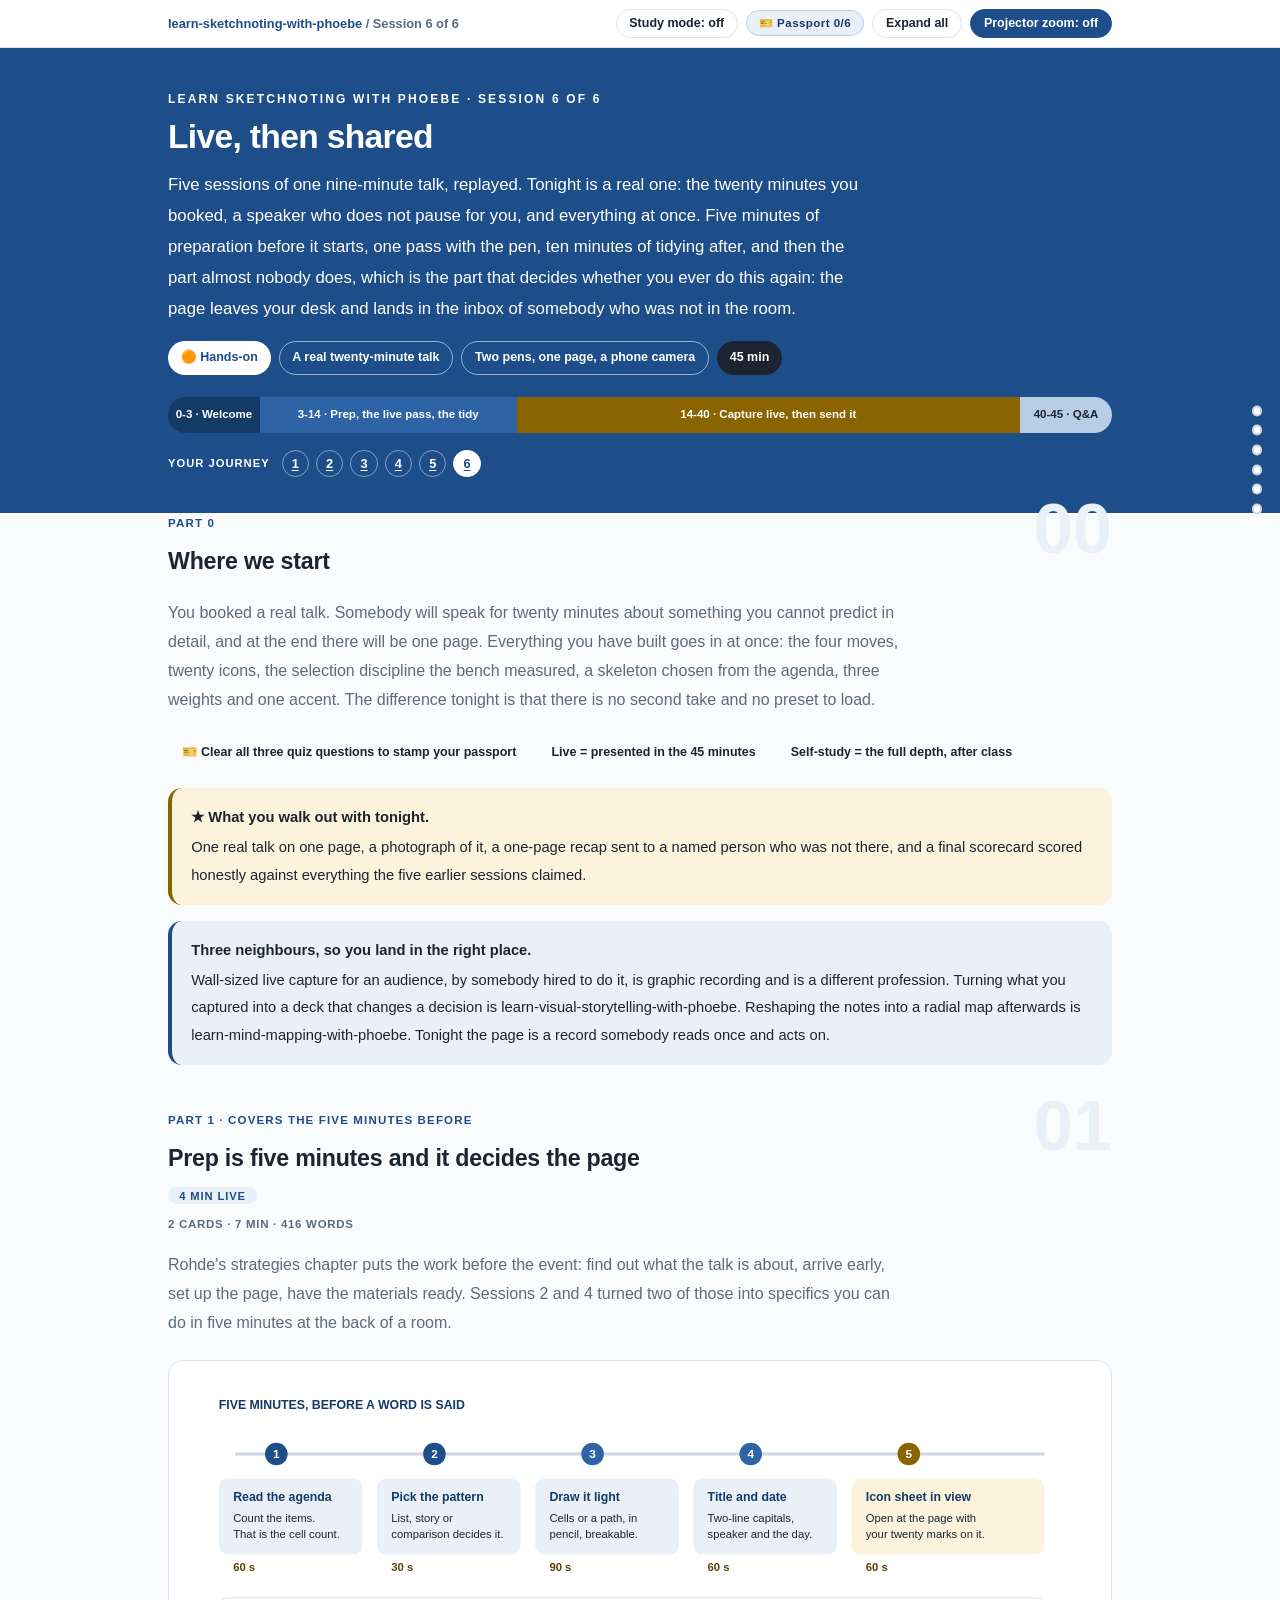
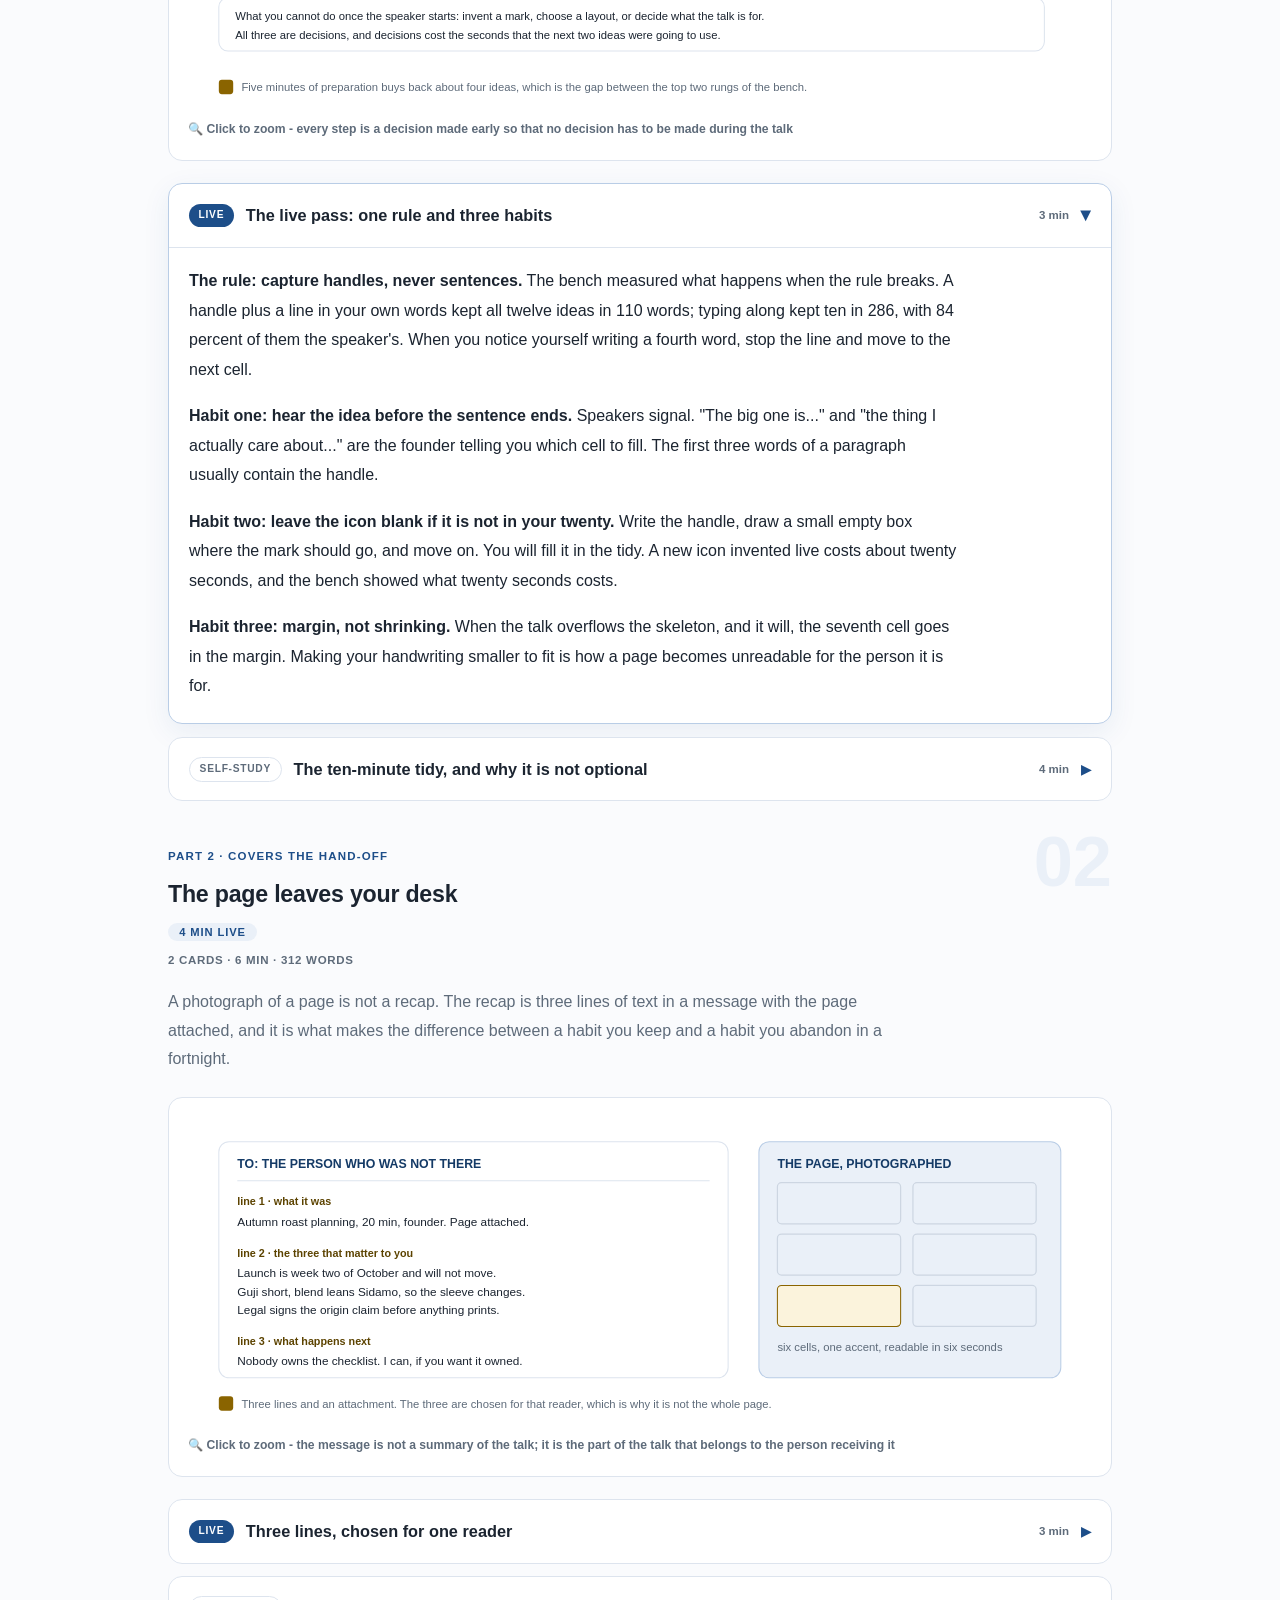
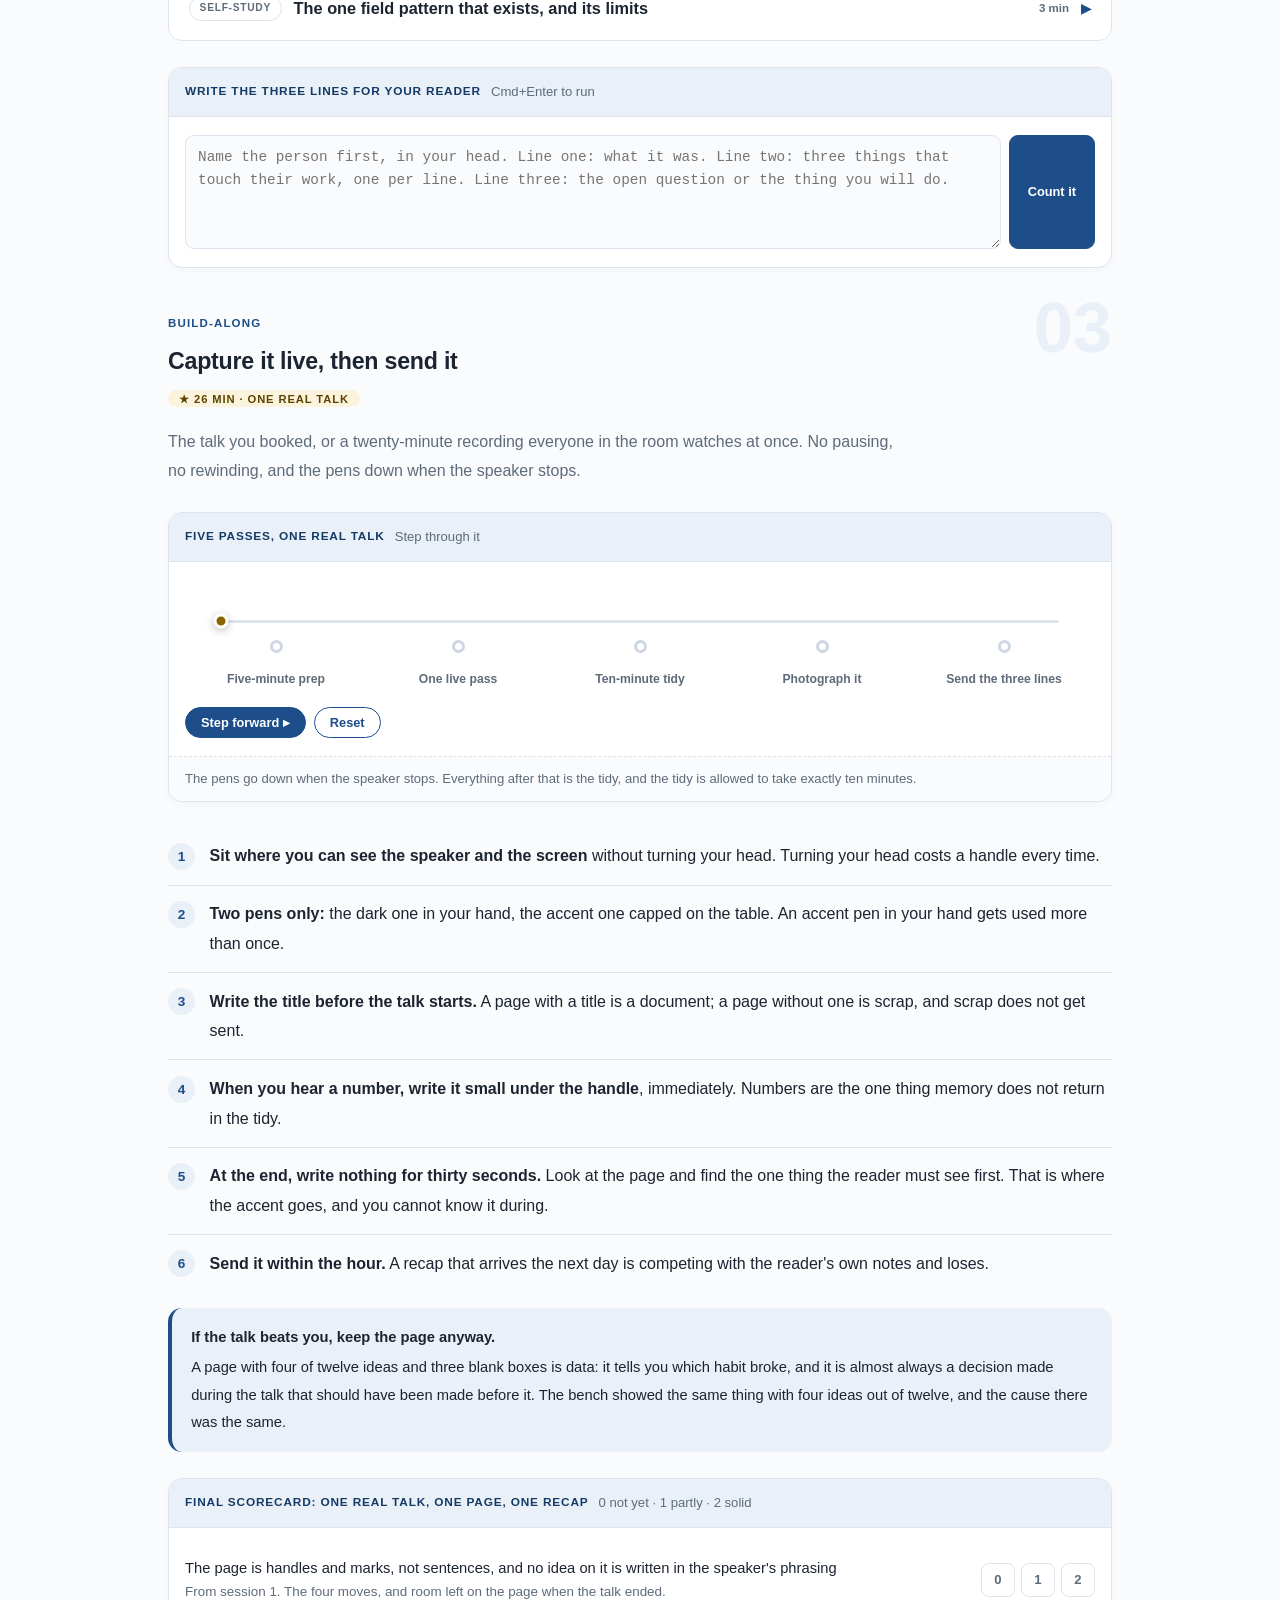
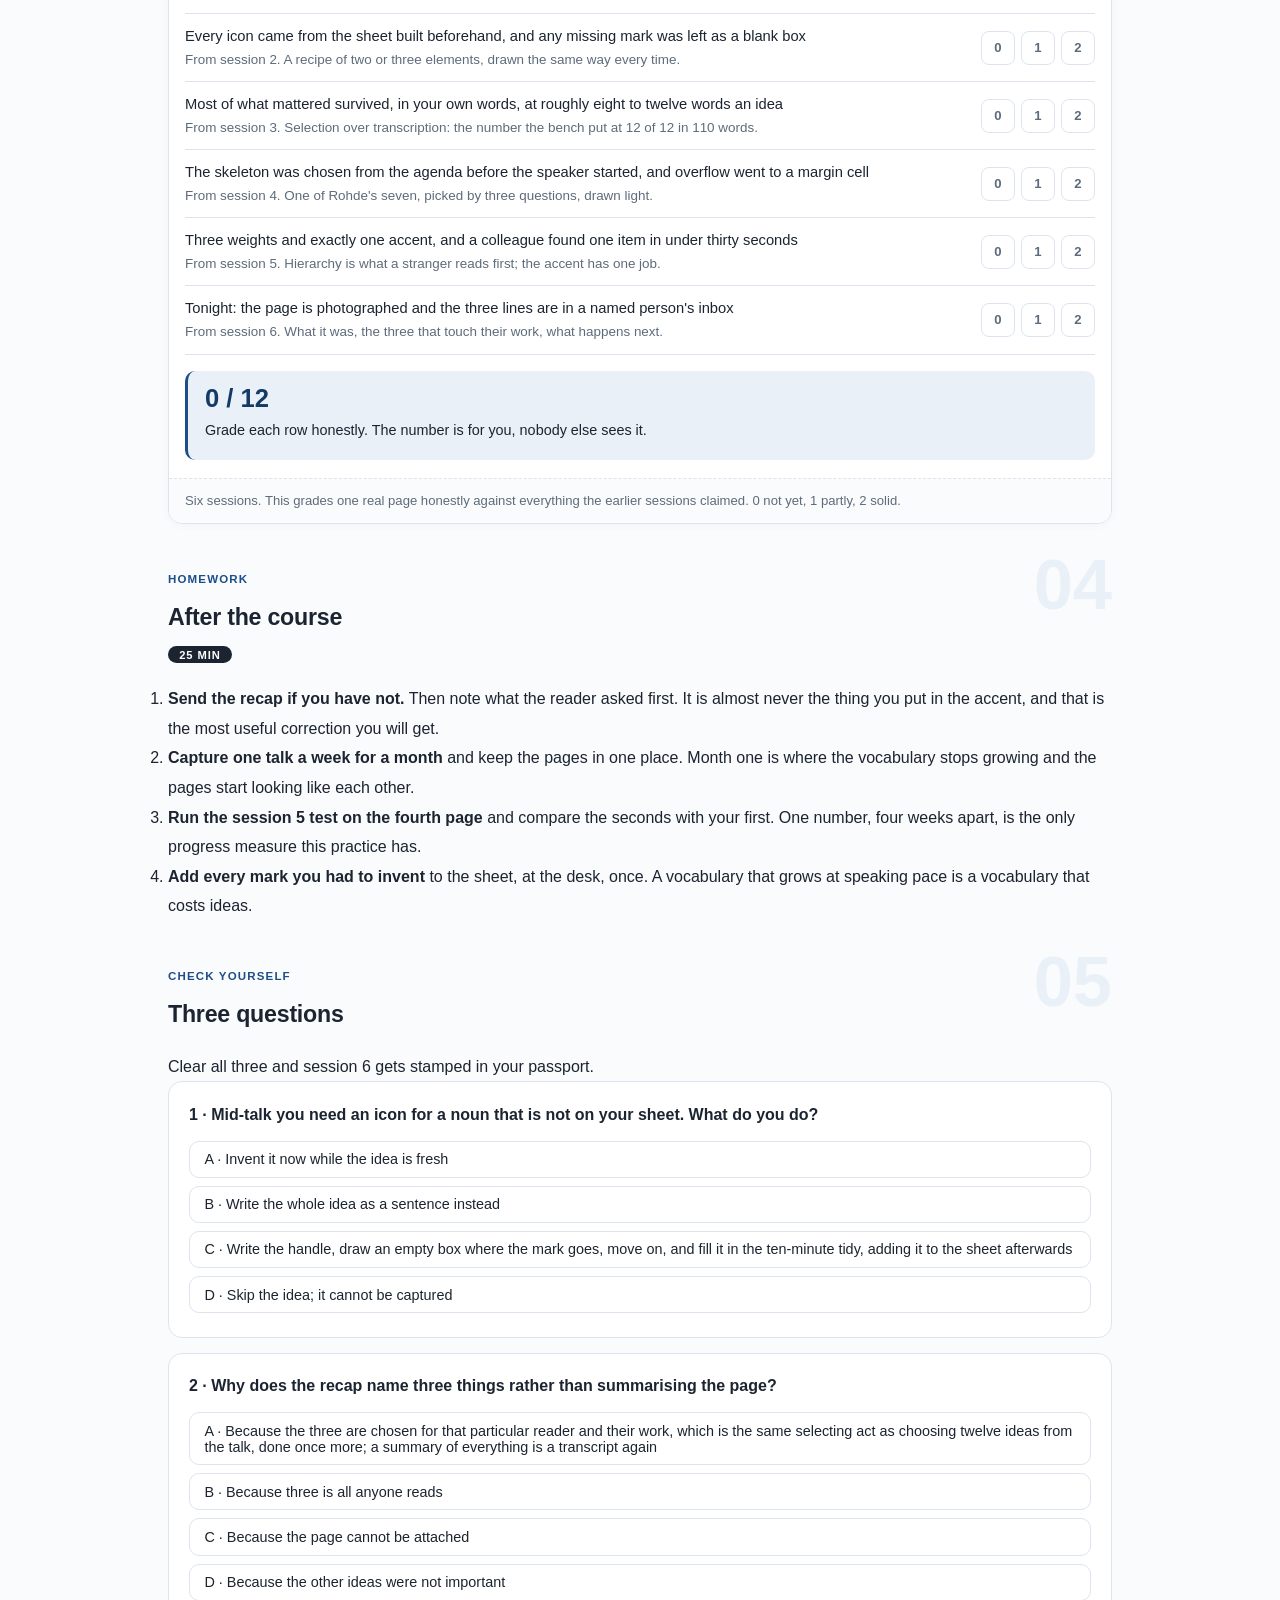
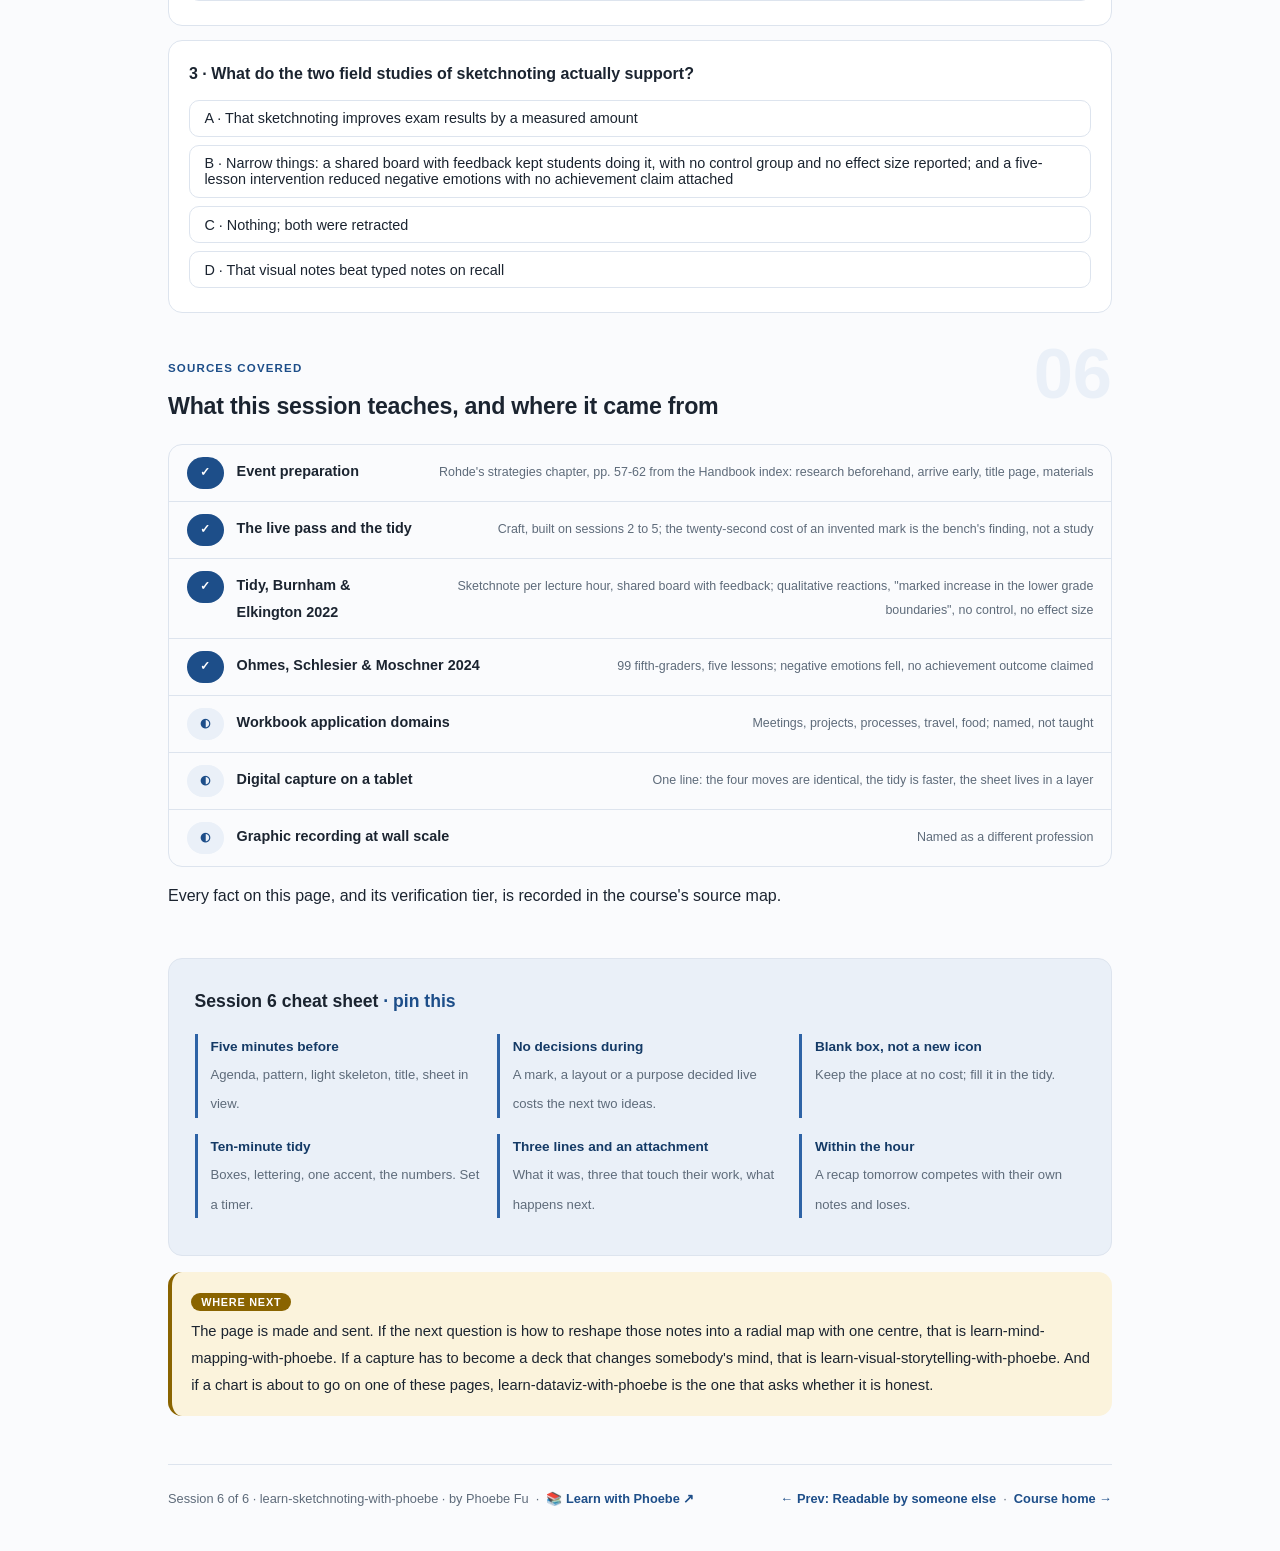
<file: courses/06-live-then-shared.html>
<!DOCTYPE html>
<html lang="en">
<head>
<meta charset="UTF-8">
<meta name="viewport" content="width=device-width, initial-scale=1.0">
<!-- social:start -->
<meta name="description" content="Session 6 of 6. One real twenty-minute talk captured live with everything from sessions 1 to 5 at once, then the one-page recap that leaves your desk. Event prep, the live pass, the ten-minute tidy, and a final scorecard on a page somebody else will read.">
<meta property="og:type" content="article">
<meta property="og:site_name" content="Learn with Phoebe">
<meta property="og:title" content="Live, then shared - learn sketchnoting with phoebe">
<meta property="og:description" content="Session 6 of 6. Everything before this was rehearsal. One real talk, one page, one recap in somebody's inbox, and the honest evidence about what that page does.">
<meta property="og:url" content="https://phoebefu6.github.io/learn-sketchnoting-with-phoebe/courses/06-live-then-shared.html">
<meta property="og:image" content="https://phoebefu6.github.io/learn-sketchnoting-with-phoebe/assets/og-cover.png">
<meta property="og:image:width" content="1200">
<meta property="og:image:height" content="630">
<meta name="twitter:card" content="summary_large_image">
<meta name="twitter:title" content="Live, then shared - learn sketchnoting with phoebe">
<meta name="twitter:description" content="Session 6 of 6. One real talk captured live, then the one-page recap that leaves your desk.">
<meta name="twitter:image" content="https://phoebefu6.github.io/learn-sketchnoting-with-phoebe/assets/og-cover.png">
<!-- social:end -->
<title>Session 6 · Live, then shared - learn sketchnoting with phoebe</title>
<link rel="stylesheet" href="../assets/style.css?v=22">
</head>
<body>

<div class="toolbar">
  <div class="wrap">
    <span class="crumb"><a href="../index.html">learn-sketchnoting-with-phoebe</a> / Session 6 of 6</span>
    <button class="btn" id="toggle-all" type="button">Expand all</button>
    <button class="btn primary" id="zoom-toggle" type="button">Projector zoom: off</button>
  </div>
</div>

<header class="masthead">
  <div class="wrap">
    <div class="eyebrow">Learn Sketchnoting with Phoebe · Session 6 of 6</div>
    <h1>Live, <span class="accent">then shared</span></h1>
    <p class="sub">Five sessions of one nine-minute talk, replayed. Tonight is a real one: the twenty minutes you booked, a speaker who does not pause for you, and everything at once. Five minutes of preparation before it starts, one pass with the pen, ten minutes of tidying after, and then the part almost nobody does, which is the part that decides whether you ever do this again: the page leaves your desk and lands in the inbox of somebody who was not in the room.</p>
    <div class="chip-row">
      <span class="chip level">🟠 Hands-on</span>
      <span class="chip audience">A real twenty-minute talk</span>
      <span class="chip audience">Two pens, one page, a phone camera</span>
      <span class="chip time">45 min</span>
    </div>
    <div class="agenda">
      <span class="a1" style="flex:1">0-3 · Welcome</span>
      <span class="a2" style="flex:3">3-14 · Prep, the live pass, the tidy</span>
      <span class="a3" style="flex:6">14-40 · Capture live, then send it</span>
      <span class="a4" style="flex:1">40-45 · Q&amp;A</span>
    </div>
  </div>
</header>

<main class="wrap">

  <section class="section" id="intro">
    <div class="section-kicker">
      <span class="klabel">Part 0</span>
      <h2>Where we start</h2>
    </div>
    <p class="lede">You booked a real talk. Somebody will speak for twenty minutes about something you cannot predict in detail, and at the end there will be one page. Everything you have built goes in at once: the four moves, twenty icons, the selection discipline the bench measured, a skeleton chosen from the agenda, three weights and one accent. The difference tonight is that there is no second take and no preset to load.</p>

    <div class="legend">
      <span class="pill">🎫 Clear all three quiz questions to stamp your passport</span>
      <span class="pill">Live = presented in the 45 minutes</span>
      <span class="pill">Self-study = the full depth, after class</span>
    </div>

    <div class="callout win">
      <p><strong>★ What you walk out with tonight.</strong> One real talk on one page, a photograph of it, a one-page recap sent to a named person who was not there, and a final scorecard scored honestly against everything the five earlier sessions claimed.</p>
    </div>

    <div class="callout tip">
      <p><strong>Three neighbours, so you land in the right place.</strong> Wall-sized live capture for an audience, by somebody hired to do it, is graphic recording and is a different profession. Turning what you captured into a deck that changes a decision is <span class="mono">learn-visual-storytelling-with-phoebe</span>. Reshaping the notes into a radial map afterwards is <span class="mono">learn-mind-mapping-with-phoebe</span>. Tonight the page is a record somebody reads once and acts on.</p>
    </div>
  </section>

  <section class="section" id="part-1">
    <div class="section-kicker">
      <span class="klabel">Part 1 · covers the five minutes before</span>
      <h2>Prep is five minutes and it decides the page</h2>
      <span class="tag concept">4 min live</span>
    </div>
    <p class="lede">Rohde's strategies chapter puts the work before the event: find out what the talk is about, arrive early, set up the page, have the materials ready. Sessions 2 and 4 turned two of those into specifics you can do in five minutes at the back of a room.</p>

    <figure class="zoomable">
      <svg viewBox="0 0 880 320" xmlns="http://www.w3.org/2000/svg" role="img" aria-label="A five-minute preparation timeline before a talk with five steps: read the agenda, pick the pattern, draw the skeleton, write the title, place the icon sheet, each with what it costs in seconds">
        <style>
          .s6aH { font: 800 12px Inter, sans-serif; fill: #143A66; }
          .s6aT { font: 700 11.5px Inter, sans-serif; fill: #FFFFFF; }
          .s6aB { font: 400 11px Inter, sans-serif; fill: #1B2430; }
          .s6aN { font: 400 11px Inter, sans-serif; fill: #5E6B7A; }
          .s6aS { font: 800 11px Inter, sans-serif; fill: #5C4300; }
          .s6aL { fill: none; stroke: #CDD6E2; stroke-width: 3; }
        </style>
        <defs>
          <marker id="s6a-arr" viewBox="0 0 10 10" refX="9" refY="5" markerWidth="7" markerHeight="7" orient="auto-start-reverse">
            <path d="M0 0 L10 5 L0 10 z" fill="#1D4E89"/>
          </marker>
        </defs>

        <text class="s6aH" x="30" y="28">FIVE MINUTES, BEFORE A WORD IS SAID</text>
        <line class="s6aL" x1="46" y1="72" x2="834" y2="72"/>

        <circle cx="86" cy="72" r="11" fill="#1D4E89"/>
        <text class="s6aT" x="86" y="76" text-anchor="middle">1</text>
        <rect x="30" y="96" width="140" height="74" rx="9" fill="#EAF0F8"/>
        <text class="s6aH" x="44" y="118">Read the agenda</text>
        <text class="s6aB" x="44" y="138">Count the items.</text>
        <text class="s6aB" x="44" y="154">That is the cell count.</text>
        <text class="s6aS" x="44" y="186">60 s</text>

        <circle cx="240" cy="72" r="11" fill="#1D4E89"/>
        <text class="s6aT" x="240" y="76" text-anchor="middle">2</text>
        <rect x="184" y="96" width="140" height="74" rx="9" fill="#EAF0F8"/>
        <text class="s6aH" x="198" y="118">Pick the pattern</text>
        <text class="s6aB" x="198" y="138">List, story or</text>
        <text class="s6aB" x="198" y="154">comparison decides it.</text>
        <text class="s6aS" x="198" y="186">30 s</text>

        <circle cx="394" cy="72" r="11" fill="#2E63A6"/>
        <text class="s6aT" x="394" y="76" text-anchor="middle">3</text>
        <rect x="338" y="96" width="140" height="74" rx="9" fill="#EAF0F8"/>
        <text class="s6aH" x="352" y="118">Draw it light</text>
        <text class="s6aB" x="352" y="138">Cells or a path, in</text>
        <text class="s6aB" x="352" y="154">pencil, breakable.</text>
        <text class="s6aS" x="352" y="186">90 s</text>

        <circle cx="548" cy="72" r="11" fill="#2E63A6"/>
        <text class="s6aT" x="548" y="76" text-anchor="middle">4</text>
        <rect x="492" y="96" width="140" height="74" rx="9" fill="#EAF0F8"/>
        <text class="s6aH" x="506" y="118">Title and date</text>
        <text class="s6aB" x="506" y="138">Two-line capitals,</text>
        <text class="s6aB" x="506" y="154">speaker and the day.</text>
        <text class="s6aS" x="506" y="186">60 s</text>

        <circle cx="702" cy="72" r="11" fill="#8A6400"/>
        <text class="s6aT" x="702" y="76" text-anchor="middle">5</text>
        <rect x="646" y="96" width="188" height="74" rx="9" fill="#FBF3DC"/>
        <text class="s6aH" x="660" y="118">Icon sheet in view</text>
        <text class="s6aB" x="660" y="138">Open at the page with</text>
        <text class="s6aB" x="660" y="154">your twenty marks on it.</text>
        <text class="s6aS" x="660" y="186">60 s</text>

        <rect x="30" y="212" width="804" height="52" rx="9" fill="#FFFFFF" stroke="#DDE4EE"/>
        <text class="s6aB" x="46" y="234">What you cannot do once the speaker starts: invent a mark, choose a layout, or decide what the talk is for.</text>
        <text class="s6aB" x="46" y="252">All three are decisions, and decisions cost the seconds that the next two ideas were going to use.</text>

        <rect x="30" y="292" width="14" height="14" rx="3" fill="#8A6400"/>
        <text class="s6aN" x="52" y="303">Five minutes of preparation buys back about four ideas, which is the gap between the top two rungs of the bench.</text>
      </svg>
      <figcaption>🔍 Click to zoom - every step is a decision made early so that no decision has to be made during the talk</figcaption>
    </figure>

    <details class="card" open>
      <summary><span class="mode live">Live</span>The live pass: one rule and three habits<span class="mini">3 min</span><span class="caret">▶</span></summary>
      <div class="body">
        <p><strong>The rule: capture handles, never sentences.</strong> The bench measured what happens when the rule breaks. A handle plus a line in your own words kept all twelve ideas in 110 words; typing along kept ten in 286, with 84 percent of them the speaker's. When you notice yourself writing a fourth word, stop the line and move to the next cell.</p>
        <p><strong>Habit one: hear the idea before the sentence ends.</strong> Speakers signal. "The big one is..." and "the thing I actually care about..." are the founder telling you which cell to fill. The first three words of a paragraph usually contain the handle.</p>
        <p><strong>Habit two: leave the icon blank if it is not in your twenty.</strong> Write the handle, draw a small empty box where the mark should go, and move on. You will fill it in the tidy. A new icon invented live costs about twenty seconds, and the bench showed what twenty seconds costs.</p>
        <p><strong>Habit three: margin, not shrinking.</strong> When the talk overflows the skeleton, and it will, the seventh cell goes in the margin. Making your handwriting smaller to fit is how a page becomes unreadable for the person it is for.</p>
      </div>
    </details>

    <details class="card">
      <summary><span class="mode self">Self-study</span>The ten-minute tidy, and why it is not optional<span class="mini">4 min</span><span class="caret">▶</span></summary>
      <div class="body">
        <p>Straight after the talk, while the room is emptying and your memory is still loaded, ten minutes on the page: fill the blank icon boxes from your sheet, re-letter the handles in two-line capitals so they carry weight, add one accent to the thing the reader must find first, and write the three or four numbers that were said aloud but did not land on the page. Then photograph it in daylight against a flat surface.</p>
        <p>The tidy is where a live capture becomes a work artefact, and it is the step people skip because the talk is over and the page "looks fine". The session 5 test decides it: hand the untidied page to a colleague, ask one question, count. Forty seconds is a private note. Six is something you can send. Nothing between those two numbers is a different page, only a different ten minutes.</p>
        <div class="callout example">
          <span class="ex-pill">Real world</span>
          <p>A Daybreak support lead captured the autumn roast talk on a six-cell grid and left three icon boxes empty. In the tidy she filled two from her sheet and found the third was a noun she had never needed before, "origin claim", so she invented a mark for it and added it to the sheet as number twenty-one. That is how the vocabulary grows: at the desk, once, not at speaking pace.</p>
        </div>
      </div>
    </details>
  </section>

  <section class="section" id="part-2">
    <div class="section-kicker">
      <span class="klabel">Part 2 · covers the hand-off</span>
      <h2>The page leaves your desk</h2>
      <span class="tag concept">4 min live</span>
    </div>
    <p class="lede">A photograph of a page is not a recap. The recap is three lines of text in a message with the page attached, and it is what makes the difference between a habit you keep and a habit you abandon in a fortnight.</p>

    <figure class="zoomable">
      <svg viewBox="0 0 880 300" xmlns="http://www.w3.org/2000/svg" role="img" aria-label="A message to a colleague with three labelled lines, what it was about, the three things that matter, and what happens next, with the captured page attached beside it">
        <style>
          .s6bH { font: 800 12px Inter, sans-serif; fill: #143A66; }
          .s6bB { font: 400 11.5px Inter, sans-serif; fill: #1B2430; }
          .s6bN { font: 400 11px Inter, sans-serif; fill: #5E6B7A; }
          .s6bK { font: 700 10.5px Inter, sans-serif; fill: #5C4300; }
          .s6bF { fill: none; stroke: #CDD6E2; stroke-width: 1.2; }
        </style>

        <rect x="30" y="24" width="496" height="230" rx="10" fill="#FFFFFF" stroke="#DDE4EE"/>
        <text class="s6bH" x="48" y="50">TO: THE PERSON WHO WAS NOT THERE</text>
        <line x1="48" y1="62" x2="508" y2="62" stroke="#DDE4EE"/>
        <text class="s6bK" x="48" y="86">line 1 · what it was</text>
        <text class="s6bB" x="48" y="106">Autumn roast planning, 20 min, founder. Page attached.</text>
        <text class="s6bK" x="48" y="136">line 2 · the three that matter to you</text>
        <text class="s6bB" x="48" y="156">Launch is week two of October and will not move.</text>
        <text class="s6bB" x="48" y="174">Guji short, blend leans Sidamo, so the sleeve changes.</text>
        <text class="s6bB" x="48" y="192">Legal signs the origin claim before anything prints.</text>
        <text class="s6bK" x="48" y="222">line 3 · what happens next</text>
        <text class="s6bB" x="48" y="242">Nobody owns the checklist. I can, if you want it owned.</text>

        <rect x="556" y="24" width="294" height="230" rx="10" fill="#EAF0F8" stroke="#B9CDE6"/>
        <text class="s6bH" x="574" y="50">THE PAGE, PHOTOGRAPHED</text>
        <rect class="s6bF" x="574" y="64" width="120" height="40" rx="4"/>
        <rect class="s6bF" x="706" y="64" width="120" height="40" rx="4"/>
        <rect class="s6bF" x="574" y="114" width="120" height="40" rx="4"/>
        <rect class="s6bF" x="706" y="114" width="120" height="40" rx="4"/>
        <rect x="574" y="164" width="120" height="40" rx="4" fill="#FBF3DC" stroke="#8A6400"/>
        <rect class="s6bF" x="706" y="164" width="120" height="40" rx="4"/>
        <text class="s6bN" x="574" y="228">six cells, one accent, readable in six seconds</text>

        <rect x="30" y="272" width="14" height="14" rx="3" fill="#8A6400"/>
        <text class="s6bN" x="52" y="283">Three lines and an attachment. The three are chosen for that reader, which is why it is not the whole page.</text>
      </svg>
      <figcaption>🔍 Click to zoom - the message is not a summary of the talk; it is the part of the talk that belongs to the person receiving it</figcaption>
    </figure>

    <details class="card">
      <summary><span class="mode live">Live</span>Three lines, chosen for one reader<span class="mini">3 min</span><span class="caret">▶</span></summary>
      <div class="body">
        <p>The recap has exactly three parts and they are always the same three. <strong>What it was:</strong> subject, length, speaker, page attached, in one line. <strong>The three that matter to this reader:</strong> not the three biggest, the three that touch their work. Finance gets the margin model, the roastery gets four thousand bags by the first, support gets the FAQ a week early. Same page, three different middles. <strong>What happens next:</strong> the open question or the thing you will do, which is the line that makes it a message rather than an archive.</p>
        <p>Choosing three for a named reader is the same act as choosing twelve from the talk, done once more and harder. If you cannot pick three, the page is fine and you have not decided who it is for.</p>
      </div>
    </details>

    <details class="card">
      <summary><span class="mode self">Self-study</span>The one field pattern that exists, and its limits<span class="mini">3 min</span><span class="caret">▶</span></summary>
      <div class="body">
        <p>Tidy, Burnham and Elkington (2022) had first-year forensic students sketchnote after each lecture hour and post the pages to a shared board each week, with formative feedback. Students called the practice "Helpful", "Refreshing" and "Creative", about half said they would use it again, and the authors report "a marked increase in the lower grade boundaries" for the group. There was no control group and no effect size, and the authors do not claim one. It is the only fetched study of a sketchnote-plus-sharing routine in the field, and what it supports is narrow: a shared board with feedback kept people doing it.</p>
        <p>That is the honest reason the recap is in this session. Not because sending a page makes anyone learn more, which nothing here measured, but because the practices that survive contact with a working week are the ones somebody else is waiting for. Ohmes and colleagues (2024) found the one reliably measured benefit of a sketchnote intervention was affective: negative emotions fell, with no achievement claim attached. A habit you enjoy and somebody expects is a habit that lasts.</p>
      </div>
    </details>

    <div class="tryrow" data-fn="wordcount" data-multiline="1" data-title="Write the three lines for your reader" data-hint="Name the person first, in your head. Line one: what it was. Line two: three things that touch their work, one per line. Line three: the open question or the thing you will do." data-seed="" data-cta="Count it"></div>
  </section>

  <section class="section" id="demo-1">
    <div class="section-kicker">
      <span class="klabel">Build-along</span>
      <h2>Capture it live, then send it</h2>
      <span class="tag demo">★ 26 min · one real talk</span>
    </div>
    <p class="lede">The talk you booked, or a twenty-minute recording everyone in the room watches at once. No pausing, no rewinding, and the pens down when the speaker stops.</p>

    <div class="tick" data-stages="Five-minute prep|One live pass|Ten-minute tidy|Photograph it|Send the three lines" data-title="Five passes, one real talk" data-foot="The pens go down when the speaker stops. Everything after that is the tidy, and the tidy is allowed to take exactly ten minutes.">
      <p class="tick-note" data-stage="0"><b>Five-minute prep.</b> Agenda, item count, pattern, light skeleton, title in two-line capitals with the speaker and the date, icon sheet open beside you. If there is no agenda, draw nothing and plan to work in popcorn for the first two minutes, then rule the page once the shape of the talk is clear.</p>
      <p class="tick-note" data-stage="1"><b>One live pass.</b> Handles in capitals, one line in your own words, icons from the sheet, blank box where a mark is missing. No sentences, no new icons, no shrinking. If the talk overflows, a margin cell.</p>
      <p class="tick-note" data-stage="2"><b>Ten-minute tidy.</b> Fill the blank boxes, re-letter the handles, add exactly one accent, and write down every number that was said aloud and is not on the page. Set a timer; at ten minutes the page is finished by definition.</p>
      <p class="tick-note" data-stage="3"><b>Photograph it.</b> Flat surface, daylight, straight on, no shadow of your phone. Crop to the page edges. This is the artefact; the paper is the backup.</p>
      <p class="tick-note" data-stage="4"><b>Send the three lines.</b> To a real named person who was not in the room, with the photograph attached. Then score the card below, before they reply.</p>
    </div>

    <div class="steps">
      <div class="step"><p><strong>Sit where you can see the speaker and the screen</strong> without turning your head. Turning your head costs a handle every time.</p></div>
      <div class="step"><p><strong>Two pens only:</strong> the dark one in your hand, the accent one capped on the table. An accent pen in your hand gets used more than once.</p></div>
      <div class="step"><p><strong>Write the title before the talk starts.</strong> A page with a title is a document; a page without one is scrap, and scrap does not get sent.</p></div>
      <div class="step"><p><strong>When you hear a number, write it small under the handle</strong>, immediately. Numbers are the one thing memory does not return in the tidy.</p></div>
      <div class="step"><p><strong>At the end, write nothing for thirty seconds.</strong> Look at the page and find the one thing the reader must see first. That is where the accent goes, and you cannot know it during.</p></div>
      <div class="step"><p><strong>Send it within the hour.</strong> A recap that arrives the next day is competing with the reader's own notes and loses.</p></div>
    </div>

    <div class="callout tip">
      <p><strong>If the talk beats you, keep the page anyway.</strong> A page with four of twelve ideas and three blank boxes is data: it tells you which habit broke, and it is almost always a decision made during the talk that should have been made before it. The bench showed the same thing with four ideas out of twelve, and the cause there was the same.</p>
    </div>

    <div class="scorecard" data-title="Final scorecard: one real talk, one page, one recap" data-foot="Six sessions. This grades one real page honestly against everything the earlier sessions claimed. 0 not yet, 1 partly, 2 solid.">
      <div class="sc-row"><div class="sc-q">The page is handles and marks, not sentences, and no idea on it is written in the speaker's phrasing
        <em>From session 1. The four moves, and room left on the page when the talk ended.</em></div></div>
      <div class="sc-row"><div class="sc-q">Every icon came from the sheet built beforehand, and any missing mark was left as a blank box
        <em>From session 2. A recipe of two or three elements, drawn the same way every time.</em></div></div>
      <div class="sc-row"><div class="sc-q">Most of what mattered survived, in your own words, at roughly eight to twelve words an idea
        <em>From session 3. Selection over transcription: the number the bench put at 12 of 12 in 110 words.</em></div></div>
      <div class="sc-row"><div class="sc-q">The skeleton was chosen from the agenda before the speaker started, and overflow went to a margin cell
        <em>From session 4. One of Rohde's seven, picked by three questions, drawn light.</em></div></div>
      <div class="sc-row"><div class="sc-q">Three weights and exactly one accent, and a colleague found one item in under thirty seconds
        <em>From session 5. Hierarchy is what a stranger reads first; the accent has one job.</em></div></div>
      <div class="sc-row"><div class="sc-q">Tonight: the page is photographed and the three lines are in a named person's inbox
        <em>From session 6. What it was, the three that touch their work, what happens next.</em></div></div>
    </div>
  </section>

  <section class="section" id="exercise">
    <div class="section-kicker">
      <span class="klabel">Homework</span>
      <h2>After the course</h2>
      <span class="tag exercise">25 min</span>
    </div>
    <ol>
      <li><strong>Send the recap if you have not.</strong> Then note what the reader asked first. It is almost never the thing you put in the accent, and that is the most useful correction you will get.</li>
      <li><strong>Capture one talk a week for a month</strong> and keep the pages in one place. Month one is where the vocabulary stops growing and the pages start looking like each other.</li>
      <li><strong>Run the session 5 test on the fourth page</strong> and compare the seconds with your first. One number, four weeks apart, is the only progress measure this practice has.</li>
      <li><strong>Add every mark you had to invent</strong> to the sheet, at the desk, once. A vocabulary that grows at speaking pace is a vocabulary that costs ideas.</li>
    </ol>
  </section>

  <section class="section" id="quiz">
    <div class="section-kicker">
      <span class="klabel">Check yourself</span>
      <h2>Three questions</h2>
    </div>
    <p>Clear all three and session 6 gets stamped in your passport.</p>

    <div class="quiz-q" data-answer="2">
      <p class="qtext">1 · Mid-talk you need an icon for a noun that is not on your sheet. What do you do?</p>
      <button class="qopt" type="button">A · Invent it now while the idea is fresh</button>
      <button class="qopt" type="button">B · Write the whole idea as a sentence instead</button>
      <button class="qopt" type="button">C · Write the handle, draw an empty box where the mark goes, move on, and fill it in the ten-minute tidy, adding it to the sheet afterwards</button>
      <button class="qopt" type="button">D · Skip the idea; it cannot be captured</button>
      <p class="qwhy">A mark invented at speaking pace costs about twenty seconds, and twenty seconds is the next two ideas. The blank box keeps the place at no cost. The vocabulary grows at the desk, once, where it is also drawn better.</p>
    </div>

    <div class="quiz-q" data-answer="0">
      <p class="qtext">2 · Why does the recap name three things rather than summarising the page?</p>
      <button class="qopt" type="button">A · Because the three are chosen for that particular reader and their work, which is the same selecting act as choosing twelve ideas from the talk, done once more; a summary of everything is a transcript again</button>
      <button class="qopt" type="button">B · Because three is all anyone reads</button>
      <button class="qopt" type="button">C · Because the page cannot be attached</button>
      <button class="qopt" type="button">D · Because the other ideas were not important</button>
      <p class="qwhy">Finance gets the margin model, the roastery gets the batch date, support gets the FAQ. Same page, three different middles. The whole page is attached for anyone who wants the rest, and selecting for a named reader is what makes the message worth opening.</p>
    </div>

    <div class="quiz-q" data-answer="1">
      <p class="qtext">3 · What do the two field studies of sketchnoting actually support?</p>
      <button class="qopt" type="button">A · That sketchnoting improves exam results by a measured amount</button>
      <button class="qopt" type="button">B · Narrow things: a shared board with feedback kept students doing it, with no control group and no effect size reported; and a five-lesson intervention reduced negative emotions with no achievement claim attached</button>
      <button class="qopt" type="button">C · Nothing; both were retracted</button>
      <button class="qopt" type="button">D · That visual notes beat typed notes on recall</button>
      <p class="qwhy">Tidy and colleagues report qualitative reactions and "a marked increase in the lower grade boundaries" without a control. Ohmes and colleagues measured emotions and claimed nothing about achievement. The defensible claim is about sustaining the habit, not about memory, which is why the recap is taught as the thing that keeps you doing it.</p>
    </div>

    <p class="quiz-score"></p>
  </section>

  <section class="section" id="official">
    <div class="section-kicker">
      <span class="klabel">Sources covered</span>
      <h2>What this session teaches, and where it came from</h2>
    </div>
    <div class="covered">
      <div class="covered-row"><span class="status pill solid">✓</span><span class="name">Event preparation</span><span class="note">Rohde's strategies chapter, pp. 57-62 from the Handbook index: research beforehand, arrive early, title page, materials</span></div>
      <div class="covered-row"><span class="status pill solid">✓</span><span class="name">The live pass and the tidy</span><span class="note">Craft, built on sessions 2 to 5; the twenty-second cost of an invented mark is the bench's finding, not a study</span></div>
      <div class="covered-row"><span class="status pill solid">✓</span><span class="name">Tidy, Burnham &amp; Elkington 2022</span><span class="note">Sketchnote per lecture hour, shared board with feedback; qualitative reactions, "marked increase in the lower grade boundaries", no control, no effect size</span></div>
      <div class="covered-row"><span class="status pill solid">✓</span><span class="name">Ohmes, Schlesier &amp; Moschner 2024</span><span class="note">99 fifth-graders, five lessons; negative emotions fell, no achievement outcome claimed</span></div>
      <div class="covered-row"><span class="status pill light">◐</span><span class="name">Workbook application domains</span><span class="note">Meetings, projects, processes, travel, food; named, not taught</span></div>
      <div class="covered-row"><span class="status pill light">◐</span><span class="name">Digital capture on a tablet</span><span class="note">One line: the four moves are identical, the tidy is faster, the sheet lives in a layer</span></div>
      <div class="covered-row"><span class="status pill light">◐</span><span class="name">Graphic recording at wall scale</span><span class="note">Named as a different profession</span></div>
    </div>
    <p class="mono" style="margin-top:14px">Every fact on this page, and its verification tier, is recorded in the course's source map.</p>
  </section>

  <section class="cheat" id="cheatsheet">
    <h3>Session 6 cheat sheet <span>· pin this</span></h3>
    <div class="grid-2">
      <div class="cheat-item"><b>Five minutes before</b><span>Agenda, pattern, light skeleton, title, sheet in view.</span></div>
      <div class="cheat-item"><b>No decisions during</b><span>A mark, a layout or a purpose decided live costs the next two ideas.</span></div>
      <div class="cheat-item"><b>Blank box, not a new icon</b><span>Keep the place at no cost; fill it in the tidy.</span></div>
      <div class="cheat-item"><b>Ten-minute tidy</b><span>Boxes, lettering, one accent, the numbers. Set a timer.</span></div>
      <div class="cheat-item"><b>Three lines and an attachment</b><span>What it was, three that touch their work, what happens next.</span></div>
      <div class="cheat-item"><b>Within the hour</b><span>A recap tomorrow competes with their own notes and loses.</span></div>
    </div>
  </section>

  <div class="callout next">
    <span class="nx-pill">Where next</span>
    <p>The page is made and sent. If the next question is how to reshape those notes into a radial map with one centre, that is <span class="mono">learn-mind-mapping-with-phoebe</span>. If a capture has to become a deck that changes somebody's mind, that is <span class="mono">learn-visual-storytelling-with-phoebe</span>. And if a chart is about to go on one of these pages, <span class="mono">learn-dataviz-with-phoebe</span> is the one that asks whether it is honest.</p>
  </div>

  <footer class="pagefoot">
    <span>Session 6 of 6 · learn-sketchnoting-with-phoebe · by Phoebe Fu &nbsp;·&nbsp; 📚 <a href="https://phoebefu6.github.io/learn-with-phoebe/">Learn with Phoebe ↗</a></span>
    <span><a href="05-readable-by-someone-else.html">← Prev: Readable by someone else</a> &nbsp;·&nbsp; <a href="../index.html">Course home →</a></span>
  </footer>

</main>

<script src="../assets/app.js?v=20"></script>
</body>
</html>
</file>
<file: assets/style.css>
/* learn-sketchnoting-with-phoebe - editorial bold design system
   Accent: spruce #1D4E89 · Ink deep spruce #143A66 · Flagship: burnt orange #8A6400
   (CSS var names still read --indigo/--amber; they hold spruce and burnt orange.)
   NOTE: this is the PAGE chrome. The bench palette inside map-live.js is separate. */

:root {
  --indigo: #1D4E89;
  --indigo-deep: #143A66;
  --indigo-mid: #2E63A6;
  --indigo-soft: #B9CDE6;
  --indigo-50: #EAF0F8;
  --ink: #1B2430;
  --muted: #5E6B7A;
  --faint: #CDD6E2;
  --hairline: #DDE4EE;
  --amber: #8A6400;
  --amber-ink: #5C4300;
  --amber-50: #FBF3DC;
  --paper: #FAFBFD;
  --code-bg: #EAF0F8;
  --code-ink: #1B2430;
  --radius: 14px;
}

* { margin: 0; padding: 0; box-sizing: border-box; }

html { font-size: 16px; scroll-behavior: smooth; }
html.zoom-125 { font-size: 20px; }
html.zoom-150 { font-size: 24px; }

body {
  font-family: "Inter", -apple-system, BlinkMacSystemFont, "Segoe UI", Roboto, sans-serif;
  background: var(--paper);
  color: var(--ink);
  line-height: 1.85;
  font-feature-settings: "tnum";
}

.wrap { max-width: 62rem; margin: 0 auto; padding: 0 1.5rem; }

/* ---------- header band ---------- */
.masthead {
  background: var(--indigo);
  color: #fff;
  padding: 2.5rem 0 2.25rem;
}
.masthead .eyebrow {
  font-size: .75rem;
  letter-spacing: .18em;
  text-transform: uppercase;
  opacity: 1;
  font-weight: 600;
}
.masthead h1 {
  font-size: 2.1rem;
  line-height: 1.15;
  font-weight: 800;
  margin: .5rem 0 .75rem;
  letter-spacing: -.02em;
}
.masthead h1 .accent { color: inherit; }
.masthead .sub { font-size: 1.05rem; opacity: 1; max-width: 44rem; }

.chip-row { display: flex; flex-wrap: wrap; gap: .5rem; margin-top: 1.1rem; }
.chip {
  display: inline-flex;
  align-items: center;
  gap: .35rem;
  border-radius: 999px;
  padding: .25rem .8rem;
  font-size: .78rem;
  font-weight: 600;
  white-space: nowrap;
}
.chip.level { background: #fff; color: var(--indigo); }
.chip.audience { background: rgba(255,255,255,.08); color: #fff; border: 1px solid rgba(255,255,255,.35); }
.chip.time { background: var(--ink); color: #fff; font-variant-numeric: tabular-nums; }


/* ---------- agenda band ----------
   Recovered 2026-09-02. These six repos were scaffolded from a stylesheet that had
   lost this block, so .agenda rendered as run-on inline text ~700px tall inside the
   masthead. 87 of 93 repos carry it; these were the exception, and they were also the
   six the estate sweep could not see. See course-builder/references/field-notes.md.

   .a3 does NOT reuse the donor's `color: var(--amber-ink)`: that pair falls below
   4.5:1 against --amber in all six palettes, which is the same failure the sweep
   flags on the wellbeing courses. The literal below is the darkest tone of this
   repo's own amber-ink that clears 4.5:1, so the band stays bright. Recompute it if
   --amber changes. */
.agenda {
  display: flex;
  border-radius: 999px;
  overflow: hidden;
  margin: 1.4rem 0 0;
  font-size: .72rem;
  font-weight: 600;
  text-align: center;
  color: #fff;
}
.agenda span { padding: .45rem .3rem; white-space: nowrap; overflow: hidden; text-overflow: ellipsis; }
.agenda .a1 { background: var(--indigo-deep); }
.agenda .a2 { background: var(--indigo-mid); }
.agenda .a3 { background: var(--amber); color: #FFFFFF; }
.agenda .a4 { background: var(--indigo-soft); color: var(--ink); }

/* ---------- toolbar ---------- */
.toolbar {
  position: sticky;
  top: 0;
  z-index: 40;
  background: rgba(255,255,255,.94);
  backdrop-filter: blur(6px);
  border-bottom: 1px solid var(--hairline);
  padding: .55rem 0;
}
.toolbar .wrap { display: flex; align-items: center; gap: .5rem; flex-wrap: nowrap; }
.toolbar .crumb { font-size: .8rem; color: var(--muted); font-weight: 600; margin-right: auto; min-width: 0; white-space: nowrap; overflow: hidden; text-overflow: ellipsis; }
.toolbar .btn { white-space: nowrap; flex: none; padding: .38rem .8rem; font-size: .78rem; line-height: 1.2; }
.toolbar .crumb a { color: var(--indigo); text-decoration: none; }
.btn {
  border: 1px solid var(--hairline);
  background: #fff;
  color: var(--ink);
  border-radius: 999px;
  padding: .35rem .9rem;
  font-size: .78rem;
  font-weight: 600;
  cursor: pointer;
  font-family: inherit;
  transition: all .15s ease;
}
.btn:hover { border-color: var(--indigo); color: var(--indigo); }
.btn.primary { background: var(--indigo); border-color: var(--indigo); color: #fff; }
.btn.primary:hover { background: var(--indigo-deep); }

/* ---------- sections ---------- */
main { padding: 2.5rem 0 4rem; }

.section { margin-bottom: 2.8rem; }
.section-kicker { margin-bottom: 1rem; }
.section-kicker .klabel {
  display: block;
  font-size: .72rem;
  text-transform: uppercase;
  letter-spacing: .1em;
  color: var(--indigo);
  font-weight: 700;
  margin-bottom: .35rem;
}
.section-kicker h2 {
  font-size: 1.45rem;
  font-weight: 800;
  letter-spacing: -.01em;
  display: flex;
  align-items: center;
  gap: .7rem;
  flex-wrap: wrap;
}
.section-kicker .tag {
  border-radius: 999px;
  padding: .18rem .7rem;
  font-size: .7rem;
  font-weight: 700;
  text-transform: uppercase;
  letter-spacing: .08em;
}
.tag.concept { background: var(--indigo-50); color: var(--indigo); }
.tag.demo { background: var(--amber-50); color: var(--amber-ink); }
.tag.exercise { background: var(--ink); color: #fff; }

.lede { color: var(--muted); max-width: 46rem; margin-bottom: 1.4rem; line-height: 1.8; }

/* live vs self-study markers on cards */
.mode {
  font-size: .64rem;
  font-weight: 700;
  text-transform: uppercase;
  letter-spacing: .07em;
  padding: .14rem .6rem;
  border-radius: 999px;
  flex: none;
}
.mode.live { background: var(--indigo); color: #fff; }
.mode.self { background: #fff; color: var(--muted); border: 1px solid var(--hairline); }

/* ---------- accordions ---------- */
details.card {
  border: 1px solid var(--hairline);
  border-radius: var(--radius);
  margin-bottom: .8rem;
  overflow: hidden;
  background: #fff;
}
details.card[open] { border-color: var(--indigo-soft); box-shadow: 0 8px 28px rgba(29,78,137,.08); }
details.card summary {
  list-style: none;
  cursor: pointer;
  padding: 1rem 1.25rem;
  display: flex;
  align-items: center;
  gap: .75rem;
  font-weight: 700;
  font-size: 1.02rem;
  user-select: none;
}
details.card summary::-webkit-details-marker { display: none; }
details.card summary .dot {
  width: .6rem; height: .6rem;
  border-radius: 999px;
  background: var(--indigo);
  flex: none;
}
details.card summary .mini { margin-left: auto; font-size: .72rem; color: var(--muted); font-weight: 600; white-space: nowrap; }
details.card summary .caret { transition: transform .2s ease; color: var(--indigo); font-size: .8rem; }
details.card[open] summary .caret { transform: rotate(90deg); }
details.card .body { padding: 0 1.25rem 1.4rem; border-top: 1px solid var(--hairline); padding-top: 1.15rem; }
details.card .body p { margin-bottom: 1.05rem; max-width: 48rem; }
details.card .body p:last-child { margin-bottom: 0; }
details.card .body ul, details.card .body ol { margin: 0 0 1.1rem 1.2rem; max-width: 47rem; }
details.card .body li { margin-bottom: .65rem; }
details.card .body h4 { font-size: .95rem; font-weight: 700; margin: 1.1rem 0 .45rem; }
details.card .body h4:first-child { margin-top: 0; }

/* ---------- pills & legends ---------- */
.legend { display: flex; flex-wrap: wrap; gap: .5rem; margin: 0 0 1.2rem; }
.pill {
  display: inline-flex;
  align-items: center;
  gap: .4rem;
  border-radius: 999px;
  padding: .28rem .85rem;
  font-size: .78rem;
  font-weight: 600;
}
.pill.solid { background: var(--indigo); color: #fff; }
.pill.light { background: var(--indigo-50); color: var(--indigo); }
.pill.inkpill { background: var(--ink); color: #fff; }
.pill.amber, .pill.peach { background: var(--amber); color: #fff; }
.pill.bare { color: var(--muted); }

/* ---------- 4D grid ---------- */
.grid-2 { display: grid; grid-template-columns: repeat(auto-fit, minmax(15rem, 1fr)); gap: .8rem; margin: .5rem 0 1rem; }
.d-card {
  border: 1px solid var(--hairline);
  border-left: 4px solid var(--indigo);
  border-radius: 10px;
  padding: 1rem 1.1rem;
}
.d-card h4 { font-size: .95rem; margin-bottom: .3rem; }
.d-card h4 .lead-letter { color: var(--indigo); }
.d-card p { font-size: .86rem; color: var(--muted); margin: 0; }

/* ---------- tables ---------- */
table.clean { width: 100%; border-collapse: collapse; font-size: .9rem; margin: .4rem 0 1rem; }
table.clean th {
  text-align: left;
  font-size: .72rem;
  text-transform: uppercase;
  letter-spacing: .08em;
  color: var(--muted);
  padding: .5rem .6rem;
  border-bottom: 2px solid var(--ink);
}
table.clean td { padding: .7rem .6rem; border-bottom: .5px solid var(--hairline); vertical-align: top; line-height: 1.7; }
table.clean td:first-child { font-weight: 600; }

/* ---------- prompt boxes ---------- */
.prompt-box{
  position: relative;
  background: #EAF0F8;
  border: 1px solid #DDE4EE;
  color: #1B2430;
  border-radius: var(--radius);
  padding: 1.1rem 1.2rem;
  margin: 1rem 0 1.2rem;
  font-family: "SF Mono", ui-monospace, Menlo, Consolas, monospace;
  font-size: .84rem;
  line-height: 1.65;
  white-space: pre-wrap;
  word-break: break-word;
}
.prompt-box .label{
  position: absolute;
  top: -0.7rem;
  left: 1rem;
  background: #1D4E89;
  color: #FFFFFF;
  font-family: "Inter", -apple-system, sans-serif;
  font-size: .68rem;
  font-weight: 700;
  letter-spacing: .06em;
  text-transform: uppercase;
  border-radius: 999px;
  padding: .15rem .7rem;
}
.prompt-box.bad .label { background: var(--faint); color: var(--ink); }
.prompt-box.good .label { background: var(--amber); color: #fff; }
.copy-btn{
  position: absolute;
  top: .7rem;
  right: .7rem;
  background: #FFFFFF;
  border: 1px solid #DDE4EE;
  color: #1B2430;
  border-radius: 999px;
  padding: .25rem .8rem;
  font-size: .72rem;
  font-weight: 600;
  cursor: pointer;
  font-family: "Inter", -apple-system, sans-serif;
  transition: background .15s ease;
}
.copy-btn:hover { background: #DDE4EE; }
.copy-btn.copied { background: var(--amber); border-color: var(--amber); color: #fff; }

/* ---------- demo steps ---------- */
.steps { counter-reset: step; margin: .6rem 0 1rem; }
.step {
  display: grid;
  grid-template-columns: max-content minmax(0, 1fr);
  column-gap: .9rem;
  row-gap: .2rem;
  padding: .85rem 0;
  border-bottom: .5px solid var(--hairline);
}
.step > * { grid-column: 2; min-width: 0; }
.step > .prompt-box { margin: .8rem 0 .4rem; }
.step:last-child { border-bottom: none; }
.step::before {
  counter-increment: step;
  content: counter(step);
  flex: none;
  width: 1.7rem; height: 1.7rem;
  border-radius: 999px;
  background: var(--indigo-50);
  color: var(--indigo);
  font-weight: 700;
  font-size: .85rem;
  display: inline-flex;
  align-items: center;
  justify-content: center;
  margin-top: .1rem;
}
.step p { margin: 0; }

/* ---------- callouts ---------- */
.callout {
  border-radius: var(--radius);
  padding: 1rem 1.2rem;
  margin: 1rem 0;
  font-size: .92rem;
}
.callout.tip { background: var(--indigo-50); border-left: 4px solid var(--indigo); }
.callout.win { background: var(--amber-50); border-left: 4px solid var(--amber); }
.callout strong:first-child { display: block; margin-bottom: .2rem; }

.callout.example {
  background: #FFFFFF;
  border: 1px solid var(--hairline);
  border-left: 4px solid var(--amber);
  font-size: .9rem;
}
.callout.example .ex-pill {
  display: inline-block;
  background: var(--amber);
  color: #fff;
  border-radius: 999px;
  padding: .15rem .7rem;
  font-size: .68rem;
  font-weight: 700;
  text-transform: uppercase;
  letter-spacing: .06em;
  margin-bottom: .5rem;
}
.callout.example p { margin: 0 0 .75rem; max-width: 47rem; }
.callout.example p:last-child { margin-bottom: 0; }
.callout.example ul { margin: 0 0 0 1.1rem; max-width: 46rem; }
.callout.example li { margin-bottom: .6rem; }
.callout.example li:last-child { margin-bottom: 0; }

/* ---------- zoomable figures ---------- */
figure.zoomable {
  border: 1px solid var(--hairline);
  border-radius: var(--radius);
  padding: 1.2rem;
  margin: 1rem 0 1.4rem;
  cursor: zoom-in;
  transition: box-shadow .15s ease;
  background: #fff;
}
figure.zoomable:hover { box-shadow: 0 8px 28px rgba(29,78,137,.12); }
figure.zoomable svg, figure.zoomable img { width: 100%; height: auto; display: block; }
figure.zoomable figcaption {
  margin-top: .6rem;
  font-size: .76rem;
  color: var(--muted);
  font-weight: 600;
  display: flex;
  align-items: center;
  gap: .4rem;
}

.lightbox{
  position: fixed;
  inset: 0;
  z-index: 100;
  background: rgba(250,251,253,.97);
  display: none;
  align-items: center;
  justify-content: center;
  padding: 3vh 3vw;
  cursor: zoom-out;
}
.lightbox.open { display: flex; }
.lightbox .inner{
  background: #fff;
  border: 1px solid #DDE4EE;
  box-shadow: 0 10px 40px rgba(27,36,48,.14);
  border-radius: var(--radius);
  padding: 2rem;
  max-width: 94vw;
  max-height: 92vh;
  overflow: auto;
}
.lightbox .inner svg, .lightbox .inner img { width: min(88vw, 70rem); height: auto; }
.lightbox .close-hint{
  position: fixed;
  top: 1rem; right: 1.4rem;
  color: #1B2430;
  font-size: .8rem;
  font-weight: 600;
}

/* ---------- courses covered ---------- */
.covered { border: 1px solid var(--hairline); border-radius: var(--radius); overflow: hidden; }
.covered-row {
  display: flex;
  align-items: baseline;
  gap: .8rem;
  padding: .75rem 1.1rem;
  border-bottom: .5px solid var(--hairline);
  font-size: .9rem;
}
.covered-row:last-child { border-bottom: none; }
.covered-row .status { flex: none; }
.covered-row .name { font-weight: 600; }
.covered-row .note { margin-left: auto; color: var(--muted); font-size: .78rem; text-align: right; }

/* ---------- cheat sheet footer ---------- */
.cheat{
  background: #EAF0F8;
  border: 1px solid #DDE4EE;
  color: #1B2430;
  border-radius: var(--radius);
  padding: 1.6rem 1.6rem 1.3rem;
  margin-top: 3rem;
}
.cheat h3 { font-size: 1.1rem; margin-bottom: 1rem; }
.cheat h3 span { color: #1D4E89; }
.cheat .grid-2 { gap: 1rem; }
.cheat .cheat-item { border-left: 3px solid var(--indigo-mid); padding-left: .8rem; }
.cheat .cheat-item b { display: block; font-size: .85rem; color: #143A66; }
.cheat .cheat-item span { font-size: .82rem; color: #5E6B7A; }

footer.pagefoot {
  border-top: 1px solid var(--hairline);
  margin-top: 3rem;
  padding: 1.4rem 0 2.5rem;
  font-size: .8rem;
  color: var(--muted);
  display: flex;
  justify-content: space-between;
  flex-wrap: wrap;
  gap: .8rem;
}
footer.pagefoot a { color: var(--indigo); text-decoration: none; font-weight: 600; }

/* ---------- wayfinding: reading progress + section dots + part numbers ---------- */

#progress-bar {
  position: fixed;
  top: 0; left: 0;
  height: 3px;
  width: 0;
  background: linear-gradient(90deg, var(--indigo), var(--amber));
  z-index: 90;
}

.pagenav {
  position: fixed;
  right: 1.1rem;
  top: 50%;
  transform: translateY(-50%);
  z-index: 50;
  display: flex;
  flex-direction: column;
  gap: .55rem;
}
.pagenav a {
  width: .68rem; height: .68rem;
  border-radius: 999px;
  background: #fff;
  border: 2px solid var(--faint);
  display: block;
  position: relative;
  transition: all .15s ease;
}
.pagenav a:hover { border-color: var(--indigo); transform: scale(1.3); }
.pagenav a.active { background: var(--indigo); border-color: var(--indigo); }
.pagenav a .nlabel {
  position: absolute;
  right: 1.4rem;
  top: 50%;
  transform: translateY(-50%);
  background: var(--ink);
  color: #fff;
  font-size: .7rem;
  font-weight: 600;
  padding: .22rem .65rem;
  border-radius: 6px;
  white-space: nowrap;
  opacity: 0;
  pointer-events: none;
  transition: opacity .15s ease;
}
.pagenav a:hover .nlabel { opacity: 1; }
@media (max-width: 74rem) { .pagenav { display: none; } }

main { counter-reset: partnum -1; }
.section .section-kicker { position: relative; }
.section .section-kicker::before {
  counter-increment: partnum;
  content: counter(partnum, decimal-leading-zero);
  position: absolute;
  right: 0;
  top: -1.2rem;
  font-size: 4.4rem;
  font-weight: 800;
  color: var(--indigo-50);
  line-height: 1;
  font-variant-numeric: tabular-nums;
  pointer-events: none;
  z-index: 0;
}
.section .section-kicker > * { position: relative; z-index: 1; }

details.card summary { transition: background .15s ease; }
details.card summary:hover { background: #F3F6FA; }

/* ---------- journey strip: you are here in the series ---------- */
.journey {
  display: flex;
  align-items: center;
  gap: .45rem;
  margin-top: 1.1rem;
  flex-wrap: wrap;
}
.journey .jlabel { font-size: .7rem; font-weight: 700; text-transform: uppercase; letter-spacing: .09em; opacity: 1; margin-right: .3rem; }
.journey a {
  width: 1.7rem; height: 1.7rem;
  border-radius: 999px;
  display: inline-flex;
  align-items: center;
  justify-content: center;
  font-size: .8rem;
  font-weight: 700;
  text-decoration: none;
  color: #fff;
  border: 1.5px solid rgba(255,255,255,.45);
  transition: all .15s ease;
  font-variant-numeric: tabular-nums;
}
.journey a:hover { border-color: #fff; transform: scale(1.12); }
.journey a.here { background: #fff; color: var(--indigo); border-color: #fff; }
.journey a.dd-chip { width: auto; border-radius: 999px; padding: 0 .7rem; font-size: .72rem; }

/* ---------- check-yourself quiz ---------- */
.quiz-q {
  border: 1px solid var(--hairline);
  border-radius: var(--radius);
  padding: 1.1rem 1.25rem 1rem;
  margin-bottom: .9rem;
  background: #fff;
}
.quiz-q .qtext { font-weight: 700; margin-bottom: .7rem; }
.quiz-q .qopt {
  display: block;
  width: 100%;
  text-align: left;
  background: #fff;
  border: 1px solid var(--hairline);
  border-radius: 10px;
  padding: .6rem .9rem;
  margin-bottom: .5rem;
  font-size: .9rem;
  font-family: inherit;
  color: var(--ink);
  cursor: pointer;
  transition: all .15s ease;
}
.quiz-q .qopt:hover { border-color: var(--indigo); background: var(--indigo-50); }
.quiz-q .qopt.correct { background: var(--indigo); border-color: var(--indigo); color: #fff; font-weight: 600; }
.quiz-q .qopt.correct::after { content: "  ✓"; }
.quiz-q .qopt.wrong { background: #FEF2F2; border-color: #FCA5A5; color: #991B1B; animation: qshake .3s ease; }
.quiz-q .qopt.wrong::after { content: "  ✗ try again"; font-size: .78rem; }
.quiz-q .qopt:disabled { cursor: default; }
.quiz-q .qwhy {
  display: none;
  background: var(--amber-50);
  border-left: 4px solid var(--amber);
  border-radius: 8px;
  padding: .6rem .9rem;
  font-size: .86rem;
  margin-top: .3rem;
}
.quiz-q.answered .qwhy { display: block; }
@keyframes qshake {
  0%, 100% { transform: translateX(0); }
  25% { transform: translateX(-5px); }
  75% { transform: translateX(5px); }
}
.quiz-score { font-weight: 700; color: var(--indigo); margin-top: .4rem; }

@media (prefers-reduced-motion: reduce) {
  .quiz-q .qopt.wrong { animation: none; }
  .journey a:hover { transform: none; }
}

/* ---------- micro-interactions (react-bits inspired, vanilla) ---------- */

/* BlurText: staggered word reveal on the masthead headline */
.masthead h1 .bw {
  display: inline-block;
  opacity: 0;
  filter: blur(8px);
  transform: translateY(.35em);
  animation: bw-in .7s cubic-bezier(.22,.9,.35,1) forwards;
  animation-delay: var(--bw-delay, 0s);
}
@keyframes bw-in {
  to { opacity: 1; filter: blur(0); transform: translateY(0); }
}

/* SpotlightCard: cursor-following highlight on accordion cards */
details.card { position: relative; }
details.card::after {
  content: "";
  position: absolute;
  inset: 0;
  pointer-events: none;
  opacity: 0;
  transition: opacity .3s ease;
  background: radial-gradient(320px circle at var(--mx, 50%) var(--my, 50%), rgba(29,78,137,.09), transparent 65%);
}
details.card:hover::after { opacity: 1; }

/* ScrollReveal: sections rise in as they enter the viewport */
.js-reveal .section {
  opacity: 0;
  transform: translateY(16px);
  transition: opacity .6s ease, transform .6s cubic-bezier(.22,.9,.35,1);
}
.js-reveal .section.revealed { opacity: 1; transform: none; }

@media (prefers-reduced-motion: reduce) {
  .masthead h1 .bw { animation: none; opacity: 1; filter: none; transform: none; }
  details.card::after { display: none; }
  .js-reveal .section { opacity: 1; transform: none; transition: none; }
}

@media (max-width: 40rem) {
  .masthead h1 { font-size: 1.6rem; }
  
  .toolbar .crumb { display: none; }
}

@media print {
  .toolbar, .copy-btn { display: none; }
  details.card { border: 1px solid #ccc; }
}

/* ---------- live SQL playground (sql-live.js) ---------- */
.sqlbox {
  border: 1px solid var(--hairline);
  border-radius: var(--radius);
  background: #fff;
  overflow: hidden;
  margin: 1rem 0 1.4rem;
  box-shadow: 0 8px 28px rgba(29,78,137,.06);
}
.sql-bar {
  display: flex; align-items: center; gap: .5rem;
  padding: .5rem .8rem;
  background: var(--indigo-deep);
  color: #fff;
}
.sql-dot { width: .6rem; height: .6rem; border-radius: 999px; background: var(--amber); flex: none; }
.sql-title { font-size: .76rem; font-weight: 600; letter-spacing: .02em; opacity: .92; }
.sql-spacer { margin-left: auto; }
.sql-btn {
  border: 1px solid rgba(255,255,255,.28);
  background: rgba(255,255,255,.08);
  color: #fff;
  border-radius: 999px;
  padding: .26rem .8rem;
  font-size: .74rem; font-weight: 700; cursor: pointer;
  font-family: inherit; transition: all .14s ease; white-space: nowrap;
}
.sql-btn:hover { background: rgba(255,255,255,.2); }
.sql-btn.sql-run { background: var(--amber); color: #fff; border-color: var(--amber); }
.sql-btn.sql-run:hover { filter: brightness(1.05); }
.sql-label {
  display: block;
  font-size: .64rem; text-transform: uppercase; letter-spacing: .09em;
  font-weight: 700; color: var(--muted);
  padding: .6rem .9rem .2rem;
}
.sql-code-wrap { border-bottom: 1px solid var(--hairline); }
.sql-code {
  width: 100%;
  border: none; outline: none; resize: vertical;
  padding: .35rem .9rem .9rem;
  font-family: "SF Mono", "JetBrains Mono", Menlo, Consolas, monospace;
  font-size: .86rem; line-height: 1.6;
  color: var(--ink); background: #fff;
  tab-size: 2;
}
.sql-out { padding: .2rem .9rem 1rem; overflow-x: auto; }
.sql-tablewrap { overflow-x: auto; }
table.sql-table { width: 100%; border-collapse: collapse; font-size: .84rem; margin: .3rem 0 .1rem; }
table.sql-table th {
  text-align: left; text-transform: uppercase; letter-spacing: .05em;
  font-size: .68rem; color: var(--indigo); font-weight: 800;
  padding: .35rem .6rem; border-bottom: 2px solid var(--indigo-50); white-space: nowrap;
}
table.sql-table td {
  padding: .32rem .6rem; border-bottom: .5px solid var(--hairline);
  font-variant-numeric: tabular-nums; white-space: nowrap;
}
table.sql-table tr:last-child td { border-bottom: none; }
.sql-null { color: var(--faint); font-style: italic; font-size: .78rem; }
.sql-note { font-size: .74rem; color: var(--muted); margin: .5rem 0 0; font-weight: 600; }
.sql-hint { font-weight: 500; font-style: italic; }
.sql-err {
  font-size: .82rem; color: #991B1B; background: #FEF2F2;
  border: 1px solid #FCA5A5; border-radius: 8px;
  padding: .55rem .75rem; margin: .4rem 0 0;
  font-family: "SF Mono", Menlo, monospace;
}
.sql-cap { font-size: .78rem; color: var(--muted); padding: 0 .9rem .8rem; }
.sqlbox.sql-had-err .sql-bar { background: #7f1d1d; }


@keyframes wkIn { from { opacity: 0; transform: translateY(6px); } to { opacity: 1; transform: none; } }


@media (max-width: 640px) {  }


@media (max-width: 640px) {
  
  
}

/* === LWP-PATCH v2 === */
/* palette-agnostic aliases: 75 repos use --indigo/--amber, 1 uses --pine/--clay */
:root {
  --pv-accent: var(--indigo, var(--pine, #334155));
  --pv-flag: var(--amber, var(--clay, #1D4E89));
  --pv-flag-50: var(--amber-50, var(--clay-50, #FCF6E6));
}

/* ============================================================
   v2 - readable on a phone + reading modes
   Layout only. No palette tokens are changed.
   ============================================================ */

/* --- skip link --- */
.skip-link {
  position: absolute; left: -9999px; top: 0; z-index: 200;
  background: var(--pv-accent); color: #fff;
  padding: .7rem 1.1rem; border-radius: 0 0 var(--radius) 0;
  font-weight: 700; font-size: .85rem; text-decoration: none;
}
.skip-link:focus { left: 0; }

/* --- visible keyboard focus everywhere --- */
:focus-visible {
  outline: 3px solid var(--pv-flag);
  outline-offset: 2px;
  border-radius: 4px;
}

/* --- diagrams: hold authored width, scroll instead of shrinking --- */
.figscroll { overflow-x: auto; -webkit-overflow-scrolling: touch; overscroll-behavior-x: contain; }
.figscroll::-webkit-scrollbar { height: 6px; }
.figscroll::-webkit-scrollbar-thumb { background: var(--faint); border-radius: 3px; }

/* --- tables: scroll container + sticky row label --- */
.tablescroll { overflow-x: auto; -webkit-overflow-scrolling: touch; border-radius: var(--radius); }

/* --- section contents counter --- */
.sec-meta {
  display: block; margin-top: .3rem;
  font-size: .72rem; font-weight: 700; letter-spacing: .06em;
  text-transform: uppercase; color: var(--muted);
  font-variant-numeric: tabular-nums;
}

/* --- study-mode switch --- */
.btn.mode-on { background: var(--pv-flag); border-color: var(--pv-flag); color: #fff; }

/* --- deep-linked card gets a moment of emphasis --- */
details.card.linked { border-color: var(--pv-flag); box-shadow: 0 0 0 3px var(--pv-flag-50); }

@media (max-width: 820px) {
  /* labels keep the size they were drawn at; the figure scrolls */
  figure.zoomable svg { min-width: 820px; }
  .figscroll .mm-svg, .mindmap svg { min-width: 840px; }

  table.clean { min-width: 620px; }
  table.clean th:first-child,
  table.clean td:first-child {
    position: sticky; left: 0; background: #fff;
    box-shadow: 1px 0 0 var(--hairline);
  }

  pre, .prompt-box { overflow-x: auto; }

  /* 44px tap targets */
  details.card summary { min-height: 44px; }
  .qopt { min-height: 44px; display: flex; align-items: center; padding: .7rem .9rem; }
  .toolbar .btn, .pagefoot a { min-height: 44px; display: inline-flex; align-items: center; justify-content: center; }
  .toolbar .crumb, .toolbar #zoom-toggle { display: none; }
  .toolbar .btn { flex: 1 1 0; padding: .3rem .4rem; font-size: .72rem; }
  table.clean { display: block; overflow-x: auto; -webkit-overflow-scrolling: touch; }
}

@media (max-width: 640px) {
  /* long inline code tokens and nowrap chips are the two things that still
     forced the page sideways below 640px: let them break rather than push
     the layout. Inside the media query only - desktop is untouched. */
  :not(pre) > code, .prompt-box span, code span,
  p span, li span, td span { overflow-wrap: anywhere; word-break: break-word; }
  .chip, .syn-chip, .pill, .mode, .tag { white-space: normal; max-width: 100%; }

  
  
  .chip-row, .legend { flex-wrap: wrap; }
  .journey { flex-wrap: wrap; row-gap: .45rem; }
}

/* --- print: a session should print as a complete handout --- */
@media print {
  .pagenav, #progress-bar, .skip-link, .journey, .lightbox { display: none !important; }
  details.card > .body { display: block !important; }
  details.card, figure, table.clean, .callout { break-inside: avoid; page-break-inside: avoid; }
  figure.zoomable svg { min-width: 0; max-width: 100%; }
  .figscroll, .tablescroll { overflow: visible; }
  a[href^="http"]::after { content: " (" attr(href) ")"; font-size: .72rem; color: #555; }
}

/* swipe hint: own line, only when the diagram really does scroll */
figure.zoomable.can-scroll figcaption { flex-wrap: wrap; }
figure.zoomable.can-scroll figcaption::after {
  content: "swipe the diagram \2192";
  flex: 0 0 100%;
  margin-top: .2rem;
  font-size: .72rem;
  font-weight: 700;
  letter-spacing: .04em;
  color: var(--pv-flag);
}
/* === /LWP-PATCH === */


/* ============================================================
   LWP WIDGET KIT v1 - wipe / hotspot / tick / tryrow / stakes
   / scorecard / passport. Self-theming off the course :root.
   ============================================================ */

/* --- shared shell --------------------------------------- */
.wk {
  margin: 26px 0;
  border: 1px solid var(--hairline);
  border-radius: var(--radius);
  background: #fff;
  box-shadow: 0 2px 10px rgba(0,0,0,.03);
  overflow: hidden;
}
.wk-head {
  display: flex; align-items: center; gap: 10px;
  padding: 12px 16px;
  background: var(--indigo-50);
  border-bottom: 1px solid var(--hairline);
}
.wk-head b {
  font-size: 0.74rem; font-weight: 800; letter-spacing: .07em;
  text-transform: uppercase; color: var(--indigo-deep);
}
.wk-head .wk-hint { font-size: 0.82rem; color: var(--muted); }
.wk-body { padding: 18px 16px; }
.wk-foot {
  padding: 10px 16px; border-top: 1px dashed var(--hairline);
  font-size: 0.82rem; color: var(--muted); background: var(--paper);
}

/* --- 1. wipe: draggable before/after ------------------- */
.wipe { position: relative; user-select: none; touch-action: none; }
.wipe-panes { position: relative; overflow: hidden; border-radius: 10px; }
.wipe-a, .wipe-b { padding: 18px 20px; font-size: 0.92rem; line-height: 1.75; }
.wipe-a { background: #FEF2F2; border: 1px solid #FCA5A5; border-radius: 10px; }
.wipe-b {
  position: absolute; inset: 0;
  background: var(--indigo-50); border: 1px solid var(--indigo-soft);
  border-radius: 10px;
  clip-path: inset(0 0 0 var(--wx, 50%));
}
.wipe-a h5, .wipe-b h5 {
  margin: 0 0 8px; font-size: 0.72rem; letter-spacing: .07em;
  text-transform: uppercase; font-weight: 800;
}
.wipe-a h5 { color: #991B1B; }
.wipe-b h5 { color: var(--indigo-deep); }
.wipe-a p, .wipe-b p { margin: 0 0 6px; }
.wipe-grip {
  position: absolute; top: 0; bottom: 0; width: 3px;
  background: var(--indigo); cursor: ew-resize; z-index: 3;
  transform: translateX(-1.5px);
}
.wipe-grip::after {
  content: "⇄"; position: absolute; top: 50%; left: 50%;
  transform: translate(-50%, -50%);
  width: 30px; height: 30px; border-radius: 999px;
  background: var(--indigo); color: #fff;
  display: grid; place-items: center;
  font-size: 0.85rem; font-weight: 800;
  box-shadow: 0 3px 12px rgba(0,0,0,.22);
}
.wipe-tags { display: flex; justify-content: space-between; margin-top: 10px; }
.wipe-tags span {
  font-size: 0.7rem; font-weight: 800; letter-spacing: .06em;
  text-transform: uppercase; padding: 3px 10px; border-radius: 999px;
}
.wipe-tags .wt-a { background: #FEF2F2; color: #991B1B; }
.wipe-tags .wt-b { background: var(--indigo-50); color: var(--indigo-deep); }

/* --- 2. hotspot: pins on a mock ------------------------ */
.hotspot { position: relative; }
.hs-mock { position: relative; border-radius: 10px; overflow: hidden; }
.hs-mock svg { display: block; width: 100%; height: auto; }
.hs-pin {
  position: absolute; left: var(--x); top: var(--y);
  transform: translate(-50%, -50%);
  width: 27px; height: 27px; border-radius: 999px;
  border: 2px solid #fff; background: var(--indigo); color: #fff;
  font: 800 0.78rem/1 Inter, sans-serif;
  display: grid; place-items: center; cursor: pointer;
  box-shadow: 0 2px 9px rgba(0,0,0,.28);
  transition: transform .16s ease, background .16s ease;
  z-index: 2;
}
.hs-pin:hover { transform: translate(-50%, -50%) scale(1.18); }
.hs-pin.on { background: var(--amber); color: #fff; }
.hs-pin::before {
  content: ""; position: absolute; inset: -7px; border-radius: 999px;
  border: 2px solid var(--indigo); opacity: 0;
}
.hs-pin.on::before { border-color: var(--amber); opacity: .55; }
.hs-caps { margin-top: 14px; display: grid; gap: 8px; }
.hs-cap {
  display: none; gap: 10px;
  padding: 12px 14px; border-radius: 10px;
  background: var(--indigo-50); border-left: 3px solid var(--indigo);
  font-size: 0.9rem; line-height: 1.7;
}
.hs-cap.on { display: flex; }
.hs-cap b {
  flex: 0 0 auto; color: var(--indigo-deep);
  font-size: 0.74rem; letter-spacing: .06em; text-transform: uppercase;
  padding-top: 2px;
}
.hs-empty { font-size: 0.86rem; color: var(--muted); font-style: italic; }

/* --- 3. tick: travelling-dot pipeline ------------------ */
.tick-rail { position: relative; padding: 26px 0 8px; }
.tick-line {
  position: absolute; left: 4%; right: 4%; top: 40px; height: 3px;
  background: var(--hairline); border-radius: 2px;
}
.tick-fill {
  position: absolute; left: 0; top: 0; height: 100%;
  background: var(--indigo); border-radius: 2px;
  width: 0; transition: width .45s cubic-bezier(.4,0,.2,1);
}
.tick-dot {
  position: absolute; top: 41.5px; left: 4%;
  width: 15px; height: 15px; border-radius: 999px;
  background: var(--amber); border: 3px solid #fff;
  box-shadow: 0 2px 9px rgba(0,0,0,.25);
  transform: translate(-50%, -50%);
  transition: left .45s cubic-bezier(.4,0,.2,1);
  z-index: 3;
}
.tick-stages { display: flex; justify-content: space-between; position: relative; }
.tick-stage { flex: 1; text-align: center; }
.tick-stage i {
  display: block; width: 13px; height: 13px; margin: 34px auto 10px;
  border-radius: 999px; background: #fff;
  border: 3px solid var(--faint); transition: border-color .3s ease;
}
.tick-stage.done i { border-color: var(--indigo); background: var(--indigo); }
.tick-stage span {
  font-size: 0.76rem; font-weight: 700; color: var(--muted);
  transition: color .3s ease;
}
.tick-stage.done span { color: var(--ink); }
.tick-controls { display: flex; gap: 8px; align-items: center; margin-top: 6px; }
.tick-btn {
  font: 700 0.8rem Inter, sans-serif; cursor: pointer;
  padding: 7px 15px; border-radius: 999px;
  border: 1px solid var(--indigo); background: var(--indigo); color: #fff;
}
.tick-btn.ghost { background: #fff; color: var(--indigo); }
.tick-btn:disabled { opacity: .4; cursor: not-allowed; }
.tick-note {
  display: none; margin-top: 12px; padding: 13px 15px;
  background: var(--paper); border-left: 3px solid var(--amber);
  border-radius: 8px; font-size: 0.9rem; line-height: 1.75;
}
.tick-note.on { display: block; }
.tick-note b { color: var(--indigo-deep); }

/* --- 4. tryrow: inline micro-try ----------------------- */
.tryrow .tr-in {
  display: flex; gap: 8px; flex-wrap: wrap;
}
.tryrow textarea, .tryrow input[type="text"] {
  flex: 1 1 260px; min-height: 44px;
  font: 400 0.9rem/1.6 ui-monospace, SFMono-Regular, Menlo, monospace;
  padding: 10px 12px; border-radius: 9px;
  border: 1px solid var(--hairline); background: var(--paper); color: var(--ink);
  resize: vertical;
}
.tryrow textarea:focus, .tryrow input:focus {
  outline: none; border-color: var(--indigo);
  box-shadow: 0 0 0 3px var(--indigo-50);
}
.tr-go {
  font: 800 0.8rem Inter, sans-serif; cursor: pointer;
  padding: 0 18px; border-radius: 9px; min-height: 44px;
  border: 1px solid var(--indigo); background: var(--indigo); color: #fff;
}
.tr-out {
  display: none; margin-top: 12px; padding: 13px 15px;
  border-radius: 9px; background: var(--indigo-50);
  border-left: 3px solid var(--indigo);
  font-size: 0.9rem; line-height: 1.7;
}
.tr-out.on { display: block; }
.tr-out.bad { background: #FEF2F2; border-left-color: #991B1B; }
.tr-metrics { display: flex; flex-wrap: wrap; gap: 18px; margin-bottom: 6px; }
.tr-metric { display: flex; flex-direction: column; }
.tr-metric b {
  font: 800 1.35rem/1.1 Inter, sans-serif;
  font-variant-numeric: tabular-nums; color: var(--indigo-deep);
}
.tr-metric span {
  font-size: 0.68rem; font-weight: 700; letter-spacing: .06em;
  text-transform: uppercase; color: var(--muted); margin-top: 3px;
}
.tr-verdict { font-weight: 700; }
.tr-verdict.ok { color: var(--indigo-deep); }
.tr-verdict.no { color: #991B1B; }

/* --- 5. stakes: live cost meter ------------------------ */
.stakes-grid { display: grid; gap: 9px; }
.stakes-grid label {
  display: flex; align-items: flex-start; gap: 10px;
  padding: 11px 13px; border-radius: 9px;
  border: 1px solid var(--hairline); background: var(--paper);
  cursor: pointer; font-size: 0.9rem; line-height: 1.65;
  transition: border-color .16s ease, background .16s ease;
}
.stakes-grid label:hover { border-color: var(--indigo-soft); }
.stakes-grid label.on { border-color: var(--indigo); background: var(--indigo-50); }
.stakes-grid label.trap.on { border-color: #991B1B; background: #FEF2F2; }
.stakes-grid input { margin-top: 4px; accent-color: var(--indigo); flex: 0 0 auto; }
.stakes-grid .sk-d {
  margin-left: auto; flex: 0 0 auto;
  font: 800 0.76rem Inter, sans-serif; font-variant-numeric: tabular-nums;
  padding: 2px 9px; border-radius: 999px;
  background: var(--indigo-50); color: var(--indigo-deep);
}
.stakes-grid label.trap .sk-d { background: #FEF2F2; color: #991B1B; }
.stakes-read {
  display: flex; align-items: baseline; gap: 12px; flex-wrap: wrap;
  margin-top: 16px; padding: 15px 17px; border-radius: 10px;
  background: var(--indigo-deep); color: #fff;
}
.stakes-read output {
  font: 800 2.1rem/1 Inter, sans-serif; font-variant-numeric: tabular-nums;
}
.stakes-read .sk-unit { font-size: 0.85rem; opacity: .82; }
.stakes-read .sk-delta {
  margin-left: auto; font-size: 0.85rem; font-weight: 700;
  padding: 4px 11px; border-radius: 999px;
  background: rgba(255,255,255,.15);
}
.stakes-read .sk-delta.good { background: var(--amber); color: #fff; }
.stakes-read .sk-delta.bad { background: #FCA5A5; color: #7f1d1d; }

/* --- 6. scorecard: halfway self-grade ------------------ */
.scorecard .sc-row {
  display: grid; grid-template-columns: 1fr auto; gap: 10px; align-items: center;
  padding: 11px 0; border-bottom: 1px solid var(--hairline);
}
.scorecard .sc-row:last-of-type { border-bottom: 0; }
.scorecard .sc-q { font-size: 0.92rem; line-height: 1.6; }
.scorecard .sc-q em { color: var(--muted); font-style: normal; font-size: 0.84rem; display: block; }
.sc-opts { display: flex; gap: 6px; }
.sc-opts button {
  width: 34px; height: 34px; border-radius: 8px; cursor: pointer;
  border: 1px solid var(--hairline); background: #fff; color: var(--muted);
  font: 800 0.82rem Inter, sans-serif;
}
.sc-opts button.on { background: var(--indigo); border-color: var(--indigo); color: #fff; }
.sc-total {
  margin-top: 16px; padding: 15px 17px; border-radius: 10px;
  background: var(--indigo-50); border-left: 3px solid var(--indigo);
}
.sc-total b {
  font: 800 1.6rem/1 Inter, sans-serif; font-variant-numeric: tabular-nums;
  color: var(--indigo-deep); display: block; margin-bottom: 4px;
}
.sc-total span { font-size: 0.9rem; line-height: 1.7; }

/* --- 7. passport --------------------------------------- */
.pp-pill {
  display: inline-flex; align-items: center; gap: 6px;
  font: 800 0.72rem Inter, sans-serif; letter-spacing: .04em;
  padding: 5px 12px; border-radius: 999px;
  background: var(--indigo-50); color: var(--indigo-deep);
  border: 1px solid var(--indigo-soft); cursor: default;
}
.pp-pill.full { background: var(--amber); color: #fff; border-color: var(--amber); }
.pp-strip { display: flex; gap: 10px; flex-wrap: wrap; margin: 18px 0 6px; }
.pp-stamp {
  display: flex; flex-direction: column; align-items: center; gap: 6px;
  width: 74px; padding: 12px 6px; border-radius: 12px;
  border: 2px dashed var(--faint); background: var(--paper);
  text-decoration: none; color: var(--muted);
  transition: all .18s ease;
}
.pp-stamp:hover { border-color: var(--indigo-soft); }
.pp-stamp i { font-size: 1.3rem; font-style: normal; opacity: 1; }
.pp-stamp b { font: 800 0.7rem Inter, sans-serif; }
.pp-stamp.got {
  border-style: solid; border-color: var(--indigo);
  background: var(--indigo-50); color: var(--indigo-deep);
}
.pp-stamp.got i { opacity: 1; }
.pp-note { font-size: 0.86rem; color: var(--muted); }

/* --- 8. cliffhanger ------------------------------------ */
.callout.next {
  border-left: 4px solid var(--amber); background: var(--amber-50);
}
.callout.next .nx-pill {
  display: inline-block; margin-bottom: 7px;
  font: 800 0.68rem Inter, sans-serif; letter-spacing: .07em;
  text-transform: uppercase; padding: 3px 10px; border-radius: 999px;
  background: var(--amber); color: #fff;
}

/* --- mobile floor (desktop is the product) ------------- */
@media (max-width: 720px) {
  .wk-body { padding: 14px 12px; }
  .stakes-read output { font-size: 1.7rem; }
  .stakes-grid .sk-d { margin-left: 0; }
  .stakes-grid label { flex-wrap: wrap; }
  .scorecard .sc-row { grid-template-columns: 1fr; }
  .sc-opts { justify-content: flex-start; }
  .tick-stage span { font-size: 0.68rem; }
  .pp-stamp { width: 62px; }
}

/* ---------- the map bench (map-live.js) ----------
   Every colour here is this repo's palette, recomputed - nothing travelled from a sibling. */
.mb-wrap {
  border: 1px solid var(--hairline); border-radius: var(--radius);
  background: #FFFFFF; padding: 18px 18px 22px; margin: 26px 0;
}
.mb-wrap > h4 { font: 800 1.02rem Inter, sans-serif; color: var(--indigo-deep); }
.mb-wrap > .mb-intro { font-size: 0.92rem; color: var(--muted); margin-bottom: 14px; }

.mb-presets { display: grid; grid-template-columns: repeat(auto-fit, minmax(190px, 1fr)); gap: 8px; margin-bottom: 12px; }
.mb-preset {
  display: grid; grid-template-columns: auto 1fr; column-gap: 10px; align-items: baseline;
  padding: 9px 12px; border: 1px solid var(--hairline); border-radius: 10px; cursor: pointer;
  background: var(--indigo-50); text-align: left; font: inherit;
}
.mb-preset:hover { border-color: var(--indigo-soft); }
.mb-preset.is-on { border-color: var(--indigo); box-shadow: inset 0 0 0 1px var(--indigo); }
.mb-preset.is-anti { background: #FEF2F2; border-color: #FCA5A5; }
.mb-preset.is-anti.is-on { border-color: #991B1B; box-shadow: inset 0 0 0 1px #991B1B; }
.mb-preset input { margin-top: 4px; accent-color: var(--indigo); }
.mb-pname { font: 700 0.93rem Inter, sans-serif; color: var(--indigo-deep); }
.mb-preset.is-anti .mb-pname { color: #7f1d1d; }
.mb-anti {
  font: 700 0.66rem Inter, sans-serif; font-style: normal; letter-spacing: .05em;
  text-transform: uppercase; color: #991B1B;
}
.mb-pnote { grid-column: 2; font-size: 0.82rem; color: var(--muted); line-height: 1.5; }

.mb-edit { display: grid; grid-template-columns: minmax(0, 1fr); gap: 10px; margin-bottom: 12px; }
.mb-edit label { font: 700 0.78rem Inter, sans-serif; color: var(--indigo-deep); letter-spacing: .04em; text-transform: uppercase; }
.mb-edit textarea {
  width: 100%; min-height: 200px; resize: vertical;
  font: 400 0.84rem/1.55 ui-monospace, SFMono-Regular, Menlo, monospace;
  color: var(--ink); background: var(--paper);
  border: 1px solid var(--hairline); border-radius: 10px; padding: 10px 12px;
}
.mb-edit textarea:focus { outline: none; border-color: var(--indigo); box-shadow: 0 0 0 3px var(--indigo-50); }
.mb-hint { font-size: 0.78rem; color: var(--muted); }

.mb-verdict {
  font: 800 1.05rem Inter, sans-serif; padding: 9px 14px;
  border-radius: 10px; margin-bottom: 10px;
}
.mb-verdict.is-good { background: #FBF3DC; color: #5C4300; }
.mb-verdict.is-ok   { background: var(--indigo-50); color: var(--indigo-deep); }
.mb-verdict.is-bad  { background: #FEF2F2; color: #7f1d1d; }

.mb-metrics {
  display: grid; grid-template-columns: repeat(auto-fit, minmax(148px, 1fr));
  gap: 8px; margin-bottom: 16px;
}
.mb-metric {
  display: flex; flex-direction: column; gap: 1px;
  border: 1px solid var(--hairline); border-radius: 10px; padding: 9px 11px;
}
.mb-mlabel { font-size: 0.74rem; color: var(--muted); line-height: 1.35; }
.mb-mvalue { font: 800 1.35rem Inter, sans-serif; color: var(--indigo-deep); line-height: 1.2; }
.mb-munit  { font-size: 0.72rem; color: var(--muted); }
.mb-mkind {
  align-self: flex-start; margin-top: 4px;
  font: 800 0.6rem Inter, sans-serif; letter-spacing: .07em; text-transform: uppercase;
  padding: 2px 7px; border-radius: 999px;
}
.mb-mkind.is-measured  { background: #FBF3DC; color: #5C4300; }
.mb-mkind.is-heuristic { background: var(--indigo-50); color: var(--indigo-deep); }

.mb-stage { border: 1px solid var(--hairline); border-radius: 10px; background: var(--paper); overflow-x: auto; }
.mb-stage svg { display: block; width: 100%; height: auto; min-width: 34rem; }
.mb-lab { font: 600 11.5px Inter, sans-serif; }
.mb-root { font: 800 13px Inter, sans-serif; fill: #FFFFFF; }
.mb-edge { fill: none; stroke-linecap: round; }

/* ---------- selection bench: player + idea chips (sn-live.js) ---------- */
.sn-player { margin-bottom: 14px; }
.sn-controls { display: flex; flex-wrap: wrap; gap: 10px 14px; align-items: center; margin-bottom: 10px; }
.sn-wpm { font: 700 0.78rem Inter, sans-serif; color: var(--indigo-deep); letter-spacing: .04em; text-transform: uppercase; display: inline-flex; gap: 8px; align-items: center; }
.sn-wpm select { font: 500 0.84rem Inter, sans-serif; color: var(--ink); background: var(--paper); border: 1px solid var(--hairline); border-radius: 8px; padding: 5px 8px; }
.sn-stage {
  border: 1px solid var(--hairline); border-radius: 10px; background: var(--paper);
  padding: 12px 14px; min-height: 92px; max-height: 160px; overflow-y: auto;
  font: 400 0.98rem/1.7 Georgia, "Times New Roman", serif; color: var(--ink);
}
.sn-stage.is-live { border-color: var(--indigo); box-shadow: 0 0 0 3px var(--indigo-50); }
.sn-placeholder { color: var(--muted); font-style: italic; }
.sn-chips { display: flex; flex-wrap: wrap; gap: 6px; }
.sn-chip {
  font: 600 0.76rem Inter, sans-serif; color: var(--muted); background: var(--paper);
  border: 1px solid var(--hairline); border-radius: 999px; padding: 4px 10px;
}
.sn-chip.is-on { color: var(--indigo-deep); background: var(--indigo-50); border-color: var(--indigo-soft); }

/* layout-patch-3: phone-width overflow (2026-10-10) */
.sql-bar { flex-wrap: wrap; }
@media (max-width: 480px) {
  .covered-row { flex-wrap: wrap; }
  .covered-row .note { margin-left: 0; text-align: left; flex-basis: 100%; }
  details.card summary { flex-wrap: wrap; }
  details.card summary .mini { white-space: normal; }
  .wk, .sqlbox, .prompt-box, pre { max-width: 100%; overflow-x: auto; }
  .mono, code, strong, .note { overflow-wrap: anywhere; }
  select, input[type=range], label { max-width: 100%; }
  canvas, svg, img { max-width: 100%; height: auto; }
  .tree-kids, .tree-node-wrap, .tree-node, .rb-night, .al-row, .gd-field, .tl-row, .sl-row { max-width: 100%; overflow-x: auto; }
  .tl-cols, .sl-cols, .bb-cols, .ev-cols, [class$="-cols"] { grid-template-columns: 1fr !important; display: grid; }
  .tl-cols > *, .sl-cols > *, [class$="-cols"] > * { min-width: 0; max-width: 100%; }
  .mono { white-space: normal; }
  .er-w, .bb-lab, .tl-lev, .sl-lev { max-width: 100%; white-space: normal; }
}
/* contrast-patch-2b */
.cheat a { color: var(--indigo-deep, var(--ink)); }
.chip.audience { background: transparent; border-color: rgba(255,255,255,.55); }
.masthead a, .masthead .sub a { color: #fff; text-decoration: underline; text-underline-offset: 2px; }
.prompt-box b, .prompt-box strong { color: var(--indigo-deep, var(--ink)); }
.prompt-box span, .prompt-box em, .prompt-box i { color: inherit; }
.pp-stamp i { color: var(--ink); }

/* Prompt-box label sits inside the box (2026-10-12). Hanging it 0.7rem above the edge let any
   overflow:auto parent cut it in half; in normal flow nothing can clip it. The right margin
   keeps it clear of the Copy button; long labels wrap instead of running under it. */
.prompt-box > .label{ position: static; display: table; margin: 0 5.2rem .55rem 0; white-space: normal; line-height: 1.45; }

/* Wipe panes share one grid cell (2026-10-12): the taller pane sets the height. Pane B was
   absolutely positioned over pane A, so a longer B was cut off at the bottom on phones. */
.wipe-panes { display: grid; }
.wipe-panes > .wipe-a, .wipe-panes > .wipe-b { grid-area: 1 / 1; }
.wipe-panes > .wipe-b { position: relative; inset: auto; }
</file>
